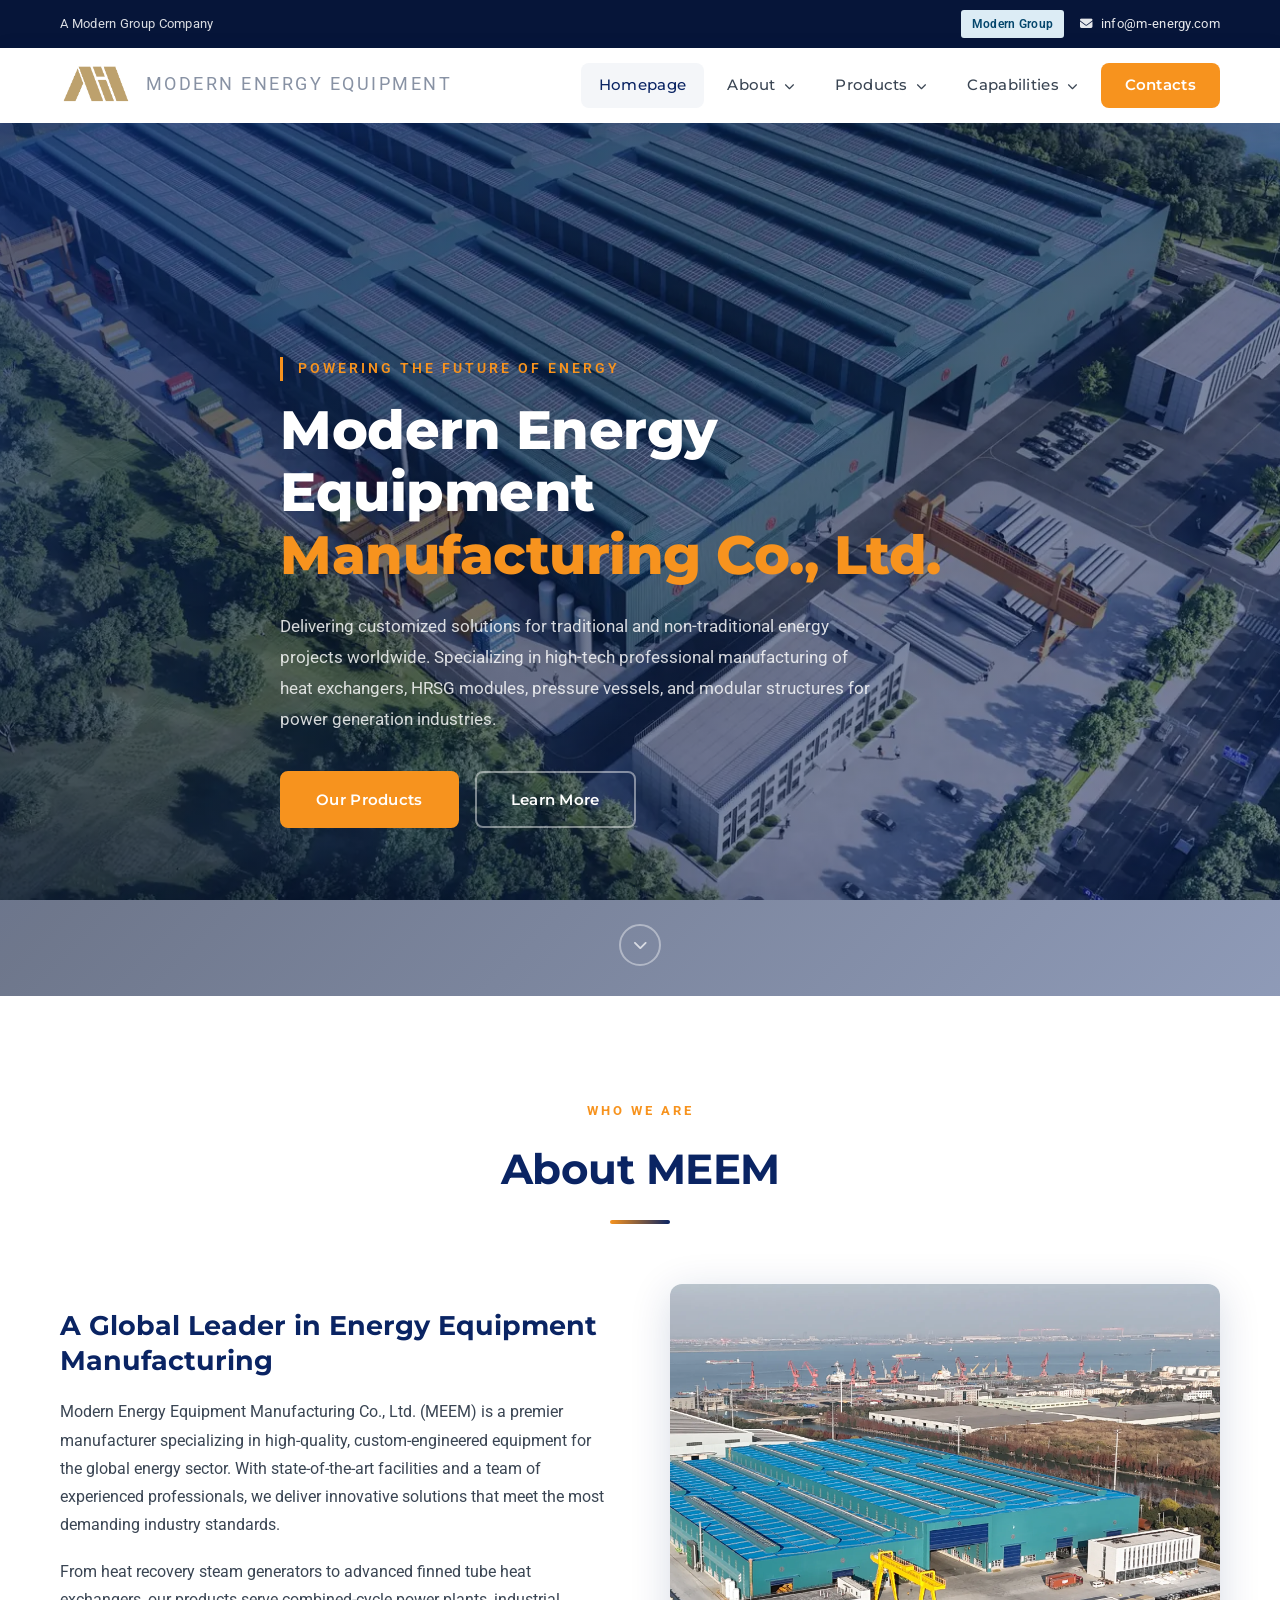
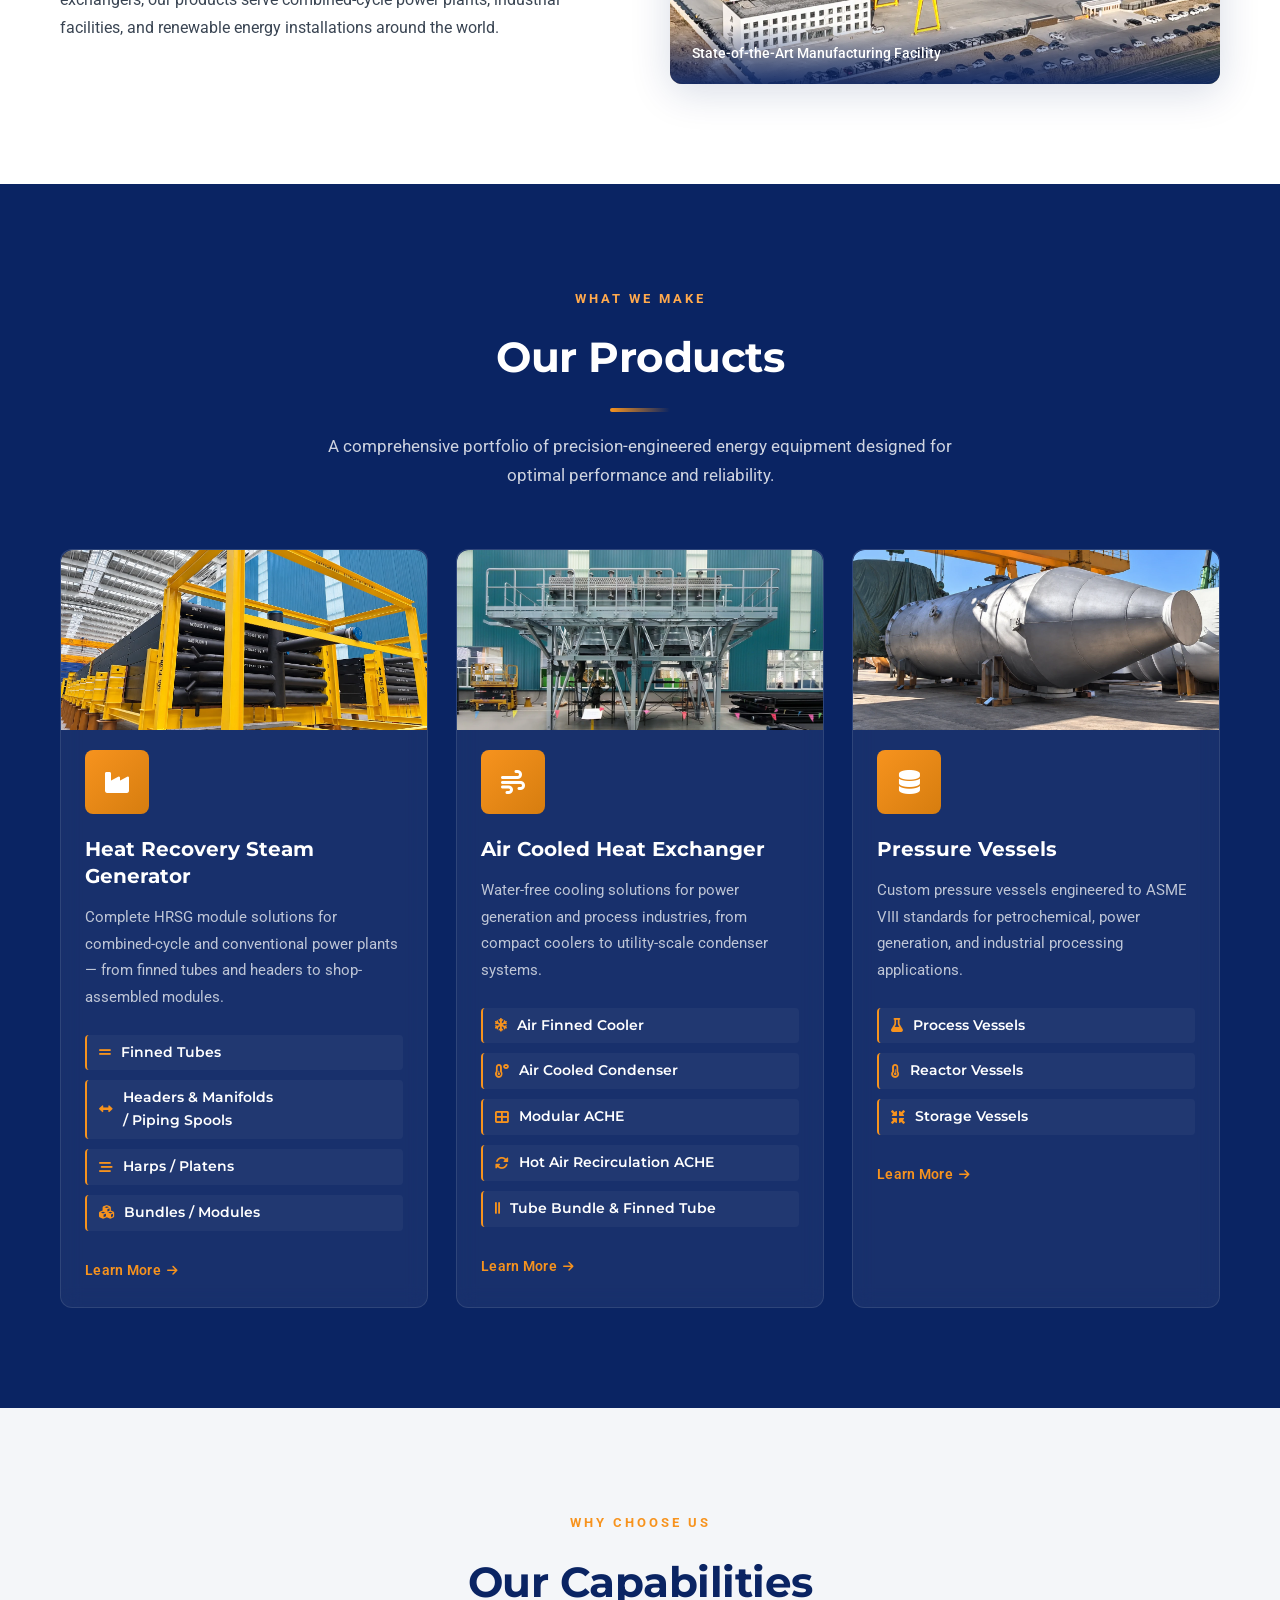
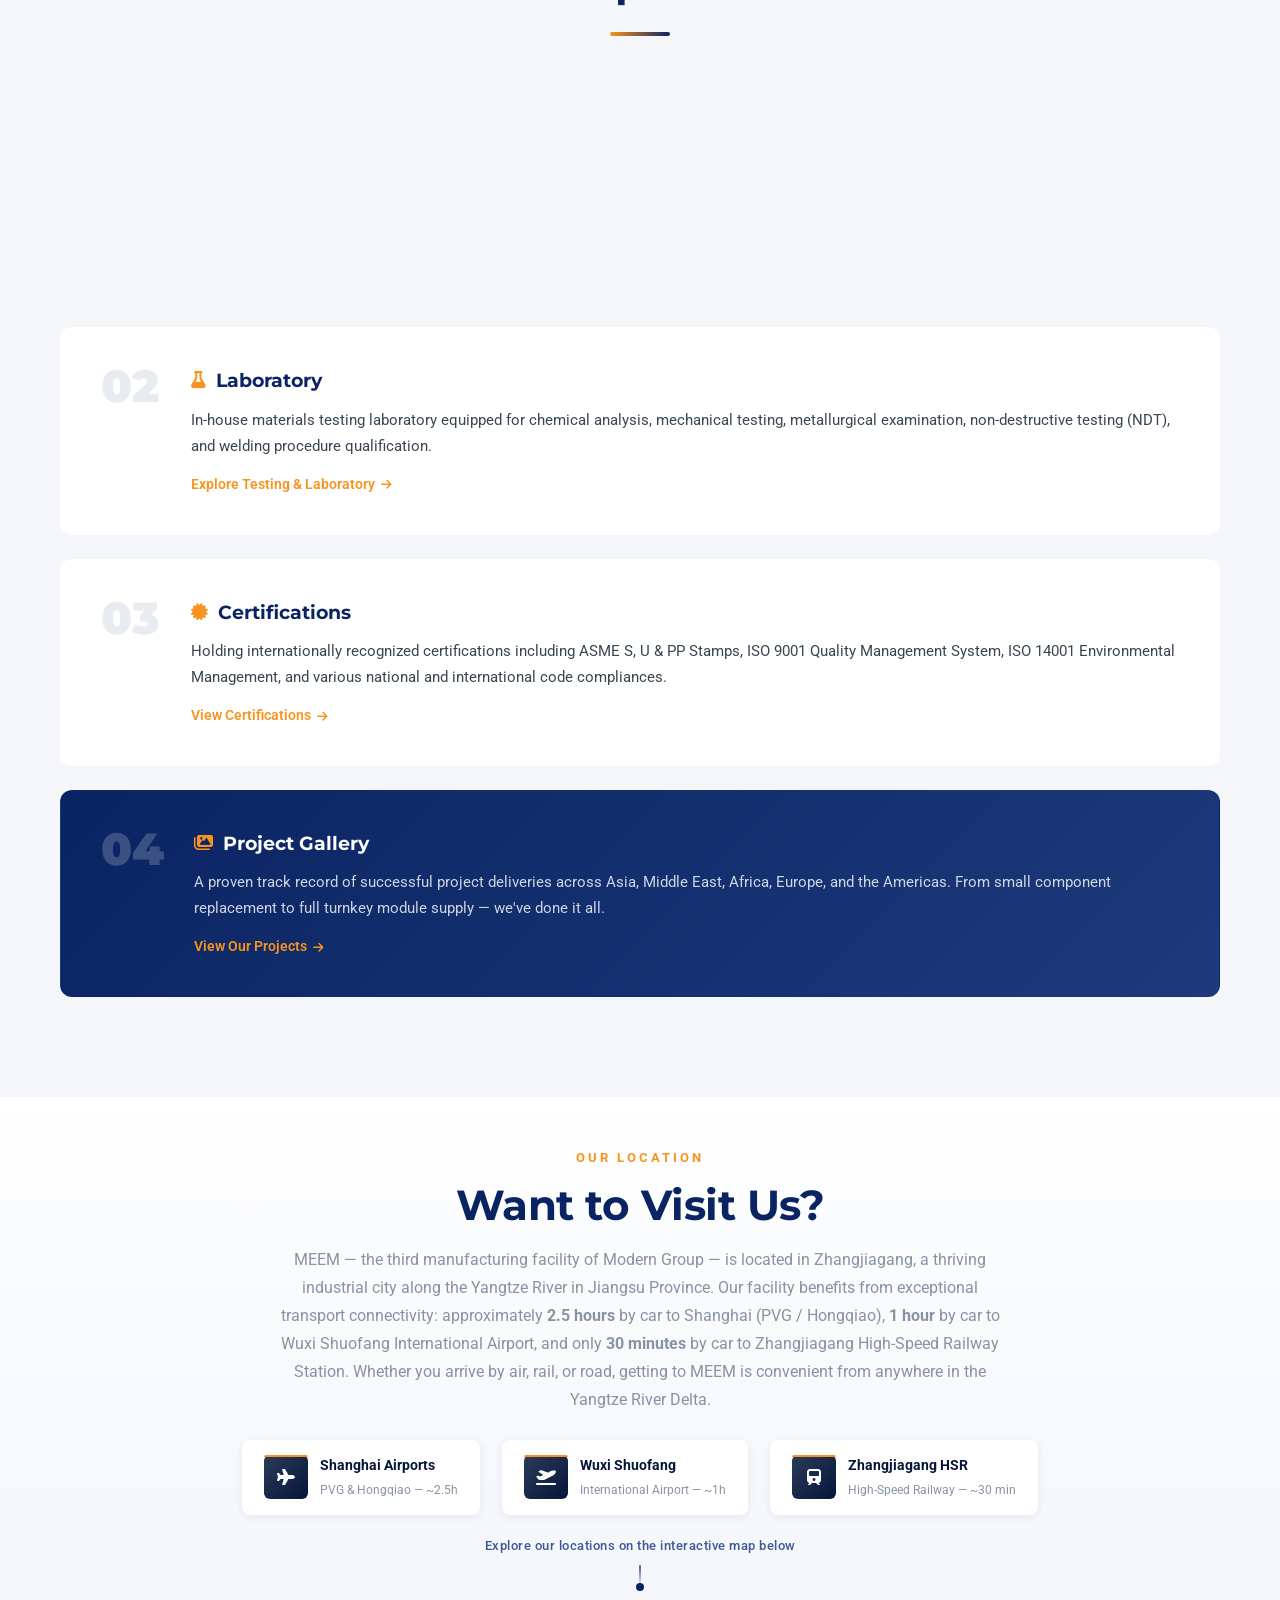
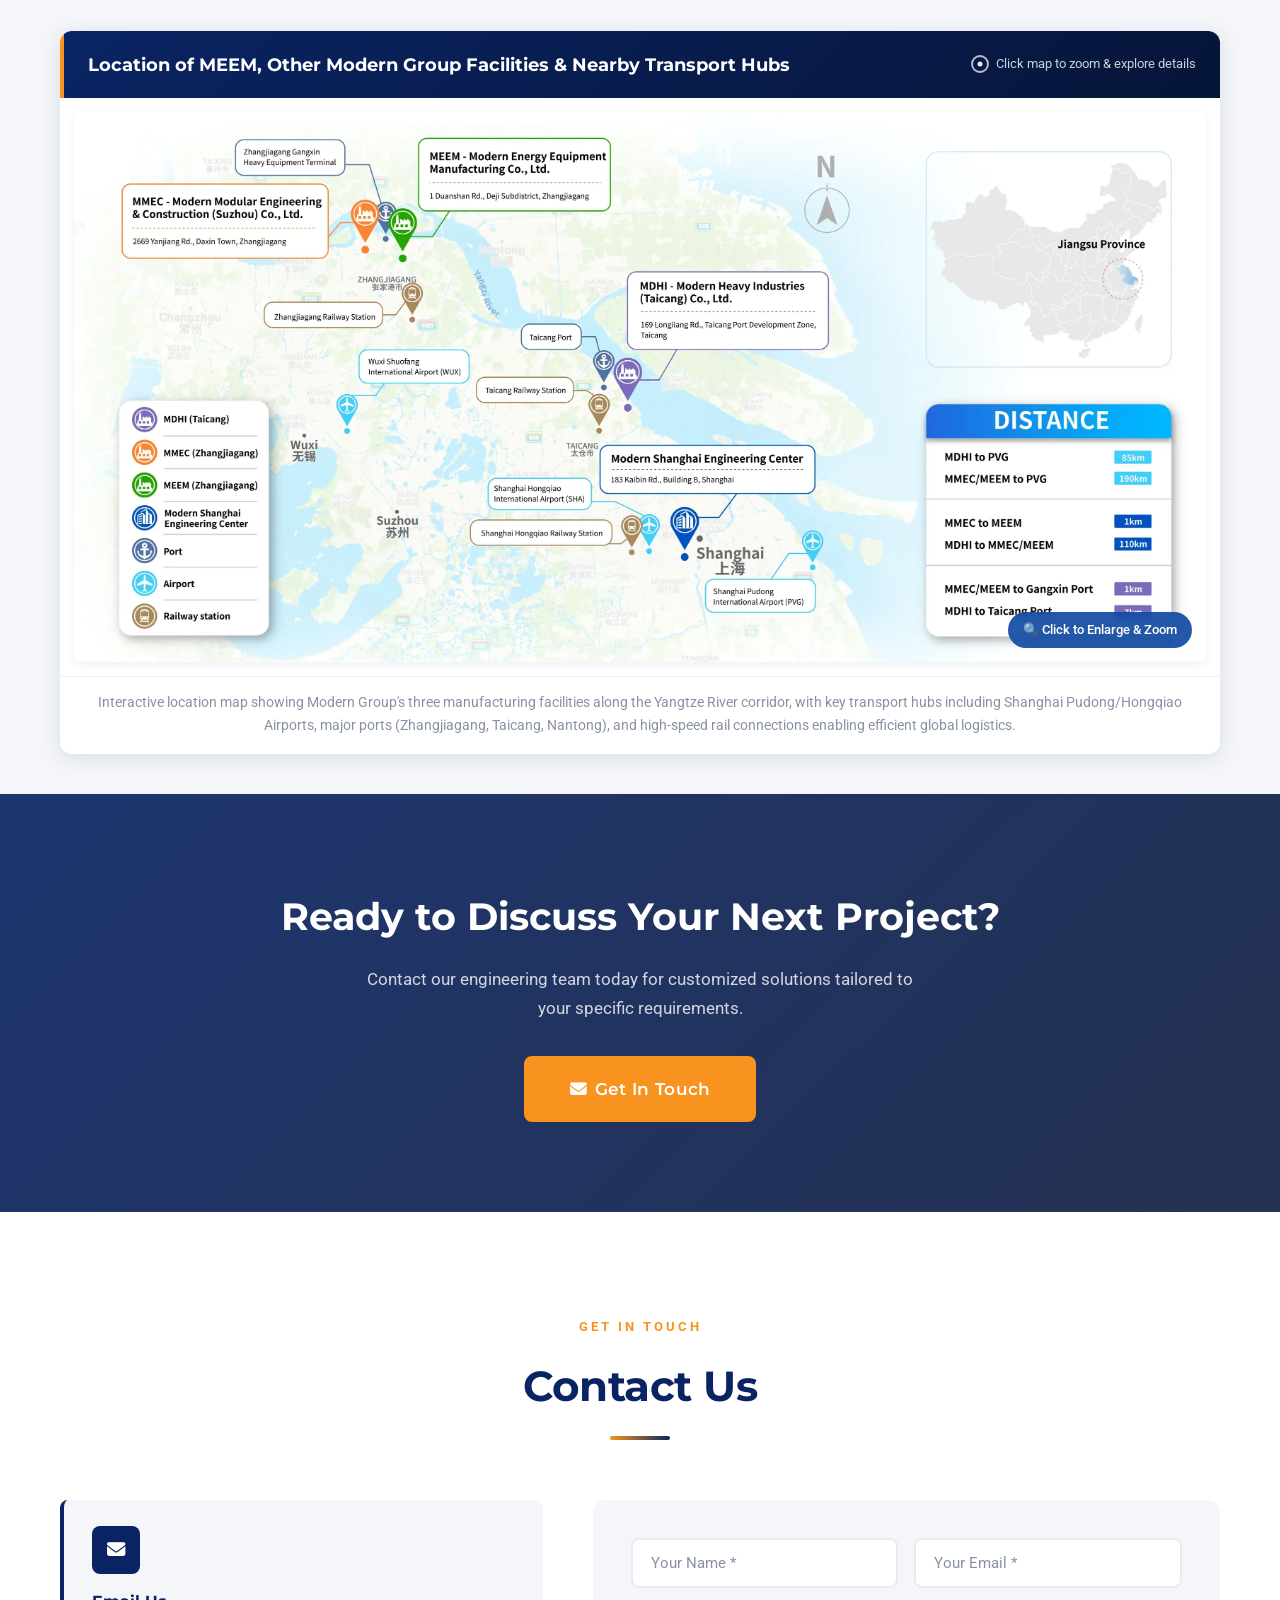
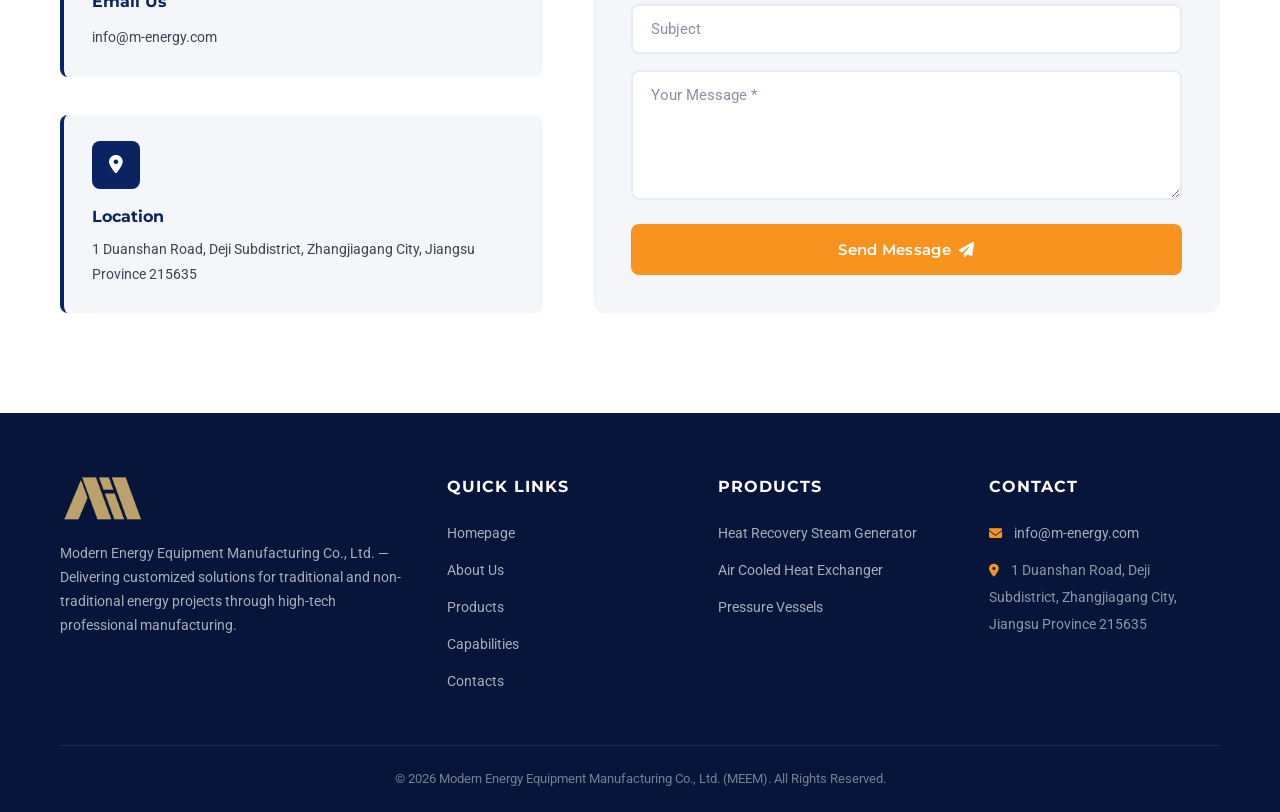
<file: index.html>
<!DOCTYPE html>
<html lang="en">
<head>
    <meta charset="UTF-8">
    <meta name="viewport" content="width=device-width, initial-scale=1.0">
    <title>MEEM | HRSG, Air Cooled Heat Exchanger &amp; Pressure Vessel Manufacturer</title>
    <meta name="description" content="Modern Energy Equipment Manufacturing Co., Ltd. (MEEM) builds HRSG, air cooled heat exchangers, and ASME pressure vessels in Zhangjiagang, China. ASME S/U/PP certified.">
    <script type="application/ld+json">
    {
      "@context": "https://schema.org",
      "@type": "Organization",
      "name": "Modern Energy Equipment Manufacturing Co., Ltd.",
      "alternateName": "MEEM",
      "url": "https://m-energy.com",
      "logo": "https://m-energy.com/images/tablogo.png",
      "email": "info@m-energy.com",
      "address": {
        "@type": "PostalAddress",
        "streetAddress": "1 Duanshan Road, Deji Subdistrict",
        "addressLocality": "Zhangjiagang City",
        "addressRegion": "Jiangsu Province",
        "postalCode": "215635",
        "addressCountry": "CN"
      },
      "description": "MEEM designs and builds HRSG, air cooled heat exchangers, and ASME pressure vessels in Zhangjiagang, China."
    }
    </script>
    <!-- Favicon -->
    <link rel="icon" type="image/png" href="images/iconlogo.png">
    <link rel="shortcut icon" type="image/png" href="images/iconlogo.png">
    <link rel="stylesheet" href="css/styles.css?v=20261102-group-header">
    <!-- Google Fonts -->
    <link href="https://fonts.googleapis.com/css2?family=Roboto:wght@300;400;500;700;900&family=Montserrat:wght@400;600;700;800&display=swap" rel="stylesheet">
    <!-- Font Awesome for icons -->
    <link rel="stylesheet" href="https://cdnjs.cloudflare.com/ajax/libs/font-awesome/6.5.1/css/all.min.css">

    <!-- Interactive Map Styles -->
    <style>
        .map-section { padding:28px 0 40px; background:var(--off-white); }
        .map-card { background:var(--white); border-radius:var(--radius-lg); box-shadow:var(--shadow-md); overflow:hidden; }
        .map-title-bar { background:linear-gradient(135deg,var(--primary),var(--primary-dark)); padding:18px 24px; display:flex; align-items:center; justify-content:space-between; flex-wrap:wrap; gap:8px; border-left:4px solid var(--secondary); }
        .map-title-bar h3 { color:#fff; font-family:var(--font-heading); font-size:1.15rem; font-weight:700; margin:0; }
        .map-hint-inline { display:flex; align-items:center; gap:7px; color:rgba(255,255,255,0.8); font-size:0.82rem; }
        .map-hint-dot { width:18px;height:18px;border:2px solid rgba(255,255,255,0.7);border-radius:50%;position:relative;flex-shrink:0; }
        .map-hint-dot::after{content:'';position:absolute;top:50%;left:50%;transform:translate(-50%,-50%);width:5px;height:5px;background:rgba(255,255,255,0.9);border-radius:50%;}
        .map-container { padding:14px; cursor:pointer; transition:background 0.25s; }
        .map-container:hover{background:#f8fafc;}
        .map-image-wrapper { border-radius:var(--radius-md); overflow:hidden; box-shadow:var(--shadow-sm); transition:box-shadow 0.3s ease; position:relative; }
        .map-container:hover .map-image-wrapper { box-shadow:0 8px 28px rgba(21,101,192,0.16); }
        .map-image-wrapper img { width:100%;height:auto;display:block;transition:transform 0.4s ease; }
        .map-container:hover .map-image-wrapper img{transform:scale(1.008);}
        .zoom-badge { position:absolute;bottom:14px;right:14px;background:rgba(13,71,161,0.9);color:#fff;padding:7px 15px;border-radius:20px;font-size:0.8rem;font-weight:500;display:flex;align-items:center;gap:6px;backdrop-filter:blur(4px);transition:all 0.3s ease; }
        .map-container:hover .zoom-badge{background:var(--primary); transform:translateY(-2px); }
        .map-caption-text { padding:14px 24px 16px;text-align:center;color:var(--mid-gray);font-size:0.88rem;line-height:1.65;border-top:1px solid #eee; }

        /* Visit Us Transition Section */
        .visit-transition-section { padding:46px 0 16px; background:linear-gradient(180deg, var(--white) 0%, #f7f9fc 60%, var(--off-white) 100%); text-align:center; position:relative; }
        .visit-content { max-width:820px; margin:0 auto; }
        .visit-tag { display:inline-block; font-size:0.82rem; font-weight:700; text-transform:uppercase; letter-spacing:3px; color:var(--secondary); margin-bottom:12px; }
        .visit-text h2 { font-family:var(--font-heading); font-size:2.6rem; font-weight:700; color:var(--primary); margin:0 0 15px; letter-spacing:-0.5px; line-height:1.2; }
        .visit-desc { font-size:1rem; color:var(--mid-gray); line-height:1.75; margin:0 auto 26px; max-width:720px; }
        .visit-highlights { display:flex; justify-content:center; gap:22px; flex-wrap:wrap; }
        .visit-hl-item { display:flex; align-items:center; gap:12px; background:var(--white); padding:14px 22px; border-radius:var(--radius-md); box-shadow:var(--shadow-sm); transition:transform 0.3s ease, box-shadow 0.3s ease; min-width:180px; }
        .visit-hl-item:hover { transform:translateY(-3px); box-shadow:0 6px 24px rgba(10,36,99,0.12); }
        .visit-hl-icon { width:44px;height:44px;background:linear-gradient(135deg, #2a3c5a 0%, var(--primary-dark) 100%);border-radius:6px;display:flex;align-items:center;justify-content:center;color:#fff;font-size:1rem;flex-shrink:0; position:relative; }
        .visit-hl-icon::before{content:'';position:absolute;top:0;left:0;width:100%;height:2px;background:var(--secondary);border-radius:6px 6px 0 0;}
        .visit-hl-text { text-align:left; }
        .visit-hl-text strong { display:block; font-size:0.85rem; color:var(--primary-dark); font-weight:700; }
        .visit-hl-text span { display:block; font-size:0.78rem; color:var(--mid-gray); margin-top:2px; }
        .visit-arrow-hint { margin-top:20px; }
        .visit-arrow-hint span { display:block; font-size:0.82rem; color:var(--primary-accent); letter-spacing:0.5px; font-weight:500; margin-bottom:8px; }
        .visit-arrow-line { width:2px;height:22px;background:linear-gradient(to bottom, var(--primary-accent), transparent); margin:0 auto; position:relative; border-radius:1px; }
        .visit-arrow-dot { width:8px;height:8px;background:var(--primary); border-radius:50%; position:absolute; bottom:-4px;left:50%;transform:translateX(-50%); animation:visitBounce 1.8s ease-in-out infinite; }
        @keyframes visitBounce { 0%,100%{transform:translateX(-50%) translateY(0);opacity:1;} 50%{transform:translateX(-50%) translateY(6px);opacity:0.5;} }

        /* Lightbox */
        .lb-overlay { display:none;position:fixed;inset:0;background:rgba(0,0,0,0.89);z-index:9999;justify-content:center;align-items:center;backdrop-filter:blur(8px);opacity:0;transition:opacity 0.35s ease; }
        .lb-overlay.active{display:flex;opacity:1;}
        .lb-content{ position:relative;max-width:95vw;max-height:95vh;transform:scale(0.92);transition:transform 0.35s cubic-bezier(0.34,1.56,0.64,1); }
        .lb-overlay.active .lb-content{transform:scale(1); }
        .lb-content img{ max-width:95vw;max-height:90vh;object-fit:contain;border-radius:8px;box-shadow:0 20px 80px rgba(0,0,0,0.5);user-select:none;-webkit-user-drag:none;cursor:grab; }
        .lb-content img:active{cursor:grabbing;}
        .lb-close-btn{ position:fixed;top:22px;right:26px;width:46px;height:46px;background:rgba(255,255,255,0.13);border:1px solid rgba(255,255,255,0.24);border-radius:50%;color:#fff;font-size:20px;cursor:pointer;z-index:10001;display:flex;align-items:center;justify-content:center;transition:all 0.3s ease; }
        .lb-close-btn:hover{ background:rgba(255,255,255,0.28); transform:rotate(90deg); }
        .lb-info-bar{ position:fixed;bottom:24px;left:50%;transform:translateX(-50%);background:rgba(13,71,161,0.9);color:#fff;padding:9px 24px;border-radius:24px;font-size:0.82rem;z-index:10001;backdrop-filter:blur(4px);white-space:nowrap; }
        .lb-zoom-controls{ position:fixed;bottom:76px;right:26px;display:flex;flex-direction:column;gap:7px;z-index:10001; }
        .lb-zoom-btn{ width:42px;height:42px;background:rgba(255,255,255,0.13);border:1px solid rgba(255,255,255,0.24);border-radius:10px;color:#fff;font-size:19px;cursor:pointer;display:flex;align-items:center;justify-content:center;transition:all 0.2s ease; }
        .lb-zoom-btn:hover{ background:rgba(255,255,255,0.28); }
        .lb-zoom-level{ position:fixed;bottom:176px;right:26px;background:rgba(0,0,0,0.55);color:#fff;padding:4px 12px;border-radius:12px;font-size:0.76rem;z-index:10001; }
        @media(max-width:768px){
            .visit-transition-section{padding:36px 0 10px;}
            .visit-text h2{font-size:1.7rem;}
            .visit-desc{font-size:0.92rem;margin-bottom:24px;}
            .visit-highlights{flex-direction:column;align-items:center;gap:14px;}
            .visit-hl-item{min-width:auto;width:100%;max-width:320px;justify-content:flex-start;}
            .map-title-bar{flex-direction:column;text-align:center;}
            .map-container{padding:14px;}
            .lb-zoom-controls{bottom:66px;right:14px;}
            .lb-zoom-btn{width:38px;height:38px;}
            .lb-info-bar{font-size:0.75rem;padding:7px 16px;}
        }
        #heat-recovery .product-card-image img { object-position:center 65%; transform:scale(1); transform-origin:center 65%; }
        #heat-recovery:hover .product-card-image img { transform:scale(1.05); }
        #heat-recovery .header-piping-label { display:flex; flex-direction:column; gap:3px; line-height:1.45; }
        #heat-recovery .header-piping-label > span { display:block; }
        #products .sub-product-list.compact li { font-size:0.86rem; font-weight:600; line-height:1.45; }
        #products .sub-product-list.compact li span { font-size:inherit; font-weight:inherit; line-height:inherit; }
        #heat-recovery .piping-label { font-size:inherit; font-weight:inherit; color:inherit; }
        #heat-recovery .header-piping-item > i { align-self:center; flex-shrink:0; }
    </style>
    <link rel="stylesheet" href="css/product-hero-backgrounds.css?v=20261022-balanced">
</head>
<body>

    <!-- ==================== TOP BAR ==================== -->
    <div class="top-bar group-affiliation-topbar">
        <div class="container">
            <div class="top-bar-left">
                <span class="group-affiliation-label">A Modern Group Company</span>
            </div>
            <div class="top-bar-right">
                <a class="group-site-button" href="https://modernhig.com/">Modern Group</a>
                <a class="group-email" href="mailto:info@m-energy.com"><i class="fas fa-envelope" aria-hidden="true"></i> info@m-energy.com</a>
            </div>
        </div>
    </div>

    <!-- ==================== NAVIGATION ==================== -->
    <header class="main-header" id="mainHeader">
        <div class="container">
            <nav class="navbar">
                <!-- Logo -->
                <a href="#homepage" class="logo">
                    <img src="images/tablogo.png" alt="MEEM - Modern Energy Equipment Manufacturing" class="logo-img" />
                    <span class="logo-sub">Modern Energy Equipment</span>
                </a>

                <!-- Mobile Menu Toggle -->
                <button class="mobile-toggle" id="mobileToggle" aria-label="Toggle Menu">
                    <span></span>
                    <span></span>
                    <span></span>
                </button>

                <!-- Navigation Links -->
                <ul class="nav-menu" id="navMenu">
                    <li><a href="#homepage" class="active">Homepage</a></li>

                    <li class="dropdown">
                        <a href="#about">About <i class="fas fa-chevron-down"></i></a>
                        <ul class="dropdown-menu">
                            <li><a href="about-us.html">About Us</a></li>
                            <li><a href="sustainability.html">Sustainability</a></li>
                            <li><a href="governance.html">Governance</a></li>
                        </ul>
                    </li>

                    <li class="dropdown">
                        <a href="#products">Products <i class="fas fa-chevron-down"></i></a>
                        <ul class="dropdown-menu dropdown-wide">
                            <li><a href="heat-recovery.html">Heat Recovery Steam Generator</a></li>
                            <li><a href="air-cooled.html">Air Cooled Heat Exchanger</a></li>
                            <li><a href="pressure-vessels.html">Pressure Vessels</a></li>
                        </ul>
                    </li>

                    <li class="dropdown">
                        <a href="#capabilities">Capabilities <i class="fas fa-chevron-down"></i></a>
                        <ul class="dropdown-menu">
                            <li><a href="facility.html">Facility &amp; Equipment</a></li>
                            <li><a href="laboratory.html">Laboratory</a></li>
                            <li><a href="certifications.html">Certifications</a></li>
                            <li><a href="project-gallery.html">Project Gallery</a></li>
                        </ul>
                    </li>

                    <li><a href="#contacts" class="btn-nav-contact">Contacts</a></li>
                </ul>
            </nav>
        </div>
    </header>

    <!-- ==================== HERO SECTION ==================== -->
    <section class="hero" id="homepage">
        <div class="hero-overlay"></div>
        <div class="container hero-content">
            <div class="hero-text">
                <span class="hero-tagline">Powering the Future of Energy</span>
                <h1>Modern Energy Equipment<br><span class="highlight">Manufacturing Co., Ltd.</span></h1>
                <p class="hero-description">
                    Delivering customized solutions for traditional and non-traditional energy projects worldwide.
                    Specializing in high-tech professional manufacturing of heat exchangers, HRSG modules,
                    pressure vessels, and modular structures for power generation industries.
                </p>
                <div class="hero-buttons">
                    <a href="#products" class="btn btn-primary">Our Products</a>
                    <a href="about-us.html" class="btn btn-outline">Learn More</a>
                </div>
            </div>
        </div>
        <div class="hero-scroll-indicator">
            <a href="#about-intro"><i class="fas fa-chevron-down"></i></a>
        </div>
    </section>

    <!-- ==================== ABOUT INTRO SECTION ==================== -->
    <section class="section about-intro" id="about-intro">
        <div class="container">
            <div class="section-header">
                <span class="section-tag">Who We Are</span>
                <h2>About MEEM</h2>
                <div class="section-line"></div>
            </div>
            <div class="about-grid">
                <div class="about-content">
                    <h3>A Global Leader in Energy Equipment Manufacturing</h3>
                    <p>
                        Modern Energy Equipment Manufacturing Co., Ltd. (MEEM) is a premier manufacturer
                        specializing in high-quality, custom-engineered equipment for the global energy sector.
                        With state-of-the-art facilities and a team of experienced professionals,
                        we deliver innovative solutions that meet the most demanding industry standards.
                    </p>
                    <p>
                        From heat recovery steam generators to advanced finned tube heat exchangers,
                        our products serve combined-cycle power plants, industrial facilities, and
                        renewable energy installations around the world.
                    </p>
                </div>
                <div class="about-image">
                    <div class="image-frame">
                        <img src="images/workshop_birdview.webp" alt="MEEM Modern Manufacturing Facility" />
                        <div class="image-caption">State-of-the-Art Manufacturing Facility</div>
                    </div>
                </div>
            </div>
        </div>
    </section>

    <!-- ==================== PRODUCTS SECTION ==================== -->
    <section class="section products-section" id="products">
        <div class="container">
            <div class="section-header light">
                <span class="section-tag">What We Make</span>
                <h2>Our Products</h2>
                <div class="section-line"></div>
                <p class="section-desc">
                    A comprehensive portfolio of precision-engineered energy equipment
                    designed for optimal performance and reliability.
                </p>
            </div>

            <div class="products-grid">

                <!-- ========== Category A: Heat Recovery Steam Generator ========== -->
                <div class="product-card product-category" id="heat-recovery">
                    <div class="product-card-image">
                        <img src="images/hrsg-module-bright.webp" alt="Heat Recovery Steam Generator Modules" />
                    </div>
                    <div class="product-icon">
                        <i class="fas fa-industry"></i>
                    </div>
                    <h3>Heat Recovery Steam Generator</h3>
                    <p>Complete HRSG module solutions for combined-cycle and conventional power plants — from finned tubes and headers to shop-assembled modules.</p>
                    <ul class="sub-product-list compact">
                        <li><i class="fas fa-grip-lines"></i> <span>Finned Tubes</span></li>
                        <li class="header-piping-item"><i class="fas fa-arrows-alt-h"></i> <span class="header-piping-label"><span>Headers &amp; Manifolds</span><span class="piping-label">/ Piping Spools</span></span></li>
                        <li><i class="fas fa-stream"></i> <span>Harps / Platens</span></li>
                        <li><i class="fas fa-cubes"></i> <span>Bundles / Modules</span></li>
                    </ul>
                    <a href="heat-recovery.html" class="product-link">Learn More <i class="fas fa-arrow-right"></i></a>
                </div>

                <!-- ========== Category B: Air Cooled Heat Exchanger ========== -->
                <div class="product-card product-category" id="air-cooled">
                    <div class="product-card-image">
                        <img src="images/air_finned_cooler.webp" alt="Air Cooled Heat Exchanger" />
                    </div>
                    <div class="product-icon">
                        <i class="fas fa-wind"></i>
                    </div>
                    <h3>Air Cooled Heat Exchanger</h3>
                    <p>Water-free cooling solutions for power generation and process industries, from compact coolers to utility-scale condenser systems.</p>
                    <ul class="sub-product-list compact">
                        <li><i class="fas fa-snowflake"></i> <span>Air Finned Cooler</span></li>
                        <li><i class="fas fa-temperature-low"></i> <span>Air Cooled Condenser</span></li>
                        <li><i class="fas fa-th-large"></i> <span>Modular ACHE</span></li>
                        <li><i class="fas fa-sync-alt"></i> <span>Hot Air Recirculation ACHE</span></li>
                        <li><i class="fas fa-grip-lines-vertical"></i> <span>Tube Bundle &amp; Finned Tube</span></li>
                    </ul>
                    <a href="air-cooled.html" class="product-link">Learn More <i class="fas fa-arrow-right"></i></a>
                </div>

                <!-- ========== Category C: Pressure Vessels ========== -->
                <div class="product-card product-category" id="pressure-vessels">
                    <div class="product-card-image pv-card-image">
                        <img src="images/pressure_vessel.webp" alt="Pressure Vessel" />
                    </div>
                    <div class="product-icon">
                        <i class="fas fa-database"></i>
                    </div>
                    <h3>Pressure Vessels</h3>
                    <p>Custom pressure vessels engineered to ASME VIII standards for petrochemical, power generation, and industrial processing applications.</p>
                    <ul class="sub-product-list compact">
                        <li><i class="fas fa-flask"></i> <span>Process Vessels</span></li>
                        <li><i class="fas fa-thermometer-half"></i> <span>Reactor Vessels</span></li>
                        <li><i class="fas fa-compress-arrows-alt"></i> <span>Storage Vessels</span></li>
                    </ul>
                    <a href="pressure-vessels.html" class="product-link">Learn More <i class="fas fa-arrow-right"></i></a>
                </div>

            </div>
        </div>
    </section>

    <!-- ==================== CAPABILITIES SECTION ==================== -->
    <section class="section capabilities-section" id="capabilities">
        <div class="container">
            <div class="section-header">
                <span class="section-tag">Why Choose Us</span>
                <h2>Our Capabilities</h2>
                <div class="section-line"></div>
            </div>

            <div class="capabilities-grid">
                <!-- Capability 1: Facility & Equipment -->
                <div class="capability-item">
                    <div class="cap-number">01</div>
                    <div class="cap-content">
                        <h3><i class="fas fa-building"></i> Facility &amp; Equipment</h3>
                        <p>World-class manufacturing facility with dedicated production zones for fabrication, assembly, testing, and quality control. Equipped with advanced CNC cutting, automated welding systems, plate rolling machines, and heavy-duty lifting cranes for large-scale modular assemblies.</p>
                        <a href="facility.html" class="cap-link">Explore Facility &amp; Equipment <i class="fas fa-arrow-right" aria-hidden="true"></i></a>
                    </div>
                </div>

                <!-- Capability 2: Laboratory -->
                <div class="capability-item">
                    <div class="cap-number">02</div>
                    <div class="cap-content">
                        <h3><i class="fas fa-flask"></i> Laboratory</h3>
                        <p>In-house materials testing laboratory equipped for chemical analysis, mechanical testing, metallurgical examination, non-destructive testing (NDT), and welding procedure qualification.</p>
                        <a href="laboratory.html" class="cap-link">Explore Testing &amp; Laboratory <i class="fas fa-arrow-right" aria-hidden="true"></i></a>
                    </div>
                </div>

                <!-- Capability 3: Certifications -->
                <div class="capability-item">
                    <div class="cap-number">03</div>
                    <div class="cap-content">
                        <h3><i class="fas fa-certificate"></i> Certifications</h3>
                        <p>Holding internationally recognized certifications including ASME S, U &amp; PP Stamps, ISO 9001 Quality Management System, ISO 14001 Environmental Management, and various national and international code compliances.</p>
                        <a href="certifications.html" class="cap-link">View Certifications <i class="fas fa-arrow-right" aria-hidden="true"></i></a>
                    </div>
                </div>

                <!-- Capability 4: Project Gallery -->
                <div class="capability-item gallery-highlight">
                    <div class="cap-number">04</div>
                    <div class="cap-content">
                        <h3><i class="fas fa-images"></i> Project Gallery</h3>
                        <p>A proven track record of successful project deliveries across Asia, Middle East, Africa, Europe, and the Americas. From small component replacement to full turnkey module supply — we've done it all.</p>
                        <a href="project-gallery.html" class="cap-link">View Our Projects <i class="fas fa-arrow-right"></i></a>
                    </div>
                </div>
            </div>
        </div>
    </section>

    <!-- ==================== VISIT US / LOCATION TRANSITION ==================== -->
    <section class="visit-transition-section" id="visitUs">
        <div class="container">
            <div class="visit-content">
                <div class="visit-text">
                    <span class="visit-tag">Our Location</span>
                    <h2>Want to Visit Us?</h2>
                    <p class="visit-desc">
                        MEEM — the third manufacturing facility of Modern Group — is located in Zhangjiagang,
                        a thriving industrial city along the Yangtze River in Jiangsu Province.
                        Our facility benefits from exceptional transport connectivity: approximately
                        <strong>2.5 hours </strong>by car to Shanghai (PVG / Hongqiao),
                        <strong>1 hour </strong>by car to Wuxi Shuofang International Airport,
                        and only <strong>30 minutes </strong>by car to Zhangjiagang High-Speed Railway Station.
                        Whether you arrive by air, rail, or road, getting to MEEM is convenient from anywhere in the Yangtze River Delta.
                    </p>
                </div>
                <div class="visit-highlights">
                    <div class="visit-hl-item">
                        <div class="visit-hl-icon"><i class="fas fa-plane"></i></div>
                        <div class="visit-hl-text">
                            <strong>Shanghai Airports</strong>
                            <span>PVG &amp; Hongqiao — ~2.5h</span>
                        </div>
                    </div>
                    <div class="visit-hl-item">
                        <div class="visit-hl-icon"><i class="fas fa-plane-departure"></i></div>
                        <div class="visit-hl-text">
                            <strong>Wuxi Shuofang</strong>
                            <span>International Airport — ~1h</span>
                        </div>
                    </div>
                    <div class="visit-hl-item">
                        <div class="visit-hl-icon"><i class="fas fa-train"></i></div>
                        <div class="visit-hl-text">
                            <strong>Zhangjiagang HSR</strong>
                            <span>High-Speed Railway — ~30 min</span>
                        </div>
                    </div>
                </div>
            </div>
            <div class="visit-arrow-hint">
                <span>Explore our locations on the interactive map below</span>
                <div class="visit-arrow-line"><div class="visit-arrow-dot"></div></div>
            </div>
        </div>
    </section>

    <!-- ==================== INTERACTIVE LOCATION MAP ==================== -->
    <section class="map-section" id="locationMap">
        <div class="container">
            <div class="map-card">
                <div class="map-title-bar">
                    <h3>Location of MEEM, Other Modern Group Facilities &amp; Nearby Transport Hubs</h3>
                    <div class="map-hint-inline">
                        <div class="map-hint-dot"></div>
                        Click map to zoom &amp; explore details
                    </div>
                </div>

                <div class="map-container" onclick="openMapLb()">
                    <div class="map-image-wrapper">
                        <img src="images/location_map_lg.webp" alt="Modern Group Strategic Sites & Nearby Transport Hubs Map" loading="lazy" />
                        <div class="zoom-badge">&#128269; Click to Enlarge &amp; Zoom</div>
                    </div>
                </div>
                <div class="map-caption-text">
                    Interactive location map showing Modern Group's three manufacturing facilities along the Yangtze River corridor,
                    with key transport hubs including Shanghai Pudong/Hongqiao Airports, major ports (Zhangjiagang, Taicang, Nantong),
                    and high-speed rail connections enabling efficient global logistics.
                </div>
            </div>
        </div>
    </section>

    <!-- Lightbox Overlay -->
    <div class="lb-overlay" id="mapLbox" onclick="closeMapLbBg(event)">
        <button class="lb-close-btn" onclick="closeMapLbFn()">&times;</button>
        <div class="lb-zoom-level" id="mLvl">100%</div>
        <div class="lb-zoom-controls">
            <button class="lb-zoom-btn" onclick="mZIn(event)" title="Zoom In">+</button>
            <button class="lb-zoom-btn" onclick="mZOut(event)" title="Zoom Out">&minus;</button>
            <button class="lb-zoom-btn" onclick="mZReset(event)" title="Reset">&#8634;</button>
        </div>
        <div class="lb-content"><img src="images/location_map_lg.webp" alt="Map Full Size" id="mImg" /></div>
        <div class="lb-info-bar">&#128270; Scroll to zoom &bull; Drag to pan &bull; Press Esc to close</div>
    </div>

    <script>
    (function(){
        var lb=document.getElementById('mapLbox'),img=document.getElementById('mImg'),lv=document.getElementById('mLvl'),
            zm=1,tx=0,ty=0,dg=false,sX,sY;
        function u(){ img.style.transform='scale('+zm+') translate('+tx+'px,'+ty+'px)'; lv.textContent=Math.round(zm*100)+'%'; }
        window.openMapLb=function(){ lb.classList.add('active'); document.body.style.overflow='hidden'; zm=1;tx=0;ty=0;u(); };
        window.closeMapLbFn=function(){ lb.classList.remove('active'); document.body.style.overflow=''; };
        window.closeMapLbBg=function(e){ if(e.target===lb) closeMapLbFn(); };
        function z(n){ zm=Math.max(.5,Math.min(5,n)); u(); }
        window.mZIn=function(e){if(e)e.stopPropagation();z(zm+0.3);};
        window.mZOut=function(e){if(e)e.stopPropagation();z(zm-0.3);};
        window.mZReset=function(e){if(e)e.stopPropagation();zm=1;tx=0;ty=0;u();};
        lb.addEventListener('wheel',function(e){e.preventDefault();z(zm+(e.deltaY>0?-0.15:0.15));},{passive:false});
        img.addEventListener('mousedown',function(e){if(zm>1){dg=true;sX=e.clientX-tx;sY=e.clientY-ty;img.style.cursor='grabbing';}});
        document.addEventListener('mousemove',function(e){if(!dg)return;tx=e.clientX-sX;ty=e.clientY-sY;u();});
        document.addEventListener('mouseup',function(){dg=false;img.style.cursor=zm>1?'grab':'default';});
        var tD=0,tZ=1;
        img.addEventListener('touchstart',function(e){if(e.touches.length===2){tD=gDist(e.touches);tZ=zm;}else if(e.touches.length===1&&zm>1){dg=true;sX=e.touches[0].clientX-tx;sY=e.touches[0].clientY-ty;}}, {passive:true});
        img.addEventListener('touchmove',function(e){if(e.touches.length===2){e.preventDefault();z(tZ*gDist(e.touches)/tD);}else if(e.touches.length===1&&dg){tx=e.touches[0].clientX-sX;ty=e.touches[0].clientY-sY;u();}}, {passive:false});
        img.addEventListener('touchend',function(){dg=false;});
        function gDist(t){var dx=t[0].clientX-t[1].clientX,dy=t[0].clientY-t[1].clientY;return Math.sqrt(dx*dx+dy*dy);}
        document.addEventListener('keydown',function(e){if(!lb.classList.contains('active'))return;if(e.key==='Escape')closeMapLbFn();else if(e.key==='+'||e.key==='=')mZIn();else if(e.key==='-')mZOut();else if(e.key==='0')mZReset();});
    })();
    </script>

    <!-- ==================== CTA BANNER ==================== -->
    <section class="cta-banner">
        <div class="container">
            <div class="cta-content">
                <h2>Ready to Discuss Your Next Project?</h2>
                <p>Contact our engineering team today for customized solutions tailored to your specific requirements.</p>
                <a href="mailto:info@m-energy.com" class="btn btn-primary btn-large">
                    <i class="fas fa-envelope"></i> Get In Touch
                </a>
            </div>
        </div>
    </section>

    <!-- ==================== CONTACTS SECTION ==================== -->
    <section class="section contacts-section" id="contacts">
        <div class="container">
            <div class="section-header">
                <span class="section-tag">Get In Touch</span>
                <h2>Contact Us</h2>
                <div class="section-line"></div>
            </div>
            <div class="contact-grid">
                <div class="contact-info">
                    <div class="contact-card">
                        <div class="contact-icon"><i class="fas fa-envelope"></i></div>
                        <h4>Email Us</h4>
                        <a href="mailto:info@m-energy.com">info@m-energy.com</a>
                    </div>
                    <div class="contact-card">
                        <div class="contact-icon"><i class="fas fa-map-marker-alt"></i></div>
                        <h4>Location</h4>
                        <p>1 Duanshan Road, Deji Subdistrict, Zhangjiagang City, Jiangsu Province 215635</p>
                    </div>
                </div>
                <div class="contact-form-wrapper">
                    <form class="contact-form" action="form-handler.php" method="POST">
                        <div class="form-row">
                            <div class="form-group">
                                <input type="text" name="name" placeholder="Your Name *" required>
                            </div>
                            <div class="form-group">
                                <input type="email" name="email" placeholder="Your Email *" required>
                            </div>
                        </div>
                        <div class="form-group">
                            <input type="text" name="subject" placeholder="Subject">
                        </div>
                        <div class="form-group">
                            <textarea name="message" rows="5" placeholder="Your Message *" required></textarea>
                        </div>
                        <button type="submit" class="btn btn-primary btn-full">
                            Send Message <i class="fas fa-paper-plane"></i>
                        </button>
                    </form>
                </div>
            </div>
        </div>
    </section>

    <!-- ==================== FOOTER ==================== -->
    <footer class="main-footer">
        <div class="container">
            <div class="footer-grid">
                <div class="footer-col footer-about">
                    <img src="images/tablogo.png" alt="MEEM Logo" class="footer-logo" />
                    <p>Modern Energy Equipment Manufacturing Co., Ltd. — Delivering customized solutions for traditional and non-traditional energy projects through high-tech professional manufacturing.</p>
                </div>
                <div class="footer-col">
                    <h4>Quick Links</h4>
                    <ul>
                        <li><a href="#homepage">Homepage</a></li>
                        <li><a href="about-us.html">About Us</a></li>
                        <li><a href="#products">Products</a></li>
                        <li><a href="index.html#capabilities">Capabilities</a></li>
                        <li><a href="#contacts">Contacts</a></li>
                    </ul>
                </div>
                <div class="footer-col">
                    <h4>Products</h4>
                    <ul>
                        <li><a href="heat-recovery.html">Heat Recovery Steam Generator</a></li>
                        <li><a href="air-cooled.html">Air Cooled Heat Exchanger</a></li>
                        <li><a href="pressure-vessels.html">Pressure Vessels</a></li>
                    </ul>
                </div>
                <div class="footer-col">
                    <h4>Contact</h4>
                    <ul>
                        <li><i class="fas fa-envelope"></i> <a href="mailto:info@m-energy.com">info@m-energy.com</a></li>
                        <li><i class="fas fa-map-marker-alt"></i> <span>1 Duanshan Road, Deji Subdistrict, Zhangjiagang City, Jiangsu Province 215635</span></li>
                    </ul>
                </div>
            </div>
            <div class="footer-bottom">
                <p>&copy; 2026 Modern Energy Equipment Manufacturing Co., Ltd. (MEEM). All Rights Reserved.</p>
            </div>
        </div>
    </footer>

    <!-- Back to Top Button -->
    <button class="back-to-top" id="backToTop" aria-label="Back to Top">
        <i class="fas fa-chevron-up"></i>
    </button>

    <!-- JavaScript -->
    <script src="script.js?v=20261102-group-header"></script>
</body>
</html>
</file>
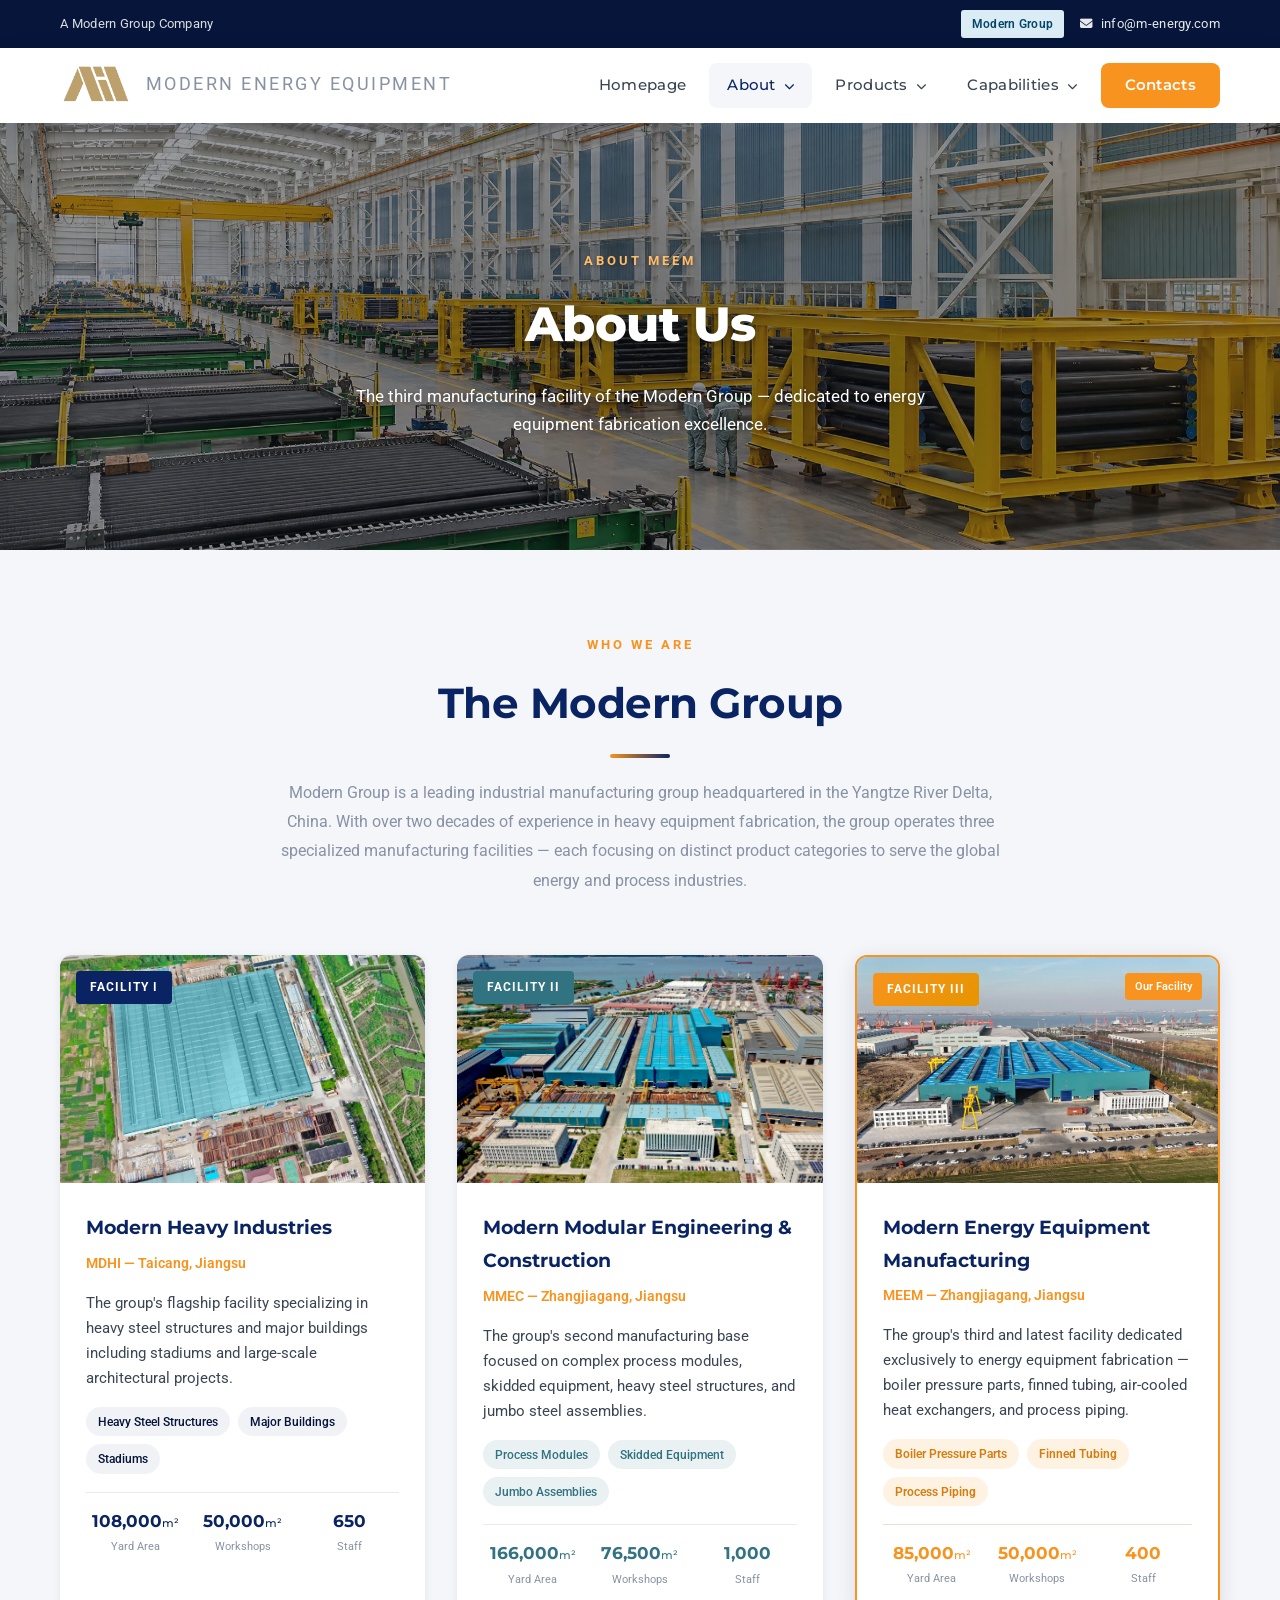
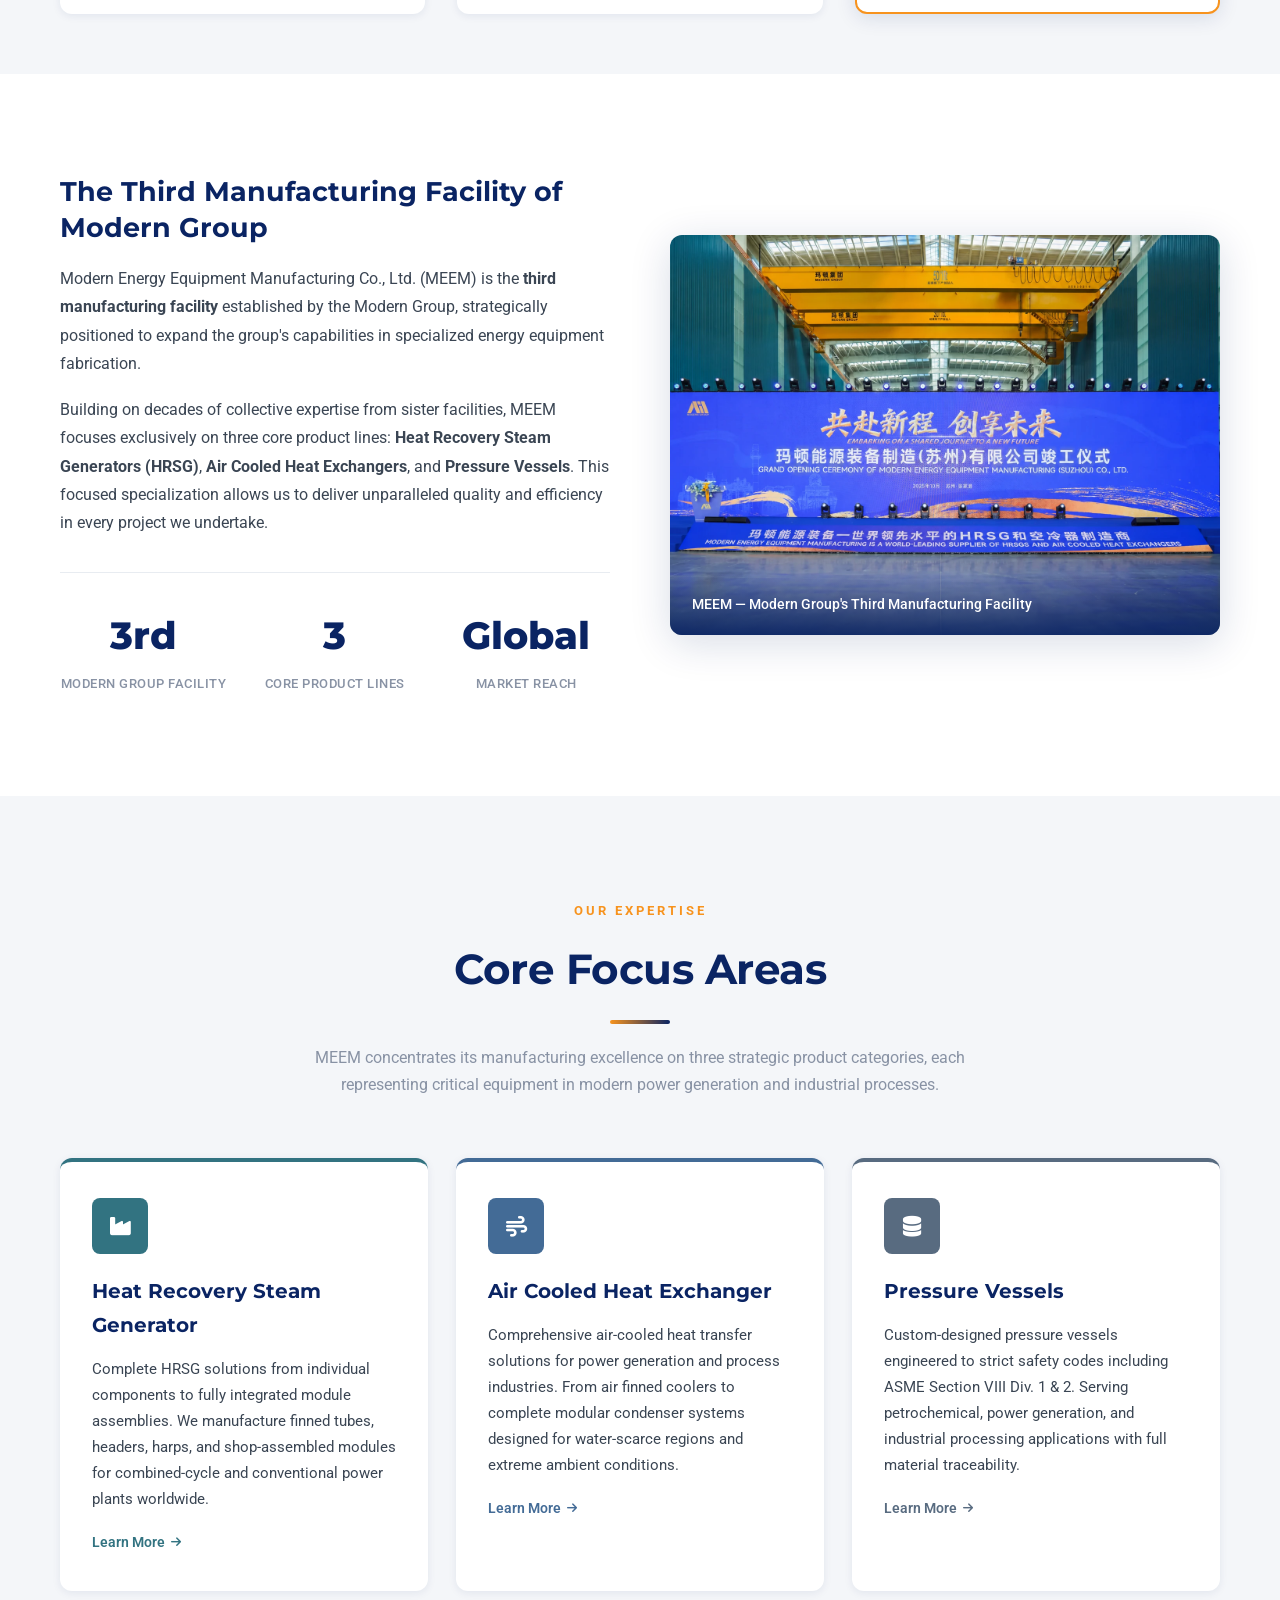
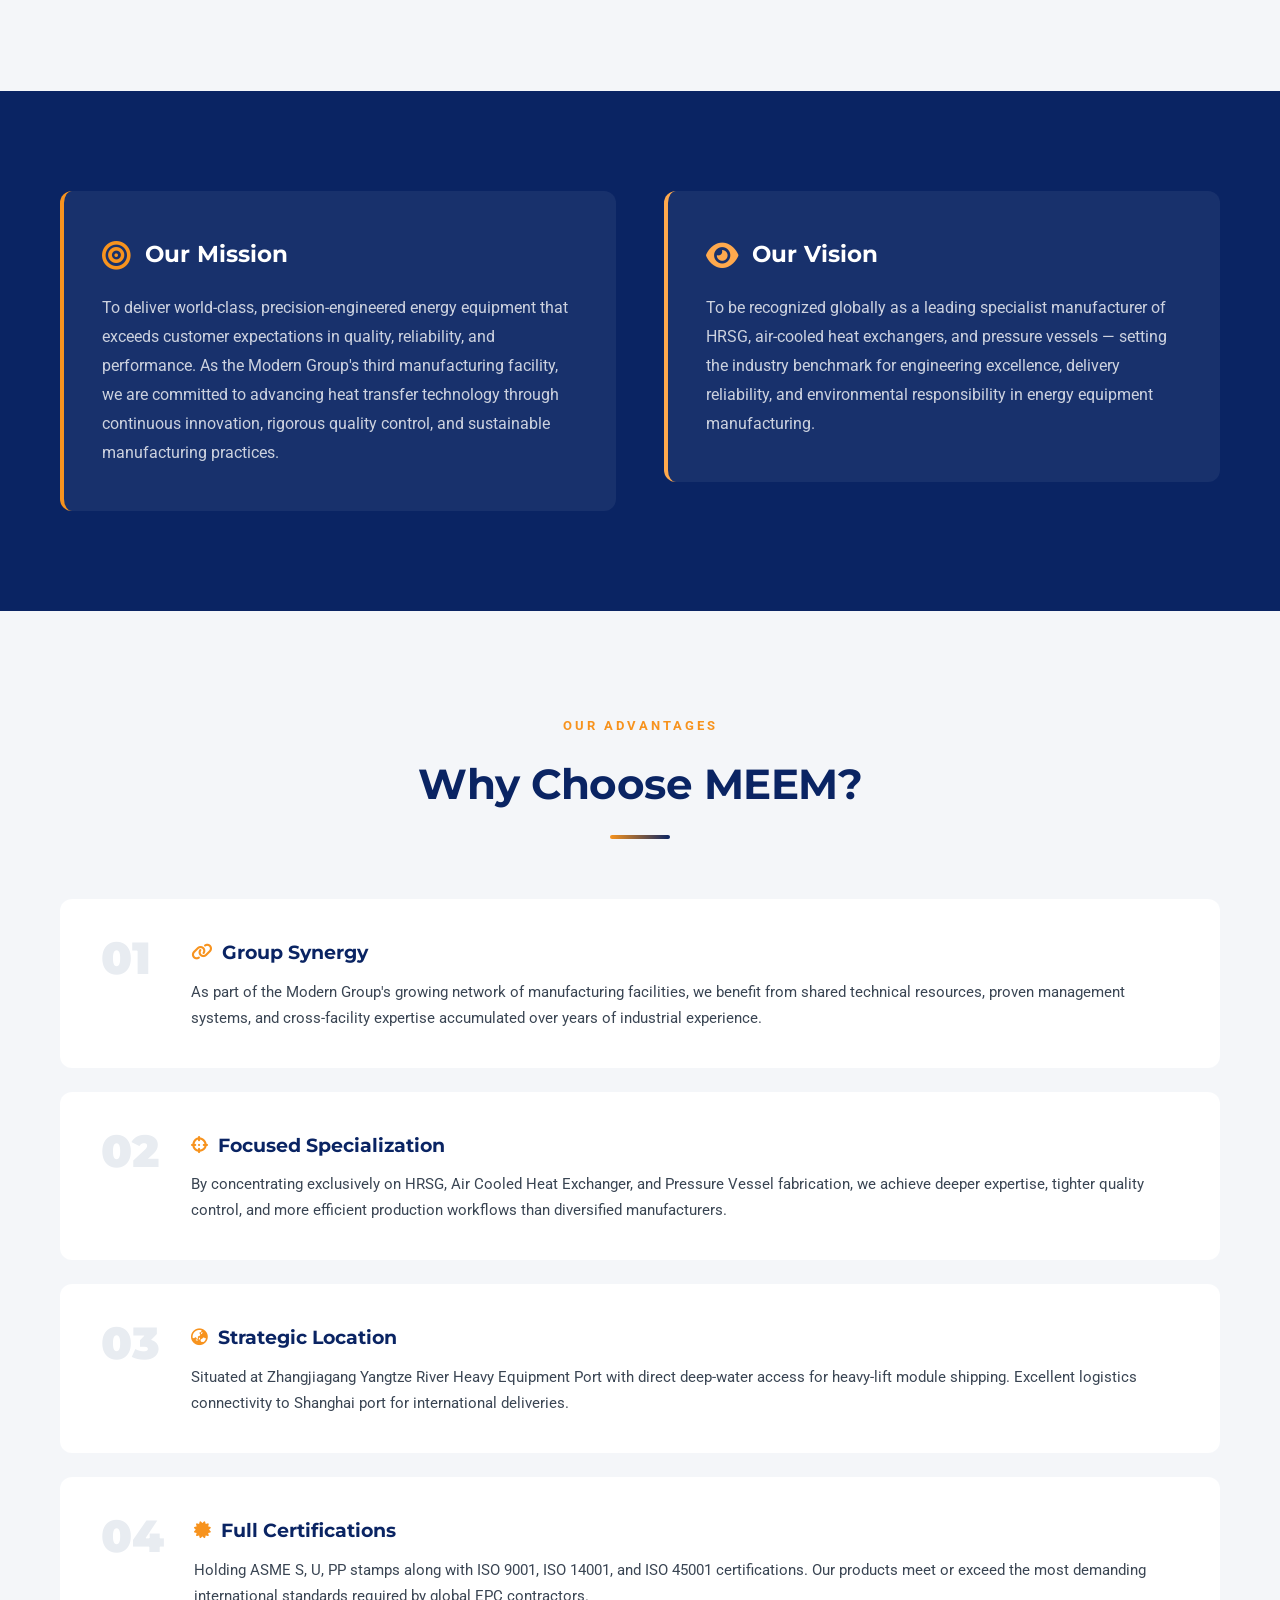
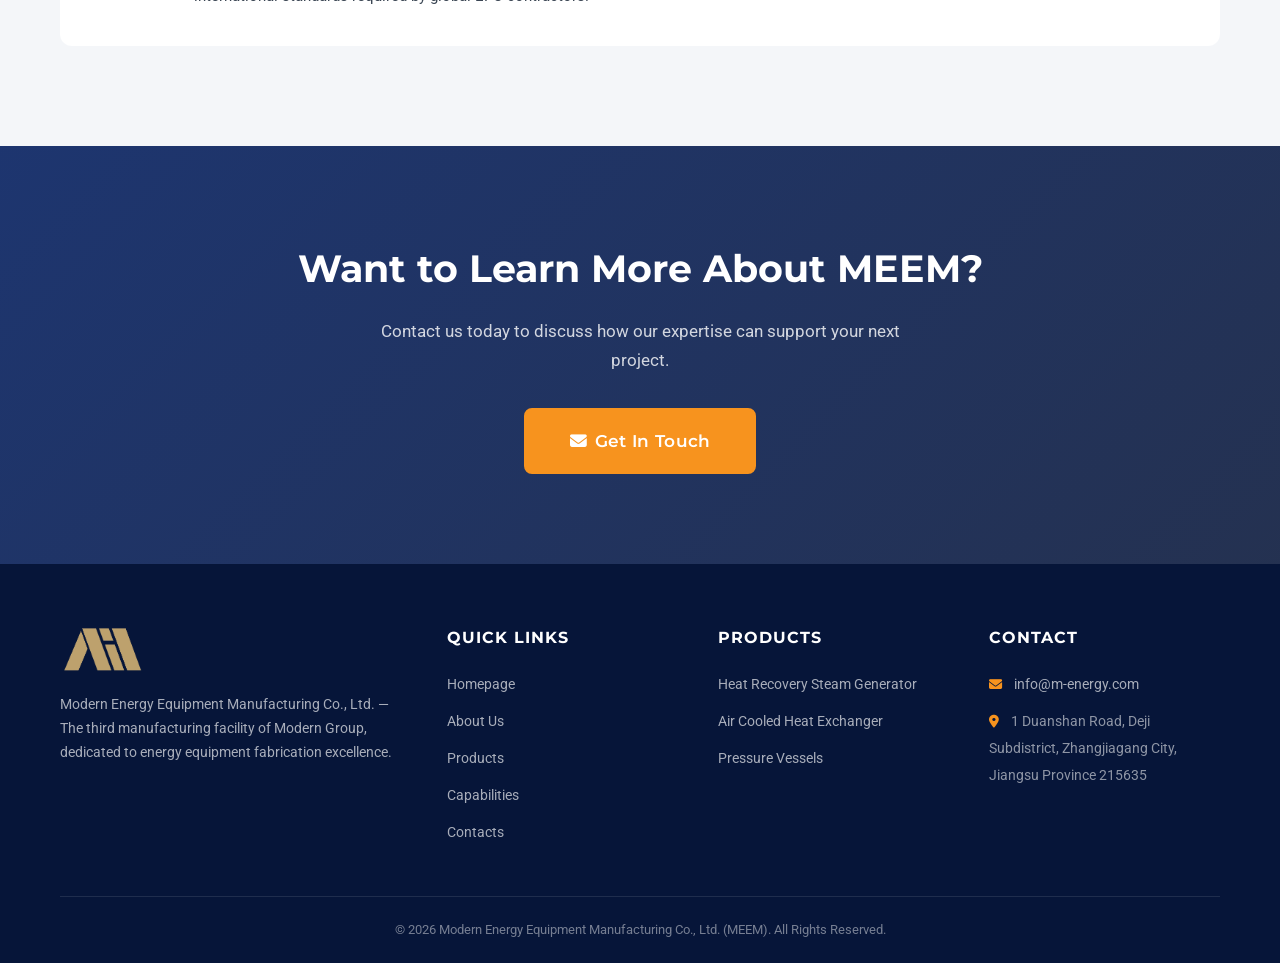
<file: about-us.html>
<!DOCTYPE html>
<html lang="en">
<head>
    <meta charset="UTF-8">
    <meta name="viewport" content="width=device-width, initial-scale=1.0">
    <title>About MEEM | Energy Equipment Manufacturer in Zhangjiagang</title>
    <meta name="description" content="Learn about MEEM, Modern Group's specialized energy equipment facility in Zhangjiagang. 85,000 m² yard, ASME certified, focused on HRSG, ACHE and pressure vessels.">
    <link rel="stylesheet" href="css/styles.css?v=20261102-group-header">
    <!-- Google Fonts -->
    <link href="https://fonts.googleapis.com/css2?family=Roboto:wght@300;400;500;700;900&family=Montserrat:wght@400;600;700;800&display=swap" rel="stylesheet">
    <!-- Font Awesome for icons -->
    <link rel="stylesheet" href="https://cdnjs.cloudflare.com/ajax/libs/font-awesome/6.5.1/css/all.min.css">
    <link rel="icon" type="image/png" href="images/iconlogo.png">
    <link rel="shortcut icon" type="image/png" href="images/iconlogo.png">
    <link rel="stylesheet" href="css/product-hero-backgrounds.css?v=20261022-balanced">
</head>
<body>

    <!-- ==================== TOP BAR ==================== -->
    <div class="top-bar group-affiliation-topbar">
        <div class="container">
            <div class="top-bar-left">
                <span class="group-affiliation-label">A Modern Group Company</span>
            </div>
            <div class="top-bar-right">
                <a class="group-site-button" href="https://modernhig.com/">Modern Group</a>
                <a class="group-email" href="mailto:info@m-energy.com"><i class="fas fa-envelope" aria-hidden="true"></i> info@m-energy.com</a>
            </div>
        </div>
    </div>

    <!-- ==================== NAVIGATION ==================== -->
    <header class="main-header" id="mainHeader">
        <div class="container">
            <nav class="navbar">
                <a href="index.html" class="logo">
                    <img src="images/tablogo.png" alt="MEEM Logo" class="logo-img" />
                    <span class="logo-sub">Modern Energy Equipment</span>
                </a>
                <button class="mobile-toggle" id="mobileToggle" aria-label="Toggle Menu">
                    <span></span><span></span><span></span>
                </button>
                <ul class="nav-menu" id="navMenu">
                    <li><a href="index.html">Homepage</a></li>
                    <li class="dropdown active">
                        <a href="#" class="active">About <i class="fas fa-chevron-down"></i></a>
                        <ul class="dropdown-menu">
                            <li><a href="about-us.html" style="color:var(--primary);font-weight:600;">About Us</a></li>
                            <li><a href="sustainability.html">Sustainability</a></li>
                            <li><a href="governance.html">Governance</a></li>
                        </ul>
                    </li>
                    <li class="dropdown">
                        <a href="index.html#products">Products <i class="fas fa-chevron-down"></i></a>
                        <ul class="dropdown-menu dropdown-wide">
                            <li><a href="heat-recovery.html">Heat Recovery Steam Generator</a></li>
                            <li><a href="air-cooled.html">Air Cooled Heat Exchanger</a></li>
                            <li><a href="pressure-vessels.html">Pressure Vessels</a></li>
                        </ul>
                    </li>
                    <li class="dropdown">
                        <a href="index.html#capabilities">Capabilities <i class="fas fa-chevron-down"></i></a>
                        <ul class="dropdown-menu">
                            <li><a href="facility.html">Facility &amp; Equipment</a></li>
                            <li><a href="laboratory.html">Laboratory</a></li>
                            <li><a href="certifications.html">Certifications</a></li>
                            <li><a href="project-gallery.html">Project Gallery</a></li>
                        </ul>
                    </li>
                    <li><a href="index.html#contacts" class="btn-nav-contact">Contacts</a></li>
                </ul>
            </nav>
        </div>
    </header>

    <!-- ==================== PAGE HERO BANNER ==================== -->
    <section class="page-hero product-photo-hero" style="--product-hero-image:url('../images/hero-17-about-natural.webp');margin-top:75px;background:linear-gradient(135deg, var(--primary) 0%, var(--primary-dark) 60%, #0d2b6e 100%);padding:100px 0 70px;text-align:center;position:relative;overflow:hidden;">
        <div style="position:absolute;top:-50px;right:-50px;width:300px;height:300px;border-radius:50%;background:rgba(247,147,30,0.08);filter:blur(40px);"></div>
        <div style="position:absolute;bottom:-80px;left:-40px;width:250px;height:250px;border-radius:50%;background:rgba(255,255,255,0.04);filter:blur(30px);"></div>
        <div class="container" style="position:relative;z-index:2;">
            <span style="display:inline-block;font-size:0.82rem;font-weight:700;text-transform:uppercase;letter-spacing:3px;color:var(--secondary);margin-bottom:12px;">About MEEM</span>
            <h1 style="font-family:var(--font-heading);font-size:3rem;font-weight:800;color:var(--white);letter-spacing:-0.5px;margin-bottom:16px;">About Us</h1>
            <p style="max-width:580px;margin:0 auto;font-size:1.05rem;color:rgba(255,255,255,0.75);line-height:1.7;">The third manufacturing facility of the Modern Group &mdash; dedicated to energy equipment fabrication excellence.</p>
        </div>
    </section>

    <!-- ==================== MODERN GROUP INTRODUCTION ==================== -->
    <section class="section" style="background:var(--off-white);padding:80px 0 60px;">
        <div class="container">
            <div class="section-header">
                <span class="section-tag">Who We Are</span>
                <h2>The Modern Group</h2>
                <div class="section-line"></div>
                <p style="max-width:720px;margin:0 auto;color:var(--mid-gray);font-size:1.02rem;line-height:1.8;">
                    Modern Group is a leading industrial manufacturing group headquartered in the Yangtze River Delta, China.
                    With over two decades of experience in heavy equipment fabrication, the group operates three specialized
                    manufacturing facilities &mdash; each focusing on distinct product categories to serve the global energy and
                    process industries.
                </p>
            </div>

            <!-- Three Manufacturing Facilities -->
            <div style="display:grid;grid-template-columns:repeat(auto-fit,minmax(340px,1fr));gap:32px;margin-top:48px;">
                <!-- Facility 1: MDHI -->
                <div style="background:var(--white);border-radius:var(--radius-lg);overflow:hidden;box-shadow:var(--shadow-sm);transition:var(--transition-normal);" onmouseover="this.style.transform='translateY(-6px)';this.style.boxShadow='var(--shadow-md)'" onmouseout="this.style.transform='none';this.style.boxShadow='var(--shadow-sm)'">
                    <div style="position:relative;overflow:hidden;aspect-ratio:16/10;background:#e8ecf1;">
                        <img src="images/MDHI_overview.webp" alt="MDHI Manufacturing Facility" style="width:100%;height:100%;object-fit:cover;display:block;" />
                        <div style="position:absolute;top:16px;left:16px;background:var(--primary);color:var(--white);padding:6px 14px;border-radius:var(--radius-sm);font-size:0.75rem;font-weight:700;text-transform:uppercase;letter-spacing:1px;">Facility I</div>
                    </div>
                    <div style="padding:28px 26px 24px;">
                        <h3 style="font-family:var(--font-heading);font-size:1.2rem;font-weight:700;color:var(--primary);margin-bottom:8px;">Modern Heavy Industries</h3>
                        <p style="font-size:0.85rem;color:var(--secondary);font-weight:600;margin-bottom:16px;">MDHI &mdash; Taicang, Jiangsu</p>
                        <p style="font-size:0.92rem;color:var(--dark-gray);line-height:1.7;margin-bottom:16px;">
                            The group's flagship facility specializing in heavy steel structures and major buildings
                            including stadiums and large-scale architectural projects.
                        </p>
                        <div style="display:flex;flex-wrap:wrap;gap:8px;margin-bottom:18px;">
                            <span style="background:rgba(13,43,110,0.06);color:var(--primary-dark);padding:4px 12px;border-radius:20px;font-size:0.78rem;font-weight:500;">Heavy Steel Structures</span>
                            <span style="background:rgba(13,43,110,0.06);color:var(--primary-dark);padding:4px 12px;border-radius:20px;font-size:0.78rem;font-weight:500;">Major Buildings</span>
                            <span style="background:rgba(13,43,110,0.06);color:var(--primary-dark);padding:4px 12px;border-radius:20px;font-size:0.78rem;font-weight:500;">Stadiums</span>
                        </div>
                        <div style="border-top:1px solid #eaeaea;padding-top:14px;display:grid;grid-template-columns:repeat(3,1fr);gap:8px;">
                            <div style="text-align:center;">
                                <div style="font-family:var(--font-heading);font-size:1.05rem;font-weight:700;color:var(--primary);">108,000<span style="font-size:0.7rem;font-weight:500;">m&sup2;</span></div>
                                <div style="font-size:0.7rem;color:var(--mid-gray);margin-top:2px;">Yard Area</div>
                            </div>
                            <div style="text-align:center;">
                                <div style="font-family:var(--font-heading);font-size:1.05rem;font-weight:700;color:var(--primary);">50,000<span style="font-size:0.7rem;font-weight:500;">m&sup2;</span></div>
                                <div style="font-size:0.7rem;color:var(--mid-gray);margin-top:2px;">Workshops</div>
                            </div>
                            <div style="text-align:center;">
                                <div style="font-family:var(--font-heading);font-size:1.05rem;font-weight:700;color:var(--primary);">650</div>
                                <div style="font-size:0.7rem;color:var(--mid-gray);margin-top:2px;">Staff</div>
                            </div>
                        </div>
                    </div>
                </div>

                <!-- Facility 2: MMEC -->
                <div style="background:var(--white);border-radius:var(--radius-lg);overflow:hidden;box-shadow:var(--shadow-sm);transition:var(--transition-normal);" onmouseover="this.style.transform='translateY(-6px)';this.style.boxShadow='var(--shadow-md)'" onmouseout="this.style.transform='none';this.style.boxShadow='var(--shadow-sm)'">
                    <div style="position:relative;overflow:hidden;aspect-ratio:16/10;background:#e8ecf1;">
                        <img src="images/MMEC_overview.webp" alt="MMEC Manufacturing Facility" style="width:100%;height:100%;object-fit:cover;display:block;" />
                        <div style="position:absolute;top:16px;left:16px;background:#327381;color:var(--white);padding:6px 14px;border-radius:var(--radius-sm);font-size:0.75rem;font-weight:700;text-transform:uppercase;letter-spacing:1px;">Facility II</div>
                    </div>
                    <div style="padding:28px 26px 24px;">
                        <h3 style="font-family:var(--font-heading);font-size:1.2rem;font-weight:700;color:var(--primary);margin-bottom:8px;">Modern Modular Engineering &amp; Construction</h3>
                        <p style="font-size:0.85rem;color:var(--secondary);font-weight:600;margin-bottom:16px;">MMEC &mdash; Zhangjiagang, Jiangsu</p>
                        <p style="font-size:0.92rem;color:var(--dark-gray);line-height:1.7;margin-bottom:16px;">
                            The group's second manufacturing base focused on complex process modules,
                            skidded equipment, heavy steel structures, and jumbo steel assemblies.
                        </p>
                        <div style="display:flex;flex-wrap:wrap;gap:8px;margin-bottom:18px;">
                            <span style="background:rgba(50,115,129,0.10);color:#327381;padding:4px 12px;border-radius:20px;font-size:0.78rem;font-weight:500;">Process Modules</span>
                            <span style="background:rgba(50,115,129,0.10);color:#327381;padding:4px 12px;border-radius:20px;font-size:0.78rem;font-weight:500;">Skidded Equipment</span>
                            <span style="background:rgba(50,115,129,0.10);color:#327381;padding:4px 12px;border-radius:20px;font-size:0.78rem;font-weight:500;">Jumbo Assemblies</span>
                        </div>
                        <div style="border-top:1px solid #eaeaea;padding-top:14px;display:grid;grid-template-columns:repeat(3,1fr);gap:8px;">
                            <div style="text-align:center;">
                                <div style="font-family:var(--font-heading);font-size:1.05rem;font-weight:700;color:#327381;">166,000<span style="font-size:0.7rem;font-weight:500;">m&sup2;</span></div>
                                <div style="font-size:0.7rem;color:var(--mid-gray);margin-top:2px;">Yard Area</div>
                            </div>
                            <div style="text-align:center;">
                                <div style="font-family:var(--font-heading);font-size:1.05rem;font-weight:700;color:#327381;">76,500<span style="font-size:0.7rem;font-weight:500;">m&sup2;</span></div>
                                <div style="font-size:0.7rem;color:var(--mid-gray);margin-top:2px;">Workshops</div>
                            </div>
                            <div style="text-align:center;">
                                <div style="font-family:var(--font-heading);font-size:1.05rem;font-weight:700;color:#327381;">1,000</div>
                                <div style="font-size:0.7rem;color:var(--mid-gray);margin-top:2px;">Staff</div>
                            </div>
                        </div>
                    </div>
                </div>

                <!-- Facility 3: MEEM (Current) -->
                <div style="background:var(--white);border-radius:var(--radius-lg);overflow:hidden;box-shadow:var(--shadow-md);border:2px solid var(--secondary);transition:var(--transition-normal);" onmouseover="this.style.transform='translateY(-6px)';this.style.boxShadow='var(--shadow-lg)'" onmouseout="this.style.transform='none';this.style.boxShadow='var(--shadow-md)'">
                    <div style="position:relative;overflow:hidden;aspect-ratio:16/10;background:#e8ecf1;">
                        <img src="images/MEEM_overview.webp" alt="MEEM Manufacturing Facility" style="width:100%;height:100%;object-fit:cover;display:block;" />
                        <div style="position:absolute;top:16px;left:16px;background:linear-gradient(135deg,var(--secondary),#e69500);color:var(--white);padding:6px 14px;border-radius:var(--radius-sm);font-size:0.75rem;font-weight:700;text-transform:uppercase;letter-spacing:1px;">Facility III</div>
                        <div style="position:absolute;top:16px;right:16px;background:var(--secondary);color:var(--white);padding:4px 10px;border-radius:var(--radius-sm);font-size:0.7rem;font-weight:600;">Our Facility</div>
                    </div>
                    <div style="padding:28px 26px 24px;">
                        <h3 style="font-family:var(--font-heading);font-size:1.2rem;font-weight:700;color:var(--primary);margin-bottom:8px;">Modern Energy Equipment Manufacturing</h3>
                        <p style="font-size:0.85rem;color:var(--secondary);font-weight:600;margin-bottom:16px;">MEEM &mdash; Zhangjiagang, Jiangsu</p>
                        <p style="font-size:0.92rem;color:var(--dark-gray);line-height:1.7;margin-bottom:16px;">
                            The group's third and latest facility dedicated exclusively to energy equipment
                            fabrication &mdash; boiler pressure parts, finned tubing, air-cooled heat exchangers, and process piping.
                        </p>
                        <div style="display:flex;flex-wrap:wrap;gap:8px;margin-bottom:18px;">
                            <span style="background:rgba(247,147,30,0.12);color:var(--secondary-dark);padding:4px 12px;border-radius:20px;font-size:0.78rem;font-weight:600;">Boiler Pressure Parts</span>
                            <span style="background:rgba(247,147,30,0.12);color:var(--secondary-dark);padding:4px 12px;border-radius:20px;font-size:0.78rem;font-weight:600;">Finned Tubing</span>
                            <span style="background:rgba(247,147,30,0.12);color:var(--secondary-dark);padding:4px 12px;border-radius:20px;font-size:0.78rem;font-weight:600;">Process Piping</span>
                        </div>
                        <div style="border-top:1px solid #e8e0d0;padding-top:14px;display:grid;grid-template-columns:repeat(3,1fr);gap:8px;">
                            <div style="text-align:center;">
                                <div style="font-family:var(--font-heading);font-size:1.05rem;font-weight:700;color:var(--secondary);">85,000<span style="font-size:0.7rem;font-weight:500;">m&sup2;</span></div>
                                <div style="font-size:0.7rem;color:var(--mid-gray);margin-top:2px;">Yard Area</div>
                            </div>
                            <div style="text-align:center;">
                                <div style="font-family:var(--font-heading);font-size:1.05rem;font-weight:700;color:var(--secondary);">50,000<span style="font-size:0.7rem;font-weight:500;">m&sup2;</span></div>
                                <div style="font-size:0.7rem;color:var(--mid-gray);margin-top:2px;">Workshops</div>
                            </div>
                            <div style="text-align:center;">
                                <div style="font-family:var(--font-heading);font-size:1.05rem;font-weight:700;color:var(--secondary);">400</div>
                                <div style="font-size:0.7rem;color:var(--mid-gray);margin-top:2px;">Staff</div>
                            </div>
                        </div>
                    </div>
                </div>
            </div>
        </div>
    </section>

    <!-- ==================== COMPANY OVERVIEW ==================== -->
    <section class="section" style="background:var(--white);">
        <div class="container">
            <div class="about-grid">
                <div class="about-content">
                    <h3>The Third Manufacturing Facility of Modern Group</h3>
                    <p>
                        Modern Energy Equipment Manufacturing Co., Ltd. (MEEM) is the <strong>third manufacturing facility</strong>
                        established by the Modern Group, strategically positioned to expand the group's capabilities in
                        specialized energy equipment fabrication.
                    </p>
                    <p>
                        Building on decades of collective expertise from sister facilities, MEEM focuses exclusively on
                        three core product lines: <strong>Heat Recovery Steam Generators (HRSG)</strong>,
                        <strong>Air Cooled Heat Exchangers</strong>, and <strong>Pressure Vessels</strong>.
                        This focused specialization allows us to deliver unparalleled quality and efficiency in every project we undertake.
                    </p>
                    <div class="about-stats">
                        <div class="stat-item">
                            <span class="stat-number">3rd</span>
                            <span class="stat-label">Modern Group Facility</span>
                        </div>
                        <div class="stat-item">
                            <span class="stat-number">3</span>
                            <span class="stat-label">Core Product Lines</span>
                        </div>
                        <div class="stat-item">
                            <span class="stat-number">Global</span>
                            <span class="stat-label">Market Reach</span>
                        </div>
                    </div>
                </div>
                <div class="about-image">
                    <div class="image-frame">
                        <img src="images/meem-inception-modern-group.webp" alt="MEEM Manufacturing Facility" />
                        <div class="image-caption">MEEM &mdash; Modern Group's Third Manufacturing Facility</div>
                    </div>
                </div>
            </div>
        </div>
    </section>

    <!-- ==================== CORE FOCUS AREAS ==================== -->
    <section class="section" style="background:var(--off-white);">
        <div class="container">
            <div class="section-header">
                <span class="section-tag">Our Expertise</span>
                <h2>Core Focus Areas</h2>
                <div class="section-line"></div>
                <p style="max-width:650px;margin:0 auto;color:var(--mid-gray);font-size:1rem;line-height:1.7;">
                    MEEM concentrates its manufacturing excellence on three strategic product categories,
                    each representing critical equipment in modern power generation and industrial processes.
                </p>
            </div>
            <div style="display:grid;grid-template-columns:repeat(auto-fit,minmax(320px,1fr));gap:28px;">
                <!-- HRSG -->
                <div style="background:var(--white);border-radius:var(--radius-lg);padding:36px 32px;border-top:4px solid #327381;box-shadow:var(--shadow-sm);transition:var(--transition-normal);" onmouseover="this.style.transform='translateY(-4px)';this.style.boxShadow='var(--shadow-md)'" onmouseout="this.style.transform='none';this.style.boxShadow='var(--shadow-sm)'">
                    <div style="width:56px;height:56px;background:#327381;border-radius:var(--radius-md);display:flex;align-items:center;justify-content:center;margin-bottom:20px;">
                        <i class="fas fa-industry" style="color:var(--white);font-size:1.3rem;"></i>
                    </div>
                    <h3 style="font-family:var(--font-heading);font-size:1.25rem;font-weight:700;color:var(--primary);margin-bottom:14px;">Heat Recovery Steam Generator</h3>
                    <p style="font-size:0.93rem;color:var(--dark-gray);line-height:1.75;margin-bottom:16px;">
                        Complete HRSG solutions from individual components to fully integrated module assemblies.
                        We manufacture finned tubes, headers, harps, and shop-assembled modules for combined-cycle
                        and conventional power plants worldwide.
                    </p>
                    <a href="heat-recovery.html" style="display:inline-flex;align-items:center;gap:6px;font-size:0.88rem;font-weight:600;color:#327381;">
                        Learn More <i class="fas fa-arrow-right" style="font-size:0.72rem;"></i>
                    </a>
                </div>
                <!-- Air Cooled Heat Exchanger -->
                <div style="background:var(--white);border-radius:var(--radius-lg);padding:36px 32px;border-top:4px solid #436b96;box-shadow:var(--shadow-sm);transition:var(--transition-normal);" onmouseover="this.style.transform='translateY(-4px)';this.style.boxShadow='var(--shadow-md)'" onmouseout="this.style.transform='none';this.style.boxShadow='var(--shadow-sm)'">
                    <div style="width:56px;height:56px;background:#436b96;border-radius:var(--radius-md);display:flex;align-items:center;justify-content:center;margin-bottom:20px;">
                        <i class="fas fa-wind" style="color:var(--white);font-size:1.3rem;"></i>
                    </div>
                    <h3 style="font-family:var(--font-heading);font-size:1.25rem;font-weight:700;color:var(--primary);margin-bottom:14px;">Air Cooled Heat Exchanger</h3>
                    <p style="font-size:0.93rem;color:var(--dark-gray);line-height:1.75;margin-bottom:16px;">
                        Comprehensive air-cooled heat transfer solutions for power generation and process industries.
                        From air finned coolers to complete modular condenser systems designed for water-scarce regions
                        and extreme ambient conditions.
                    </p>
                    <a href="air-cooled.html" style="display:inline-flex;align-items:center;gap:6px;font-size:0.88rem;font-weight:600;color:#436b96;">
                        Learn More <i class="fas fa-arrow-right" style="font-size:0.72rem;"></i>
                    </a>
                </div>
                <!-- Pressure Vessels -->
                <div style="background:var(--white);border-radius:var(--radius-lg);padding:36px 32px;border-top:4px solid #586b80;box-shadow:var(--shadow-sm);transition:var(--transition-normal);" onmouseover="this.style.transform='translateY(-4px)';this.style.boxShadow='var(--shadow-md)'" onmouseout="this.style.transform='none';this.style.boxShadow='var(--shadow-sm)'">
                    <div style="width:56px;height:56px;background:#586b80;border-radius:var(--radius-md);display:flex;align-items:center;justify-content:center;margin-bottom:20px;">
                        <i class="fas fa-database" style="color:var(--white);font-size:1.3rem;"></i>
                    </div>
                    <h3 style="font-family:var(--font-heading);font-size:1.25rem;font-weight:700;color:var(--primary);margin-bottom:14px;">Pressure Vessels</h3>
                    <p style="font-size:0.93rem;color:var(--dark-gray);line-height:1.75;margin-bottom:16px;">
                        Custom-designed pressure vessels engineered to strict safety codes including ASME Section VIII Div. 1 &amp; 2.
                        Serving petrochemical, power generation, and industrial processing applications with full material traceability.
                    </p>
                    <a href="pressure-vessels.html" style="display:inline-flex;align-items:center;gap:6px;font-size:0.88rem;font-weight:600;color:#586b80;">
                        Learn More <i class="fas fa-arrow-right" style="font-size:0.72rem;"></i>
                    </a>
                </div>
            </div>
        </div>
    </section>

    <!-- ==================== MISSION & VISION ==================== -->
    <section class="section" style="background:var(--primary);color:var(--white);">
        <div class="container">
            <div style="display:grid;grid-template-columns:1fr 1fr;gap:48px;align-items:start;">
                <div style="padding:44px 38px;background:rgba(255,255,255,0.06);border-radius:var(--radius-lg);border-left:4px solid var(--secondary);">
                    <div style="display:flex;align-items:center;gap:14px;margin-bottom:18px;">
                        <i class="fas fa-bullseye" style="color:var(--secondary);font-size:1.8rem;"></i>
                        <h3 style="font-family:var(--font-heading);font-size:1.45rem;font-weight:700;color:var(--white);">Our Mission</h3>
                    </div>
                    <p style="font-size:0.98rem;color:rgba(255,255,255,0.78);line-height:1.85;">
                        To deliver world-class, precision-engineered energy equipment that exceeds customer expectations
                        in quality, reliability, and performance. As the Modern Group's third manufacturing facility,
                        we are committed to advancing heat transfer technology through continuous innovation,
                        rigorous quality control, and sustainable manufacturing practices.
                    </p>
                </div>
                <div style="padding:44px 38px;background:rgba(255,255,255,0.06);border-radius:var(--radius-lg);border-left:4px solid var(--secondary-light);">
                    <div style="display:flex;align-items:center;gap:14px;margin-bottom:18px;">
                        <i class="fas fa-eye" style="color:var(--secondary-light);font-size:1.8rem;"></i>
                        <h3 style="font-family:var(--font-heading);font-size:1.45rem;font-weight:700;color:var(--white);">Our Vision</h3>
                    </div>
                    <p style="font-size:0.98rem;color:rgba(255,255,255,0.78);line-height:1.85;">
                        To be recognized globally as a leading specialist manufacturer of HRSG, air-cooled heat exchangers,
                        and pressure vessels &mdash; setting the industry benchmark for engineering excellence, delivery reliability,
                        and environmental responsibility in energy equipment manufacturing.
                    </p>
                </div>
            </div>
        </div>
    </section>

    <!-- ==================== WHY CHOOSE MEEM ==================== -->
    <section class="section" style="background:var(--off-white);">
        <div class="container">
            <div class="section-header">
                <span class="section-tag">Our Advantages</span>
                <h2>Why Choose MEEM?</h2>
                <div class="section-line"></div>
            </div>
            <div class="capabilities-grid">
                <div class="capability-item">
                    <div class="cap-number">01</div>
                    <div class="cap-content">
                        <h3><i class="fas fa-link"></i> Group Synergy</h3>
                        <p>As part of the Modern Group's growing network of manufacturing facilities, we benefit from shared technical resources, proven management systems, and cross-facility expertise accumulated over years of industrial experience.</p>
                    </div>
                </div>
                <div class="capability-item">
                    <div class="cap-number">02</div>
                    <div class="cap-content">
                        <h3><i class="fas fa-crosshairs"></i> Focused Specialization</h3>
                        <p>By concentrating exclusively on HRSG, Air Cooled Heat Exchanger, and Pressure Vessel fabrication, we achieve deeper expertise, tighter quality control, and more efficient production workflows than diversified manufacturers.</p>
                    </div>
                </div>
                <div class="capability-item">
                    <div class="cap-number">03</div>
                    <div class="cap-content">
                        <h3><i class="fas fa-globe-asia"></i> Strategic Location</h3>
                        <p>Situated at Zhangjiagang Yangtze River Heavy Equipment Port with direct deep-water access for heavy-lift module shipping. Excellent logistics connectivity to Shanghai port for international deliveries.</p>
                    </div>
                </div>
                <div class="capability-item">
                    <div class="cap-number">04</div>
                    <div class="cap-content">
                        <h3><i class="fas fa-certificate"></i> Full Certifications</h3>
                        <p>Holding ASME S, U, PP stamps along with ISO 9001, ISO 14001, and ISO 45001 certifications. Our products meet or exceed the most demanding international standards required by global EPC contractors.</p>
                    </div>
                </div>
            </div>
        </div>
    </section>

    <!-- ==================== CTA BANNER ==================== -->
    <section class="cta-banner">
        <div class="container">
            <div class="cta-content">
                <h2>Want to Learn More About MEEM?</h2>
                <p>Contact us today to discuss how our expertise can support your next project.</p>
                <a href="mailto:info@m-energy.com" class="btn btn-primary btn-large">
                    <i class="fas fa-envelope"></i> Get In Touch
                </a>
            </div>
        </div>
    </section>

    <!-- ==================== FOOTER ==================== -->
    <footer class="main-footer">
        <div class="container">
            <div class="footer-grid">
                <div class="footer-col footer-about">
                    <img src="images/tablogo.png" alt="MEEM Logo" class="footer-logo" />
                    <p>Modern Energy Equipment Manufacturing Co., Ltd. &mdash; The third manufacturing facility of Modern Group, dedicated to energy equipment fabrication excellence.</p>
                </div>
                <div class="footer-col">
                    <h4>Quick Links</h4>
                    <ul>
                        <li><a href="index.html">Homepage</a></li>
                        <li><a href="about-us.html">About Us</a></li>
                        <li><a href="index.html#products">Products</a></li>
                        <li><a href="index.html#capabilities">Capabilities</a></li>
                        <li><a href="index.html#contacts">Contacts</a></li>
                    </ul>
                </div>
                <div class="footer-col">
                    <h4>Products</h4>
                    <ul>
                        <li><a href="heat-recovery.html">Heat Recovery Steam Generator</a></li>
                        <li><a href="air-cooled.html">Air Cooled Heat Exchanger</a></li>
                        <li><a href="pressure-vessels.html">Pressure Vessels</a></li>
                    </ul>
                </div>
                <div class="footer-col">
                    <h4>Contact</h4>
                    <ul>
                        <li><i class="fas fa-envelope"></i> <a href="mailto:info@m-energy.com">info@m-energy.com</a></li>
                        <li><i class="fas fa-map-marker-alt"></i> <span>1 Duanshan Road, Deji Subdistrict, Zhangjiagang City, Jiangsu Province 215635</span></li>
                    </ul>
                </div>
            </div>
            <div class="footer-bottom">
                <p>&copy; 2026 Modern Energy Equipment Manufacturing Co., Ltd. (MEEM). All Rights Reserved.</p>
            </div>
        </div>
    </footer>

    <!-- Back to Top Button -->
    <button class="back-to-top" id="backToTop" aria-label="Back to Top"><i class="fas fa-chevron-up"></i></button>
    <script src="script.js?v=20261102-group-header"></script>
</body>
</html>
</file>
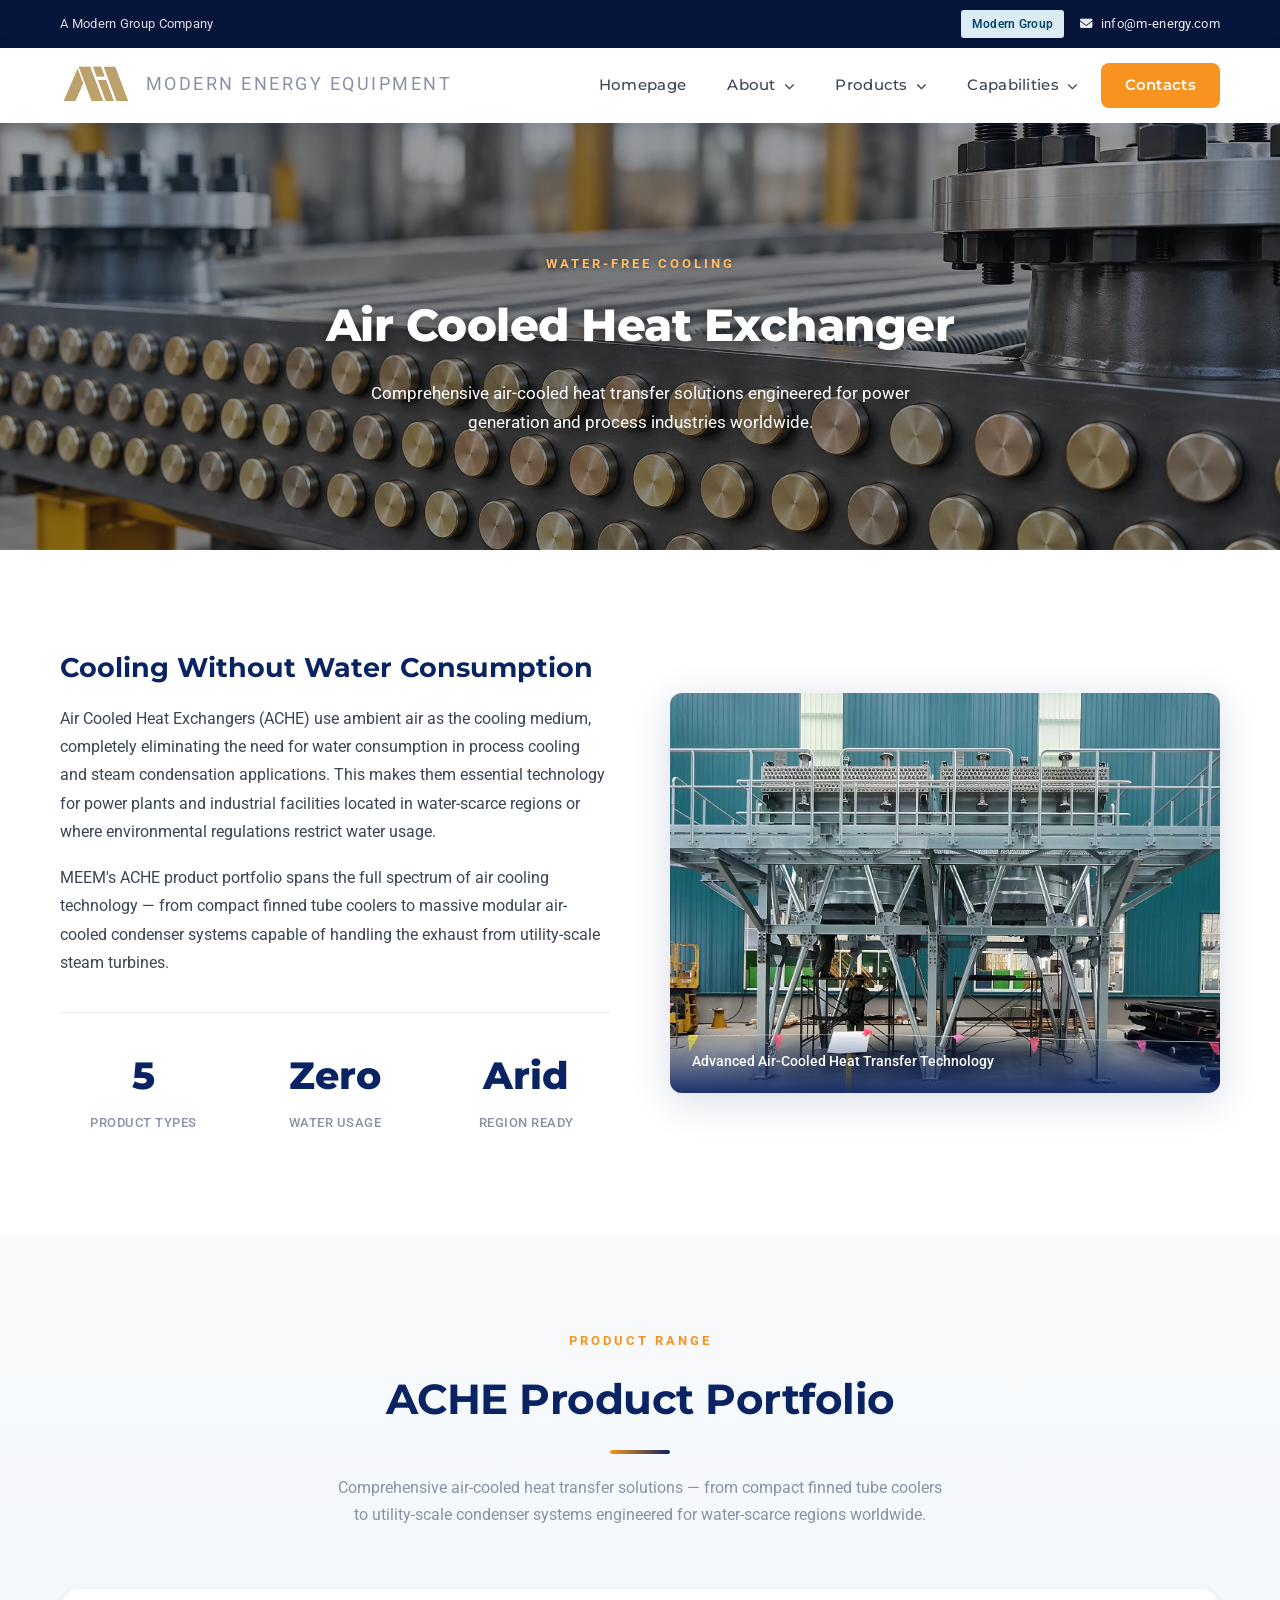
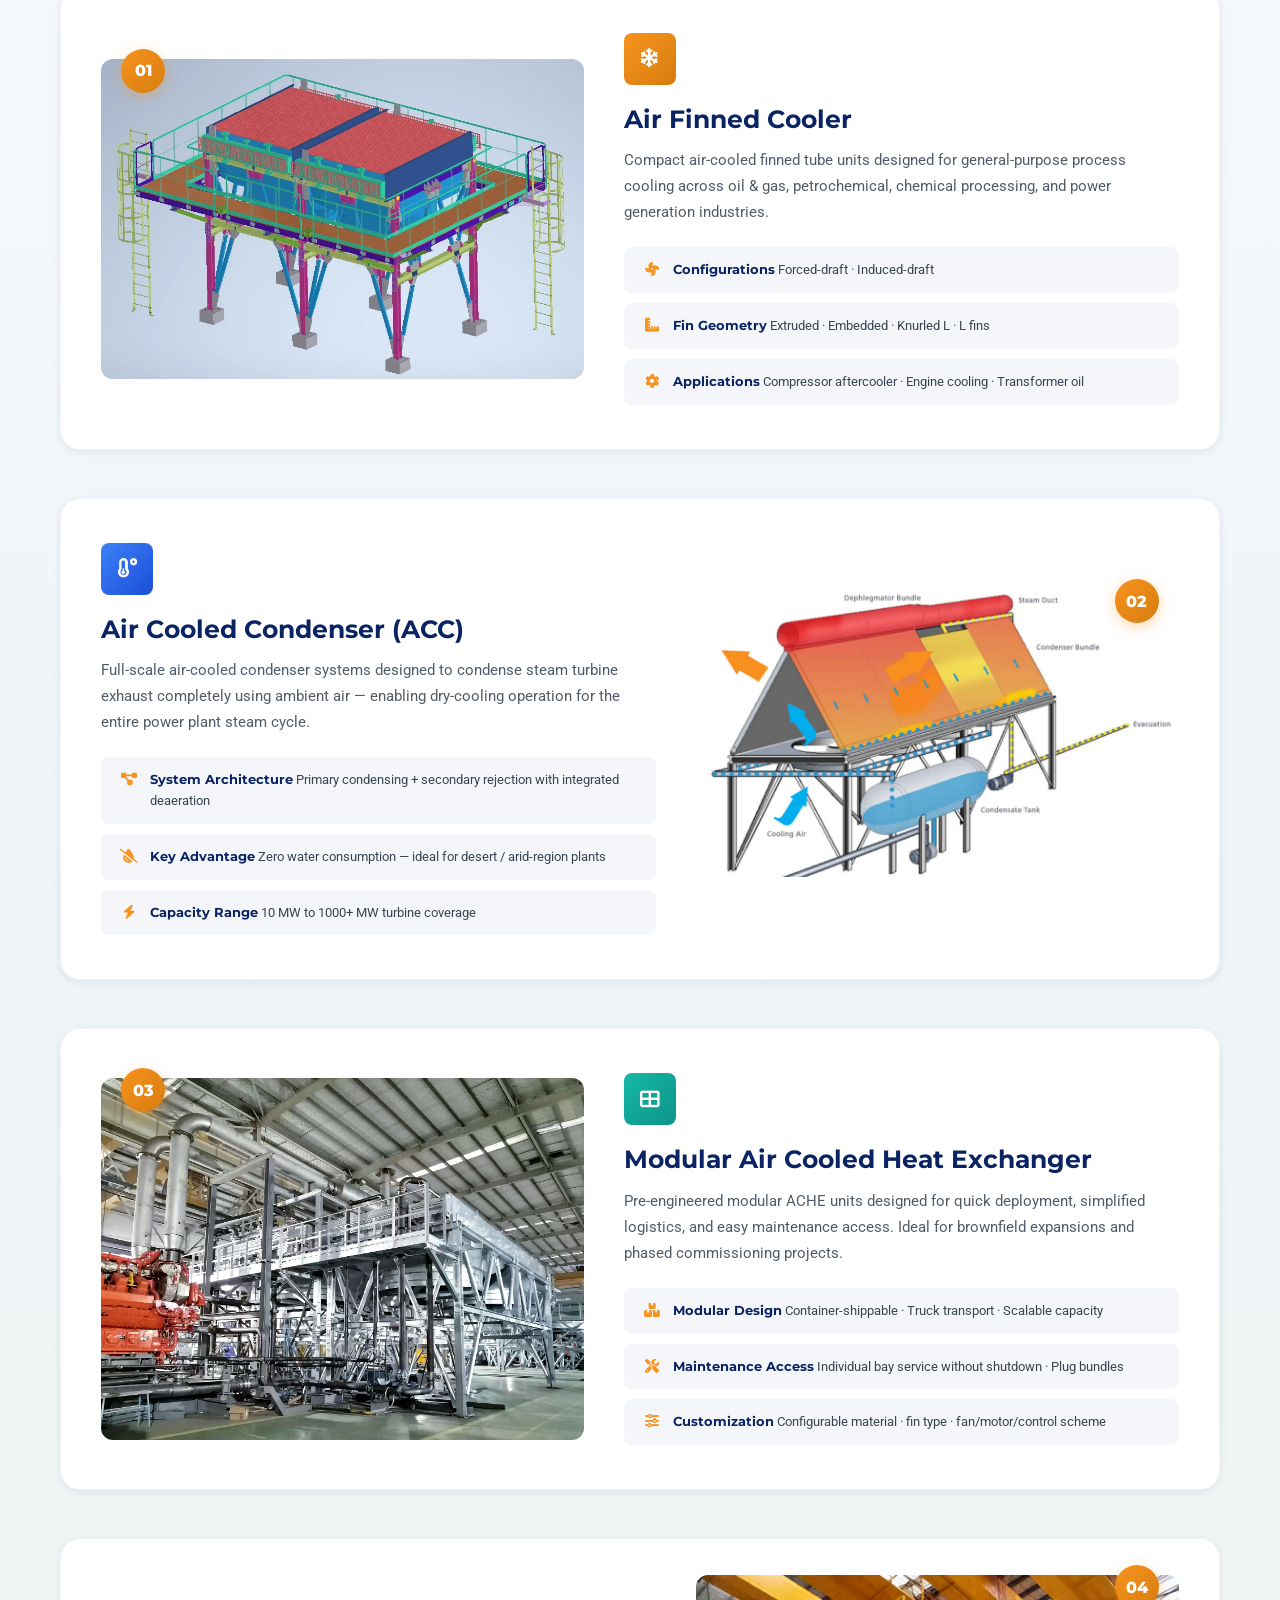
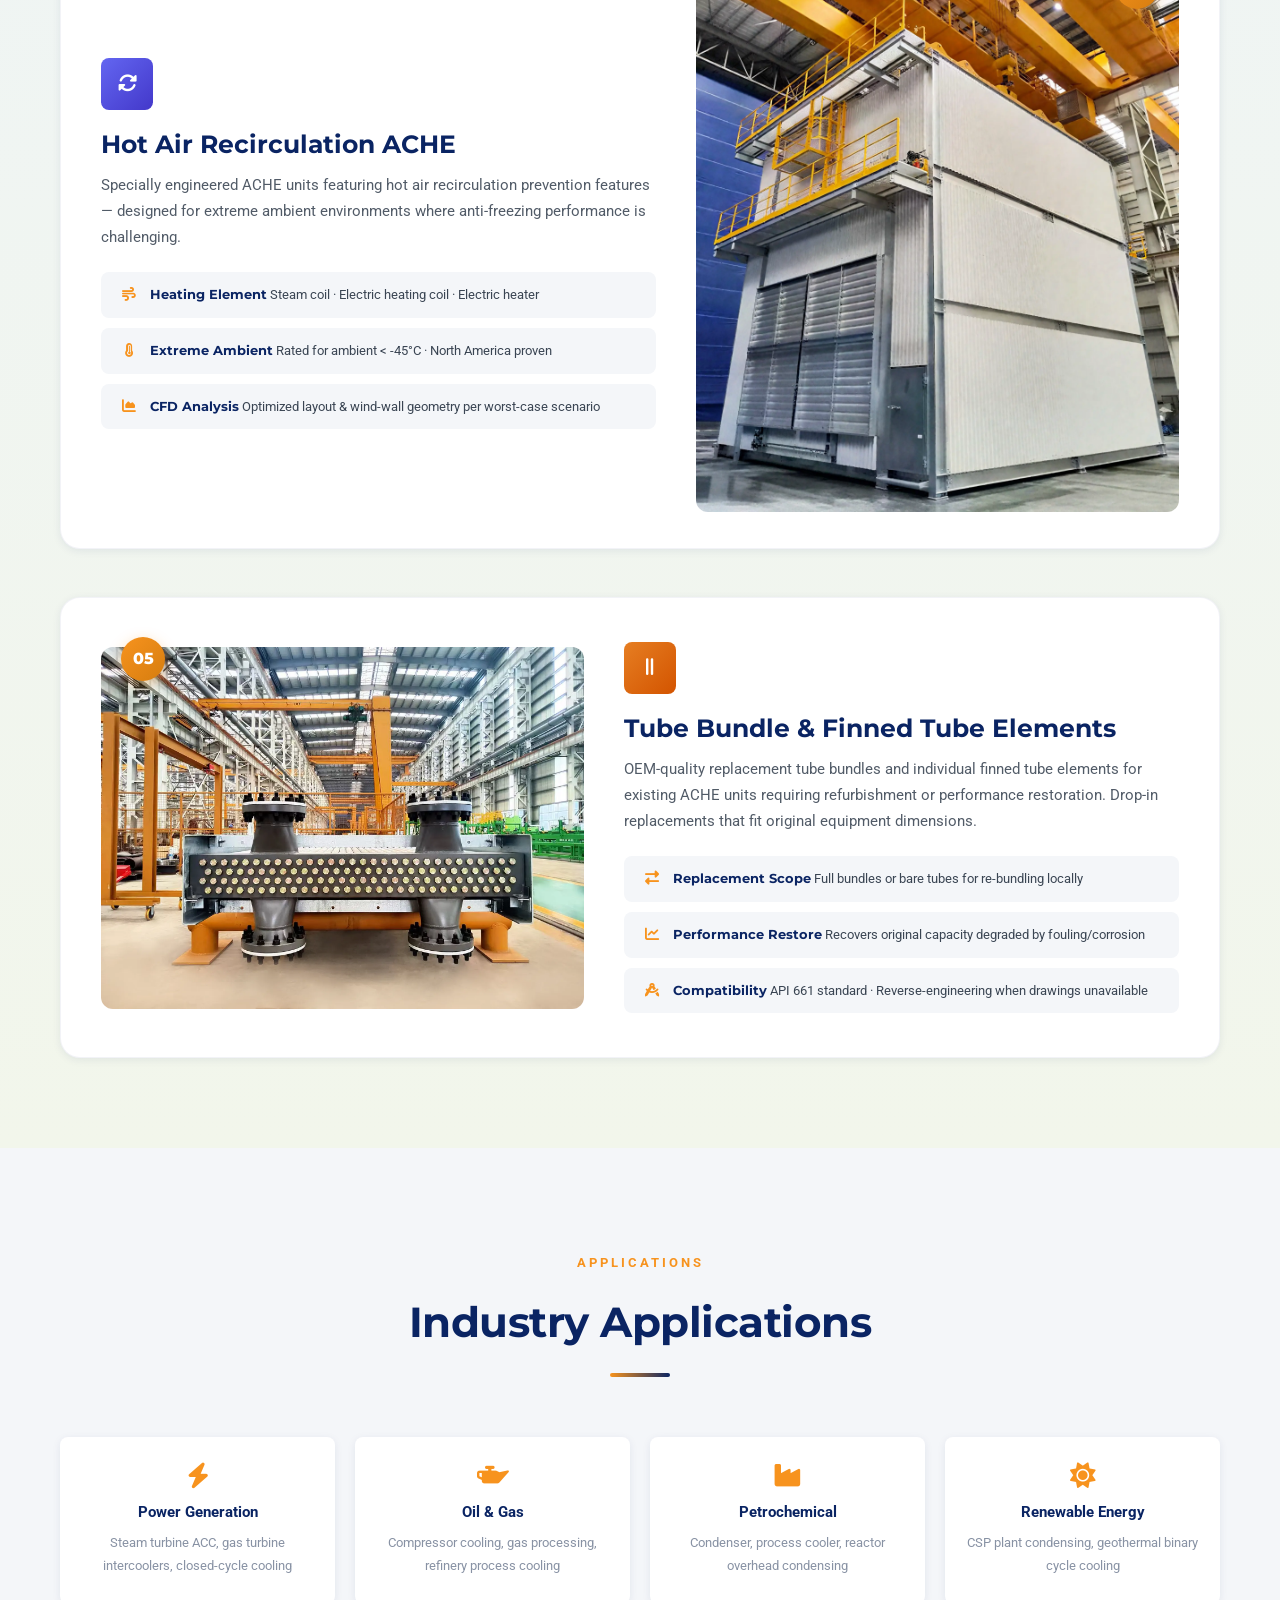
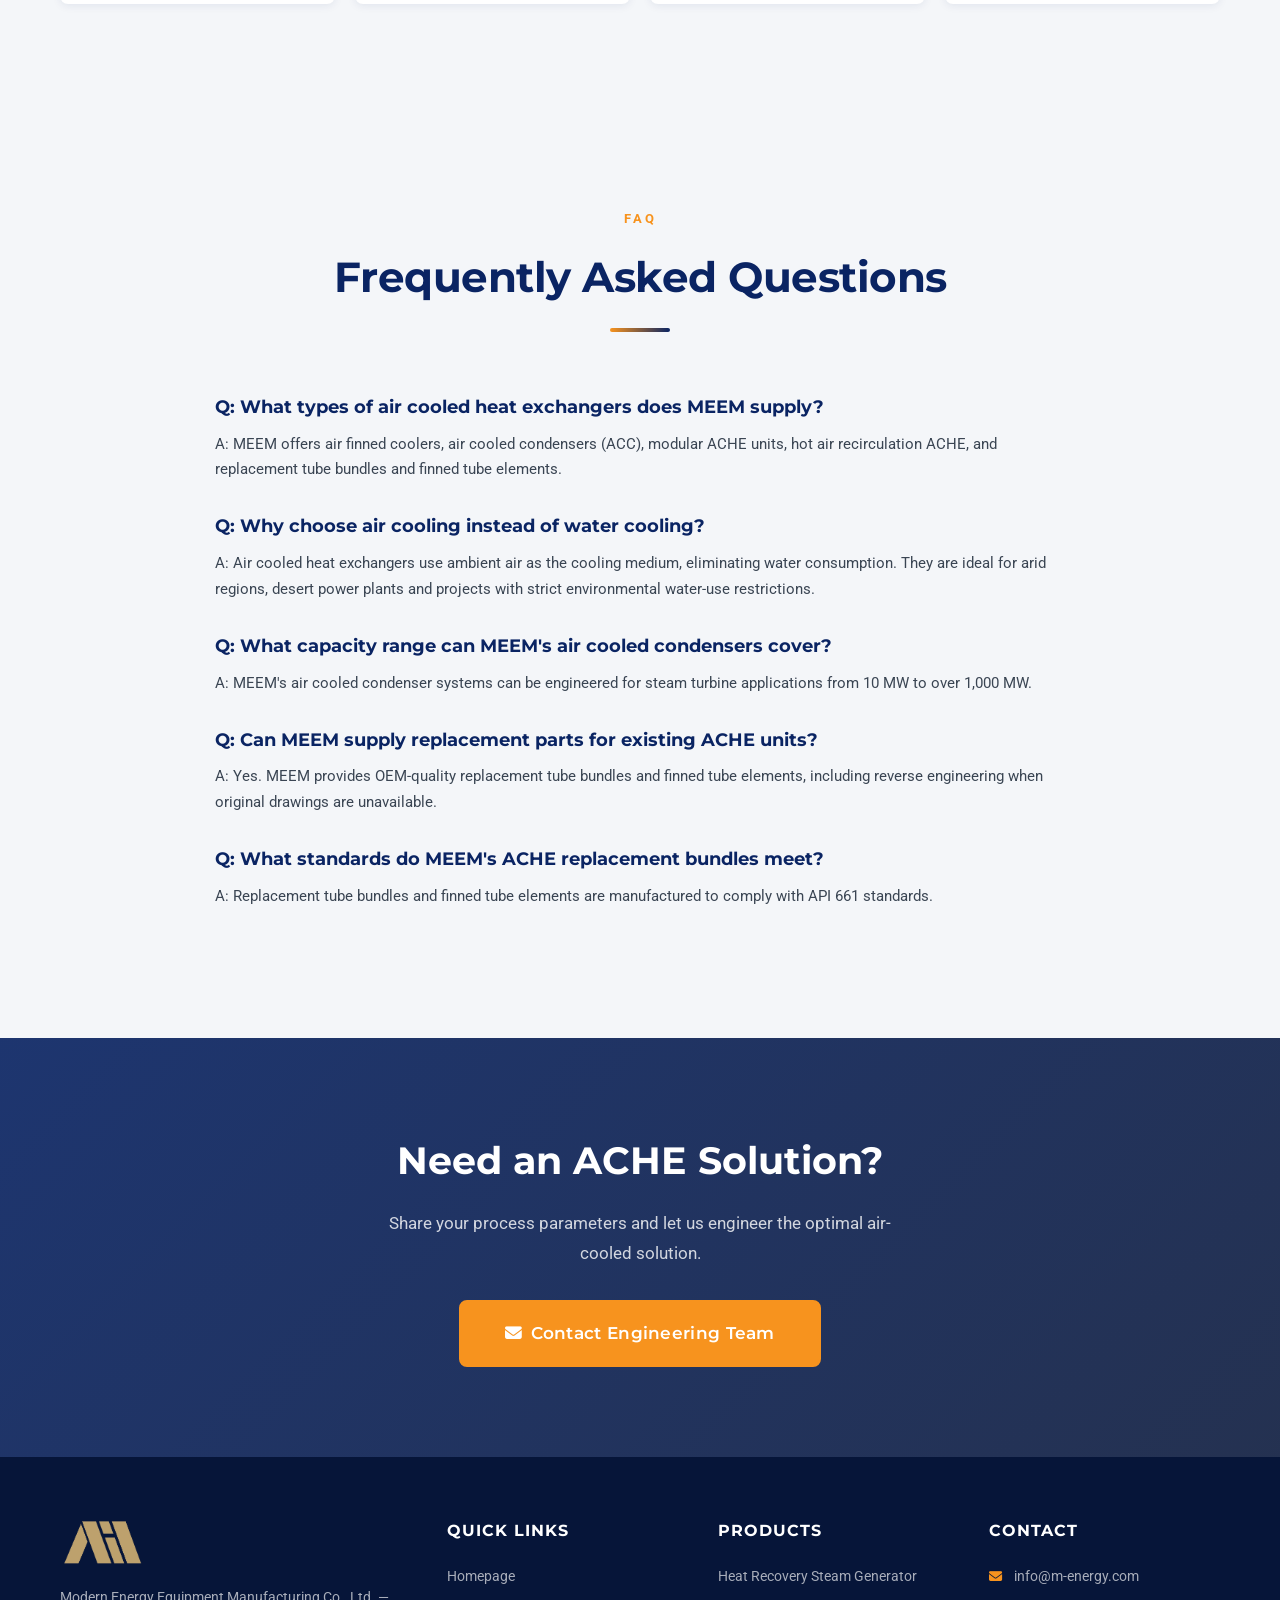
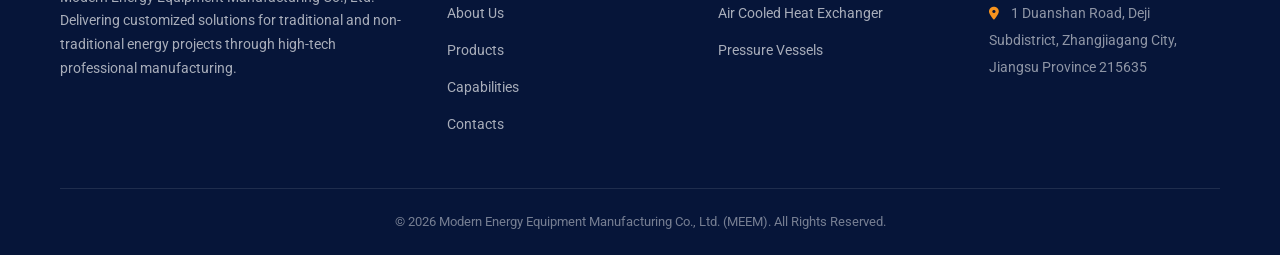
<file: air-cooled.html>
<!DOCTYPE html>
<html lang="en">
<head>
    <meta charset="UTF-8">
    <meta name="viewport" content="width=device-width, initial-scale=1.0">
    <title>Air Cooled Heat Exchanger (ACHE) | MEEM</title>
    <meta name="description" content="MEEM supplies air cooled heat exchangers, air cooled condensers and finned tube bundles for power generation, oil &amp; gas and process industries.">
    <script type="application/ld+json">
    {
      "@context": "https://schema.org",
      "@type": "Product",
      "name": "Air Cooled Heat Exchanger (ACHE)",
      "description": "MEEM supplies air cooled heat exchangers, air cooled condensers and finned tube bundles for power generation, oil & gas and process industries.",
      "image": "https://m-energy.com/images/air_finned_cooler.webp",
      "brand": {
        "@type": "Organization",
        "name": "Modern Energy Equipment Manufacturing Co., Ltd.",
        "alternateName": "MEEM"
      },
      "category": "Industrial Heat Exchangers"
    }
    </script>
    <script type="application/ld+json">
    {
      "@context": "https://schema.org",
      "@type": "FAQPage",
      "mainEntity": [
        {
          "@type": "Question",
          "name": "What types of air cooled heat exchangers does MEEM supply?",
          "acceptedAnswer": {
            "@type": "Answer",
            "text": "MEEM offers air finned coolers, air cooled condensers (ACC), modular ACHE units, hot air recirculation ACHE, and replacement tube bundles and finned tube elements."
          }
        },
        {
          "@type": "Question",
          "name": "Why choose air cooling instead of water cooling?",
          "acceptedAnswer": {
            "@type": "Answer",
            "text": "Air cooled heat exchangers use ambient air as the cooling medium, eliminating water consumption. They are ideal for arid regions, desert power plants and projects with strict environmental water-use restrictions."
          }
        },
        {
          "@type": "Question",
          "name": "What capacity range can MEEM's air cooled condensers cover?",
          "acceptedAnswer": {
            "@type": "Answer",
            "text": "MEEM's air cooled condenser systems can be engineered for steam turbine applications from 10 MW to over 1,000 MW."
          }
        },
        {
          "@type": "Question",
          "name": "Can MEEM supply replacement parts for existing ACHE units?",
          "acceptedAnswer": {
            "@type": "Answer",
            "text": "Yes. MEEM provides OEM-quality replacement tube bundles and finned tube elements, including reverse engineering when original drawings are unavailable."
          }
        },
        {
          "@type": "Question",
          "name": "What standards do MEEM's ACHE replacement bundles meet?",
          "acceptedAnswer": {
            "@type": "Answer",
            "text": "Replacement tube bundles and finned tube elements are manufactured to comply with API 661 standards."
          }
        }
      ]
    }
    </script>
    <link rel="stylesheet" href="css/styles.css?v=20261102-group-header">
    <link href="https://fonts.googleapis.com/css2?family=Roboto:wght@300;400;500;700;900&family=Montserrat:wght@400;600;700;800&display=swap" rel="stylesheet">
    <link rel="stylesheet" href="https://cdnjs.cloudflare.com/ajax/libs/font-awesome/6.5.1/css/all.min.css">
    <link rel="icon" type="image/png" href="images/iconlogo.png">
    <link rel="shortcut icon" type="image/png" href="images/iconlogo.png">
    <link rel="stylesheet" href="css/product-hero-backgrounds.css?v=20261022-balanced">
</head>
<body>

    <!-- TOP BAR -->
    <div class="top-bar group-affiliation-topbar">
        <div class="container">
            <div class="top-bar-left">
                <span class="group-affiliation-label">A Modern Group Company</span>
            </div>
            <div class="top-bar-right">
                <a class="group-site-button" href="https://modernhig.com/">Modern Group</a>
                <a class="group-email" href="mailto:info@m-energy.com"><i class="fas fa-envelope" aria-hidden="true"></i> info@m-energy.com</a>
            </div>
        </div>
    </div>

    <!-- NAVIGATION -->
    <header class="main-header" id="mainHeader">
        <div class="container">
            <nav class="navbar">
                <a href="index.html" class="logo">
                    <img src="images/tablogo.png" alt="MEEM Logo" class="logo-img" />
                    <span class="logo-sub">Modern Energy Equipment</span>
                </a>
                <button class="mobile-toggle" id="mobileToggle" aria-label="Toggle Menu"><span></span><span></span><span></span></button>
                <ul class="nav-menu" id="navMenu">
                    <li><a href="index.html">Homepage</a></li>
                    <li class="dropdown"><a href="#">About <i class="fas fa-chevron-down"></i></a><ul class="dropdown-menu"><li><a href="about-us.html">About Us</a></li><li><a href="sustainability.html">Sustainability</a></li><li><a href="governance.html">Governance</a></li></ul></li>
                    <li class="dropdown active">
                        <a href="index.html#products" class="active">Products <i class="fas fa-chevron-down"></i></a>
                        <ul class="dropdown-menu dropdown-wide">
                            <li><a href="heat-recovery.html">Heat Recovery Steam Generator</a></li>
                            <li><a href="air-cooled.html" style="color:var(--primary);font-weight:600;">Air Cooled Heat Exchanger</a></li>
                            <li><a href="pressure-vessels.html">Pressure Vessels</a></li>
                        </ul>
                    </li>
                    <li class="dropdown"><a href="index.html#capabilities">Capabilities <i class="fas fa-chevron-down"></i></a><ul class="dropdown-menu"><li><a href="facility.html">Facility &amp; Equipment</a></li>
                            <li><a href="laboratory.html">Laboratory</a></li><li><a href="certifications.html">Certifications</a></li><li><a href="project-gallery.html">Project Gallery</a></li></ul></li>
                    <li><a href="index.html#contacts" class="btn-nav-contact">Contacts</a></li>
                </ul>
            </nav>
        </div>
    </header>

    <!-- PAGE HERO -->
    <section class="page-hero product-photo-hero" style="--product-hero-image:url('../images/hero-48-ache-header-concept.webp');margin-top:75px;background:linear-gradient(135deg, #1565c0 0%, #0d47a1 50%, #0a2463 100%);padding:100px 0 70px;text-align:center;position:relative;overflow:hidden;">
        <div style="position:absolute;top:-60px;left:-40px;width:320px;height:320px;border-radius:50%;background:rgba(100,181,246,0.08);filter:blur(45px);"></div>
        <div class="container" style="position:relative;z-index:2;">
            <span style="display:inline-block;font-size:0.82rem;font-weight:700;text-transform:uppercase;letter-spacing:3px;color:var(--secondary-light);margin-bottom:12px;">Water-Free Cooling</span>
            <h1 style="font-family:var(--font-heading);font-size:2.8rem;font-weight:800;color:var(--white);letter-spacing:-0.5px;margin-bottom:16px;">Air Cooled Heat Exchanger</h1>
            <p style="max-width:600px;margin:0 auto;font-size:1.05rem;color:rgba(255,255,255,0.78);line-height:1.7;">Comprehensive air-cooled heat transfer solutions engineered for power generation and process industries worldwide.</p>
        </div>
    </section>

    <!-- OVERVIEW -->
    <section class="section" style="background:var(--white);">
        <div class="container">
            <div class="about-grid">
                <div class="about-content">
                    <h3>Cooling Without Water Consumption</h3>
                    <p>
                        Air Cooled Heat Exchangers (ACHE) use ambient air as the cooling medium, completely eliminating
                        the need for water consumption in process cooling and steam condensation applications.
                        This makes them essential technology for power plants and industrial facilities located in
                        water-scarce regions or where environmental regulations restrict water usage.
                    </p>
                    <p>
                        MEEM's ACHE product portfolio spans the full spectrum of air cooling technology — from
                        compact finned tube coolers to massive modular air-cooled condenser systems capable of
                        handling the exhaust from utility-scale steam turbines.
                    </p>
                    <div class="about-stats">
                        <div class="stat-item"><span class="stat-number">5</span><span class="stat-label">Product Types</span></div>
                        <div class="stat-item"><span class="stat-number">Zero</span><span class="stat-label">Water Usage</span></div>
                        <div class="stat-item"><span class="stat-number">Arid</span><span class="stat-label">Region Ready</span></div>
                    </div>
                </div>
                <div class="about-image">
                    <div class="image-frame"><img src="images/air_finned_cooler.webp" alt="ACHE Manufacturing" /><div class="image-caption">Advanced Air-Cooled Heat Transfer Technology</div></div>
                </div>
            </div>
        </div>
    </section>

    <!-- SUB PRODUCTS -->
    <section class="section" id="sub-products" style="background:linear-gradient(180deg, #f8fafc 0%, #eef4f8 40%, #f2f6eb 100%);padding:90px 0;">
        <div class="container">
            <div class="section-header">
                <span class="section-tag">Product Range</span>
                <h2 style="color:var(--primary);">ACHE Product Portfolio</h2>
                <div class="section-line"></div>
                <p style="max-width:620px;margin:18px auto 0;font-size:1rem;color:var(--mid-gray);line-height:1.7;">Comprehensive air-cooled heat transfer solutions — from compact finned tube coolers to utility-scale condenser systems engineered for water-scarce regions worldwide.</p>
            </div>

            <div class="products-grid-alt">

                <!-- ========== 1. Air Finned Cooler (Image Left) ========== -->
                <div class="alt-card">
                    <div class="alt-card-visual">
                        <div class="alt-img-wrapper">
                            <img src="images/afc.webp" alt="Air Finned Cooler Unit" />
                        </div>
                        <div class="alt-card-badge">01</div>
                    </div>
                    <div class="alt-card-body">
                        <div class="alt-card-icon"><i class="fas fa-snowflake"></i></div>
                        <h3>Air Finned Cooler</h3>
                        <p class="alt-card-desc">Compact air-cooled finned tube units designed for general-purpose process cooling across oil &amp; gas, petrochemical, chemical processing, and power generation industries.</p>
                        <div class="alt-specs-grid">
                            <div class="alt-spec-item"><i class="fas fa-fan"></i><span><strong>Configurations</strong> Forced-draft · Induced-draft</span></div>
                            <div class="alt-spec-item"><i class="fas fa-ruler-combined"></i><span><strong>Fin Geometry</strong> Extruded · Embedded · Knurled L · L fins</span></div>
                            <div class="alt-spec-item"><i class="fas fa-cog"></i><span><strong>Applications</strong> Compressor aftercooler · Engine cooling · Transformer oil</span></div>
                        </div>
                    </div>
                </div>

                <!-- ========== 2. Air Cooled Condenser (Image Right) ========== -->
                <div class="alt-card alt-card-reverse">
                    <div class="alt-card-body">
                        <div class="alt-card-icon alt-card-icon-blue"><i class="fas fa-temperature-low"></i></div>
                        <h3>Air Cooled Condenser (ACC)</h3>
                        <p class="alt-card-desc">Full-scale air-cooled condenser systems designed to condense steam turbine exhaust completely using ambient air — enabling dry-cooling operation for the entire power plant steam cycle.</p>
                        <div class="alt-specs-grid">
                            <div class="alt-spec-item"><i class="fas fa-project-diagram"></i><span><strong>System Architecture</strong> Primary condensing + secondary rejection with integrated deaeration</span></div>
                            <div class="alt-spec-item"><i class="fas fa-tint-slash"></i><span><strong>Key Advantage</strong> Zero water consumption — ideal for desert / arid-region plants</span></div>
                            <div class="alt-spec-item"><i class="fas fa-bolt"></i><span><strong>Capacity Range</strong> 10 MW to 1000+ MW turbine coverage</span></div>
                        </div>
                    </div>
                    <div class="alt-card-visual">
                        <div class="alt-img-wrapper">
                            <img src="images/air_cooled_condenser.webp" alt="Air Cooled Condenser System" />
                        </div>
                        <div class="alt-card-badge">02</div>
                    </div>
                </div>

                <!-- ========== 3. Modular ACHE (Image Left) ========== -->
                <div class="alt-card">
                    <div class="alt-card-visual">
                        <div class="alt-img-wrapper">
                            <img src="images/modular_air_cooled_heat_exchanger.webp" alt="Modular Air Cooled Heat Exchanger" />
                        </div>
                        <div class="alt-card-badge">03</div>
                    </div>
                    <div class="alt-card-body">
                        <div class="alt-card-icon alt-card-icon-teal"><i class="fas fa-th-large"></i></div>
                        <h3>Modular Air Cooled Heat Exchanger</h3>
                        <p class="alt-card-desc">Pre-engineered modular ACHE units designed for quick deployment, simplified logistics, and easy maintenance access. Ideal for brownfield expansions and phased commissioning projects.</p>
                        <div class="alt-specs-grid">
                            <div class="alt-spec-item"><i class="fas fa-boxes"></i><span><strong>Modular Design</strong> Container-shippable · Truck transport · Scalable capacity</span></div>
                            <div class="alt-spec-item"><i class="fas fa-tools"></i><span><strong>Maintenance Access</strong> Individual bay service without shutdown · Plug bundles</span></div>
                            <div class="alt-spec-item"><i class="fas fa-sliders-h"></i><span><strong>Customization</strong> Configurable material · fin type · fan/motor/control scheme</span></div>
                        </div>
                    </div>
                </div>

                <!-- ========== 4. Hot Air Recirculation ACHE (Image Right) ========== -->
                <div class="alt-card alt-card-reverse">
                    <div class="alt-card-body">
                        <div class="alt-card-icon alt-card-icon-indigo"><i class="fas fa-sync-alt"></i></div>
                        <h3>Hot Air Recirculation ACHE</h3>
                        <p class="alt-card-desc">Specially engineered ACHE units featuring hot air recirculation prevention features — designed for extreme ambient environments where anti-freezing performance is challenging.</p>
                        <div class="alt-specs-grid">
                            <div class="alt-spec-item"><i class="fas fa-wind"></i><span><strong>Heating Element</strong> Steam coil · Electric heating coil · Electric heater</span></div>
                            <div class="alt-spec-item"><i class="fas fa-thermometer-full"></i><span><strong>Extreme Ambient</strong> Rated for ambient < -45°C · North America proven</span></div>
                            <div class="alt-spec-item"><i class="fas fa-chart-area"></i><span><strong>CFD Analysis</strong> Optimized layout &amp; wind-wall geometry per worst-case scenario</span></div>
                        </div>
                    </div>
                    <div class="alt-card-visual">
                        <div class="alt-img-wrapper">
                            <img src="images/hot_air_recirculation_ache.webp" alt="Hot Air Recirculation ACHE" />
                        </div>
                        <div class="alt-card-badge">04</div>
                    </div>
                </div>

                <!-- ========== 5. Tube Bundle & Finned Tube (Image Left) ========== -->
                <div class="alt-card">
                    <div class="alt-card-visual">
                        <div class="alt-img-wrapper">
                            <img src="images/tube_bundle.webp" alt="Tube Bundle and Finned Tube Elements" />
                        </div>
                        <div class="alt-card-badge">05</div>
                    </div>
                    <div class="alt-card-body">
                        <div class="alt-card-icon" style="background:linear-gradient(135deg,#e67e22,#d35400);"><i class="fas fa-grip-lines-vertical"></i></div>
                        <h3>Tube Bundle &amp; Finned Tube Elements</h3>
                        <p class="alt-card-desc">OEM-quality replacement tube bundles and individual finned tube elements for existing ACHE units requiring refurbishment or performance restoration. Drop-in replacements that fit original equipment dimensions.</p>
                        <div class="alt-specs-grid">
                            <div class="alt-spec-item"><i class="fas fa-exchange-alt"></i><span><strong>Replacement Scope</strong> Full bundles or bare tubes for re-bundling locally</span></div>
                            <div class="alt-spec-item"><i class="fas fa-chart-line"></i><span><strong>Performance Restore</strong> Recovers original capacity degraded by fouling/corrosion</span></div>
                            <div class="alt-spec-item"><i class="fas fa-drafting-compass"></i><span><strong>Compatibility</strong> API 661 standard · Reverse-engineering when drawings unavailable</span></div>
                        </div>
                    </div>
                </div>

            </div>
        </div>
    </section>

    <!-- APPLICATION AREAS -->
    <section class="section" style="background:var(--off-white);">
        <div class="container">
            <div class="section-header"><span class="section-tag">Applications</span><h2>Industry Applications</h2><div class="section-line"></div></div>
            <div style="display:grid;grid-template-columns:repeat(auto-fit,minmax(250px,1fr));gap:20px;">
                <div style="padding:26px 22px;background:var(--white);border-radius:var(--radius-md);text-align:center;box-shadow:var(--shadow-sm);">
                    <i class="fas fa-bolt" style="color:var(--secondary);font-size:1.6rem;margin-bottom:12px;display:block;"></i>
                    <strong style="font-size:0.95rem;color:var(--primary);display:block;margin-bottom:6px;">Power Generation</strong>
                    <p style="font-size:0.84rem;color:var(--mid-gray);">Steam turbine ACC, gas turbine intercoolers, closed-cycle cooling</p>
                </div>
                <div style="padding:26px 22px;background:var(--white);border-radius:var(--radius-md);text-align:center;box-shadow:var(--shadow-sm);">
                    <i class="fas fa-oil-can" style="color:var(--secondary);font-size:1.6rem;margin-bottom:12px;display:block;"></i>
                    <strong style="font-size:0.95rem;color:var(--primary);display:block;margin-bottom:6px;">Oil &amp; Gas</strong>
                    <p style="font-size:0.84rem;color:var(--mid-gray);">Compressor cooling, gas processing, refinery process cooling</p>
                </div>
                <div style="padding:26px 22px;background:var(--white);border-radius:var(--radius-md);text-align:center;box-shadow:var(--shadow-sm);">
                    <i class="fas fa-industry" style="color:var(--secondary);font-size:1.6rem;margin-bottom:12px;display:block;"></i>
                    <strong style="font-size:0.95rem;color:var(--primary);display:block;margin-bottom:6px;">Petrochemical</strong>
                    <p style="font-size:0.84rem;color:var(--mid-gray);">Condenser, process cooler, reactor overhead condensing</p>
                </div>
                <div style="padding:26px 22px;background:var(--white);border-radius:var(--radius-md);text-align:center;box-shadow:var(--shadow-sm);">
                    <i class="fas fa-sun" style="color:var(--secondary);font-size:1.6rem;margin-bottom:12px;display:block;"></i>
                    <strong style="font-size:0.95rem;color:var(--primary);display:block;margin-bottom:6px;">Renewable Energy</strong>
                    <p style="font-size:0.84rem;color:var(--mid-gray);">CSP plant condensing, geothermal binary cycle cooling</p>
                </div>
            </div>
        </div>
    </section>

    <!-- FAQ -->
    <section class="section" style="background:var(--off-white);">
        <div class="container">
            <div class="section-header">
                <span class="section-tag">FAQ</span>
                <h2>Frequently Asked Questions</h2>
                <div class="section-line"></div>
            </div>
            <div style="max-width:850px;margin:0 auto;">
                <div style="margin-bottom:28px;">
                    <h3 style="font-family:var(--font-heading);font-size:1.1rem;color:var(--primary);margin-bottom:10px;">Q: What types of air cooled heat exchangers does MEEM supply?</h3>
                    <p style="color:var(--dark-gray);line-height:1.7;font-size:0.95rem;">A: MEEM offers air finned coolers, air cooled condensers (ACC), modular ACHE units, hot air recirculation ACHE, and replacement tube bundles and finned tube elements.</p>
                </div>
                <div style="margin-bottom:28px;">
                    <h3 style="font-family:var(--font-heading);font-size:1.1rem;color:var(--primary);margin-bottom:10px;">Q: Why choose air cooling instead of water cooling?</h3>
                    <p style="color:var(--dark-gray);line-height:1.7;font-size:0.95rem;">A: Air cooled heat exchangers use ambient air as the cooling medium, eliminating water consumption. They are ideal for arid regions, desert power plants and projects with strict environmental water-use restrictions.</p>
                </div>
                <div style="margin-bottom:28px;">
                    <h3 style="font-family:var(--font-heading);font-size:1.1rem;color:var(--primary);margin-bottom:10px;">Q: What capacity range can MEEM's air cooled condensers cover?</h3>
                    <p style="color:var(--dark-gray);line-height:1.7;font-size:0.95rem;">A: MEEM's air cooled condenser systems can be engineered for steam turbine applications from 10 MW to over 1,000 MW.</p>
                </div>
                <div style="margin-bottom:28px;">
                    <h3 style="font-family:var(--font-heading);font-size:1.1rem;color:var(--primary);margin-bottom:10px;">Q: Can MEEM supply replacement parts for existing ACHE units?</h3>
                    <p style="color:var(--dark-gray);line-height:1.7;font-size:0.95rem;">A: Yes. MEEM provides OEM-quality replacement tube bundles and finned tube elements, including reverse engineering when original drawings are unavailable.</p>
                </div>
                <div style="margin-bottom:28px;">
                    <h3 style="font-family:var(--font-heading);font-size:1.1rem;color:var(--primary);margin-bottom:10px;">Q: What standards do MEEM's ACHE replacement bundles meet?</h3>
                    <p style="color:var(--dark-gray);line-height:1.7;font-size:0.95rem;">A: Replacement tube bundles and finned tube elements are manufactured to comply with API 661 standards.</p>
                </div>
            </div>
        </div>
    </section>

    <!-- CTA -->
    <section class="cta-banner">
        <div class="container">
            <div class="cta-content"><h2>Need an ACHE Solution?</h2><p>Share your process parameters and let us engineer the optimal air-cooled solution.</p><a href="mailto:info@m-energy.com" class="btn btn-primary btn-large"><i class="fas fa-envelope"></i> Contact Engineering Team</a></div>
        </div>
    </section>

    <!-- FOOTER -->
    <footer class="main-footer">
        <div class="container">
            <div class="footer-grid">
                <div class="footer-col footer-about"><img src="images/tablogo.png" alt="MEEM Logo" class="footer-logo" /><p>Modern Energy Equipment Manufacturing Co., Ltd. — Delivering customized solutions for traditional and non-traditional energy projects through high-tech professional manufacturing.</p></div>
                <div class="footer-col"><h4>Quick Links</h4><ul><li><a href="index.html">Homepage</a></li><li><a href="about-us.html">About Us</a></li><li><a href="index.html#products">Products</a></li><li><a href="index.html#capabilities">Capabilities</a></li><li><a href="index.html#contacts">Contacts</a></li></ul></div>
                <div class="footer-col"><h4>Products</h4><ul><li><a href="heat-recovery.html">Heat Recovery Steam Generator</a></li><li><a href="air-cooled.html">Air Cooled Heat Exchanger</a></li><li><a href="pressure-vessels.html">Pressure Vessels</a></li></ul></div>
                <div class="footer-col"><h4>Contact</h4><ul><li><i class="fas fa-envelope"></i> <a href="mailto:info@m-energy.com">info@m-energy.com</a></li><li><i class="fas fa-map-marker-alt"></i> <span>1 Duanshan Road, Deji Subdistrict, Zhangjiagang City, Jiangsu Province 215635</span></li></ul></div>
            </div>
            <div class="footer-bottom"><p>&copy; 2026 Modern Energy Equipment Manufacturing Co., Ltd. (MEEM). All Rights Reserved.</p></div>
        </div>
    </footer>
    <button class="back-to-top" id="backToTop" aria-label="Back to Top"><i class="fas fa-chevron-up"></i></button>
    <script src="script.js?v=20261102-group-header"></script>
</body>
</html>
</file>
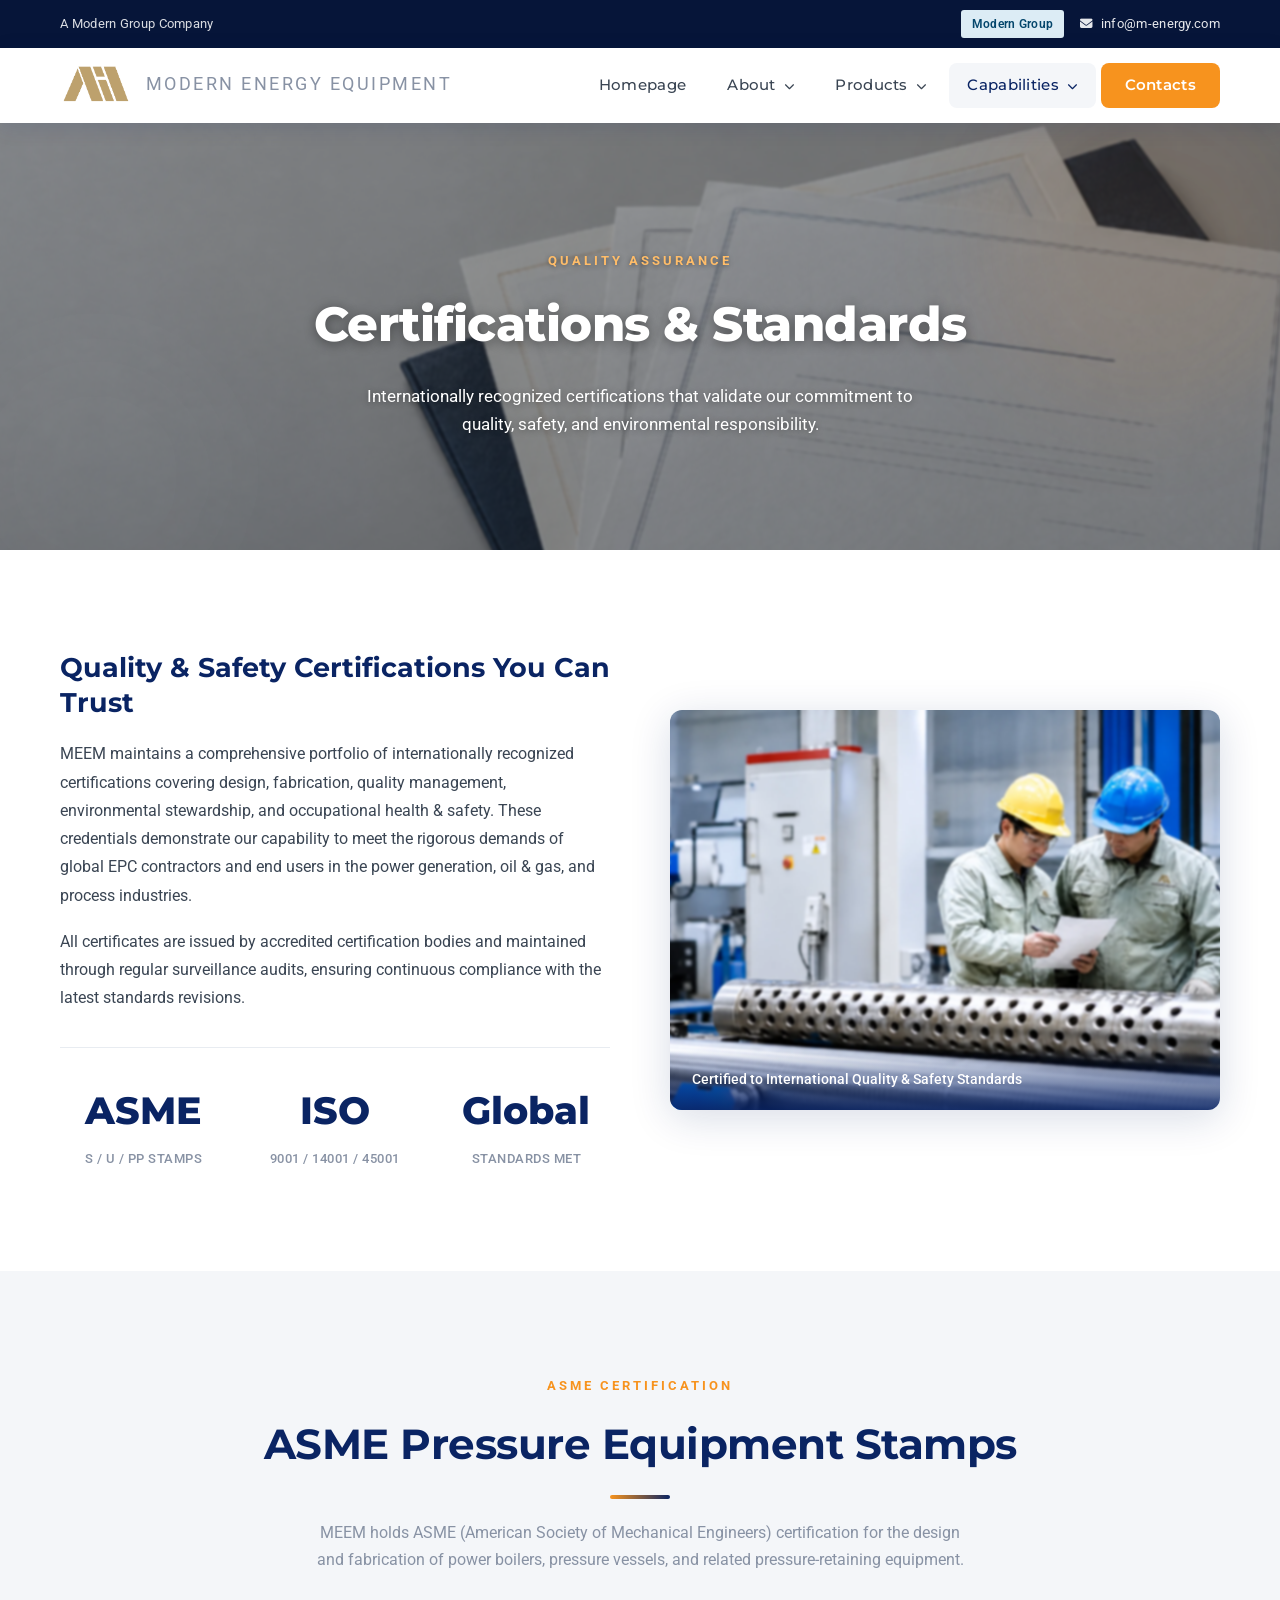
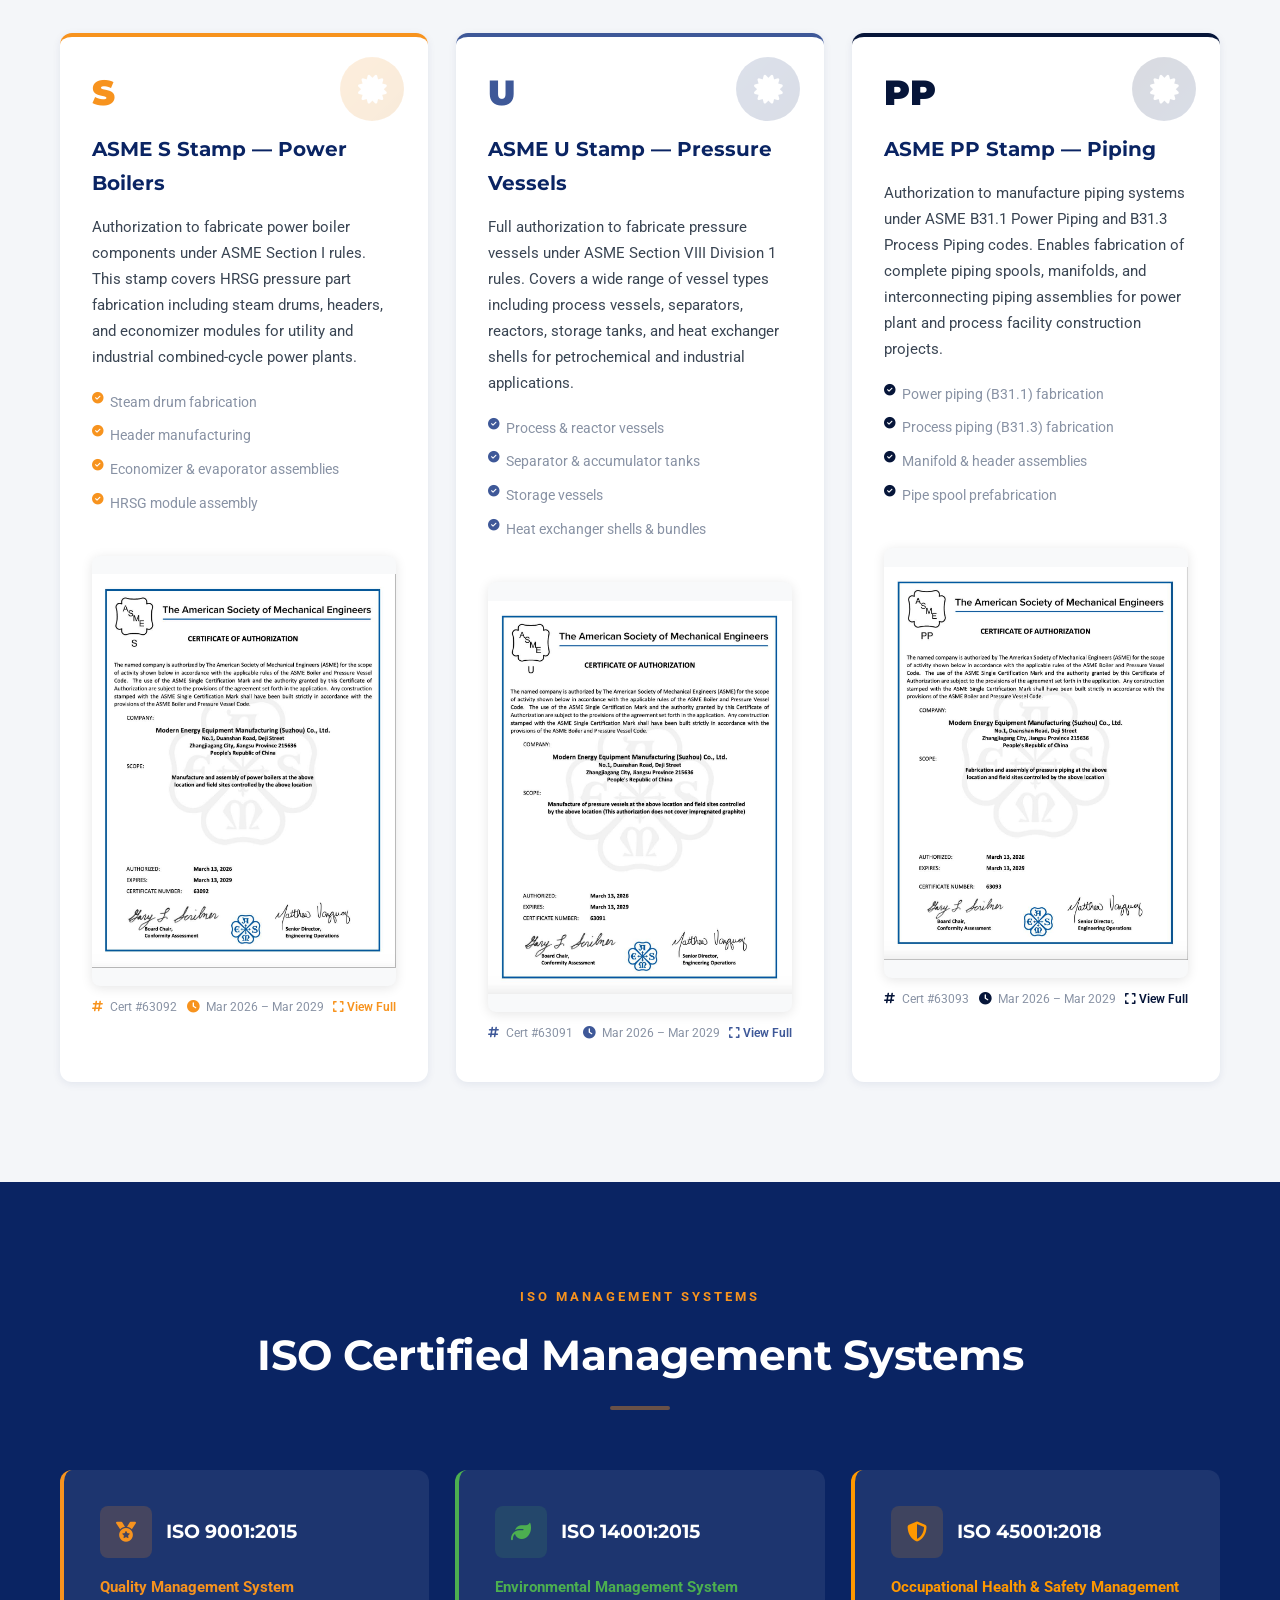
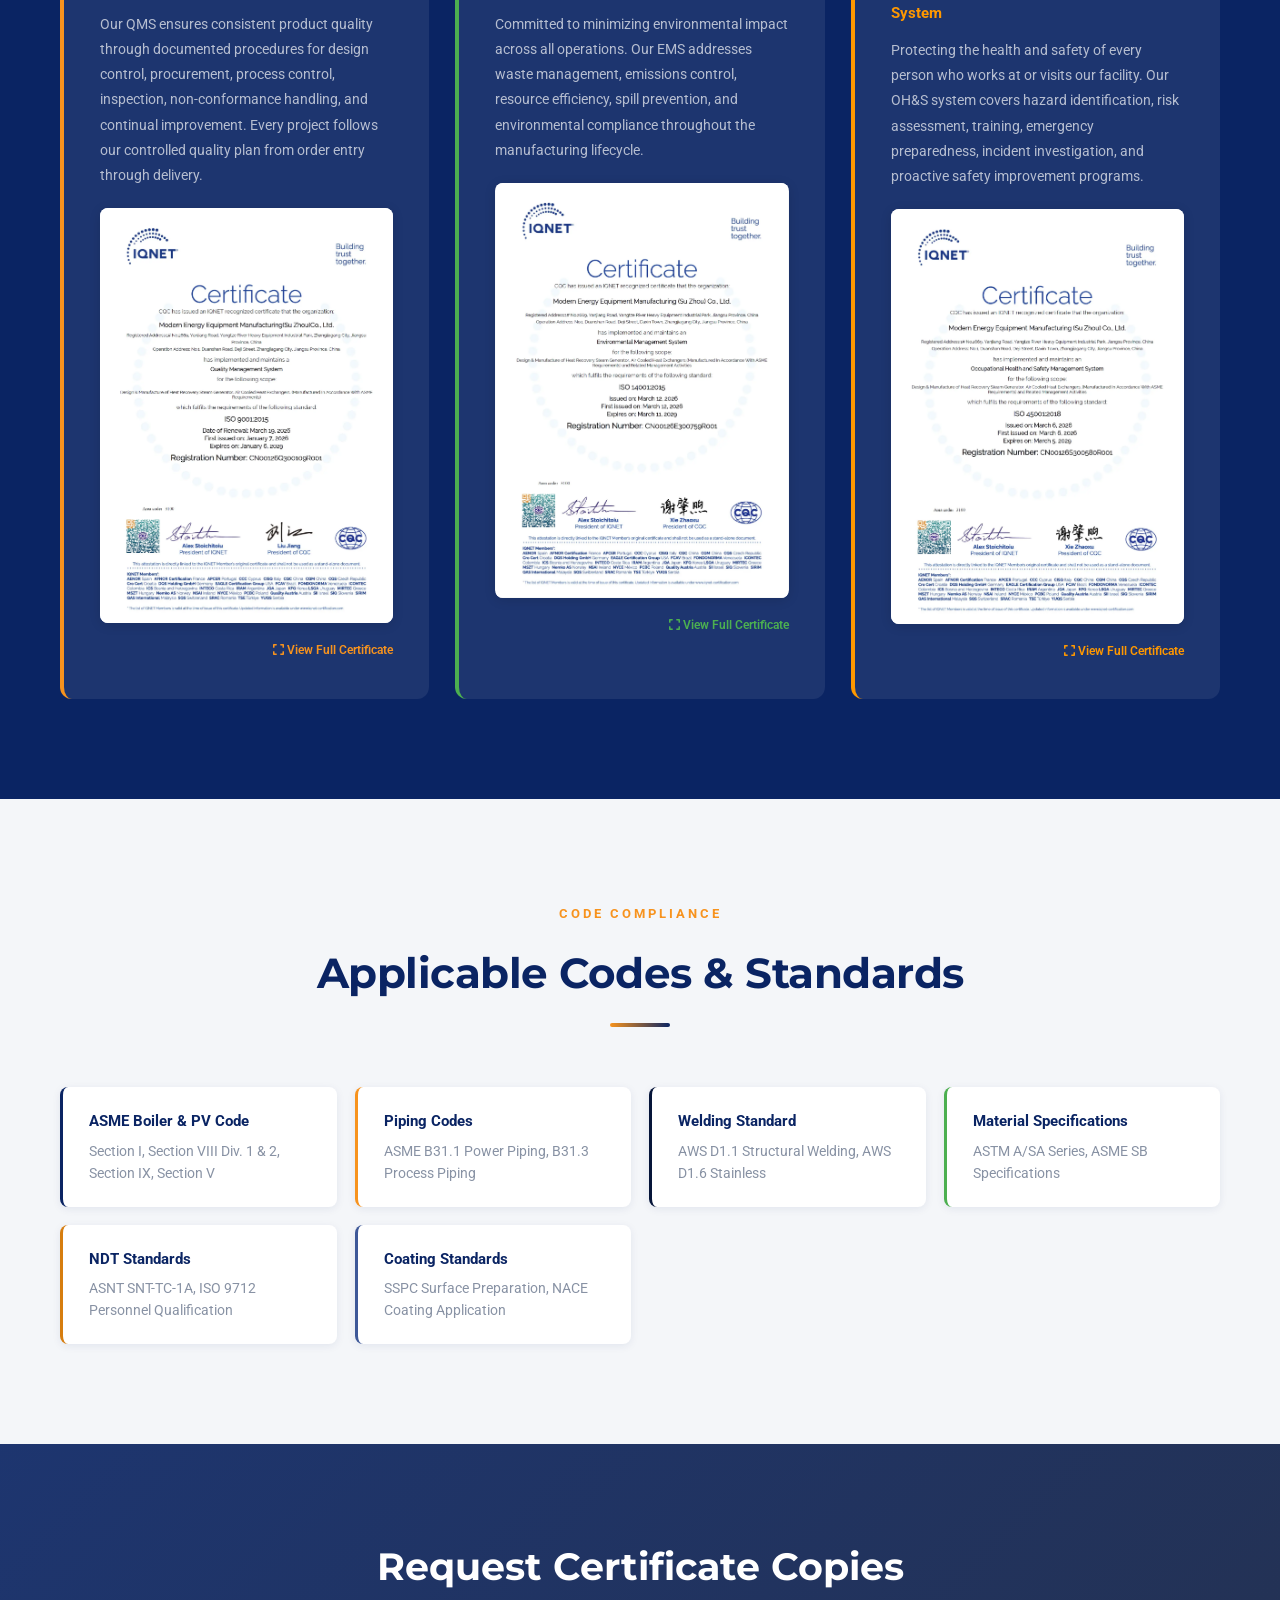
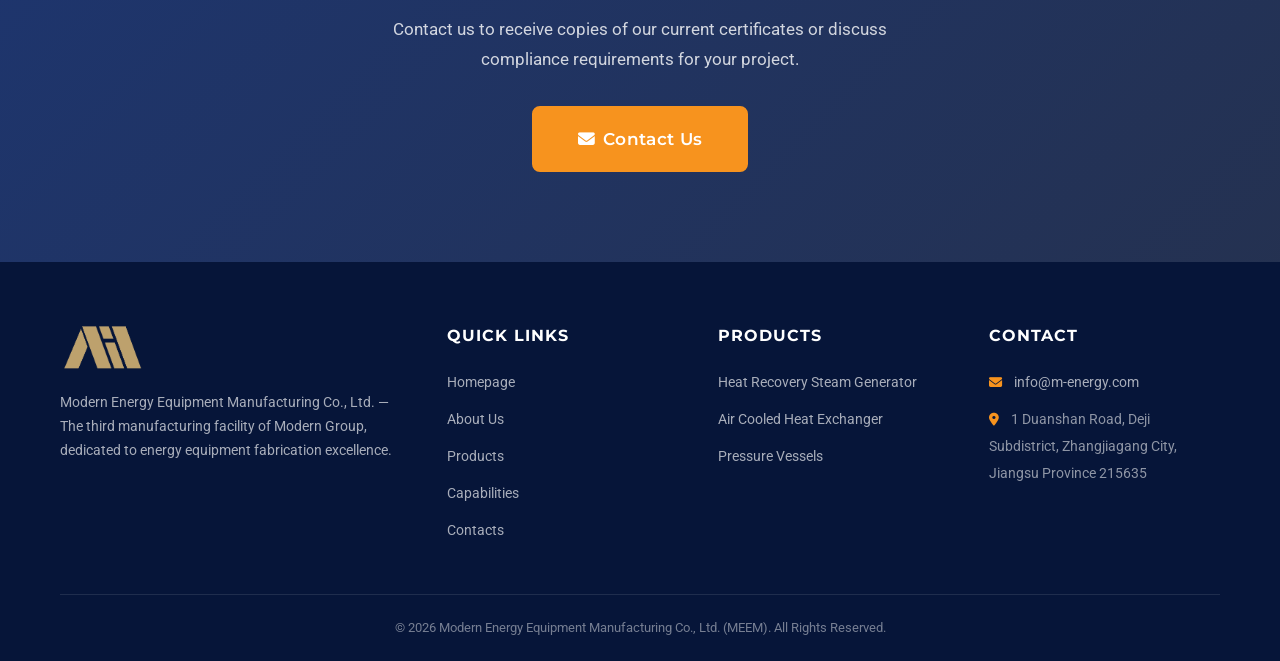
<file: certifications.html>
<!DOCTYPE html>
<html lang="en">
<head>
    <meta charset="UTF-8">
    <meta name="viewport" content="width=device-width, initial-scale=1.0">
    <title>Certifications | ASME S/U/PP &amp; ISO | MEEM</title>
    <meta name="description" content="MEEM holds ASME S, U and PP stamps plus ISO 9001, ISO 14001 and ISO 45001 certifications for global energy equipment manufacturing.">
    <link rel="stylesheet" href="css/styles.css?v=20261102-group-header">
    <!-- Google Fonts -->
    <link href="https://fonts.googleapis.com/css2?family=Roboto:wght@300;400;500;700;900&family=Montserrat:wght@400;600;700;800&display=swap" rel="stylesheet">
    <!-- Font Awesome for icons -->
    <link rel="stylesheet" href="https://cdnjs.cloudflare.com/ajax/libs/font-awesome/6.5.1/css/all.min.css">
    <link rel="icon" type="image/png" href="images/iconlogo.png">
    <link rel="shortcut icon" type="image/png" href="images/iconlogo.png">
    <link rel="stylesheet" href="css/product-hero-backgrounds.css?v=20261022-balanced">
</head>
<body>

    <!-- ==================== TOP BAR ==================== -->
    <div class="top-bar group-affiliation-topbar">
        <div class="container">
            <div class="top-bar-left">
                <span class="group-affiliation-label">A Modern Group Company</span>
            </div>
            <div class="top-bar-right">
                <a class="group-site-button" href="https://modernhig.com/">Modern Group</a>
                <a class="group-email" href="mailto:info@m-energy.com"><i class="fas fa-envelope" aria-hidden="true"></i> info@m-energy.com</a>
            </div>
        </div>
    </div>

    <!-- ==================== NAVIGATION ==================== -->
    <header class="main-header" id="mainHeader">
        <div class="container">
            <nav class="navbar">
                <a href="index.html" class="logo">
                    <img src="images/tablogo.png" alt="MEEM Logo" class="logo-img" />
                    <span class="logo-sub">Modern Energy Equipment</span>
                </a>
                <button class="mobile-toggle" id="mobileToggle" aria-label="Toggle Menu">
                    <span></span><span></span><span></span>
                </button>
                <ul class="nav-menu" id="navMenu">
                    <li><a href="index.html">Homepage</a></li>
                    <li class="dropdown">
                        <a href="#">About <i class="fas fa-chevron-down"></i></a>
                        <ul class="dropdown-menu">
                            <li><a href="about-us.html">About Us</a></li>
                            <li><a href="sustainability.html">Sustainability</a></li>
                            <li><a href="governance.html">Governance</a></li>
                        </ul>
                    </li>
                    <li class="dropdown">
                        <a href="index.html#products">Products <i class="fas fa-chevron-down"></i></a>
                        <ul class="dropdown-menu dropdown-wide">
                            <li><a href="heat-recovery.html">Heat Recovery Steam Generator</a></li>
                            <li><a href="air-cooled.html">Air Cooled Heat Exchanger</a></li>
                            <li><a href="pressure-vessels.html">Pressure Vessels</a></li>
                        </ul>
                    </li>
                    <li class="dropdown active">
                        <a href="#" class="active">Capabilities <i class="fas fa-chevron-down"></i></a>
                        <ul class="dropdown-menu">
                            <li><a href="facility.html">Facility &amp; Equipment</a></li>
                            <li><a href="laboratory.html">Laboratory</a></li>
                            <li><a href="certifications.html" style="color:var(--primary);font-weight:600;">Certifications</a></li>
                            <li><a href="project-gallery.html">Project Gallery</a></li>
                        </ul>
                    </li>
                    <li><a href="index.html#contacts" class="btn-nav-contact">Contacts</a></li>
                </ul>
            </nav>
        </div>
    </header>

    <!-- ==================== PAGE HERO BANNER ==================== -->
    <section class="page-hero product-photo-hero" style="--product-hero-image:url('../images/hero-38-certifications-documents.webp');margin-top:75px;background:linear-gradient(135deg, #0d2137 0%, var(--primary-dark) 50%, #1a3a6b 100%);padding:100px 0 70px;text-align:center;position:relative;overflow:hidden;">
        <div aria-hidden="true" style="position:absolute;inset:-24px;background:linear-gradient(180deg,rgba(12,17,23,.40),rgba(12,17,23,.46)),url('images/hero-38-certifications-documents.webp') center/cover no-repeat;filter:blur(1.5px);pointer-events:none;"></div>
        <div style="position:absolute;top:-50px;right:-40px;width:340px;height:340px;border-radius:50%;background:rgba(247,147,30,0.07);filter:blur(50px);"></div>
        <div style="position:absolute;bottom:-60px;left:-40px;width:270px;height:270px;border-radius:50%;background:rgba(255,255,255,0.03);filter:blur(35px);"></div>
        <div class="container" style="position:relative;z-index:2;">
            <span style="display:inline-block;font-size:0.82rem;font-weight:700;text-transform:uppercase;letter-spacing:3px;color:var(--secondary);margin-bottom:12px;">Quality Assurance</span>
            <h1 style="font-family:var(--font-heading);font-size:3rem;font-weight:800;color:var(--white);letter-spacing:-0.5px;margin-bottom:16px;">Certifications &amp; Standards</h1>
            <p style="max-width:600px;margin:0 auto;font-size:1.05rem;color:rgba(255,255,255,0.75);line-height:1.7;">Internationally recognized certifications that validate our commitment to quality, safety, and environmental responsibility.</p>
        </div>
    </section>

    <!-- ==================== CERTS OVERVIEW ==================== -->
    <section class="section" style="background:var(--white);">
        <div class="container">
            <div class="about-grid">
                <div class="about-content">
                    <h3>Quality &amp; Safety Certifications You Can Trust</h3>
                    <p>
                        MEEM maintains a comprehensive portfolio of internationally recognized certifications covering
                        design, fabrication, quality management, environmental stewardship, and occupational health &amp; safety.
                        These credentials demonstrate our capability to meet the rigorous demands of global EPC contractors
                        and end users in the power generation, oil &amp; gas, and process industries.
                    </p>
                    <p>
                        All certificates are issued by accredited certification bodies and maintained through regular
                        surveillance audits, ensuring continuous compliance with the latest standards revisions.
                    </p>
                    <div class="about-stats">
                        <div class="stat-item">
                            <span class="stat-number">ASME</span>
                            <span class="stat-label">S / U / PP Stamps</span>
                        </div>
                        <div class="stat-item">
                            <span class="stat-number">ISO</span>
                            <span class="stat-label">9001 / 14001 / 45001</span>
                        </div>
                        <div class="stat-item">
                            <span class="stat-number">Global</span>
                            <span class="stat-label">Standards Met</span>
                        </div>
                    </div>
                </div>
                <div class="about-image">
                    <div class="image-frame">
                        <img src="images/certifications-no-masks.webp" alt="MEEM Quality Standards" style="filter:blur(1.2px);transform:scale(1.01);" />
                        <div class="image-caption">Certified to International Quality &amp; Safety Standards</div>
                    </div>
                </div>
            </div>
        </div>
    </section>

    <!-- ==================== ASME CERTIFICATIONS ==================== -->
    <section class="section" style="background:var(--off-white);">
        <div class="container">
            <div class="section-header">
                <span class="section-tag">ASME Certification</span>
                <h2>ASME Pressure Equipment Stamps</h2>
                <div class="section-line"></div>
                <p style="max-width:650px;margin:0 auto;color:var(--mid-gray);font-size:1rem;line-height:1.7;">
                    MEEM holds ASME (American Society of Mechanical Engineers) certification for the design and
                    fabrication of power boilers, pressure vessels, and related pressure-retaining equipment.
                </p>
            </div>
            <div style="display:grid;grid-template-columns:repeat(auto-fit,minmax(340px,1fr));gap:28px;">
                <!-- ASME S -->
                <div style="background:var(--white);border-radius:var(--radius-lg);padding:38px 32px;border-top:4px solid var(--secondary);box-shadow:var(--shadow-sm);position:relative;overflow:hidden;">
                    <div style="position:absolute;top:20px;right:24px;width:64px;height:64px;background:linear-gradient(135deg,var(--secondary),var(--secondary-dark));border-radius:50%;display:flex;align-items:center;justify-content:center;opacity:0.15;">
                        <i class="fas fa-certificate" style="color:var(--white);font-size:1.8rem;"></i>
                    </div>
                    <div style="margin-bottom:18px;">
                        <span style="display:inline-block;font-family:var(--font-heading);font-size:2.2rem;font-weight:900;color:var(--secondary);line-height:1;">S</span>
                    </div>
                    <h3 style="font-family:var(--font-heading);font-size:1.25rem;font-weight:700;color:var(--primary);margin-bottom:14px;">ASME S Stamp — Power Boilers</h3>
                    <p style="font-size:0.93rem;color:var(--dark-gray);line-height:1.75;margin-bottom:16px;">
                        Authorization to fabricate power boiler components under ASME Section I rules. This stamp covers
                        HRSG pressure part fabrication including steam drums, headers, and economizer modules
                        for utility and industrial combined-cycle power plants.
                    </p>
                    <ul style="sub-product-list;padding-left:0;list-style:none;">
                        <li style="padding:5px 0 5px 18px;position:relative;font-size:0.87rem;color:var(--mid-gray);"><i class="fas fa-check-circle" style="position:absolute;left:0;color:var(--secondary);font-size:0.72rem;top:7px;"></i> Steam drum fabrication</li>
                        <li style="padding:5px 0 5px 18px;position:relative;font-size:0.87rem;color:var(--mid-gray);"><i class="fas fa-check-circle" style="position:absolute;left:0;color:var(--secondary);font-size:0.72rem;top:7px;"></i> Header manufacturing</li>
                        <li style="padding:5px 0 5px 18px;position:relative;font-size:0.87rem;color:var(--mid-gray);"><i class="fas fa-check-circle" style="position:absolute;left:0;color:var(--secondary);font-size:0.72rem;top:7px;"></i> Economizer &amp; evaporator assemblies</li>
                        <li style="padding:5px 0 5px 18px;position:relative;font-size:0.87rem;color:var(--mid-gray);"><i class="fas fa-check-circle" style="position:absolute;left:0;color:var(--secondary);font-size:0.72rem;top:7px;"></i> HRSG module assembly</li>
                    </ul>
                    <div style="margin-top:20px;padding-top:16px;border-top:1px solid var(--border-light);">
                        <a href="images/asme_s.jpg" target="_blank" style="display:block;text-decoration:none;">
                            <div style="width:100%;aspect-ratio:210/297;background:#f8f9fa;border-radius:var(--radius-md);overflow:hidden;box-shadow:0 2px 12px rgba(0,0,0,0.1);">
                                <img src="images/asme_s.jpg" alt="ASME S Certificate" style="width:100%;height:100%;object-fit:contain;display:block;transition:transform 0.3s ease;" onmouseover="this.style.transform='scale(1.02)'" onmouseout="this.style.transform='scale(1)'" />
                            </div>
                        </a>
                        <div style="margin-top:10px;display:flex;justify-content:space-between;align-items:center;flex-wrap:wrap;gap:6px;">
                            <span style="font-size:0.78rem;color:var(--mid-gray);"><i class="fas fa-hashtag" style="color:var(--secondary);margin-right:4px;"></i> Cert #63092</span>
                            <span style="font-size:0.78rem;color:var(--mid-gray);"><i class="fas fa-clock" style="color:var(--secondary);margin-right:4px;"></i> Mar 2026 – Mar 2029</span>
                            <a href="images/asme_s.jpg" target="_blank" style="font-size:0.76rem;color:var(--secondary);font-weight:600;"><i class="fas fa-expand"></i> View Full</a>
                        </div>
                    </div>
                </div>
                <!-- ASME U -->
                <div style="background:var(--white);border-radius:var(--radius-lg);padding:38px 32px;border-top:4px solid var(--primary-accent);box-shadow:var(--shadow-sm);position:relative;overflow:hidden;">
                    <div style="position:absolute;top:20px;right:24px;width:64px;height:64px;background:linear-gradient(135deg,var(--primary-light),var(--primary));border-radius:50%;display:flex;align-items:center;justify-content:center;opacity:0.15;">
                        <i class="fas fa-certificate" style="color:var(--white);font-size:1.8rem;"></i>
                    </div>
                    <div style="margin-bottom:18px;">
                        <span style="display:inline-block;font-family:var(--font-heading);font-size:2.2rem;font-weight:900;color:var(--primary-accent);line-height:1;">U</span>
                    </div>
                    <h3 style="font-family:var(--font-heading);font-size:1.25rem;font-weight:700;color:var(--primary);margin-bottom:14px;">ASME U Stamp — Pressure Vessels</h3>
                    <p style="font-size:0.93rem;color:var(--dark-gray);line-height:1.75;margin-bottom:16px;">
                        Full authorization to fabricate pressure vessels under ASME Section VIII Division 1 rules.
                        Covers a wide range of vessel types including process vessels, separators, reactors,
                        storage tanks, and heat exchanger shells for petrochemical and industrial applications.
                    </p>
                    <ul style="sub-product-list;padding-left:0;list-style:none;">
                        <li style="padding:5px 0 5px 18px;position:relative;font-size:0.87rem;color:var(--mid-gray);"><i class="fas fa-check-circle" style="position:absolute;left:0;color:var(--primary-accent);font-size:0.72rem;top:7px;"></i> Process &amp; reactor vessels</li>
                        <li style="padding:5px 0 5px 18px;position:relative;font-size:0.87rem;color:var(--mid-gray);"><i class="fas fa-check-circle" style="position:absolute;left:0;color:var(--primary-accent);font-size:0.72rem;top:7px;"></i> Separator &amp; accumulator tanks</li>
                        <li style="padding:5px 0 5px 18px;position:relative;font-size:0.87rem;color:var(--mid-gray);"><i class="fas fa-check-circle" style="position:absolute;left:0;color:var(--primary-accent);font-size:0.72rem;top:7px;"></i> Storage vessels</li>
                        <li style="padding:5px 0 5px 18px;position:relative;font-size:0.87rem;color:var(--mid-gray);"><i class="fas fa-check-circle" style="position:absolute;left:0;color:var(--primary-accent);font-size:0.72rem;top:7px;"></i> Heat exchanger shells &amp; bundles</li>
                    </ul>
                    <div style="margin-top:20px;padding-top:16px;border-top:1px solid var(--border-light);">
                        <a href="images/asme_u.jpg" target="_blank" style="display:block;text-decoration:none;">
                            <div style="width:100%;aspect-ratio:210/297;background:#f8f9fa;border-radius:var(--radius-md);overflow:hidden;box-shadow:0 2px 12px rgba(0,0,0,0.1);">
                                <img src="images/asme_u.jpg" alt="ASME U Certificate" style="width:100%;height:100%;object-fit:contain;display:block;transition:transform 0.3s ease;" onmouseover="this.style.transform='scale(1.02)'" onmouseout="this.style.transform='scale(1)'" />
                            </div>
                        </a>
                        <div style="margin-top:10px;display:flex;justify-content:space-between;align-items:center;flex-wrap:wrap;gap:6px;">
                            <span style="font-size:0.78rem;color:var(--mid-gray);"><i class="fas fa-hashtag" style="color:var(--primary-accent);margin-right:4px;"></i> Cert #63091</span>
                            <span style="font-size:0.78rem;color:var(--mid-gray);"><i class="fas fa-clock" style="color:var(--primary-accent);margin-right:4px;"></i> Mar 2026 – Mar 2029</span>
                            <a href="images/asme_u.jpg" target="_blank" style="font-size:0.76rem;color:var(--primary-accent);font-weight:600;"><i class="fas fa-expand"></i> View Full</a>
                        </div>
                    </div>
                </div>
                <!-- ASME PP -->
                <div style="background:var(--white);border-radius:var(--radius-lg);padding:38px 32px;border-top:4px solid var(--primary-dark);box-shadow:var(--shadow-sm);position:relative;overflow:hidden;">
                    <div style="position:absolute;top:20px;right:24px;width:64px;height:64px;background:linear-gradient(135deg,var(--primary-dark),var(--primary));border-radius:50%;display:flex;align-items:center;justify-content:center;opacity:0.15;">
                        <i class="fas fa-certificate" style="color:var(--white);font-size:1.8rem;"></i>
                    </div>
                    <div style="margin-bottom:18px;">
                        <span style="display:inline-block;font-family:var(--font-heading);font-size:2.2rem;font-weight:900;color:var(--primary-dark);line-height:1;">PP</span>
                    </div>
                    <h3 style="font-family:var(--font-heading);font-size:1.25rem;font-weight:700;color:var(--primary);margin-bottom:14px;">ASME PP Stamp — Piping</h3>
                    <p style="font-size:0.93rem;color:var(--dark-gray);line-height:1.75;margin-bottom:16px;">
                        Authorization to manufacture piping systems under ASME B31.1 Power Piping and B31.3 Process Piping codes.
                        Enables fabrication of complete piping spools, manifolds, and interconnecting piping assemblies
                        for power plant and process facility construction projects.
                    </p>
                    <ul style="sub-product-list;padding-left:0;list-style:none;">
                        <li style="padding:5px 0 5px 18px;position:relative;font-size:0.87rem;color:var(--mid-gray);"><i class="fas fa-check-circle" style="position:absolute;left:0;color:var(--primary-dark);font-size:0.72rem;top:7px;"></i> Power piping (B31.1) fabrication</li>
                        <li style="padding:5px 0 5px 18px;position:relative;font-size:0.87rem;color:var(--mid-gray);"><i class="fas fa-check-circle" style="position:absolute;left:0;color:var(--primary-dark);font-size:0.72rem;top:7px;"></i> Process piping (B31.3) fabrication</li>
                        <li style="padding:5px 0 5px 18px;position:relative;font-size:0.87rem;color:var(--mid-gray);"><i class="fas fa-check-circle" style="position:absolute;left:0;color:var(--primary-dark);font-size:0.72rem;top:7px;"></i> Manifold &amp; header assemblies</li>
                        <li style="padding:5px 0 5px 18px;position:relative;font-size:0.87rem;color:var(--mid-gray);"><i class="fas fa-check-circle" style="position:absolute;left:0;color:var(--primary-dark);font-size:0.72rem;top:7px;"></i> Pipe spool prefabrication</li>
                    </ul>
                    <div style="margin-top:20px;padding-top:16px;border-top:1px solid var(--border-light);">
                        <a href="images/asme_pp.jpg" target="_blank" style="display:block;text-decoration:none;">
                            <div style="width:100%;aspect-ratio:210/297;background:#f8f9fa;border-radius:var(--radius-md);overflow:hidden;box-shadow:0 2px 12px rgba(0,0,0,0.1);">
                                <img src="images/asme_pp.jpg" alt="ASME PP Certificate" style="width:100%;height:100%;object-fit:contain;display:block;transition:transform 0.3s ease;" onmouseover="this.style.transform='scale(1.02)'" onmouseout="this.style.transform='scale(1)'" />
                            </div>
                        </a>
                        <div style="margin-top:10px;display:flex;justify-content:space-between;align-items:center;flex-wrap:wrap;gap:6px;">
                            <span style="font-size:0.78rem;color:var(--mid-gray);"><i class="fas fa-hashtag" style="color:var(--primary-dark);margin-right:4px;"></i> Cert #63093</span>
                            <span style="font-size:0.78rem;color:var(--mid-gray);"><i class="fas fa-clock" style="color:var(--primary-dark);margin-right:4px;"></i> Mar 2026 – Mar 2029</span>
                            <a href="images/asme_pp.jpg" target="_blank" style="font-size:0.76rem;color:var(--primary-dark);font-weight:600;"><i class="fas fa-expand"></i> View Full</a>
                        </div>
                    </div>
                </div>
            </div>
        </div>
    </section>

    <!-- ==================== ISO CERTIFICATIONS ==================== -->
    <section class="section" style="background:var(--primary);color:var(--white);">
        <div class="container">
            <div class="section-header">
                <span class="section-tag" style="color:var(--secondary);">ISO Management Systems</span>
                <h2 style="color:var(--white);">ISO Certified Management Systems</h2>
                <div class="section-line" style="background:rgba(247,147,30,0.4);"></div>
            </div>
            <div style="display:grid;grid-template-columns:repeat(auto-fit,minmax(300px,1fr));gap:26px;">
                <!-- ISO 9001 -->
                <div style="background:rgba(255,255,255,0.08);border-radius:var(--radius-lg);padding:36px;border-left:4px solid var(--secondary);">
                    <div style="display:flex;align-items:center;gap:14px;margin-bottom:16px;">
                        <div style="width:52px;height:52px;background:rgba(247,147,30,0.18);border-radius:var(--radius-md);display:flex;align-items:center;justify-content:center;flex-shrink:0;">
                            <i class="fas fa-medal" style="color:var(--secondary);font-size:1.25rem;"></i>
                        </div>
                        <h3 style="font-family:var(--font-heading);font-size:1.2rem;font-weight:700;color:var(--white);margin:0;">ISO 9001:2015</h3>
                    </div>
                    <p style="font-size:0.92rem;color:rgba(255,255,255,0.74);line-height:1.78;margin-bottom:12px;"><strong style="color:var(--secondary);">Quality Management System</strong></p>
                    <p style="font-size:0.9rem;color:rgba(255,255,255,0.68);line-height:1.75;margin-bottom:20px;">
                        Our QMS ensures consistent product quality through documented procedures for design control,
                        procurement, process control, inspection, non-conformance handling, and continual improvement.
                        Every project follows our controlled quality plan from order entry through delivery.
                    </p>
                    <a href="images/iso_9001.webp" target="_blank" style="display:block;text-decoration:none;">
                        <div style="width:100%;aspect-ratio:210/297;background:#f8f9fa;border-radius:var(--radius-md);overflow:hidden;box-shadow:0 2px 12px rgba(0,0,0,0.12);">
                            <img src="images/iso_9001.webp" alt="ISO 9001:2015 Certificate" style="width:100%;height:100%;object-fit:contain;display:block;transition:transform 0.3s ease;" onmouseover="this.style.transform='scale(1.02)'" onmouseout="this.style.transform='scale(1)'" />
                        </div>
                    </a>
                    <div style="margin-top:12px;text-align:right;">
                        <a href="images/iso_9001.webp" target="_blank" style="font-size:0.78rem;color:var(--secondary);font-weight:600;"><i class="fas fa-expand"></i> View Full Certificate</a>
                    </div>
                </div>
                <!-- ISO 14001 -->
                <div style="background:rgba(255,255,255,0.08);border-radius:var(--radius-lg);padding:36px;border-left:4px solid #4caf50;">
                    <div style="display:flex;align-items:center;gap:14px;margin-bottom:16px;">
                        <div style="width:52px;height:52px;background:rgba(76,175,80,0.15);border-radius:var(--radius-md);display:flex;align-items:center;justify-content:center;flex-shrink:0;">
                            <i class="fas fa-leaf" style="color:#4caf50;font-size:1.25rem;"></i>
                        </div>
                        <h3 style="font-family:var(--font-heading);font-size:1.2rem;font-weight:700;color:var(--white);margin:0;">ISO 14001:2015</h3>
                    </div>
                    <p style="font-size:0.92rem;color:rgba(255,255,255,0.74);line-height:1.78;margin-bottom:12px;"><strong style="color:#4caf50;">Environmental Management System</strong></p>
                    <p style="font-size:0.9rem;color:rgba(255,255,255,0.68);line-height:1.75;margin-bottom:20px;">
                        Committed to minimizing environmental impact across all operations. Our EMS addresses waste management,
                        emissions control, resource efficiency, spill prevention, and environmental compliance throughout
                        the manufacturing lifecycle.
                    </p>
                    <a href="images/iso_14001.webp" target="_blank" style="display:block;text-decoration:none;">
                        <div style="width:100%;aspect-ratio:210/297;background:#f8f9fa;border-radius:var(--radius-md);overflow:hidden;box-shadow:0 2px 12px rgba(0,0,0,0.12);">
                            <img src="images/iso_14001.webp" alt="ISO 14001:2015 Certificate" style="width:100%;height:100%;object-fit:contain;display:block;transition:transform 0.3s ease;" onmouseover="this.style.transform='scale(1.02)'" onmouseout="this.style.transform='scale(1)'" />
                        </div>
                    </a>
                    <div style="margin-top:12px;text-align:right;">
                        <a href="images/iso_14001.webp" target="_blank" style="font-size:0.78rem;color:#4caf50;font-weight:600;"><i class="fas fa-expand"></i> View Full Certificate</a>
                    </div>
                </div>
                <!-- ISO 45001 -->
                <div style="background:rgba(255,255,255,0.08);border-radius:var(--radius-lg);padding:36px;border-left:4px solid #ff9800;">
                    <div style="display:flex;align-items:center;gap:14px;margin-bottom:16px;">
                        <div style="width:52px;height:52px;background:rgba(255,152,0,0.15);border-radius:var(--radius-md);display:flex;align-items:center;justify-content:center;flex-shrink:0;">
                            <i class="fas fa-shield-alt" style="color:#ff9800;font-size:1.25rem;"></i>
                        </div>
                        <h3 style="font-family:var(--font-heading);font-size:1.2rem;font-weight:700;color:var(--white);margin:0;">ISO 45001:2018</h3>
                    </div>
                    <p style="font-size:0.92rem;color:rgba(255,255,255,0.74);line-height:1.78;margin-bottom:12px;"><strong style="color:#ff9800;">Occupational Health &amp; Safety Management System</strong></p>
                    <p style="font-size:0.9rem;color:rgba(255,255,255,0.68);line-height:1.75;margin-bottom:20px;">
                        Protecting the health and safety of every person who works at or visits our facility.
                        Our OH&amp;S system covers hazard identification, risk assessment, training, emergency preparedness,
                        incident investigation, and proactive safety improvement programs.
                    </p>
                    <a href="images/iso_45001.webp" target="_blank" style="display:block;text-decoration:none;">
                        <div style="width:100%;aspect-ratio:210/297;background:#f8f9fa;border-radius:var(--radius-md);overflow:hidden;box-shadow:0 2px 12px rgba(0,0,0,0.12);">
                            <img src="images/iso_45001.webp" alt="ISO 45001:2018 Certificate" style="width:100%;height:100%;object-fit:contain;display:block;transition:transform 0.3s ease;" onmouseover="this.style.transform='scale(1.02)'" onmouseout="this.style.transform='scale(1)'" />
                        </div>
                    </a>
                    <div style="margin-top:12px;text-align:right;">
                        <a href="images/iso_45001.webp" target="_blank" style="font-size:0.78rem;color:#ff9800;font-weight:600;"><i class="fas fa-expand"></i> View Full Certificate</a>
                    </div>
                </div>
            </div>
        </div>
    </section>

    <!-- ==================== CODE COMPLIANCE SUMMARY ==================== -->
    <section class="section" style="background:var(--off-white);">
        <div class="container">
            <div class="section-header">
                <span class="section-tag">Code Compliance</span>
                <h2>Applicable Codes &amp; Standards</h2>
                <div class="section-line"></div>
            </div>
            <div style="display:grid;grid-template-columns:repeat(auto-fit,minmax(260px,1fr));gap:18px;">
                <div style="background:var(--white);border-radius:var(--radius-md);padding:22px 26px;box-shadow:var(--shadow-sm);border-left:3px solid var(--primary);">
                    <h4 style="font-size:0.95rem;font-weight:700;color:var(--primary);margin:0 0 6px 0;">ASME Boiler &amp; PV Code</h4>
                    <p style="font-size:0.85rem;color:var(--mid-gray);margin:0;line-height:1.6;">Section I, Section VIII Div. 1 &amp; 2, Section IX, Section V</p>
                </div>
                <div style="background:var(--white);border-radius:var(--radius-md);padding:22px 26px;box-shadow:var(--shadow-sm);border-left:3px solid var(--secondary);">
                    <h4 style="font-size:0.95rem;font-weight:700;color:var(--primary);margin:0 0 6px 0;">Piping Codes</h4>
                    <p style="font-size:0.85rem;color:var(--mid-gray);margin:0;line-height:1.6;">ASME B31.1 Power Piping, B31.3 Process Piping</p>
                </div>
                <div style="background:var(--white);border-radius:var(--radius-md);padding:22px 26px;box-shadow:var(--shadow-sm);border-left:3px solid var(--primary-dark);">
                    <h4 style="font-size:0.95rem;font-weight:700;color:var(--primary);margin:0 0 6px 0;">Welding Standard</h4>
                    <p style="font-size:0.85rem;color:var(--mid-gray);margin:0;line-height:1.6;">AWS D1.1 Structural Welding, AWS D1.6 Stainless</p>
                </div>
                <div style="background:var(--white);border-radius:var(--radius-md);padding:22px 26px;box-shadow:var(--shadow-sm);border-left:3px solid #4caf50;">
                    <h4 style="font-size:0.95rem;font-weight:700;color:var(--primary);margin:0 0 6px 0;">Material Specifications</h4>
                    <p style="font-size:0.85rem;color:var(--mid-gray);margin:0;line-height:1.6;">ASTM A/SA Series, ASME SB Specifications</p>
                </div>
                <div style="background:var(--white);border-radius:var(--radius-md);padding:22px 26px;box-shadow:var(--shadow-sm);border-left:3px solid var(--secondary-dark);">
                    <h4 style="font-size:0.95rem;font-weight:700;color:var(--primary);margin:0 0 6px 0;">NDT Standards</h4>
                    <p style="font-size:0.85rem;color:var(--mid-gray);margin:0;line-height:1.6;">ASNT SNT-TC-1A, ISO 9712 Personnel Qualification</p>
                </div>
                <div style="background:var(--white);border-radius:var(--radius-md);padding:22px 26px;box-shadow:var(--shadow-sm);border-left:3px solid var(--primary-accent);">
                    <h4 style="font-size:0.95rem;font-weight:700;color:var(--primary);margin:0 0 6px 0;">Coating Standards</h4>
                    <p style="font-size:0.85rem;color:var(--mid-gray);margin:0;line-height:1.6;">SSPC Surface Preparation, NACE Coating Application</p>
                </div>
            </div>
        </div>
    </section>

    <!-- ==================== CTA BANNER ==================== -->
    <section class="cta-banner">
        <div class="container">
            <div class="cta-content">
                <h2>Request Certificate Copies</h2>
                <p>Contact us to receive copies of our current certificates or discuss compliance requirements for your project.</p>
                <a href="mailto:info@m-energy.com" class="btn btn-primary btn-large">
                    <i class="fas fa-envelope"></i> Contact Us
                </a>
            </div>
        </div>
    </section>

    <!-- ==================== FOOTER ==================== -->
    <footer class="main-footer">
        <div class="container">
            <div class="footer-grid">
                <div class="footer-col footer-about">
                    <img src="images/tablogo.png" alt="MEEM Logo" class="footer-logo" />
                    <p>Modern Energy Equipment Manufacturing Co., Ltd. — The third manufacturing facility of Modern Group, dedicated to energy equipment fabrication excellence.</p>
                </div>
                <div class="footer-col">
                    <h4>Quick Links</h4>
                    <ul>
                        <li><a href="index.html">Homepage</a></li>
                        <li><a href="about-us.html">About Us</a></li>
                        <li><a href="index.html#products">Products</a></li>
                        <li><a href="index.html#capabilities">Capabilities</a></li>
                        <li><a href="index.html#contacts">Contacts</a></li>
                    </ul>
                </div>
                <div class="footer-col">
                    <h4>Products</h4>
                    <ul>
                        <li><a href="heat-recovery.html">Heat Recovery Steam Generator</a></li>
                        <li><a href="air-cooled.html">Air Cooled Heat Exchanger</a></li>
                        <li><a href="pressure-vessels.html">Pressure Vessels</a></li>
                    </ul>
                </div>
                <div class="footer-col">
                    <h4>Contact</h4>
                    <ul>
                        <li><i class="fas fa-envelope"></i> <a href="mailto:info@m-energy.com">info@m-energy.com</a></li>
                        <li><i class="fas fa-map-marker-alt"></i> <span>1 Duanshan Road, Deji Subdistrict, Zhangjiagang City, Jiangsu Province 215635</span></li>
                    </ul>
                </div>
            </div>
            <div class="footer-bottom">
                <p>&copy; 2026 Modern Energy Equipment Manufacturing Co., Ltd. (MEEM). All Rights Reserved.</p>
            </div>
        </div>
    </footer>

    <!-- Back to Top Button -->
    <button class="back-to-top" id="backToTop" aria-label="Back to Top"><i class="fas fa-chevron-up"></i></button>
    <script src="script.js?v=20261102-group-header"></script>
</body>
</html>
</file>
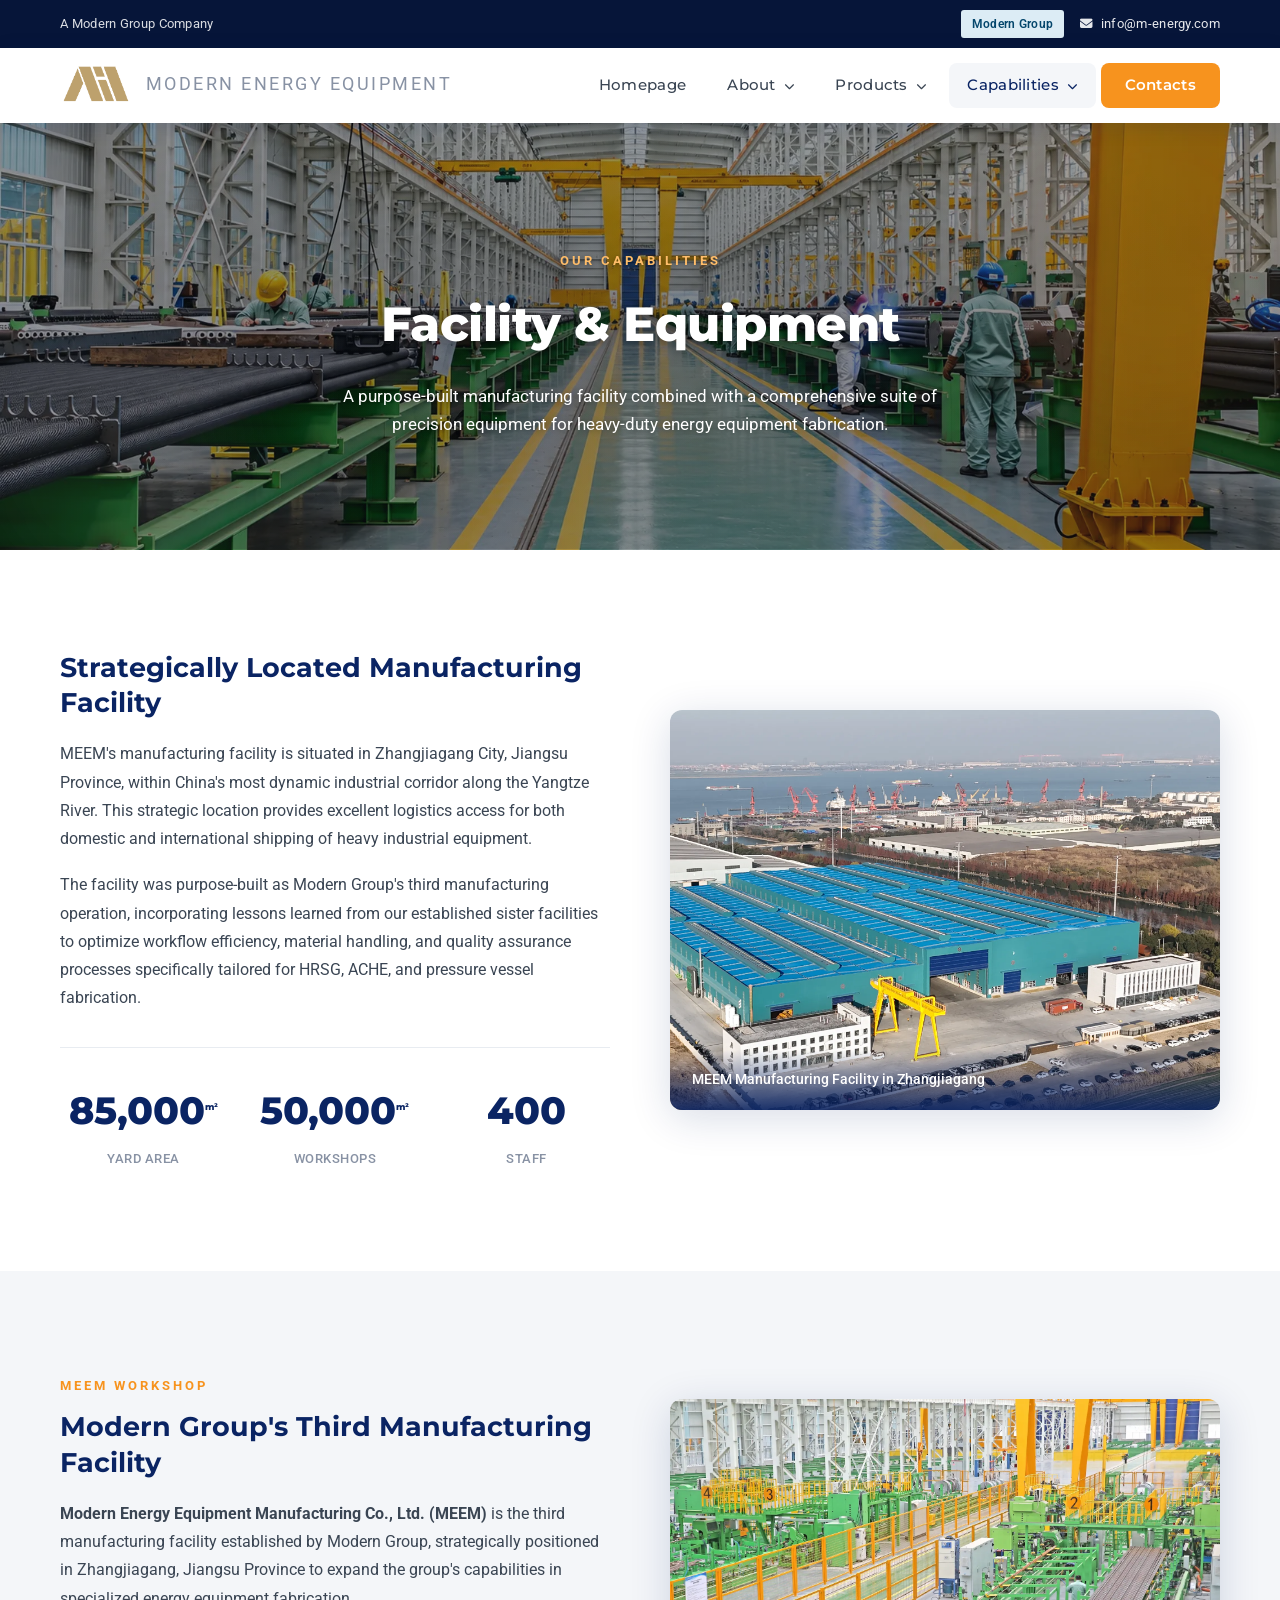
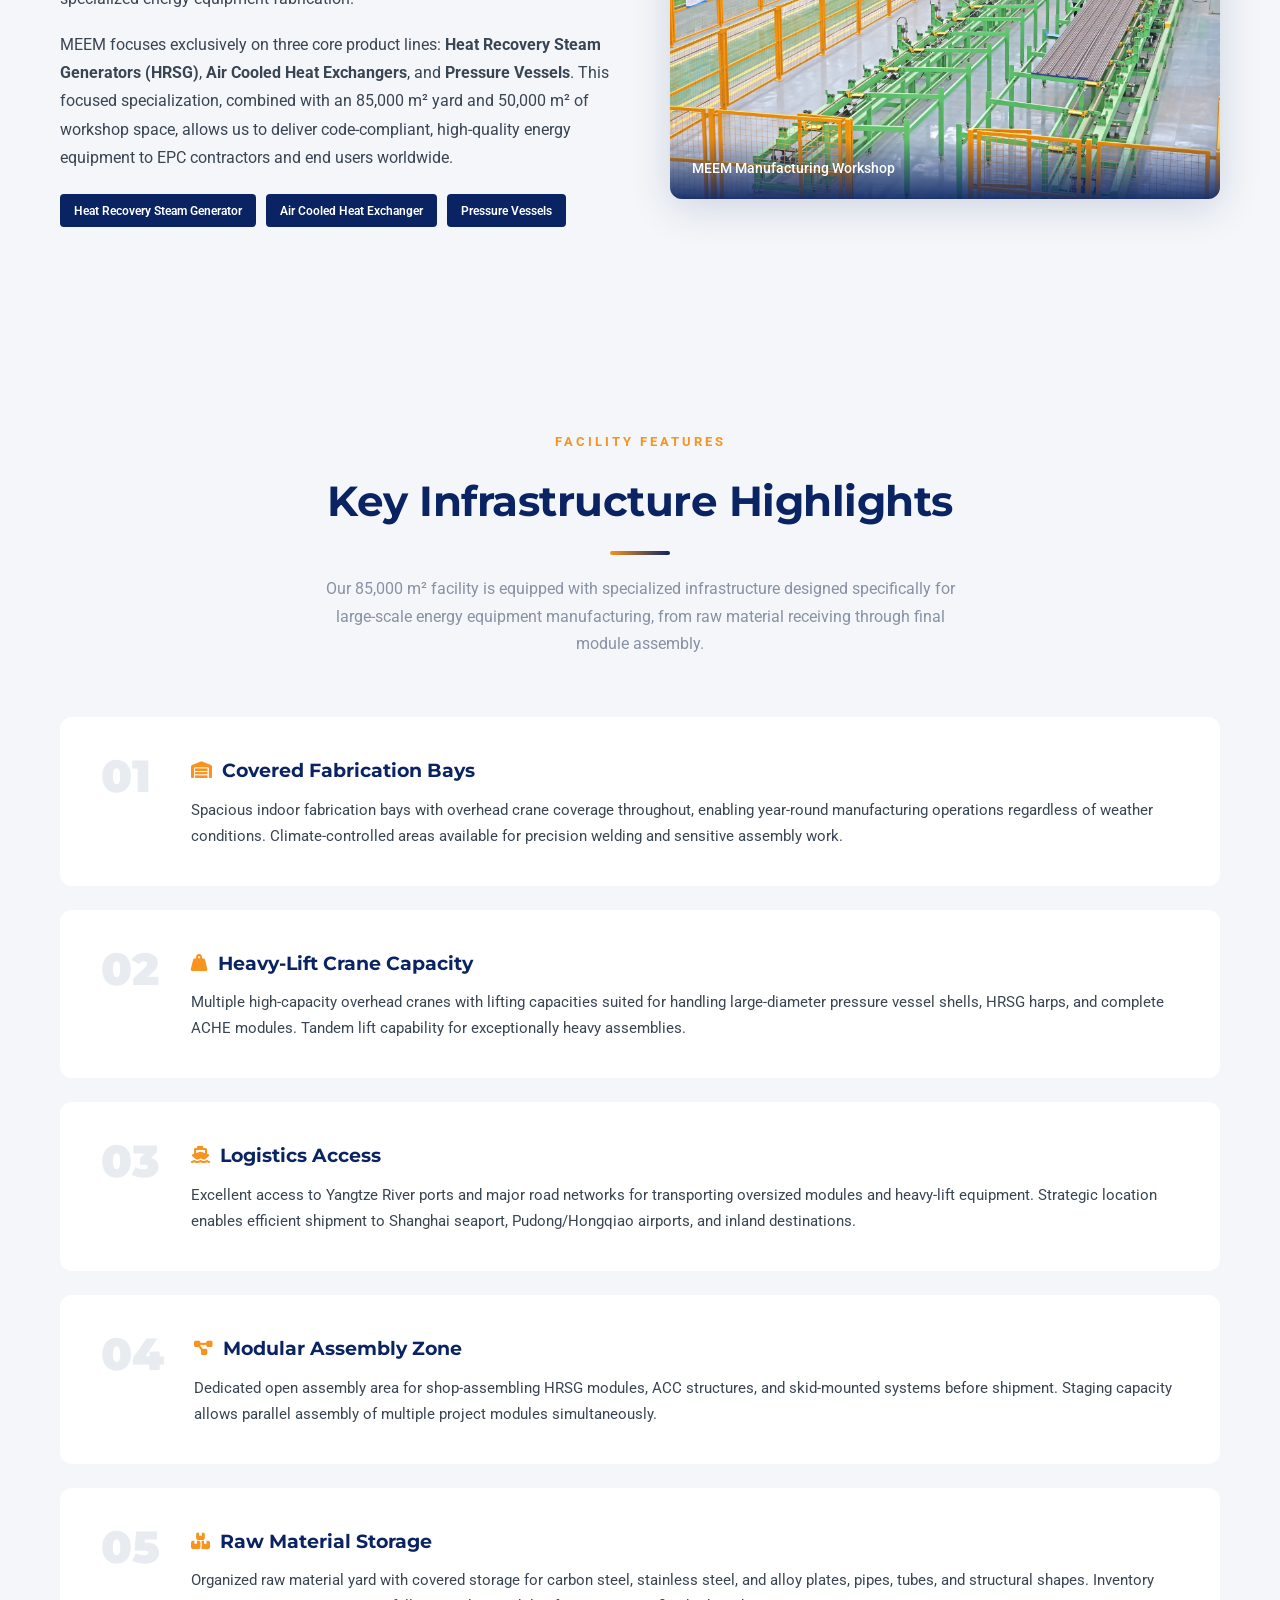
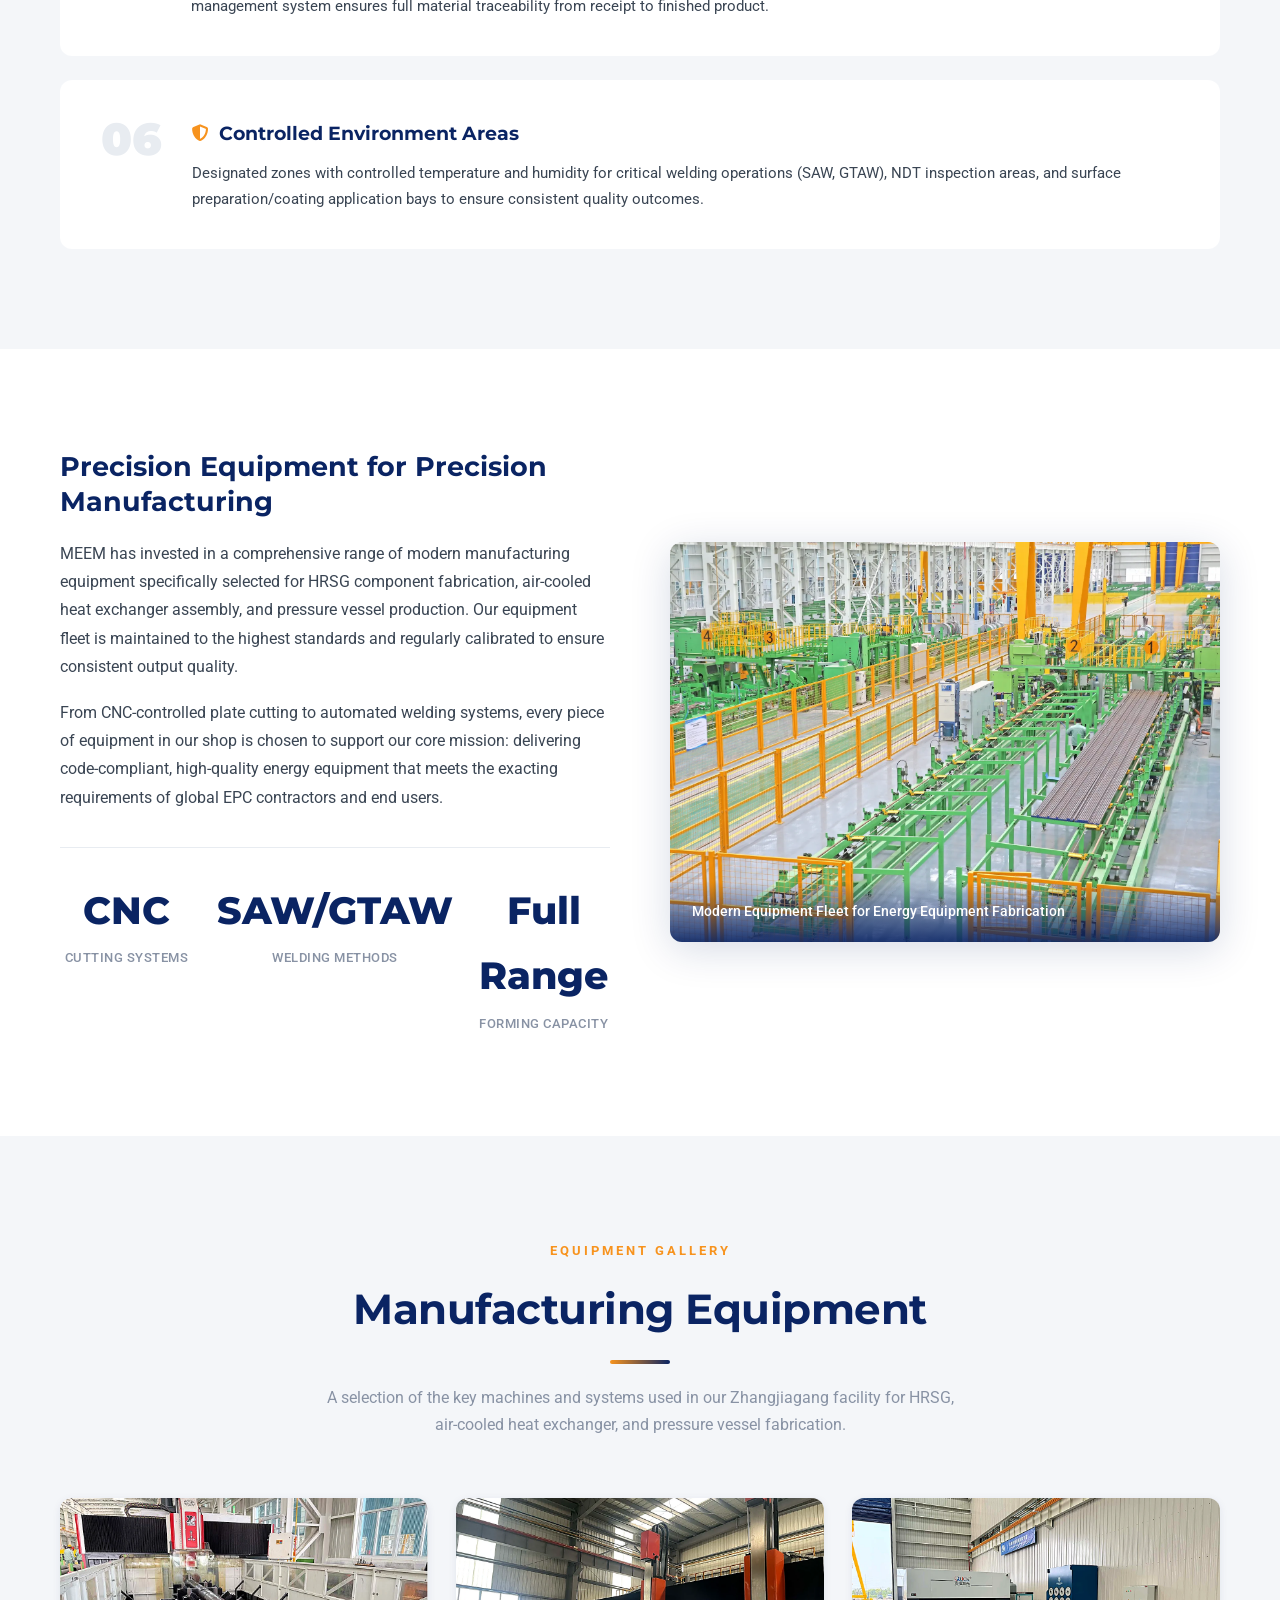
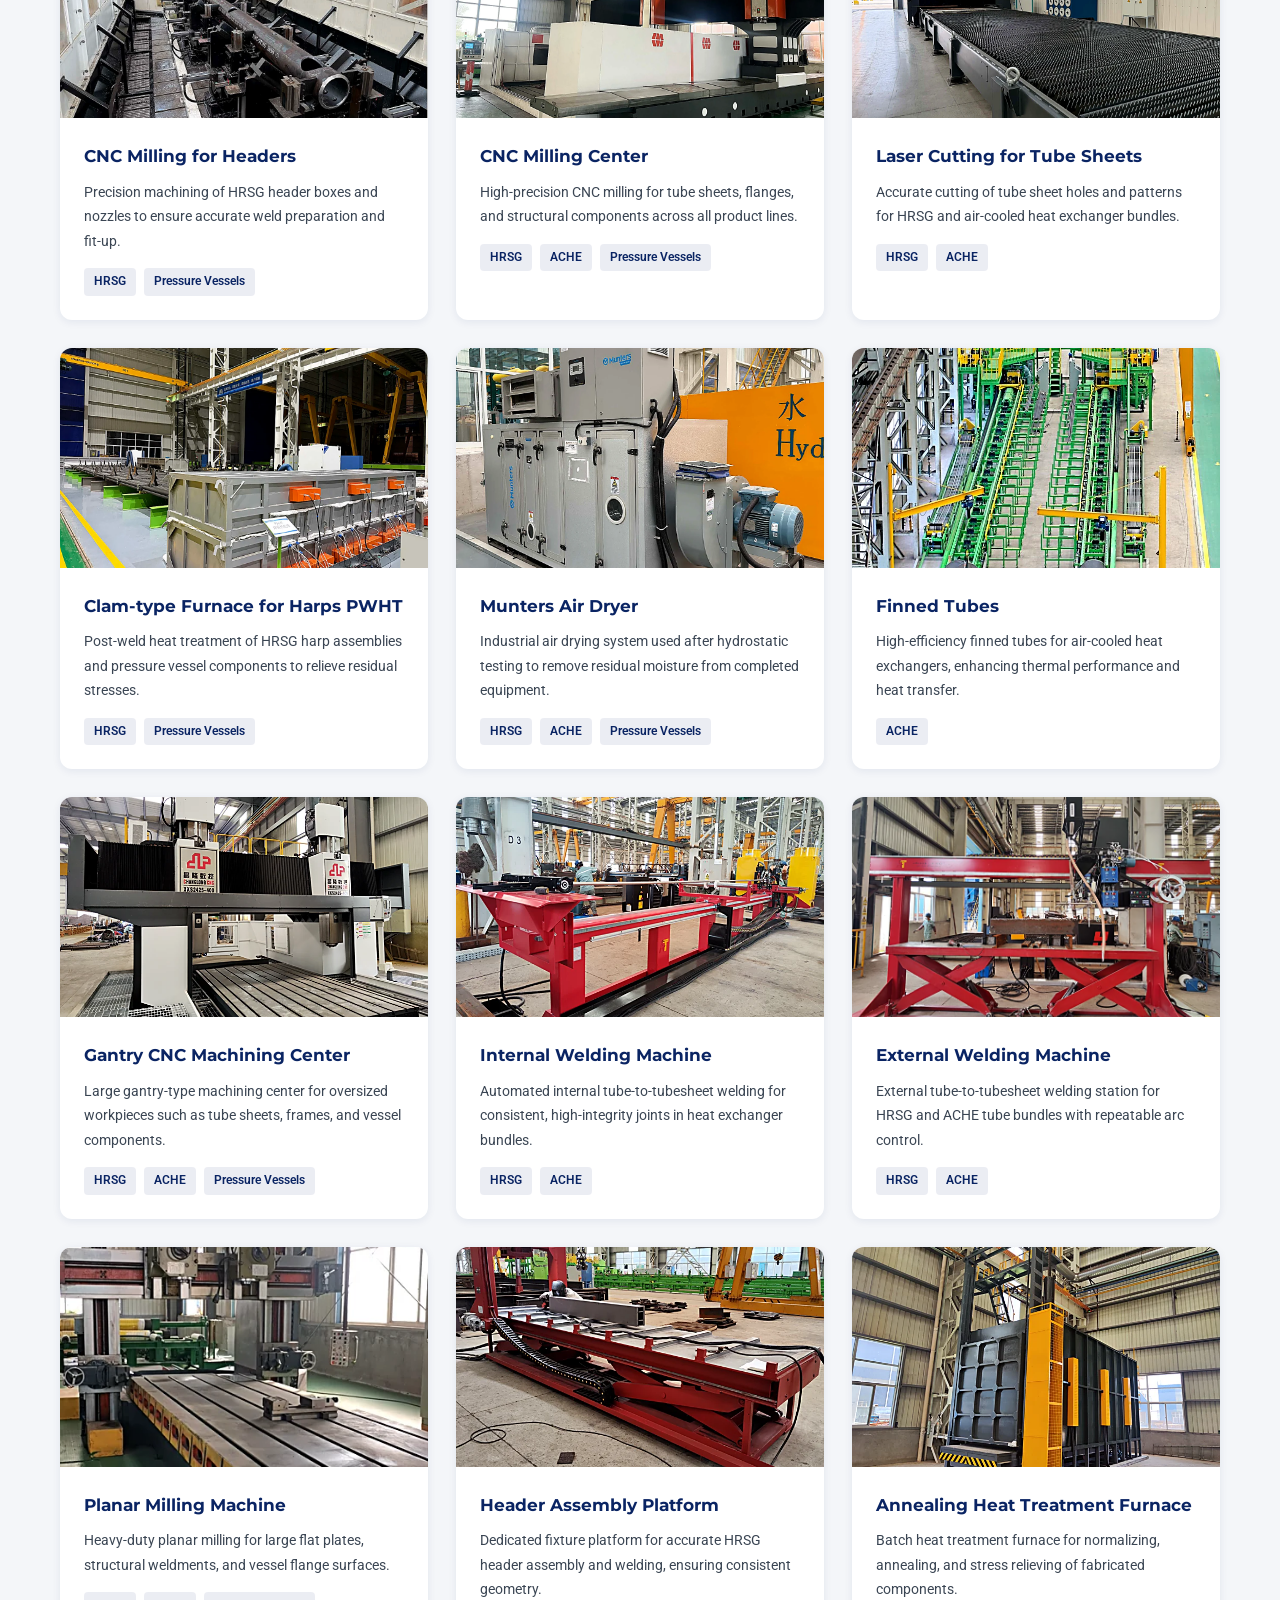
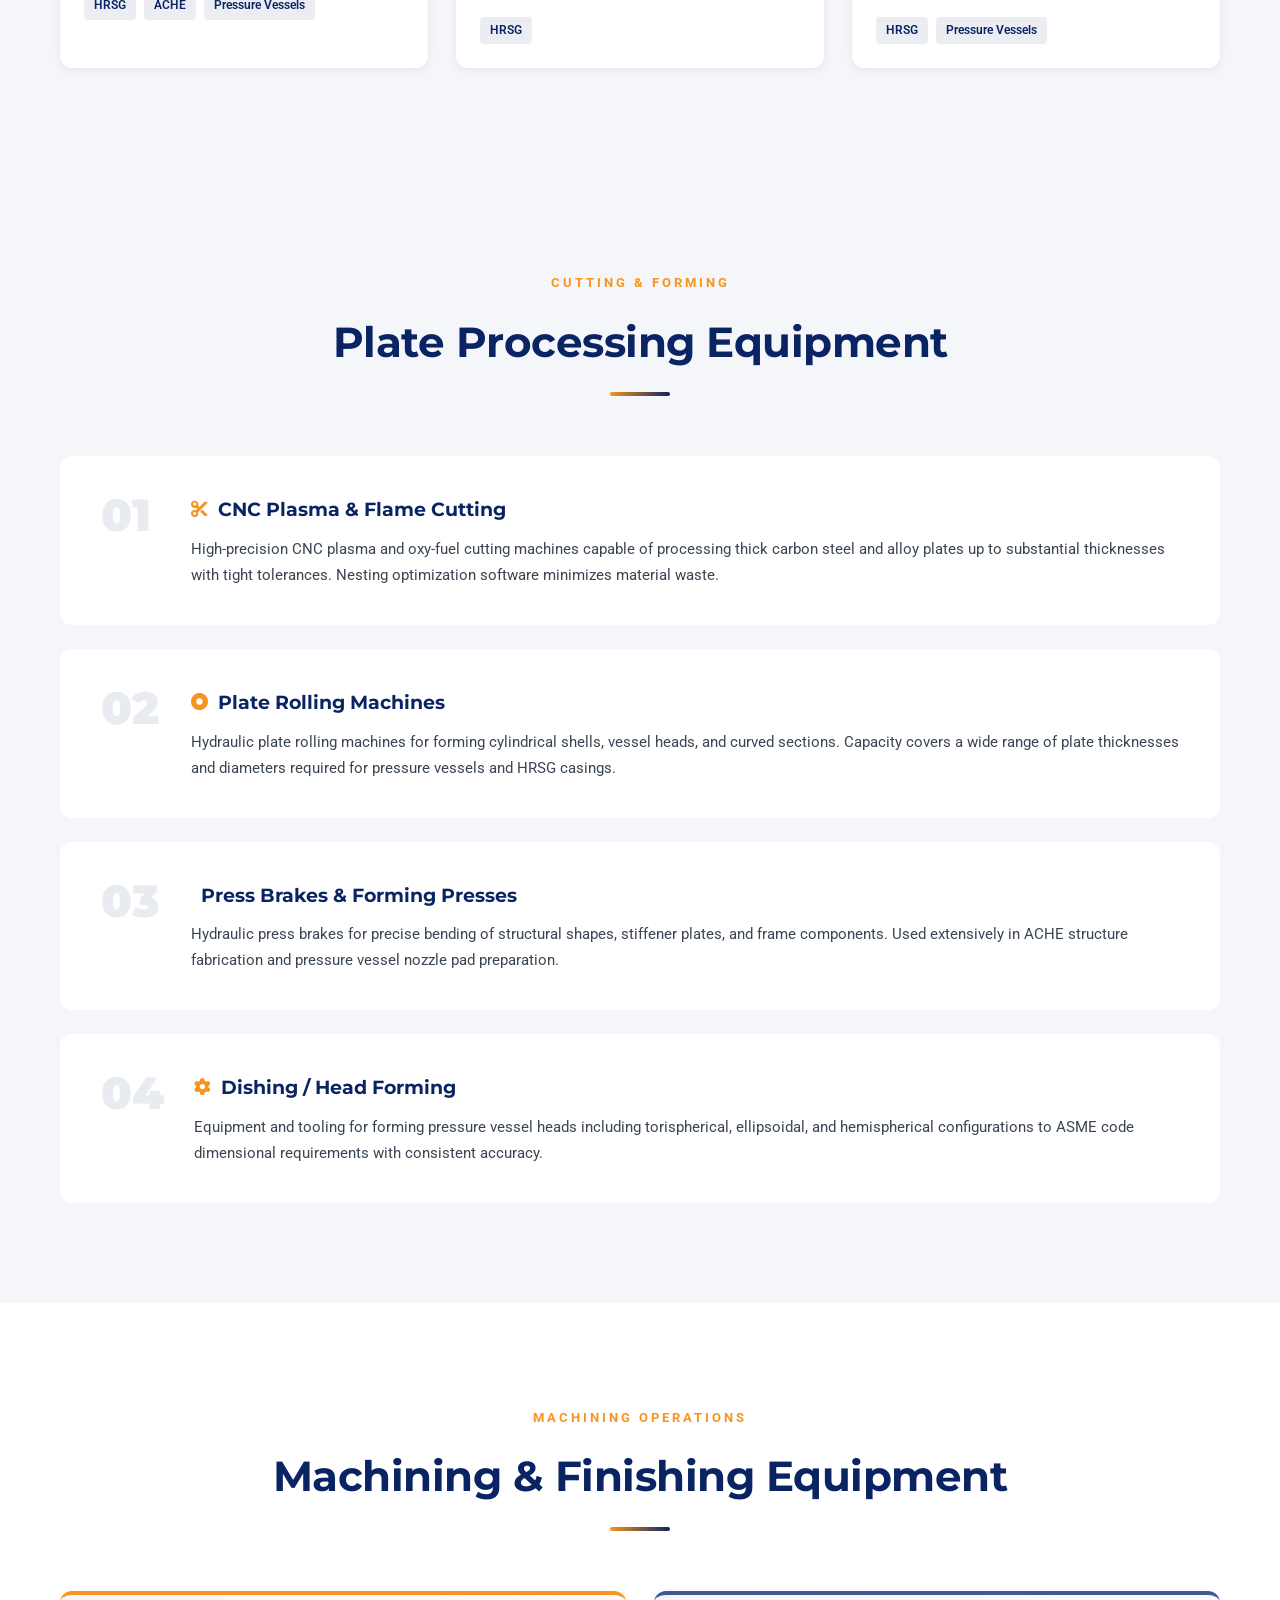
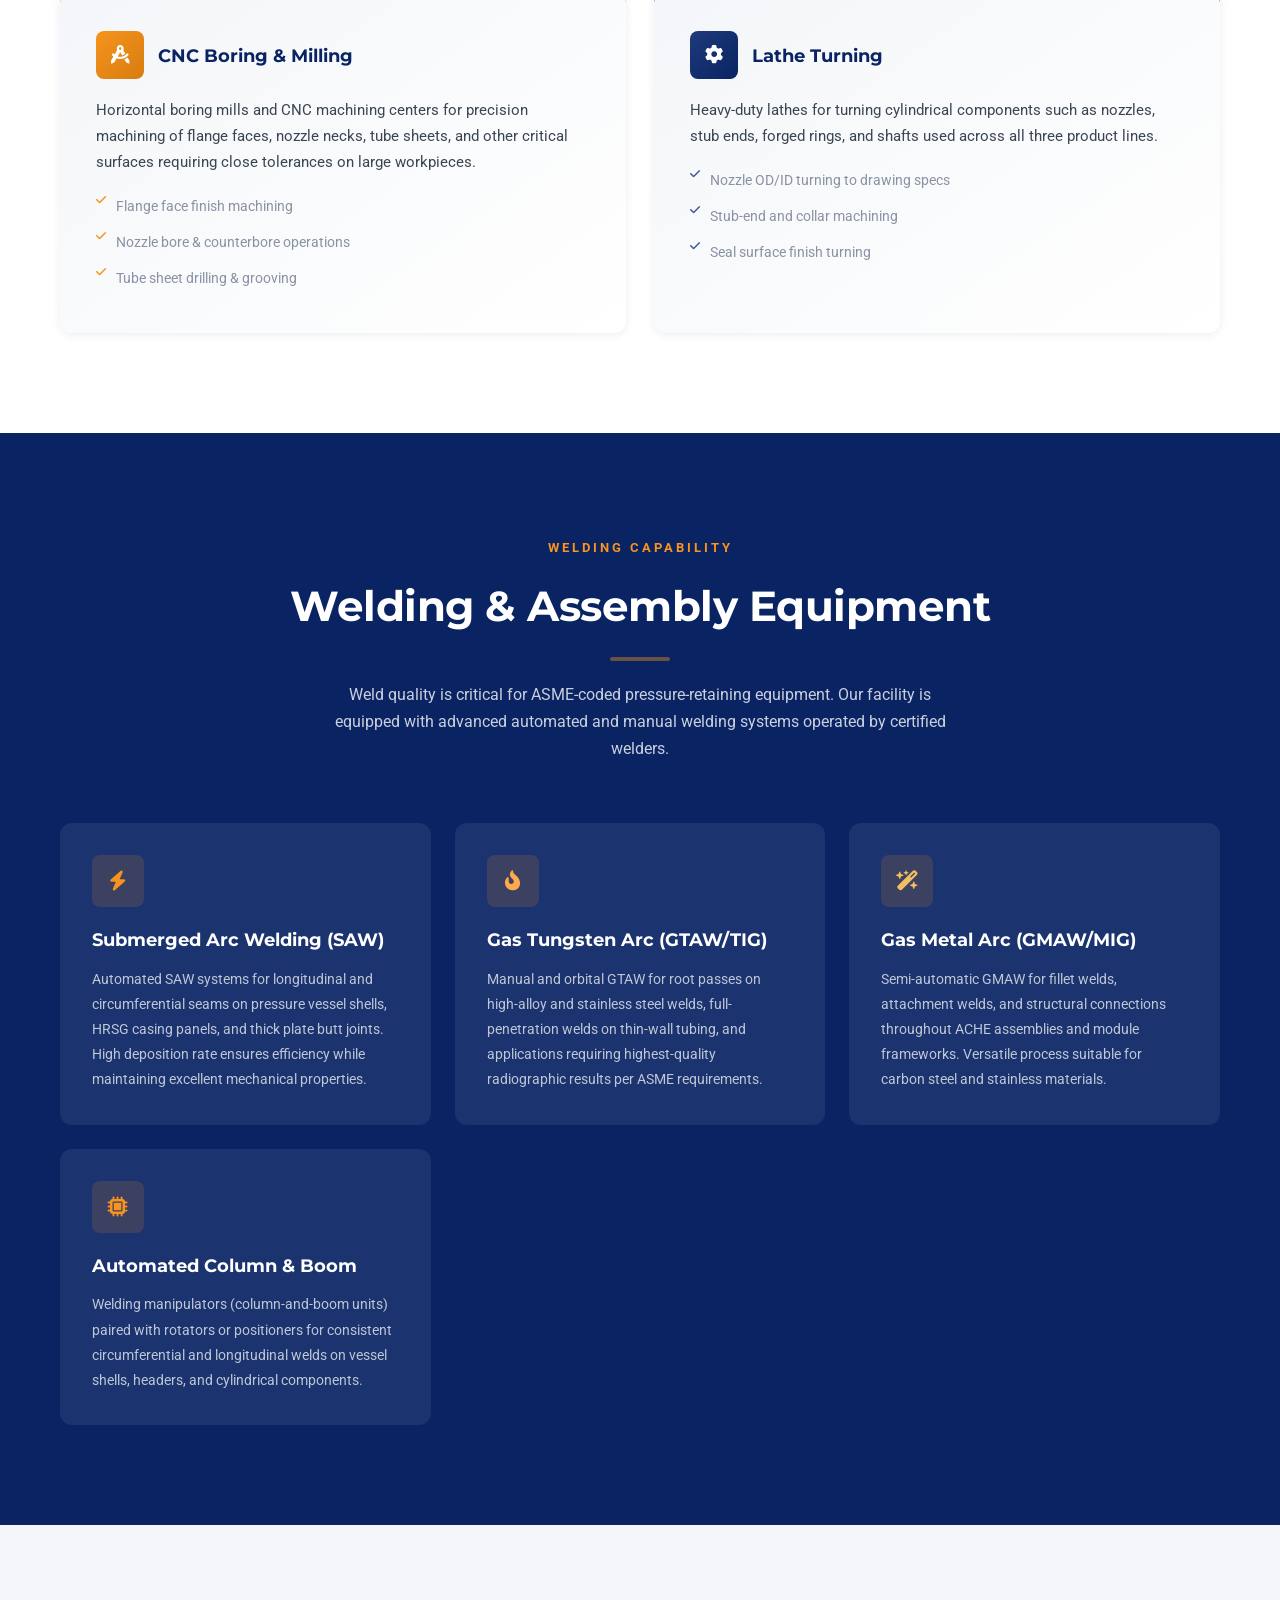
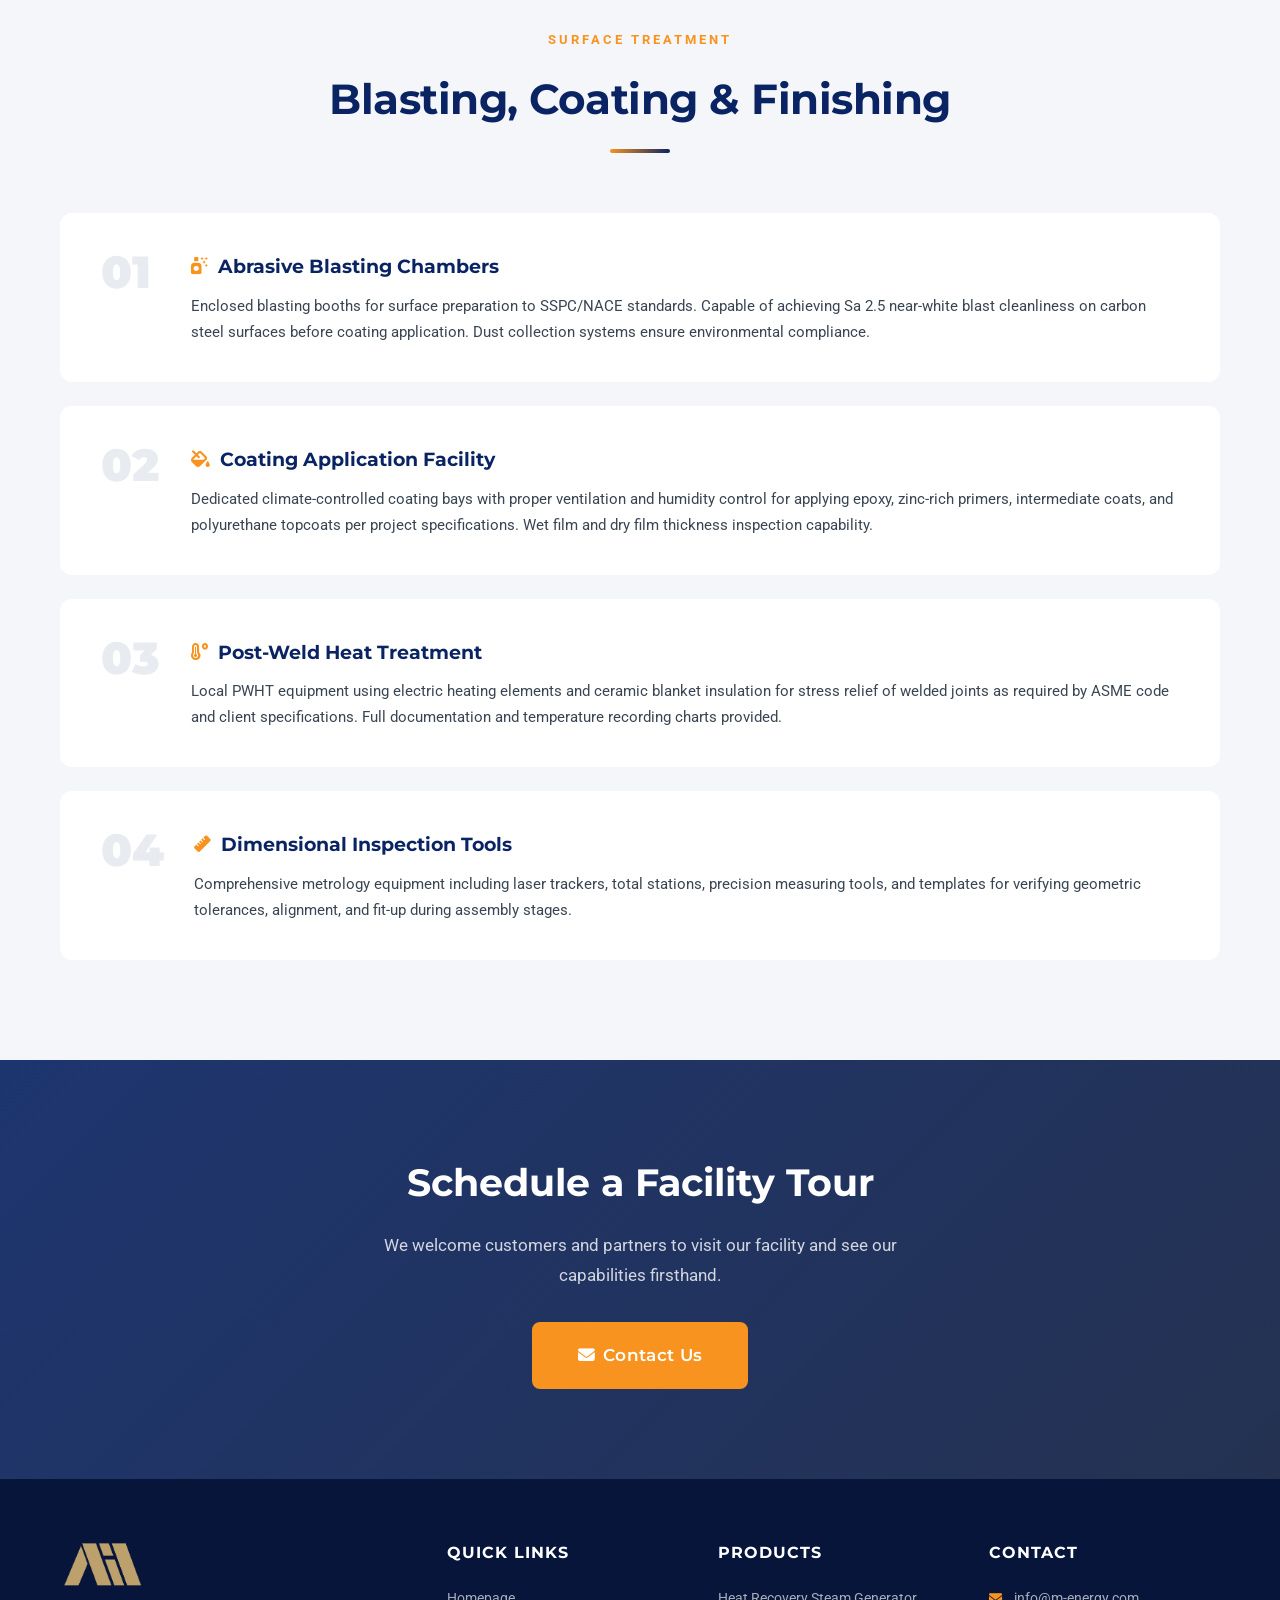
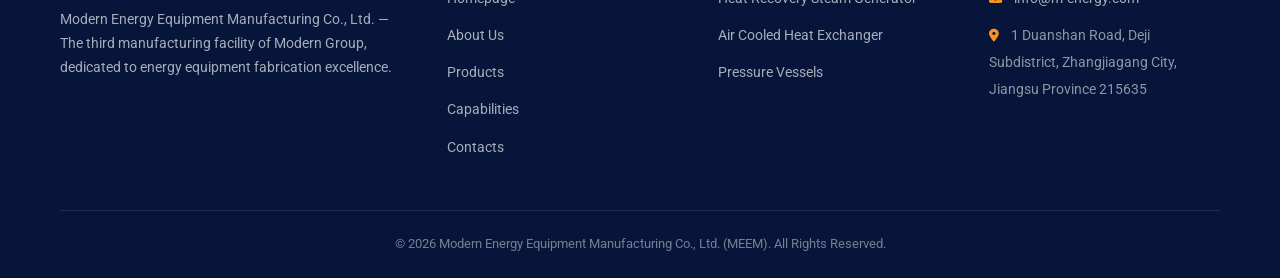
<file: facility.html>
<!DOCTYPE html>
<html lang="en">
<head>
    <meta charset="UTF-8">
    <meta name="viewport" content="width=device-width, initial-scale=1.0">
    <title>Facility &amp; Equipment | MEEM Manufacturing</title>
    <meta name="description" content="Tour MEEM's 85,000 m² Zhangjiagang facility and equipment: 50,000 m² workshops, CNC machining, welding, heat treatment and assembly platforms.">
    <link rel="stylesheet" href="css/styles.css?v=20261102-group-header">
    <!-- Google Fonts -->
    <link href="https://fonts.googleapis.com/css2?family=Roboto:wght@300;400;500;700;900&family=Montserrat:wght@400;600;700;800&display=swap" rel="stylesheet">
    <!-- Font Awesome for icons -->
    <link rel="stylesheet" href="https://cdnjs.cloudflare.com/ajax/libs/font-awesome/6.5.1/css/all.min.css">
    <style>
        .equipment-card { transition: var(--transition-normal); }
        .equipment-card:hover { transform: translateY(-6px); box-shadow: var(--shadow-lg); }
        .equipment-card img { transition: var(--transition-slow); }
        .equipment-card:hover img { transform: scale(1.05); }
    </style>
    <link rel="icon" type="image/png" href="images/iconlogo.png">
    <link rel="shortcut icon" type="image/png" href="images/iconlogo.png">
    <link rel="stylesheet" href="css/product-hero-backgrounds.css?v=20261022-balanced">
</head>
<body>

    <!-- ==================== TOP BAR ==================== -->
    <div class="top-bar group-affiliation-topbar">
        <div class="container">
            <div class="top-bar-left">
                <span class="group-affiliation-label">A Modern Group Company</span>
            </div>
            <div class="top-bar-right">
                <a class="group-site-button" href="https://modernhig.com/">Modern Group</a>
                <a class="group-email" href="mailto:info@m-energy.com"><i class="fas fa-envelope" aria-hidden="true"></i> info@m-energy.com</a>
            </div>
        </div>
    </div>

    <!-- ==================== NAVIGATION ==================== -->
    <header class="main-header" id="mainHeader">
        <div class="container">
            <nav class="navbar">
                <a href="index.html" class="logo">
                    <img src="images/tablogo.png" alt="MEEM Logo" class="logo-img" />
                    <span class="logo-sub">Modern Energy Equipment</span>
                </a>
                <button class="mobile-toggle" id="mobileToggle" aria-label="Toggle Menu">
                    <span></span><span></span><span></span>
                </button>
                <ul class="nav-menu" id="navMenu">
                    <li><a href="index.html">Homepage</a></li>
                    <li class="dropdown">
                        <a href="#">About <i class="fas fa-chevron-down"></i></a>
                        <ul class="dropdown-menu">
                            <li><a href="about-us.html">About Us</a></li>
                            <li><a href="sustainability.html">Sustainability</a></li>
                            <li><a href="governance.html">Governance</a></li>
                        </ul>
                    </li>
                    <li class="dropdown">
                        <a href="index.html#products">Products <i class="fas fa-chevron-down"></i></a>
                        <ul class="dropdown-menu dropdown-wide">
                            <li><a href="heat-recovery.html">Heat Recovery Steam Generator</a></li>
                            <li><a href="air-cooled.html">Air Cooled Heat Exchanger</a></li>
                            <li><a href="pressure-vessels.html">Pressure Vessels</a></li>
                        </ul>
                    </li>
                    <li class="dropdown active">
                        <a href="#" class="active">Capabilities <i class="fas fa-chevron-down"></i></a>
                        <ul class="dropdown-menu">
                            <li><a href="facility.html" style="color:var(--primary);font-weight:600;">Facility &amp; Equipment</a></li>
                            <li><a href="laboratory.html">Laboratory</a></li>
                            <li><a href="certifications.html">Certifications</a></li>
                            <li><a href="project-gallery.html">Project Gallery</a></li>
                        </ul>
                    </li>
                    <li><a href="index.html#contacts" class="btn-nav-contact">Contacts</a></li>
                </ul>
            </nav>
        </div>
    </header>

    <!-- ==================== PAGE HERO BANNER ==================== -->
    <section class="page-hero product-photo-hero" style="--product-hero-image:url('../images/hero-25-facility-b2b.webp');background-position:center 65% !important;margin-top:75px;background:linear-gradient(135deg, #1a3a6b 0%, var(--primary) 50%, #0d2b6e 100%);padding:100px 0 70px;text-align:center;position:relative;overflow:hidden;">
        <div style="position:absolute;top:-50px;right:-50px;width:350px;height:350px;border-radius:50%;background:rgba(247,147,30,0.07);filter:blur(50px);"></div>
        <div style="position:absolute;bottom:-60px;left:-30px;width:280px;height:280px;border-radius:50%;background:rgba(255,255,255,0.04);filter:blur(35px);"></div>
        <div class="container" style="position:relative;z-index:2;">
            <span style="display:inline-block;font-size:0.82rem;font-weight:700;text-transform:uppercase;letter-spacing:3px;color:var(--secondary);margin-bottom:12px;">Our Capabilities</span>
            <h1 style="font-family:var(--font-heading);font-size:3rem;font-weight:800;color:var(--white);letter-spacing:-0.5px;margin-bottom:16px;">Facility &amp; Equipment</h1>
            <p style="max-width:600px;margin:0 auto;font-size:1.05rem;color:rgba(255,255,255,0.75);line-height:1.7;">A purpose-built manufacturing facility combined with a comprehensive suite of precision equipment for heavy-duty energy equipment fabrication.</p>
        </div>
    </section>

    <!-- ==================== FACILITY OVERVIEW ==================== -->
    <section class="section" style="background:var(--white);">
        <div class="container">
            <div class="about-grid">
                <div class="about-content">
                    <h3>Strategically Located Manufacturing Facility</h3>
                    <p>
                        MEEM's manufacturing facility is situated in Zhangjiagang City, Jiangsu Province,
                        within China's most dynamic industrial corridor along the Yangtze River. This strategic location provides
                        excellent logistics access for both domestic and international shipping of heavy industrial equipment.
                    </p>
                    <p>
                        The facility was purpose-built as Modern Group's third manufacturing operation, incorporating lessons learned
                        from our established sister facilities to optimize workflow efficiency, material handling, and quality assurance
                        processes specifically tailored for HRSG, ACHE, and pressure vessel fabrication.
                    </p>
                    <div class="about-stats">
                        <div class="stat-item">
                            <span class="stat-number">85,000<span style="font-size:0.55rem;vertical-align:super;">m&sup2;</span></span>
                            <span class="stat-label">Yard Area</span>
                        </div>
                        <div class="stat-item">
                            <span class="stat-number">50,000<span style="font-size:0.55rem;vertical-align:super;">m&sup2;</span></span>
                            <span class="stat-label">Workshops</span>
                        </div>
                        <div class="stat-item">
                            <span class="stat-number">400</span>
                            <span class="stat-label">Staff</span>
                        </div>
                    </div>
                </div>
                <div class="about-image">
                    <div class="image-frame">
                        <img src="images/workshop_birdview.webp" alt="MEEM Manufacturing Facility" />
                        <div class="image-caption">MEEM Manufacturing Facility in Zhangjiagang</div>
                    </div>
                </div>
            </div>
        </div>
    </section>

    <!-- ==================== FACILITY AT A GLANCE ==================== -->
    <section class="section" style="background:var(--off-white);">
        <div class="container">
            <div class="about-grid">
                <div class="about-content">
                    <span class="section-tag">MEEM Workshop</span>
                    <h3>Modern Group's Third Manufacturing Facility</h3>
                    <p>
                        <strong>Modern Energy Equipment Manufacturing Co., Ltd. (MEEM)</strong> is the third manufacturing facility
                        established by Modern Group, strategically positioned in Zhangjiagang, Jiangsu Province to expand the
                        group's capabilities in specialized energy equipment fabrication.
                    </p>
                    <p>
                        MEEM focuses exclusively on three core product lines: <strong>Heat Recovery Steam Generators (HRSG)</strong>,
                        <strong>Air Cooled Heat Exchangers</strong>, and <strong>Pressure Vessels</strong>. This focused specialization,
                        combined with an 85,000 m&sup2; yard and 50,000 m&sup2; of workshop space, allows us to deliver
                        code-compliant, high-quality energy equipment to EPC contractors and end users worldwide.
                    </p>
                    <div style="display:flex;flex-wrap:wrap;gap:10px;margin-top:22px;">
                        <span style="background:var(--primary);color:var(--white);padding:6px 14px;border-radius:4px;font-size:0.78rem;font-weight:600;">Heat Recovery Steam Generator</span>
                        <span style="background:var(--primary);color:var(--white);padding:6px 14px;border-radius:4px;font-size:0.78rem;font-weight:600;">Air Cooled Heat Exchanger</span>
                        <span style="background:var(--primary);color:var(--white);padding:6px 14px;border-radius:4px;font-size:0.78rem;font-weight:600;">Pressure Vessels</span>
                    </div>
                </div>
                <div class="about-image">
                    <div class="image-frame">
                        <img src="images/workshop.webp" alt="MEEM Manufacturing Workshop" />
                        <div class="image-caption">MEEM Manufacturing Workshop</div>
                    </div>
                </div>
            </div>
        </div>
    </section>

    <!-- ==================== FACILITY HIGHLIGHTS ==================== -->
    <section class="section" style="background:var(--off-white);">
        <div class="container">
            <div class="section-header">
                <span class="section-tag">Facility Features</span>
                <h2>Key Infrastructure Highlights</h2>
                <div class="section-line"></div>
                <p style="max-width:650px;margin:0 auto;color:var(--mid-gray);font-size:1rem;line-height:1.7;">
                    Our 85,000 m&sup2; facility is equipped with specialized infrastructure designed specifically for large-scale energy
                    equipment manufacturing, from raw material receiving through final module assembly.
                </p>
            </div>
            <div class="capabilities-grid">
                <div class="capability-item">
                    <div class="cap-number">01</div>
                    <div class="cap-content">
                        <h3><i class="fas fa-warehouse"></i> Covered Fabrication Bays</h3>
                        <p>Spacious indoor fabrication bays with overhead crane coverage throughout, enabling year-round manufacturing operations regardless of weather conditions. Climate-controlled areas available for precision welding and sensitive assembly work.</p>
                    </div>
                </div>
                <div class="capability-item">
                    <div class="cap-number">02</div>
                    <div class="cap-content">
                        <h3><i class="fas fa-weight-hanging" aria-hidden="true"></i> Heavy-Lift Crane Capacity</h3>
                        <p>Multiple high-capacity overhead cranes with lifting capacities suited for handling large-diameter pressure vessel shells, HRSG harps, and complete ACHE modules. Tandem lift capability for exceptionally heavy assemblies.</p>
                    </div>
                </div>
                <div class="capability-item">
                    <div class="cap-number">03</div>
                    <div class="cap-content">
                        <h3><i class="fas fa-ship"></i> Logistics Access</h3>
                        <p>Excellent access to Yangtze River ports and major road networks for transporting oversized modules and heavy-lift equipment. Strategic location enables efficient shipment to Shanghai seaport, Pudong/Hongqiao airports, and inland destinations.</p>
                    </div>
                </div>
                <div class="capability-item">
                    <div class="cap-number">04</div>
                    <div class="cap-content">
                        <h3><i class="fas fa-project-diagram"></i> Modular Assembly Zone</h3>
                        <p>Dedicated open assembly area for shop-assembling HRSG modules, ACC structures, and skid-mounted systems before shipment. Staging capacity allows parallel assembly of multiple project modules simultaneously.</p>
                    </div>
                </div>
                <div class="capability-item">
                    <div class="cap-number">05</div>
                    <div class="cap-content">
                        <h3><i class="fas fa-boxes-stacked"></i> Raw Material Storage</h3>
                        <p>Organized raw material yard with covered storage for carbon steel, stainless steel, and alloy plates, pipes, tubes, and structural shapes. Inventory management system ensures full material traceability from receipt to finished product.</p>
                    </div>
                </div>
                <div class="capability-item">
                    <div class="cap-number">06</div>
                    <div class="cap-content">
                        <h3><i class="fas fa-shield-halved"></i> Controlled Environment Areas</h3>
                        <p>Designated zones with controlled temperature and humidity for critical welding operations (SAW, GTAW), NDT inspection areas, and surface preparation/coating application bays to ensure consistent quality outcomes.</p>
                    </div>
                </div>
            </div>
        </div>
    </section>

    <!-- ==================== EQUIPMENT INTRO ==================== -->
    <section class="section" style="background:var(--white);">
        <div class="container">
            <div class="about-grid">
                <div class="about-content">
                    <h3>Precision Equipment for Precision Manufacturing</h3>
                    <p>
                        MEEM has invested in a comprehensive range of modern manufacturing equipment specifically selected for
                        HRSG component fabrication, air-cooled heat exchanger assembly, and pressure vessel production.
                        Our equipment fleet is maintained to the highest standards and regularly calibrated
                        to ensure consistent output quality.
                    </p>
                    <p>
                        From CNC-controlled plate cutting to automated welding systems, every piece of equipment in our shop
                        is chosen to support our core mission: delivering code-compliant, high-quality energy equipment
                        that meets the exacting requirements of global EPC contractors and end users.
                    </p>
                    <div class="about-stats">
                        <div class="stat-item">
                            <span class="stat-number">CNC</span>
                            <span class="stat-label">Cutting Systems</span>
                        </div>
                        <div class="stat-item">
                            <span class="stat-number">SAW/GTAW</span>
                            <span class="stat-label">Welding Methods</span>
                        </div>
                        <div class="stat-item">
                            <span class="stat-number">Full Range</span>
                            <span class="stat-label">Forming Capacity</span>
                        </div>
                    </div>
                </div>
                <div class="about-image">
                    <div class="image-frame">
                        <img src="images/workshop.webp" alt="MEEM Manufacturing Equipment" />
                        <div class="image-caption">Modern Equipment Fleet for Energy Equipment Fabrication</div>
                    </div>
                </div>
            </div>
        </div>
    </section>

    <!-- ==================== EQUIPMENT GALLERY ==================== -->
    <section class="section" style="background:var(--off-white);">
        <div class="container">
            <div class="section-header">
                <span class="section-tag">Equipment Gallery</span>
                <h2>Manufacturing Equipment</h2>
                <div class="section-line"></div>
                <p style="max-width:650px;margin:0 auto;color:var(--mid-gray);font-size:1rem;line-height:1.7;">
                    A selection of the key machines and systems used in our Zhangjiagang facility for HRSG, air-cooled heat exchanger, and pressure vessel fabrication.
                </p>
            </div>
            <div style="display:grid;grid-template-columns:repeat(auto-fit,minmax(320px,1fr));gap:28px;">
                <!-- Equipment Card 1 -->
                <div class="equipment-card" style="background:var(--white);border-radius:var(--radius-lg);overflow:hidden;box-shadow:var(--shadow-sm);transition:var(--transition-normal);">
                    <div style="height:220px;overflow:hidden;">
                        <img src="images/cnc-milling-headers.webp" alt="CNC Milling for Headers" style="width:100%;height:100%;object-fit:cover;transition:var(--transition-slow);" />
                    </div>
                    <div style="padding:24px;">
                        <h3 style="font-family:var(--font-heading);font-size:1.05rem;font-weight:700;color:var(--primary);margin-bottom:10px;">CNC Milling for Headers</h3>
                        <p style="font-size:0.9rem;color:var(--dark-gray);line-height:1.7;margin-bottom:14px;">Precision machining of HRSG header boxes and nozzles to ensure accurate weld preparation and fit-up.</p>
                        <div style="display:flex;flex-wrap:wrap;gap:8px;">
                            <span style="background:rgba(10,36,99,0.08);color:var(--primary);padding:4px 10px;border-radius:4px;font-size:0.72rem;font-weight:600;">HRSG</span>
                            <span style="background:rgba(10,36,99,0.08);color:var(--primary);padding:4px 10px;border-radius:4px;font-size:0.72rem;font-weight:600;">Pressure Vessels</span>
                        </div>
                    </div>
                </div>
                <!-- Equipment Card 2 -->
                <div class="equipment-card" style="background:var(--white);border-radius:var(--radius-lg);overflow:hidden;box-shadow:var(--shadow-sm);transition:var(--transition-normal);">
                    <div style="height:220px;overflow:hidden;">
                        <img src="images/cnc-milling-center.webp" alt="CNC Milling Center" style="width:100%;height:100%;object-fit:cover;transition:var(--transition-slow);" />
                    </div>
                    <div style="padding:24px;">
                        <h3 style="font-family:var(--font-heading);font-size:1.05rem;font-weight:700;color:var(--primary);margin-bottom:10px;">CNC Milling Center</h3>
                        <p style="font-size:0.9rem;color:var(--dark-gray);line-height:1.7;margin-bottom:14px;">High-precision CNC milling for tube sheets, flanges, and structural components across all product lines.</p>
                        <div style="display:flex;flex-wrap:wrap;gap:8px;">
                            <span style="background:rgba(10,36,99,0.08);color:var(--primary);padding:4px 10px;border-radius:4px;font-size:0.72rem;font-weight:600;">HRSG</span>
                            <span style="background:rgba(10,36,99,0.08);color:var(--primary);padding:4px 10px;border-radius:4px;font-size:0.72rem;font-weight:600;">ACHE</span>
                            <span style="background:rgba(10,36,99,0.08);color:var(--primary);padding:4px 10px;border-radius:4px;font-size:0.72rem;font-weight:600;">Pressure Vessels</span>
                        </div>
                    </div>
                </div>
                <!-- Equipment Card 3 -->
                <div class="equipment-card" style="background:var(--white);border-radius:var(--radius-lg);overflow:hidden;box-shadow:var(--shadow-sm);transition:var(--transition-normal);">
                    <div style="height:220px;overflow:hidden;">
                        <img src="images/laser-cutting-tube-sheets.webp" alt="Laser Cutting for Tube Sheets" style="width:100%;height:100%;object-fit:cover;transition:var(--transition-slow);" />
                    </div>
                    <div style="padding:24px;">
                        <h3 style="font-family:var(--font-heading);font-size:1.05rem;font-weight:700;color:var(--primary);margin-bottom:10px;">Laser Cutting for Tube Sheets</h3>
                        <p style="font-size:0.9rem;color:var(--dark-gray);line-height:1.7;margin-bottom:14px;">Accurate cutting of tube sheet holes and patterns for HRSG and air-cooled heat exchanger bundles.</p>
                        <div style="display:flex;flex-wrap:wrap;gap:8px;">
                            <span style="background:rgba(10,36,99,0.08);color:var(--primary);padding:4px 10px;border-radius:4px;font-size:0.72rem;font-weight:600;">HRSG</span>
                            <span style="background:rgba(10,36,99,0.08);color:var(--primary);padding:4px 10px;border-radius:4px;font-size:0.72rem;font-weight:600;">ACHE</span>
                        </div>
                    </div>
                </div>
                <!-- Equipment Card 4 -->
                <div class="equipment-card" style="background:var(--white);border-radius:var(--radius-lg);overflow:hidden;box-shadow:var(--shadow-sm);transition:var(--transition-normal);">
                    <div style="height:220px;overflow:hidden;">
                        <img src="images/clam-furnace-pwht.webp" alt="Clam-type Furnace for Harps PWHT" style="width:100%;height:100%;object-fit:cover;transition:var(--transition-slow);" />
                    </div>
                    <div style="padding:24px;">
                        <h3 style="font-family:var(--font-heading);font-size:1.05rem;font-weight:700;color:var(--primary);margin-bottom:10px;">Clam-type Furnace for Harps PWHT</h3>
                        <p style="font-size:0.9rem;color:var(--dark-gray);line-height:1.7;margin-bottom:14px;">Post-weld heat treatment of HRSG harp assemblies and pressure vessel components to relieve residual stresses.</p>
                        <div style="display:flex;flex-wrap:wrap;gap:8px;">
                            <span style="background:rgba(10,36,99,0.08);color:var(--primary);padding:4px 10px;border-radius:4px;font-size:0.72rem;font-weight:600;">HRSG</span>
                            <span style="background:rgba(10,36,99,0.08);color:var(--primary);padding:4px 10px;border-radius:4px;font-size:0.72rem;font-weight:600;">Pressure Vessels</span>
                        </div>
                    </div>
                </div>
                <!-- Equipment Card 5 -->
                <div class="equipment-card" style="background:var(--white);border-radius:var(--radius-lg);overflow:hidden;box-shadow:var(--shadow-sm);transition:var(--transition-normal);">
                    <div style="height:220px;overflow:hidden;">
                        <img src="images/munters-air-dryer.webp" alt="Munters Air Dryer" style="width:100%;height:100%;object-fit:cover;transition:var(--transition-slow);" />
                    </div>
                    <div style="padding:24px;">
                        <h3 style="font-family:var(--font-heading);font-size:1.05rem;font-weight:700;color:var(--primary);margin-bottom:10px;">Munters Air Dryer</h3>
                        <p style="font-size:0.9rem;color:var(--dark-gray);line-height:1.7;margin-bottom:14px;">Industrial air drying system used after hydrostatic testing to remove residual moisture from completed equipment.</p>
                        <div style="display:flex;flex-wrap:wrap;gap:8px;">
                            <span style="background:rgba(10,36,99,0.08);color:var(--primary);padding:4px 10px;border-radius:4px;font-size:0.72rem;font-weight:600;">HRSG</span>
                            <span style="background:rgba(10,36,99,0.08);color:var(--primary);padding:4px 10px;border-radius:4px;font-size:0.72rem;font-weight:600;">ACHE</span>
                            <span style="background:rgba(10,36,99,0.08);color:var(--primary);padding:4px 10px;border-radius:4px;font-size:0.72rem;font-weight:600;">Pressure Vessels</span>
                        </div>
                    </div>
                </div>
                <!-- Equipment Card 6 -->
                <div class="equipment-card" style="background:var(--white);border-radius:var(--radius-lg);overflow:hidden;box-shadow:var(--shadow-sm);transition:var(--transition-normal);">
                    <div style="height:220px;overflow:hidden;">
                        <img src="images/finned-tubes.webp" alt="Finned Tubes" style="width:100%;height:100%;object-fit:cover;transition:var(--transition-slow);" />
                    </div>
                    <div style="padding:24px;">
                        <h3 style="font-family:var(--font-heading);font-size:1.05rem;font-weight:700;color:var(--primary);margin-bottom:10px;">Finned Tubes</h3>
                        <p style="font-size:0.9rem;color:var(--dark-gray);line-height:1.7;margin-bottom:14px;">High-efficiency finned tubes for air-cooled heat exchangers, enhancing thermal performance and heat transfer.</p>
                        <div style="display:flex;flex-wrap:wrap;gap:8px;">
                            <span style="background:rgba(10,36,99,0.08);color:var(--primary);padding:4px 10px;border-radius:4px;font-size:0.72rem;font-weight:600;">ACHE</span>
                        </div>
                    </div>
                </div>
                <!-- Equipment Card 7 -->
                <div class="equipment-card" style="background:var(--white);border-radius:var(--radius-lg);overflow:hidden;box-shadow:var(--shadow-sm);transition:var(--transition-normal);">
                    <div style="height:220px;overflow:hidden;">
                        <img src="images/gantry-cnc-machining-center.webp" alt="Gantry CNC Machining Center" style="width:100%;height:100%;object-fit:cover;transition:var(--transition-slow);" />
                    </div>
                    <div style="padding:24px;">
                        <h3 style="font-family:var(--font-heading);font-size:1.05rem;font-weight:700;color:var(--primary);margin-bottom:10px;">Gantry CNC Machining Center</h3>
                        <p style="font-size:0.9rem;color:var(--dark-gray);line-height:1.7;margin-bottom:14px;">Large gantry-type machining center for oversized workpieces such as tube sheets, frames, and vessel components.</p>
                        <div style="display:flex;flex-wrap:wrap;gap:8px;">
                            <span style="background:rgba(10,36,99,0.08);color:var(--primary);padding:4px 10px;border-radius:4px;font-size:0.72rem;font-weight:600;">HRSG</span>
                            <span style="background:rgba(10,36,99,0.08);color:var(--primary);padding:4px 10px;border-radius:4px;font-size:0.72rem;font-weight:600;">ACHE</span>
                            <span style="background:rgba(10,36,99,0.08);color:var(--primary);padding:4px 10px;border-radius:4px;font-size:0.72rem;font-weight:600;">Pressure Vessels</span>
                        </div>
                    </div>
                </div>
                <!-- Equipment Card 8 -->
                <div class="equipment-card" style="background:var(--white);border-radius:var(--radius-lg);overflow:hidden;box-shadow:var(--shadow-sm);transition:var(--transition-normal);">
                    <div style="height:220px;overflow:hidden;">
                        <img src="images/internal-welding-machine.webp" alt="Internal Welding Machine" style="width:100%;height:100%;object-fit:cover;transition:var(--transition-slow);" />
                    </div>
                    <div style="padding:24px;">
                        <h3 style="font-family:var(--font-heading);font-size:1.05rem;font-weight:700;color:var(--primary);margin-bottom:10px;">Internal Welding Machine</h3>
                        <p style="font-size:0.9rem;color:var(--dark-gray);line-height:1.7;margin-bottom:14px;">Automated internal tube-to-tubesheet welding for consistent, high-integrity joints in heat exchanger bundles.</p>
                        <div style="display:flex;flex-wrap:wrap;gap:8px;">
                            <span style="background:rgba(10,36,99,0.08);color:var(--primary);padding:4px 10px;border-radius:4px;font-size:0.72rem;font-weight:600;">HRSG</span>
                            <span style="background:rgba(10,36,99,0.08);color:var(--primary);padding:4px 10px;border-radius:4px;font-size:0.72rem;font-weight:600;">ACHE</span>
                        </div>
                    </div>
                </div>
                <!-- Equipment Card 9 -->
                <div class="equipment-card" style="background:var(--white);border-radius:var(--radius-lg);overflow:hidden;box-shadow:var(--shadow-sm);transition:var(--transition-normal);">
                    <div style="height:220px;overflow:hidden;">
                        <img src="images/external-welding-machine.webp" alt="External Welding Machine" style="width:100%;height:100%;object-fit:cover;transition:var(--transition-slow);" />
                    </div>
                    <div style="padding:24px;">
                        <h3 style="font-family:var(--font-heading);font-size:1.05rem;font-weight:700;color:var(--primary);margin-bottom:10px;">External Welding Machine</h3>
                        <p style="font-size:0.9rem;color:var(--dark-gray);line-height:1.7;margin-bottom:14px;">External tube-to-tubesheet welding station for HRSG and ACHE tube bundles with repeatable arc control.</p>
                        <div style="display:flex;flex-wrap:wrap;gap:8px;">
                            <span style="background:rgba(10,36,99,0.08);color:var(--primary);padding:4px 10px;border-radius:4px;font-size:0.72rem;font-weight:600;">HRSG</span>
                            <span style="background:rgba(10,36,99,0.08);color:var(--primary);padding:4px 10px;border-radius:4px;font-size:0.72rem;font-weight:600;">ACHE</span>
                        </div>
                    </div>
                </div>
                <!-- Equipment Card 10 -->
                <div class="equipment-card" style="background:var(--white);border-radius:var(--radius-lg);overflow:hidden;box-shadow:var(--shadow-sm);transition:var(--transition-normal);">
                    <div style="height:220px;overflow:hidden;">
                        <img src="images/planar-milling-machine.webp" alt="Planar Milling Machine" style="width:100%;height:100%;object-fit:cover;transition:var(--transition-slow);" />
                    </div>
                    <div style="padding:24px;">
                        <h3 style="font-family:var(--font-heading);font-size:1.05rem;font-weight:700;color:var(--primary);margin-bottom:10px;">Planar Milling Machine</h3>
                        <p style="font-size:0.9rem;color:var(--dark-gray);line-height:1.7;margin-bottom:14px;">Heavy-duty planar milling for large flat plates, structural weldments, and vessel flange surfaces.</p>
                        <div style="display:flex;flex-wrap:wrap;gap:8px;">
                            <span style="background:rgba(10,36,99,0.08);color:var(--primary);padding:4px 10px;border-radius:4px;font-size:0.72rem;font-weight:600;">HRSG</span>
                            <span style="background:rgba(10,36,99,0.08);color:var(--primary);padding:4px 10px;border-radius:4px;font-size:0.72rem;font-weight:600;">ACHE</span>
                            <span style="background:rgba(10,36,99,0.08);color:var(--primary);padding:4px 10px;border-radius:4px;font-size:0.72rem;font-weight:600;">Pressure Vessels</span>
                        </div>
                    </div>
                </div>
                <!-- Equipment Card 11 -->
                <div class="equipment-card" style="background:var(--white);border-radius:var(--radius-lg);overflow:hidden;box-shadow:var(--shadow-sm);transition:var(--transition-normal);">
                    <div style="height:220px;overflow:hidden;">
                        <img src="images/header-assembly-platform.webp" alt="Header Assembly Platform" style="width:100%;height:100%;object-fit:cover;transition:var(--transition-slow);" />
                    </div>
                    <div style="padding:24px;">
                        <h3 style="font-family:var(--font-heading);font-size:1.05rem;font-weight:700;color:var(--primary);margin-bottom:10px;">Header Assembly Platform</h3>
                        <p style="font-size:0.9rem;color:var(--dark-gray);line-height:1.7;margin-bottom:14px;">Dedicated fixture platform for accurate HRSG header assembly and welding, ensuring consistent geometry.</p>
                        <div style="display:flex;flex-wrap:wrap;gap:8px;">
                            <span style="background:rgba(10,36,99,0.08);color:var(--primary);padding:4px 10px;border-radius:4px;font-size:0.72rem;font-weight:600;">HRSG</span>
                        </div>
                    </div>
                </div>
                <!-- Equipment Card 12 -->
                <div class="equipment-card" style="background:var(--white);border-radius:var(--radius-lg);overflow:hidden;box-shadow:var(--shadow-sm);transition:var(--transition-normal);">
                    <div style="height:220px;overflow:hidden;">
                        <img src="images/annealing-furnace.webp" alt="Annealing Heat Treatment Furnace" style="width:100%;height:100%;object-fit:cover;transition:var(--transition-slow);" />
                    </div>
                    <div style="padding:24px;">
                        <h3 style="font-family:var(--font-heading);font-size:1.05rem;font-weight:700;color:var(--primary);margin-bottom:10px;">Annealing Heat Treatment Furnace</h3>
                        <p style="font-size:0.9rem;color:var(--dark-gray);line-height:1.7;margin-bottom:14px;">Batch heat treatment furnace for normalizing, annealing, and stress relieving of fabricated components.</p>
                        <div style="display:flex;flex-wrap:wrap;gap:8px;">
                            <span style="background:rgba(10,36,99,0.08);color:var(--primary);padding:4px 10px;border-radius:4px;font-size:0.72rem;font-weight:600;">HRSG</span>
                            <span style="background:rgba(10,36,99,0.08);color:var(--primary);padding:4px 10px;border-radius:4px;font-size:0.72rem;font-weight:600;">Pressure Vessels</span>
                        </div>
                    </div>
                </div>
            </div>
        </div>
    </section>

    <!-- ==================== CUTTING & FORMING ==================== -->
    <section class="section" style="background:var(--off-white);">
        <div class="container">
            <div class="section-header">
                <span class="section-tag">Cutting &amp; Forming</span>
                <h2>Plate Processing Equipment</h2>
                <div class="section-line"></div>
            </div>
            <div class="capabilities-grid">
                <div class="capability-item">
                    <div class="cap-number">01</div>
                    <div class="cap-content">
                        <h3><i class="fas fa-cut"></i> CNC Plasma &amp; Flame Cutting</h3>
                        <p>High-precision CNC plasma and oxy-fuel cutting machines capable of processing thick carbon steel and alloy plates up to substantial thicknesses with tight tolerances. Nesting optimization software minimizes material waste.</p>
                    </div>
                </div>
                <div class="capability-item">
                    <div class="cap-number">02</div>
                    <div class="cap-content">
                        <h3><i class="fas fa-circle-dot"></i> Plate Rolling Machines</h3>
                        <p>Hydraulic plate rolling machines for forming cylindrical shells, vessel heads, and curved sections. Capacity covers a wide range of plate thicknesses and diameters required for pressure vessels and HRSG casings.</p>
                    </div>
                </div>
                <div class="capability-item">
                    <div class="cap-number">03</div>
                    <div class="cap-content">
                        <h3><i class="fas fa-press"></i> Press Brakes &amp; Forming Presses</h3>
                        <p>Hydraulic press brakes for precise bending of structural shapes, stiffener plates, and frame components. Used extensively in ACHE structure fabrication and pressure vessel nozzle pad preparation.</p>
                    </div>
                </div>
                <div class="capability-item">
                    <div class="cap-number">04</div>
                    <div class="cap-content">
                        <h3><i class="fas fa-gear"></i> Dishing / Head Forming</h3>
                        <p>Equipment and tooling for forming pressure vessel heads including torispherical, ellipsoidal, and hemispherical configurations to ASME code dimensional requirements with consistent accuracy.</p>
                    </div>
                </div>
            </div>
        </div>
    </section>

    <!-- ==================== MACHINING ==================== -->
    <section class="section" style="background:var(--white);">
        <div class="container">
            <div class="section-header">
                <span class="section-tag">Machining Operations</span>
                <h2>Machining &amp; Finishing Equipment</h2>
                <div class="section-line"></div>
            </div>
            <div style="display:grid;grid-template-columns:repeat(auto-fit,minmax(340px,1fr));gap:28px;">
                <div style="background:linear-gradient(145deg,var(--off-white),var(--white));border-radius:var(--radius-lg);padding:36px;border-top:4px solid var(--secondary);box-shadow:var(--shadow-sm);">
                    <div style="display:flex;align-items:center;gap:14px;margin-bottom:18px;">
                        <div style="width:48px;height:48px;background:linear-gradient(135deg,var(--secondary),var(--secondary-dark));border-radius:var(--radius-md);display:flex;align-items:center;justify-content:center;">
                            <i class="fas fa-drafting-compass" style="color:var(--white);font-size:1.15rem;"></i>
                        </div>
                        <h3 style="font-family:var(--font-heading);font-size:1.15rem;font-weight:700;color:var(--primary);margin:0;">CNC Boring &amp; Milling</h3>
                    </div>
                    <p style="font-size:0.93rem;color:var(--dark-gray);line-height:1.75;">
                        Horizontal boring mills and CNC machining centers for precision machining of flange faces,
                        nozzle necks, tube sheets, and other critical surfaces requiring close tolerances on large workpieces.
                    </p>
                    <ul style="sub-product-list;margin-top:14px;padding-left:0;list-style:none;">
                        <li style="padding:6px 0 6px 20px;position:relative;font-size:0.88rem;color:var(--mid-gray);"><i class="fas fa-check" style="position:absolute;left:0;color:var(--secondary);font-size:0.72rem;"></i> Flange face finish machining</li>
                        <li style="padding:6px 0 6px 20px;position:relative;font-size:0.88rem;color:var(--mid-gray);"><i class="fas fa-check" style="position:absolute;left:0;color:var(--secondary);font-size:0.72rem;"></i> Nozzle bore &amp; counterbore operations</li>
                        <li style="padding:6px 0 6px 20px;position:relative;font-size:0.88rem;color:var(--mid-gray);"><i class="fas fa-check" style="position:absolute;left:0;color:var(--secondary);font-size:0.72rem;"></i> Tube sheet drilling &amp; grooving</li>
                    </ul>
                </div>
                <div style="background:linear-gradient(145deg,var(--off-white),var(--white));border-radius:var(--radius-lg);padding:36px;border-top:4px solid var(--primary-accent);box-shadow:var(--shadow-sm);">
                    <div style="display:flex;align-items:center;gap:14px;margin-bottom:18px;">
                        <div style="width:48px;height:48px;background:linear-gradient(135deg,var(--primary-light),var(--primary));border-radius:var(--radius-md);display:flex;align-items:center;justify-content:center;">
                            <i class="fas fa-cog" style="color:var(--white);font-size:1.15rem;"></i>
                        </div>
                        <h3 style="font-family:var(--font-heading);font-size:1.15rem;font-weight:700;color:var(--primary);margin:0;">Lathe Turning</h3>
                    </div>
                    <p style="font-size:0.93rem;color:var(--dark-gray);line-height:1.75;">
                        Heavy-duty lathes for turning cylindrical components such as nozzles, stub ends, forged rings,
                        and shafts used across all three product lines.
                    </p>
                    <ul style="sub-product-list;margin-top:14px;padding-left:0;list-style:none;">
                        <li style="padding:6px 0 6px 20px;position:relative;font-size:0.88rem;color:var(--mid-gray);"><i class="fas fa-check" style="position:absolute;left:0;color:var(--primary-accent);font-size:0.72rem;"></i> Nozzle OD/ID turning to drawing specs</li>
                        <li style="padding:6px 0 6px 20px;position:relative;font-size:0.88rem;color:var(--mid-gray);"><i class="fas fa-check" style="position:absolute;left:0;color:var(--primary-accent);font-size:0.72rem;"></i> Stub-end and collar machining</li>
                        <li style="padding:6px 0 6px 20px;position:relative;font-size:0.88rem;color:var(--mid-gray);"><i class="fas fa-check" style="position:absolute;left:0;color:var(--primary-accent);font-size:0.72rem;"></i> Seal surface finish turning</li>
                    </ul>
                </div>
            </div>
        </div>
    </section>

    <!-- ==================== WELDING SYSTEMS ==================== -->
    <section class="section" style="background:var(--primary);color:var(--white);">
        <div class="container">
            <div class="section-header">
                <span class="section-tag" style="color:var(--secondary);">Welding Capability</span>
                <h2 style="color:var(--white);">Welding &amp; Assembly Equipment</h2>
                <div class="section-line" style="background:rgba(247,147,30,0.4);"></div>
                <p style="max-width:650px;margin:0 auto;color:rgba(255,255,255,0.78);font-size:1rem;line-height:1.7;">
                    Weld quality is critical for ASME-coded pressure-retaining equipment. Our facility is equipped with
                    advanced automated and manual welding systems operated by certified welders.
                </p>
            </div>
            <div style="display:grid;grid-template-columns:repeat(auto-fit,minmax(280px,1fr));gap:24px;">
                <div style="background:rgba(255,255,255,0.07);border-radius:var(--radius-lg);padding:32px;">
                    <div style="width:52px;height:52px;background:rgba(247,147,30,0.15);border-radius:var(--radius-md);display:flex;align-items:center;justify-content:center;margin-bottom:18px;">
                        <i class="fas fa-bolt" style="color:var(--secondary);font-size:1.25rem;"></i>
                    </div>
                    <h3 style="font-family:var(--font-heading);font-size:1.1rem;font-weight:700;color:var(--white);margin-bottom:12px;">Submerged Arc Welding (SAW)</h3>
                    <p style="font-size:0.9rem;color:rgba(255,255,255,0.72);line-height:1.75;">
                        Automated SAW systems for longitudinal and circumferential seams on pressure vessel shells,
                        HRSG casing panels, and thick plate butt joints. High deposition rate ensures efficiency
                        while maintaining excellent mechanical properties.
                    </p>
                </div>
                <div style="background:rgba(255,255,255,0.07);border-radius:var(--radius-lg);padding:32px;">
                    <div style="width:52px;height:52px;background:rgba(247,147,30,0.15);border-radius:var(--radius-md);display:flex;align-items:center;justify-content:center;margin-bottom:18px;">
                        <i class="fas fa-fire-flame-curved" style="color:var(--secondary-light);font-size:1.25rem;"></i>
                    </div>
                    <h3 style="font-family:var(--font-heading);font-size:1.1rem;font-weight:700;color:var(--white);margin-bottom:12px;">Gas Tungsten Arc (GTAW/TIG)</h3>
                    <p style="font-size:0.9rem;color:rgba(255,255,255,0.72);line-height:1.75;">
                        Manual and orbital GTAW for root passes on high-alloy and stainless steel welds,
                        full-penetration welds on thin-wall tubing, and applications requiring highest-quality
                        radiographic results per ASME requirements.
                    </p>
                </div>
                <div style="background:rgba(255,255,255,0.07);border-radius:var(--radius-lg);padding:32px;">
                    <div style="width:52px;height:52px;background:rgba(247,147,30,0.15);border-radius:var(--radius-md);display:flex;align-items:center;justify-content:center;margin-bottom:18px;">
                        <i class="fas fa-wand-magic-sparkles" style="color:#f0c060;font-size:1.25rem;"></i>
                    </div>
                    <h3 style="font-family:var(--font-heading);font-size:1.1rem;font-weight:700;color:var(--white);margin-bottom:12px;">Gas Metal Arc (GMAW/MIG)</h3>
                    <p style="font-size:0.9rem;color:rgba(255,255,255,0.72);line-height:1.75;">
                        Semi-automatic GMAW for fillet welds, attachment welds, and structural connections
                        throughout ACHE assemblies and module frameworks. Versatile process suitable for
                        carbon steel and stainless materials.
                    </p>
                </div>
                <div style="background:rgba(255,255,255,0.07);border-radius:var(--radius-lg);padding:32px;">
                    <div style="width:52px;height:52px;background:rgba(247,147,30,0.15);border-radius:var(--radius-md);display:flex;align-items:center;justify-content:center;margin-bottom:18px;">
                        <i class="fas fa-microchip" style="color:var(--secondary);font-size:1.25rem;"></i>
                    </div>
                    <h3 style="font-family:var(--font-heading);font-size:1.1rem;font-weight:700;color:var(--white);margin-bottom:12px;">Automated Column &amp; Boom</h3>
                    <p style="font-size:0.9rem;color:rgba(255,255,255,0.72);line-height:1.75;">
                        Welding manipulators (column-and-boom units) paired with rotators or positioners
                        for consistent circumferential and longitudinal welds on vessel shells, headers,
                        and cylindrical components.
                    </p>
                </div>
            </div>
        </div>
    </section>

    <!-- ==================== SURFACE TREATMENT ==================== -->
    <section class="section" style="background:var(--off-white);">
        <div class="container">
            <div class="section-header">
                <span class="section-tag">Surface Treatment</span>
                <h2>Blasting, Coating &amp; Finishing</h2>
                <div class="section-line"></div>
            </div>
            <div class="capabilities-grid">
                <div class="capability-item">
                    <div class="cap-number">01</div>
                    <div class="cap-content">
                        <h3><i class="fas fa-spray-can-sparkles"></i> Abrasive Blasting Chambers</h3>
                        <p>Enclosed blasting booths for surface preparation to SSPC/NACE standards. Capable of achieving Sa 2.5 near-white blast cleanliness on carbon steel surfaces before coating application. Dust collection systems ensure environmental compliance.</p>
                    </div>
                </div>
                <div class="capability-item">
                    <div class="cap-number">02</div>
                    <div class="cap-content">
                        <h3><i class="fas fa-fill-drip"></i> Coating Application Facility</h3>
                        <p>Dedicated climate-controlled coating bays with proper ventilation and humidity control for applying epoxy, zinc-rich primers, intermediate coats, and polyurethane topcoats per project specifications. Wet film and dry film thickness inspection capability.</p>
                    </div>
                </div>
                <div class="capability-item">
                    <div class="cap-number">03</div>
                    <div class="cap-content">
                        <h3><i class="fas fa-temperature-high"></i> Post-Weld Heat Treatment</h3>
                        <p>Local PWHT equipment using electric heating elements and ceramic blanket insulation for stress relief of welded joints as required by ASME code and client specifications. Full documentation and temperature recording charts provided.</p>
                    </div>
                </div>
                <div class="capability-item">
                    <div class="cap-number">04</div>
                    <div class="cap-content">
                        <h3><i class="fas fa-ruler"></i> Dimensional Inspection Tools</h3>
                        <p>Comprehensive metrology equipment including laser trackers, total stations, precision measuring tools, and templates for verifying geometric tolerances, alignment, and fit-up during assembly stages.</p>
                    </div>
                </div>
            </div>
        </div>
    </section>

    <!-- ==================== CTA BANNER ==================== -->
    <section class="cta-banner">
        <div class="container">
            <div class="cta-content">
                <h2>Schedule a Facility Tour</h2>
                <p>We welcome customers and partners to visit our facility and see our capabilities firsthand.</p>
                <a href="mailto:info@m-energy.com" class="btn btn-primary btn-large">
                    <i class="fas fa-envelope"></i> Contact Us
                </a>
            </div>
        </div>
    </section>

    <!-- ==================== FOOTER ==================== -->
    <footer class="main-footer">
        <div class="container">
            <div class="footer-grid">
                <div class="footer-col footer-about">
                    <img src="images/tablogo.png" alt="MEEM Logo" class="footer-logo" />
                    <p>Modern Energy Equipment Manufacturing Co., Ltd. — The third manufacturing facility of Modern Group, dedicated to energy equipment fabrication excellence.</p>
                </div>
                <div class="footer-col">
                    <h4>Quick Links</h4>
                    <ul>
                        <li><a href="index.html">Homepage</a></li>
                        <li><a href="about-us.html">About Us</a></li>
                        <li><a href="index.html#products">Products</a></li>
                        <li><a href="index.html#capabilities">Capabilities</a></li>
                        <li><a href="index.html#contacts">Contacts</a></li>
                    </ul>
                </div>
                <div class="footer-col">
                    <h4>Products</h4>
                    <ul>
                        <li><a href="heat-recovery.html">Heat Recovery Steam Generator</a></li>
                        <li><a href="air-cooled.html">Air Cooled Heat Exchanger</a></li>
                        <li><a href="pressure-vessels.html">Pressure Vessels</a></li>
                    </ul>
                </div>
                <div class="footer-col">
                    <h4>Contact</h4>
                    <ul>
                        <li><i class="fas fa-envelope"></i> <a href="mailto:info@m-energy.com">info@m-energy.com</a></li>
                        <li><i class="fas fa-map-marker-alt"></i> <span>1 Duanshan Road, Deji Subdistrict, Zhangjiagang City, Jiangsu Province 215635</span></li>
                    </ul>
                </div>
            </div>
            <div class="footer-bottom">
                <p>&copy; 2026 Modern Energy Equipment Manufacturing Co., Ltd. (MEEM). All Rights Reserved.</p>
            </div>
        </div>
    </footer>

    <!-- Back to Top Button -->
    <button class="back-to-top" id="backToTop" aria-label="Back to Top"><i class="fas fa-chevron-up"></i></button>
    <script src="script.js?v=20261102-group-header"></script>
</body>
</html>
</file>
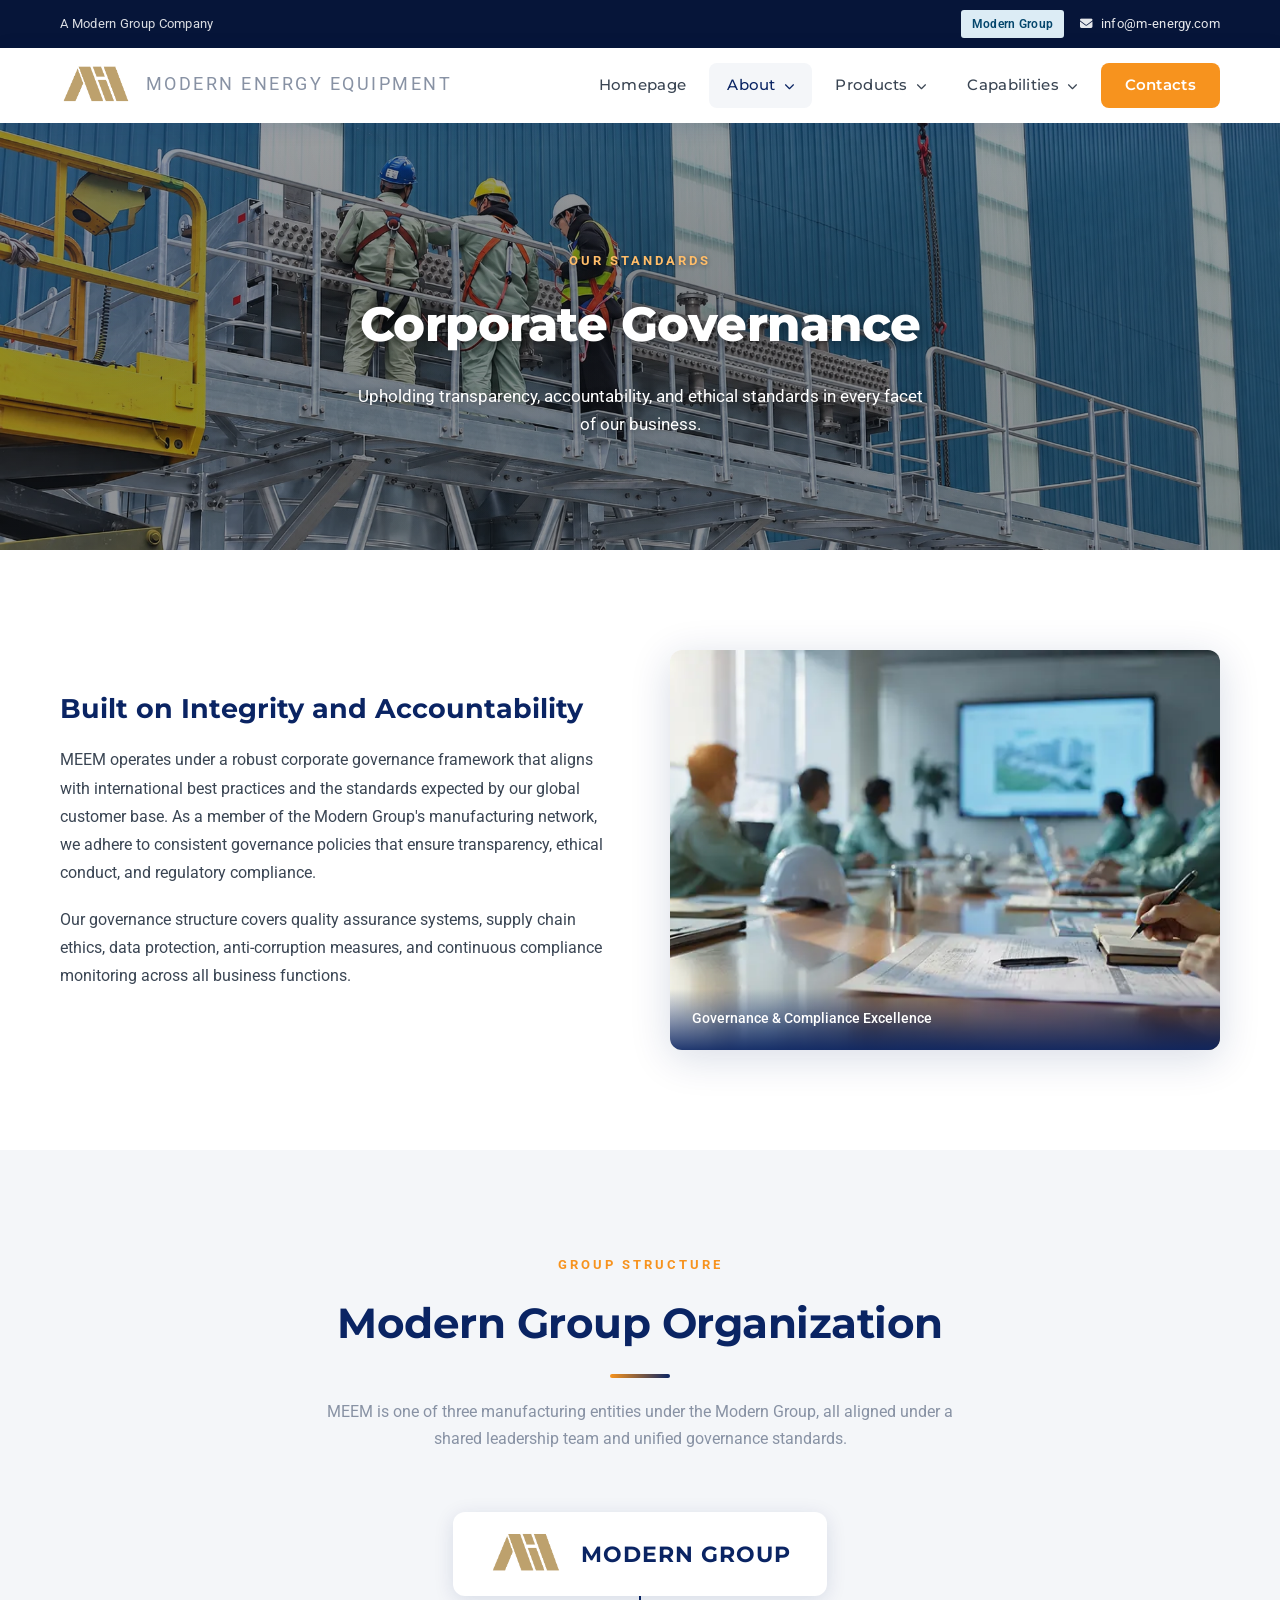
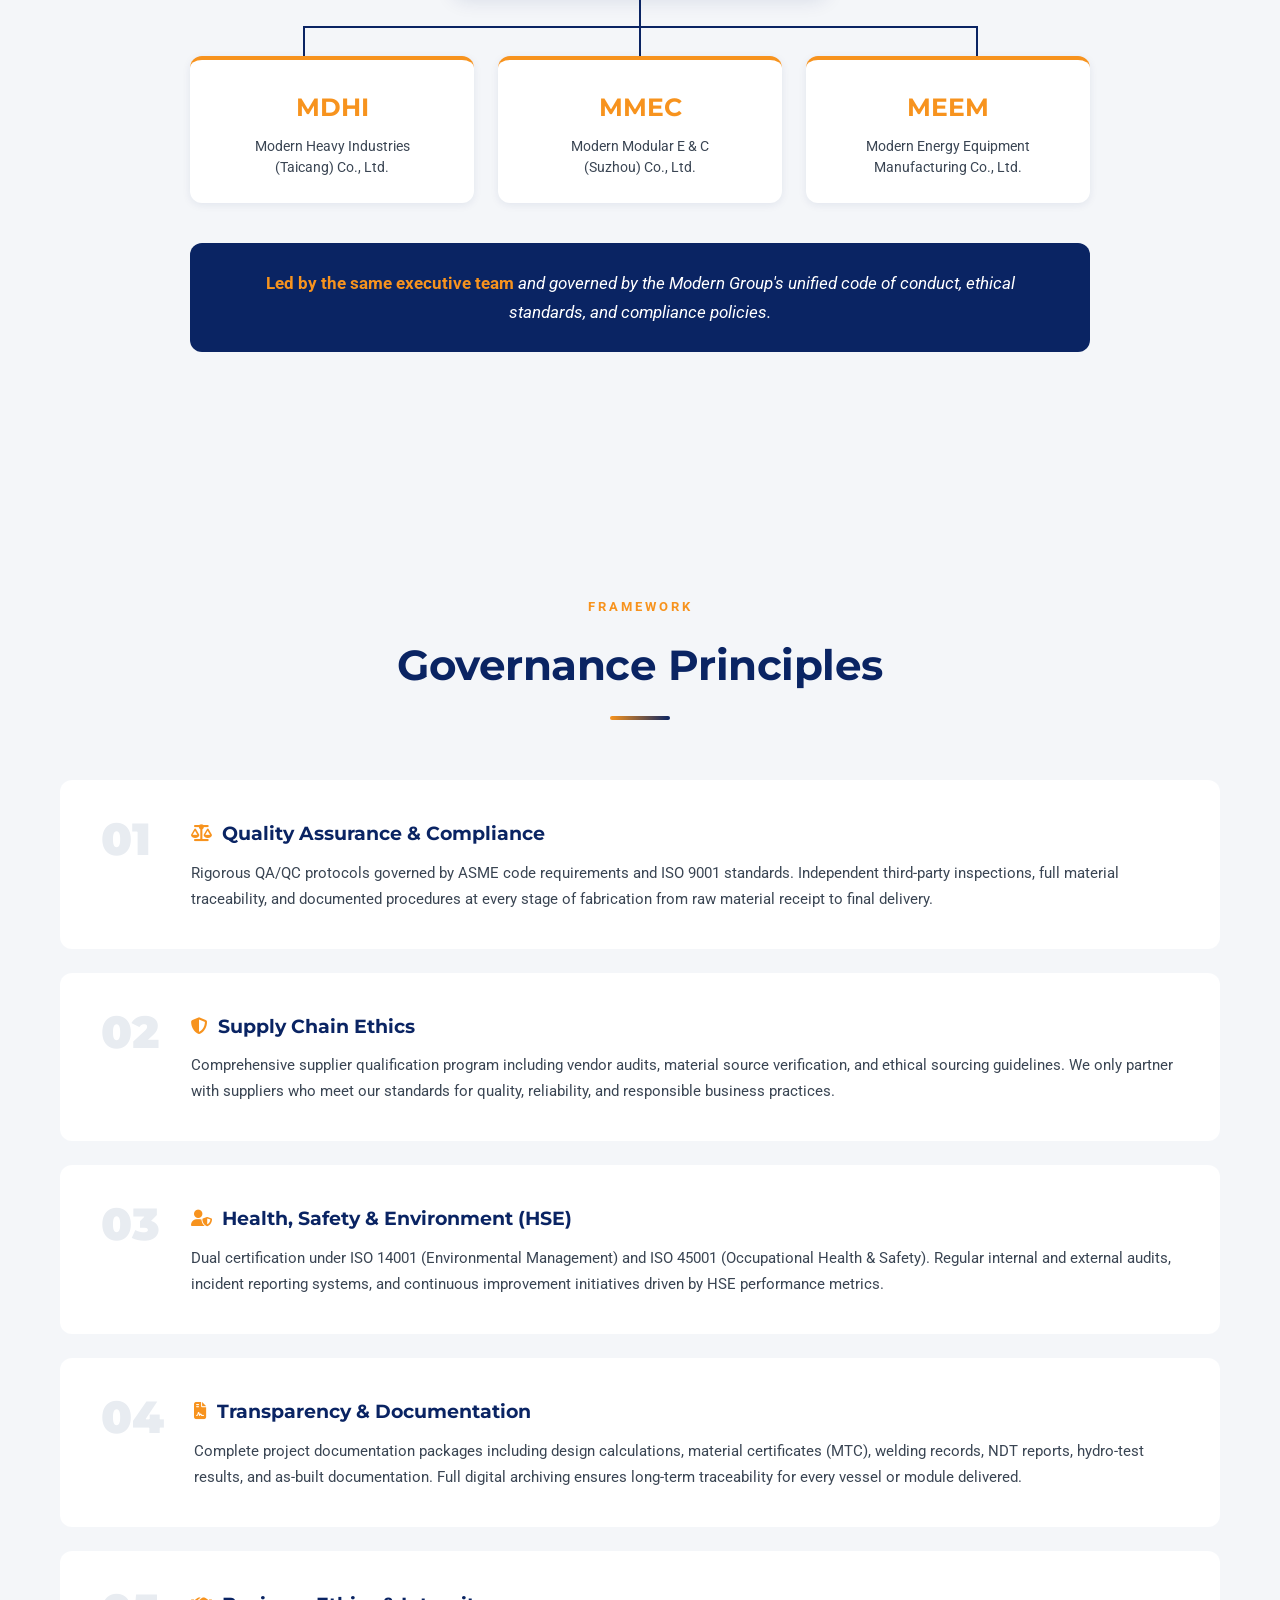
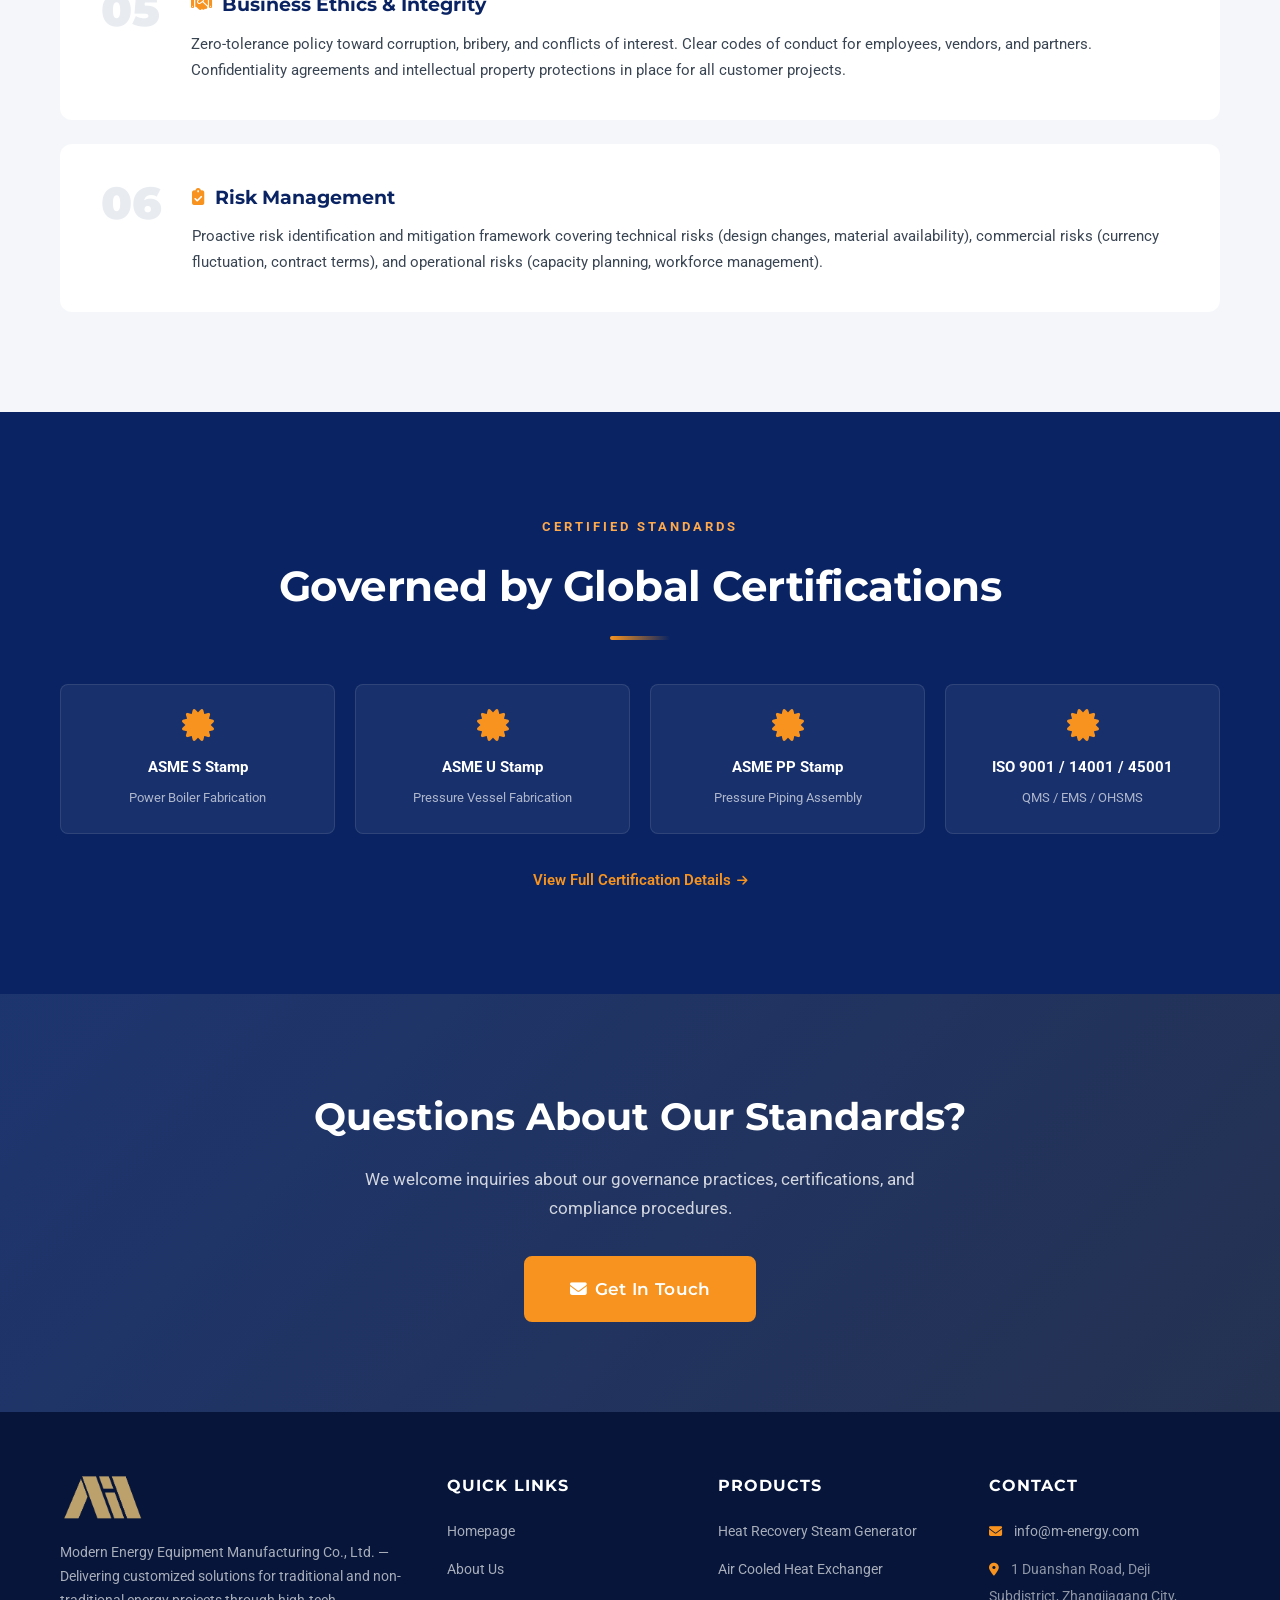
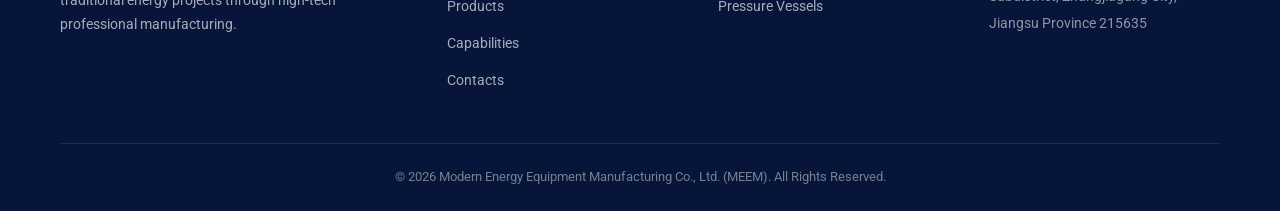
<file: governance.html>
<!DOCTYPE html>
<html lang="en">
<head>
    <meta charset="UTF-8">
    <meta name="viewport" content="width=device-width, initial-scale=1.0">
    <title>Corporate Governance &amp; Ethics | MEEM</title>
    <meta name="description" content="MEEM operates under Modern Group's unified governance framework, ethical standards and compliance policies across all manufacturing entities.">
    <link rel="stylesheet" href="css/styles.css?v=20261102-group-header">
    <link href="https://fonts.googleapis.com/css2?family=Roboto:wght@300;400;500;700;900&family=Montserrat:wght@400;600;700;800&display=swap" rel="stylesheet">
    <link rel="stylesheet" href="https://cdnjs.cloudflare.com/ajax/libs/font-awesome/6.5.1/css/all.min.css">
    <style>
        .org-chart-wrapper { max-width: 900px; margin: 0 auto 40px; text-align: center; position: relative; }
        .org-group {
            display: inline-flex; align-items: center; gap: 16px;
            padding: 18px 36px; background: var(--white); border-radius: var(--radius-lg);
            box-shadow: var(--shadow-md);
        }
        .org-group img { height: 48px; width: auto; }
        .org-group h3 { font-family: var(--font-heading); font-size: 1.4rem; font-weight: 700; color: var(--primary); margin: 0; letter-spacing: 1px; }
        .org-connector { position: relative; height: 60px; margin: 0 auto; width: 75%; max-width: 680px; }
        .org-line-v { position: absolute; left: 50%; top: 0; width: 2px; height: 30px; background: var(--primary); transform: translateX(-50%); }
        .org-line-h { position: absolute; left: 0; right: 0; top: 30px; height: 2px; background: var(--primary); }
        .org-lines-down { position: absolute; top: 30px; left: 0; right: 0; height: 30px; display: flex; justify-content: space-between; }
        .org-lines-down div { width: 2px; height: 30px; background: var(--primary); }
        .org-subsidiaries { display: flex; justify-content: space-between; gap: 24px; max-width: 900px; margin: 0 auto 40px; }
        .org-sub-box {
            flex: 1; background: var(--white); padding: 26px 20px; border-radius: var(--radius-lg);
            box-shadow: var(--shadow-sm); text-align: center; border-top: 4px solid var(--secondary);
            transition: var(--transition-normal);
        }
        .org-sub-box:hover { transform: translateY(-5px); box-shadow: var(--shadow-md); }
        .org-sub-box h4 { color: var(--secondary); font-size: 1.55rem; font-weight: 700; margin-bottom: 8px; font-family: var(--font-heading); }
        .org-sub-box p { color: var(--dark-gray); font-size: 0.85rem; line-height: 1.5; margin: 0; }
        .org-unified-banner {
            max-width: 900px; margin: 0 auto;
            background: var(--primary); color: var(--white);
            padding: 26px 36px; border-radius: var(--radius-lg); text-align: center;
        }
        .org-unified-banner p { font-style: italic; font-size: 1.05rem; line-height: 1.7; margin: 0; }
        .org-unified-banner strong { color: var(--secondary); font-style: normal; }
        @media (max-width: 768px) {
            .org-subsidiaries { flex-direction: column; }
            .org-connector { width: 90%; }
        }
    </style>
    <link rel="icon" type="image/png" href="images/iconlogo.png">
    <link rel="shortcut icon" type="image/png" href="images/iconlogo.png">
    <link rel="stylesheet" href="css/product-hero-backgrounds.css?v=20261022-balanced">
</head>
<body>

    <!-- TOP BAR -->
    <div class="top-bar group-affiliation-topbar">
        <div class="container">
            <div class="top-bar-left">
                <span class="group-affiliation-label">A Modern Group Company</span>
            </div>
            <div class="top-bar-right">
                <a class="group-site-button" href="https://modernhig.com/">Modern Group</a>
                <a class="group-email" href="mailto:info@m-energy.com"><i class="fas fa-envelope" aria-hidden="true"></i> info@m-energy.com</a>
            </div>
        </div>
    </div>

    <!-- NAVIGATION -->
    <header class="main-header" id="mainHeader">
        <div class="container">
            <nav class="navbar">
                <a href="index.html" class="logo">
                    <img src="images/tablogo.png" alt="MEEM Logo" class="logo-img" />
                    <span class="logo-sub">Modern Energy Equipment</span>
                </a>
                <button class="mobile-toggle" id="mobileToggle" aria-label="Toggle Menu"><span></span><span></span><span></span></button>
                <ul class="nav-menu" id="navMenu">
                    <li><a href="index.html">Homepage</a></li>
                    <li class="dropdown active">
                        <a href="#" class="active">About <i class="fas fa-chevron-down"></i></a>
                        <ul class="dropdown-menu">
                            <li><a href="about-us.html">About Us</a></li>
                            <li><a href="sustainability.html">Sustainability</a></li>
                            <li><a href="governance.html" style="color:var(--primary);font-weight:600;">Governance</a></li>
                        </ul>
                    </li>
                    <li class="dropdown">
                        <a href="index.html#products">Products <i class="fas fa-chevron-down"></i></a>
                        <ul class="dropdown-menu dropdown-wide">
                            <li><a href="heat-recovery.html">Heat Recovery Steam Generator</a></li>
                            <li><a href="air-cooled.html">Air Cooled Heat Exchanger</a></li>
                            <li><a href="pressure-vessels.html">Pressure Vessels</a></li>
                        </ul>
                    </li>
                    <li class="dropdown">
                        <a href="index.html#capabilities">Capabilities <i class="fas fa-chevron-down"></i></a>
                        <ul class="dropdown-menu">
                            <li><a href="facility.html">Facility &amp; Equipment</a></li>
                            <li><a href="laboratory.html">Laboratory</a></li>
                            <li><a href="certifications.html">Certifications</a></li>
                            <li><a href="project-gallery.html">Project Gallery</a></li>
                        </ul>
                    </li>
                    <li><a href="index.html#contacts" class="btn-nav-contact">Contacts</a></li>
                </ul>
            </nav>
        </div>
    </header>

    <!-- PAGE HERO -->
    <section class="page-hero product-photo-hero" style="--product-hero-image:url('../images/hero-34-governance-inspection.webp');background-position:35% top !important;margin-top:75px;background:linear-gradient(135deg, var(--primary) 0%, #1e3a7a 40%, var(--primary-dark) 100%);padding:100px 0 70px;text-align:center;position:relative;overflow:hidden;">
        <div style="position:absolute;top:-50px;left:-50px;width:300px;height:300px;border-radius:50%;background:rgba(62,88,152,0.12);filter:blur(40px);"></div>
        <div class="container" style="position:relative;z-index:2;">
            <span style="display:inline-block;font-size:0.82rem;font-weight:700;text-transform:uppercase;letter-spacing:3px;color:var(--secondary);margin-bottom:12px;">Our Standards</span>
            <h1 style="font-family:var(--font-heading);font-size:3rem;font-weight:800;color:var(--white);letter-spacing:-0.5px;margin-bottom:16px;">Corporate Governance</h1>
            <p style="max-width:580px;margin:0 auto;font-size:1.05rem;color:rgba(255,255,255,0.75);line-height:1.7;">Upholding transparency, accountability, and ethical standards in every facet of our business.</p>
        </div>
    </section>

    <!-- OVERVIEW -->
    <section class="section" style="background:var(--white);">
        <div class="container">
            <div class="about-grid">
                <div class="about-content">
                    <h3>Built on Integrity and Accountability</h3>
                    <p>
                        MEEM operates under a robust corporate governance framework that aligns with international
                        best practices and the standards expected by our global customer base. As a member of
                        the Modern Group's manufacturing network, we adhere to consistent governance policies
                        that ensure transparency, ethical conduct, and regulatory compliance.
                    </p>
                    <p>
                        Our governance structure covers quality assurance systems, supply chain ethics,
                        data protection, anti-corruption measures, and continuous compliance monitoring
                        across all business functions.
                    </p>
                </div>
                <div class="about-image">
                    <div class="image-frame">
                        <img src="images/governance.webp" alt="MEEM Corporate Standards" />
                        <div class="image-caption">Governance &amp; Compliance Excellence</div>
                    </div>
                </div>
            </div>
        </div>
    </section>

    <!-- GROUP ORGANIZATIONAL STRUCTURE -->
    <section class="section" style="background:var(--off-white);">
        <div class="container">
            <div class="section-header">
                <span class="section-tag">Group Structure</span>
                <h2>Modern Group Organization</h2>
                <div class="section-line"></div>
                <p style="max-width:650px;margin:0 auto;color:var(--mid-gray);font-size:1rem;line-height:1.7;">
                    MEEM is one of three manufacturing entities under the Modern Group, all aligned under a shared leadership team and unified governance standards.
                </p>
            </div>

            <div class="org-chart-wrapper">
                <!-- Modern Group -->
                <div class="org-group">
                    <img src="images/tablogo.png" alt="Modern Group" />
                    <h3>MODERN GROUP</h3>
                </div>

                <!-- Connecting Lines -->
                <div class="org-connector">
                    <div class="org-line-v"></div>
                    <div class="org-line-h"></div>
                    <div class="org-lines-down"><div></div><div></div><div></div></div>
                </div>

                <!-- Subsidiaries -->
                <div class="org-subsidiaries">
                    <div class="org-sub-box">
                        <h4>MDHI</h4>
                        <p>Modern Heavy Industries<br />(Taicang) Co., Ltd.</p>
                    </div>
                    <div class="org-sub-box">
                        <h4>MMEC</h4>
                        <p>Modern Modular E &amp; C<br />(Suzhou) Co., Ltd.</p>
                    </div>
                    <div class="org-sub-box">
                        <h4>MEEM</h4>
                        <p>Modern Energy Equipment<br />Manufacturing Co., Ltd.</p>
                    </div>
                </div>

                <!-- Unified Governance Banner -->
                <div class="org-unified-banner">
                    <p>
                        <strong>Led by the same executive team</strong> and governed by the Modern Group's unified code of conduct, ethical standards, and compliance policies.
                    </p>
                </div>
            </div>
        </div>
    </section>

    <!-- GOVERNANCE PILLARS -->
    <section class="section" style="background:var(--off-white);">
        <div class="container">
            <div class="section-header">
                <span class="section-tag">Framework</span>
                <h2>Governance Principles</h2>
                <div class="section-line"></div>
            </div>
            <div class="capabilities-grid">
                <div class="capability-item">
                    <div class="cap-number">01</div>
                    <div class="cap-content">
                        <h3><i class="fas fa-balance-scale"></i> Quality Assurance &amp; Compliance</h3>
                        <p>Rigorous QA/QC protocols governed by ASME code requirements and ISO 9001 standards. Independent third-party inspections, full material traceability, and documented procedures at every stage of fabrication from raw material receipt to final delivery.</p>
                    </div>
                </div>
                <div class="capability-item">
                    <div class="cap-number">02</div>
                    <div class="cap-content">
                        <h3><i class="fas fa-shield-alt"></i> Supply Chain Ethics</h3>
                        <p>Comprehensive supplier qualification program including vendor audits, material source verification, and ethical sourcing guidelines. We only partner with suppliers who meet our standards for quality, reliability, and responsible business practices.</p>
                    </div>
                </div>
                <div class="capability-item">
                    <div class="cap-number">03</div>
                    <div class="cap-content">
                        <h3><i class="fas fa-user-shield"></i> Health, Safety &amp; Environment (HSE)</h3>
                        <p>Dual certification under ISO 14001 (Environmental Management) and ISO 45001 (Occupational Health &amp; Safety). Regular internal and external audits, incident reporting systems, and continuous improvement initiatives driven by HSE performance metrics.</p>
                    </div>
                </div>
                <div class="capability-item">
                    <div class="cap-number">04</div>
                    <div class="cap-content">
                        <h3><i class="fas fa-file-contract"></i> Transparency &amp; Documentation</h3>
                        <p>Complete project documentation packages including design calculations, material certificates (MTC), welding records, NDT reports, hydro-test results, and as-built documentation. Full digital archiving ensures long-term traceability for every vessel or module delivered.</p>
                    </div>
                </div>
                <div class="capability-item">
                    <div class="cap-number">05</div>
                    <div class="cap-content">
                        <h3><i class="fas fa-handshake"></i> Business Ethics &amp; Integrity</h3>
                        <p>Zero-tolerance policy toward corruption, bribery, and conflicts of interest. Clear codes of conduct for employees, vendors, and partners. Confidentiality agreements and intellectual property protections in place for all customer projects.</p>
                    </div>
                </div>
                <div class="capability-item">
                    <div class="cap-number">06</div>
                    <div class="cap-content">
                        <h3><i class="fas fa-clipboard-check"></i> Risk Management</h3>
                        <p>Proactive risk identification and mitigation framework covering technical risks (design changes, material availability), commercial risks (currency fluctuation, contract terms), and operational risks (capacity planning, workforce management).</p>
                    </div>
                </div>
            </div>
        </div>
    </section>

    <!-- CERTIFICATION BADGES REFERENCE -->
    <section class="section" style="background:var(--primary);color:var(--white);">
        <div class="container">
            <div class="section-header light" style="margin-bottom:44px;">
                <span class="section-tag">Certified Standards</span>
                <h2>Governed by Global Certifications</h2>
                <div class="section-line"></div>
            </div>
            <div style="display:grid;grid-template-columns:repeat(auto-fit,minmax(200px,1fr));gap:20px;text-align:center;">
                <div style="padding:24px 18px;background:rgba(255,255,255,0.06);border-radius:var(--radius-md);border:1px solid rgba(255,255,255,0.1);">
                    <i class="fas fa-certificate" style="color:var(--secondary);font-size:2rem;margin-bottom:12px;display:block;"></i>
                    <strong style="font-size:0.95rem;color:var(--white);">ASME S Stamp</strong>
                    <p style="font-size:0.82rem;color:rgba(255,255,255,0.65);margin-top:6px;">Power Boiler Fabrication</p>
                </div>
                <div style="padding:24px 18px;background:rgba(255,255,255,0.06);border-radius:var(--radius-md);border:1px solid rgba(255,255,255,0.1);">
                    <i class="fas fa-certificate" style="color:var(--secondary);font-size:2rem;margin-bottom:12px;display:block;"></i>
                    <strong style="font-size:0.95rem;color:var(--white);">ASME U Stamp</strong>
                    <p style="font-size:0.82rem;color:rgba(255,255,255,0.65);margin-top:6px;">Pressure Vessel Fabrication</p>
                </div>
                <div style="padding:24px 18px;background:rgba(255,255,255,0.06);border-radius:var(--radius-md);border:1px solid rgba(255,255,255,0.1);">
                    <i class="fas fa-certificate" style="color:var(--secondary);font-size:2rem;margin-bottom:12px;display:block;"></i>
                    <strong style="font-size:0.95rem;color:var(--white);">ASME PP Stamp</strong>
                    <p style="font-size:0.82rem;color:rgba(255,255,255,0.65);margin-top:6px;">Pressure Piping Assembly</p>
                </div>
                <div style="padding:24px 18px;background:rgba(255,255,255,0.06);border-radius:var(--radius-md);border:1px solid rgba(255,255,255,0.1);">
                    <i class="fas fa-certificate" style="color:var(--secondary);font-size:2rem;margin-bottom:12px;display:block;"></i>
                    <strong style="font-size:0.95rem;color:var(--white);">ISO 9001 / 14001 / 45001</strong>
                    <p style="font-size:0.82rem;color:rgba(255,255,255,0.65);margin-top:6px;">QMS / EMS / OHSMS</p>
                </div>
            </div>
            <div style="text-align:center;margin-top:32px;">
                <a href="certifications.html" style="display:inline-flex;align-items:center;gap:6px;font-size:0.92rem;font-weight:600;color:var(--secondary);">
                    View Full Certification Details <i class="fas fa-arrow-right" style="font-size:0.75rem;"></i>
                </a>
            </div>
        </div>
    </section>

    <!-- CTA -->
    <section class="cta-banner">
        <div class="container">
            <div class="cta-content">
                <h2>Questions About Our Standards?</h2>
                <p>We welcome inquiries about our governance practices, certifications, and compliance procedures.</p>
                <a href="mailto:info@m-energy.com" class="btn btn-primary btn-large"><i class="fas fa-envelope"></i> Get In Touch</a>
            </div>
        </div>
    </section>

    <!-- FOOTER -->
    <footer class="main-footer">
        <div class="container">
            <div class="footer-grid">
                <div class="footer-col footer-about">
                    <img src="images/tablogo.png" alt="MEEM Logo" class="footer-logo" />
                    <p>Modern Energy Equipment Manufacturing Co., Ltd. — Delivering customized solutions for traditional and non-traditional energy projects through high-tech professional manufacturing.</p>
                </div>
                <div class="footer-col">
                    <h4>Quick Links</h4>
                    <ul>
                        <li><a href="index.html">Homepage</a></li>
                        <li><a href="about-us.html">About Us</a></li>
                        <li><a href="index.html#products">Products</a></li>
                        <li><a href="index.html#capabilities">Capabilities</a></li>
                        <li><a href="index.html#contacts">Contacts</a></li>
                    </ul>
                </div>
                <div class="footer-col">
                    <h4>Products</h4>
                    <ul>
                        <li><a href="heat-recovery.html">Heat Recovery Steam Generator</a></li>
                        <li><a href="air-cooled.html">Air Cooled Heat Exchanger</a></li>
                        <li><a href="pressure-vessels.html">Pressure Vessels</a></li>
                    </ul>
                </div>
                <div class="footer-col">
                    <h4>Contact</h4>
                    <ul>
                        <li><i class="fas fa-envelope"></i> <a href="mailto:info@m-energy.com">info@m-energy.com</a></li>
                        <li><i class="fas fa-map-marker-alt"></i> <span>1 Duanshan Road, Deji Subdistrict, Zhangjiagang City, Jiangsu Province 215635</span></li>
                    </ul>
                </div>
            </div>
            <div class="footer-bottom"><p>&copy; 2026 Modern Energy Equipment Manufacturing Co., Ltd. (MEEM). All Rights Reserved.</p></div>
        </div>
    </footer>
    <button class="back-to-top" id="backToTop" aria-label="Back to Top"><i class="fas fa-chevron-up"></i></button>
    <script src="script.js?v=20261102-group-header"></script>
</body>
</html>
</file>
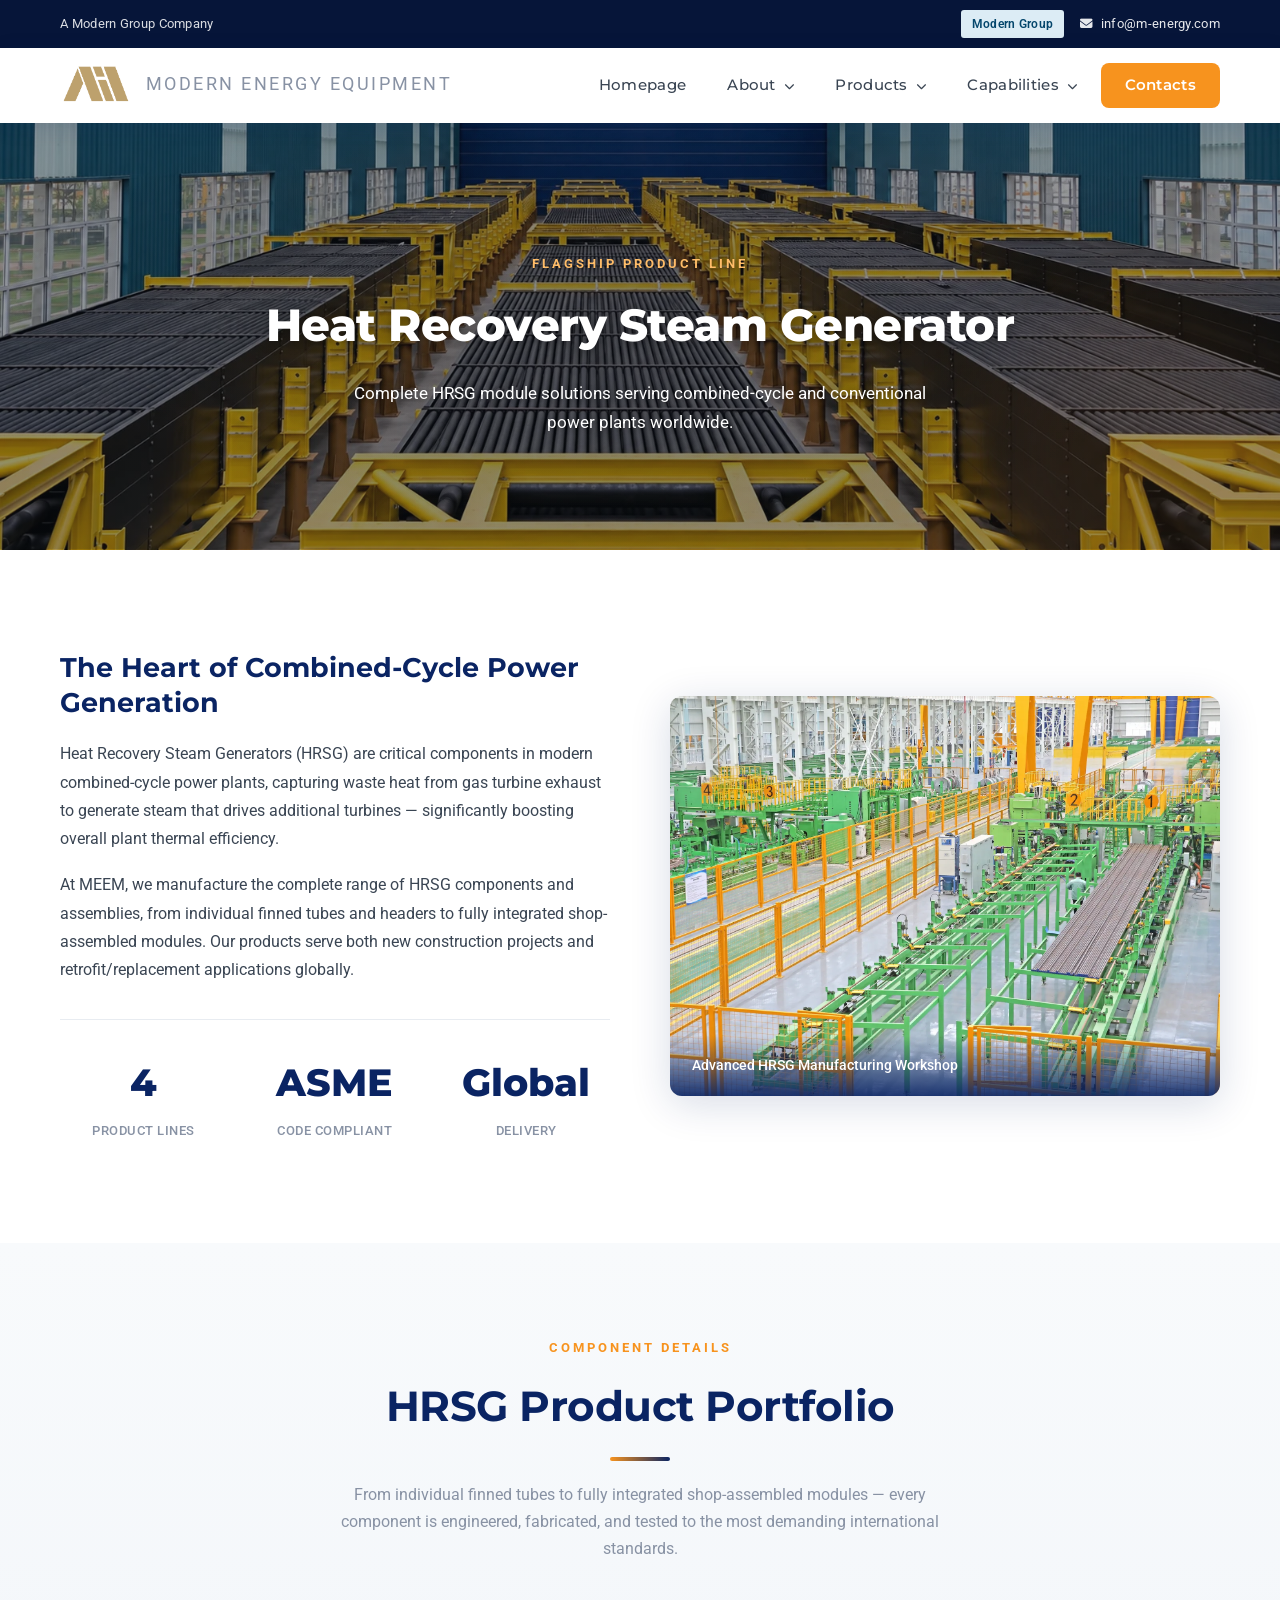
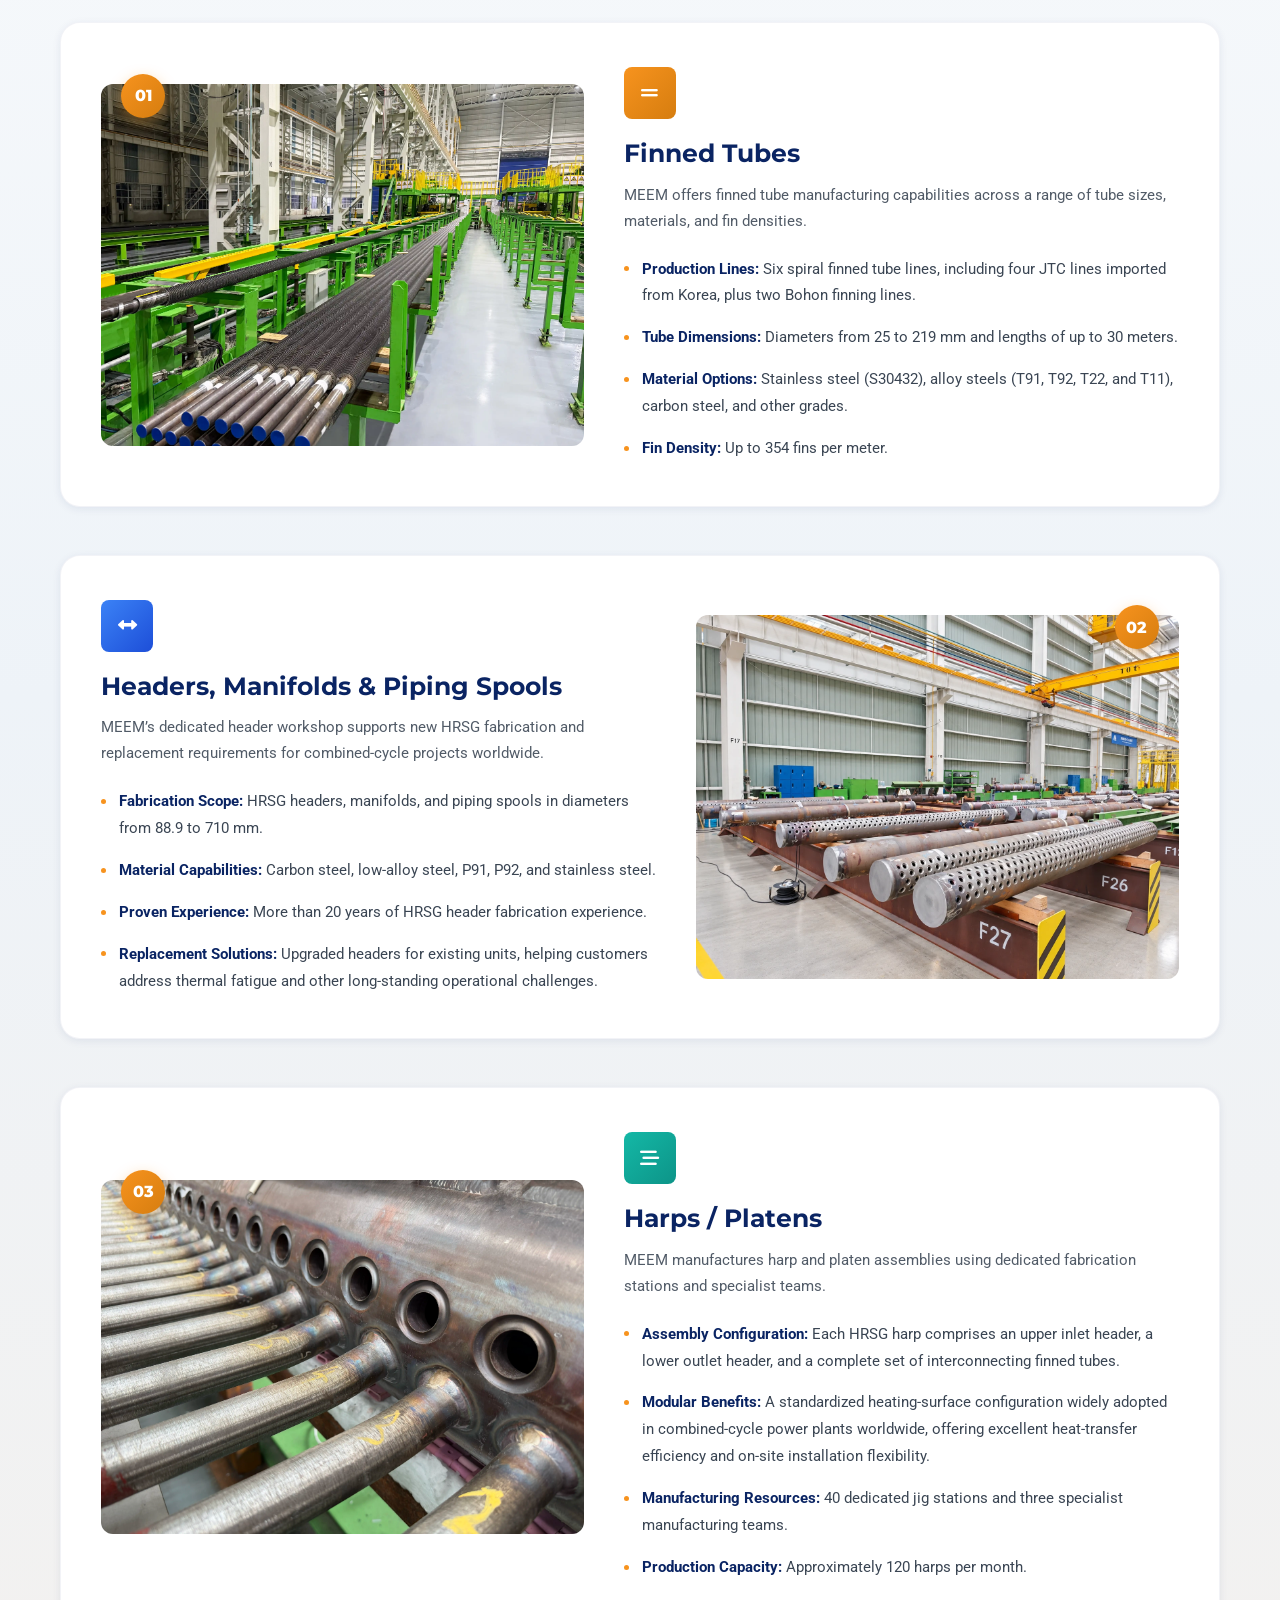
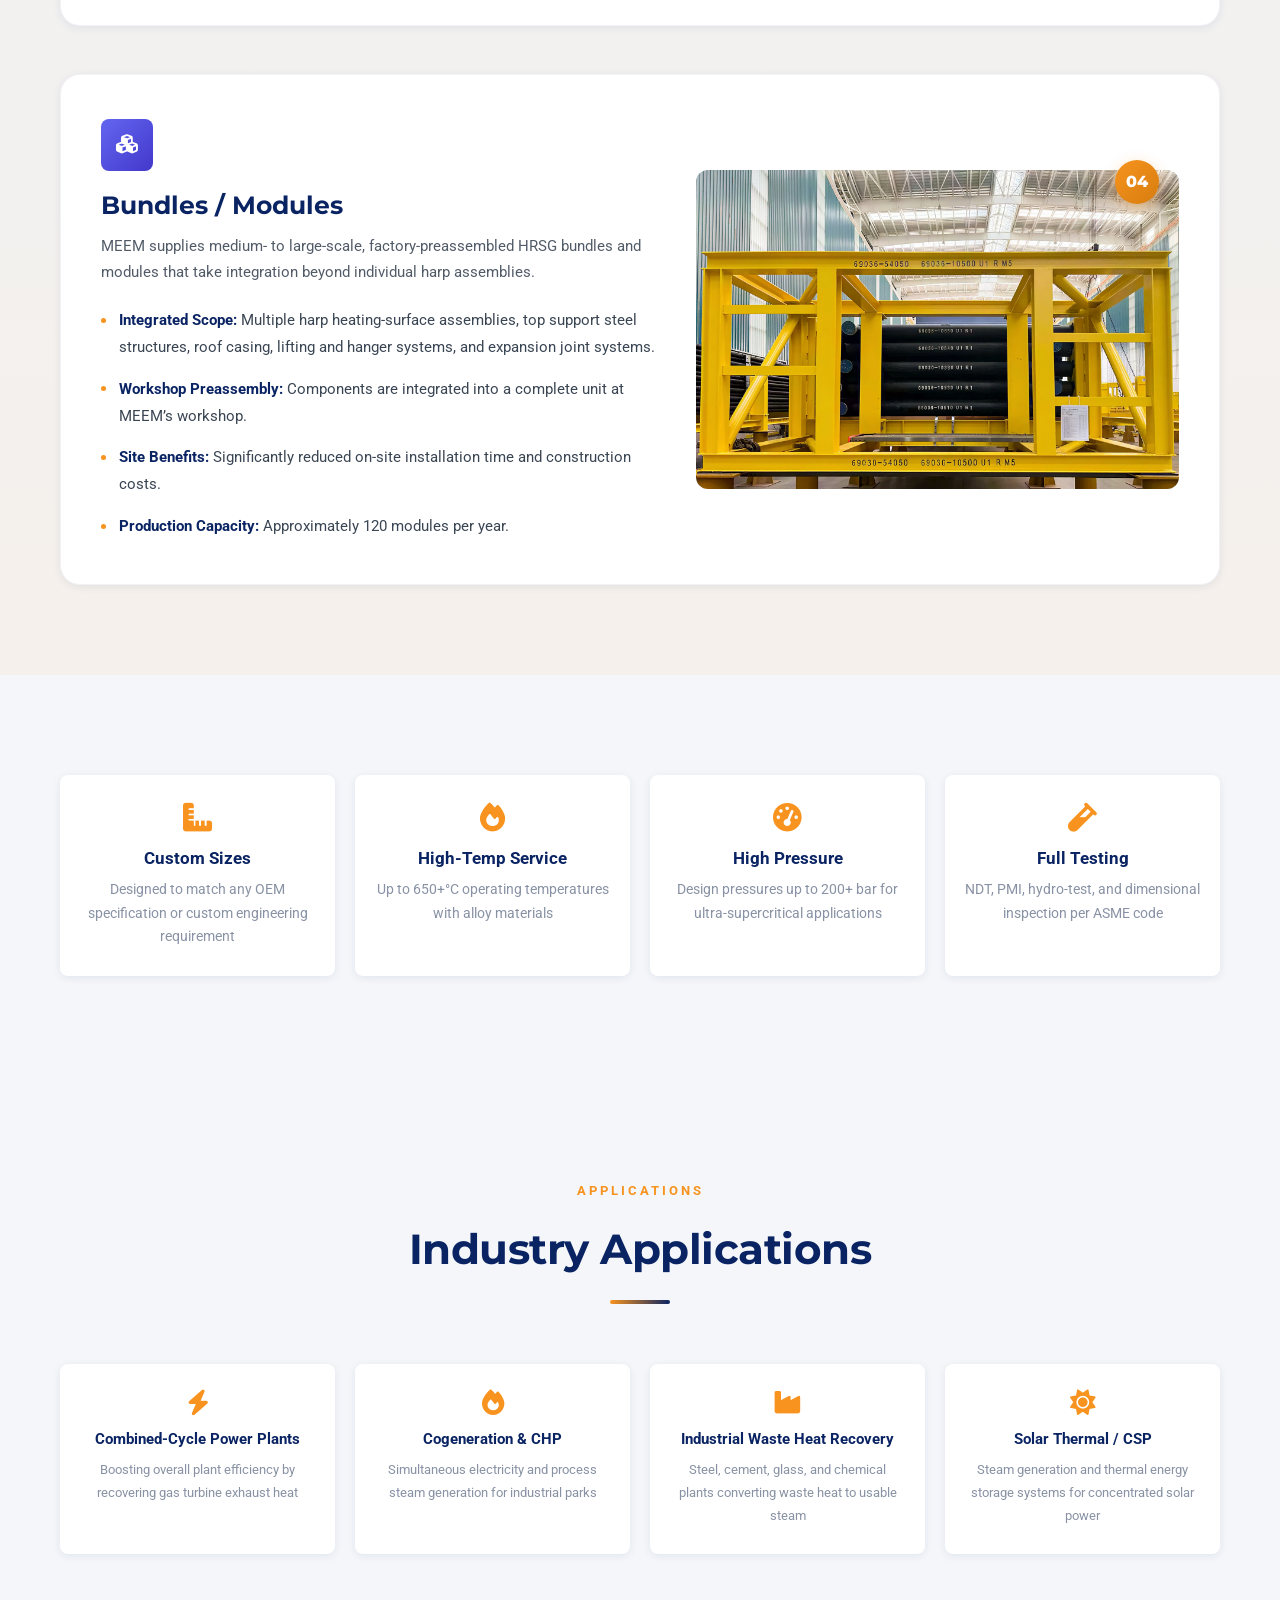
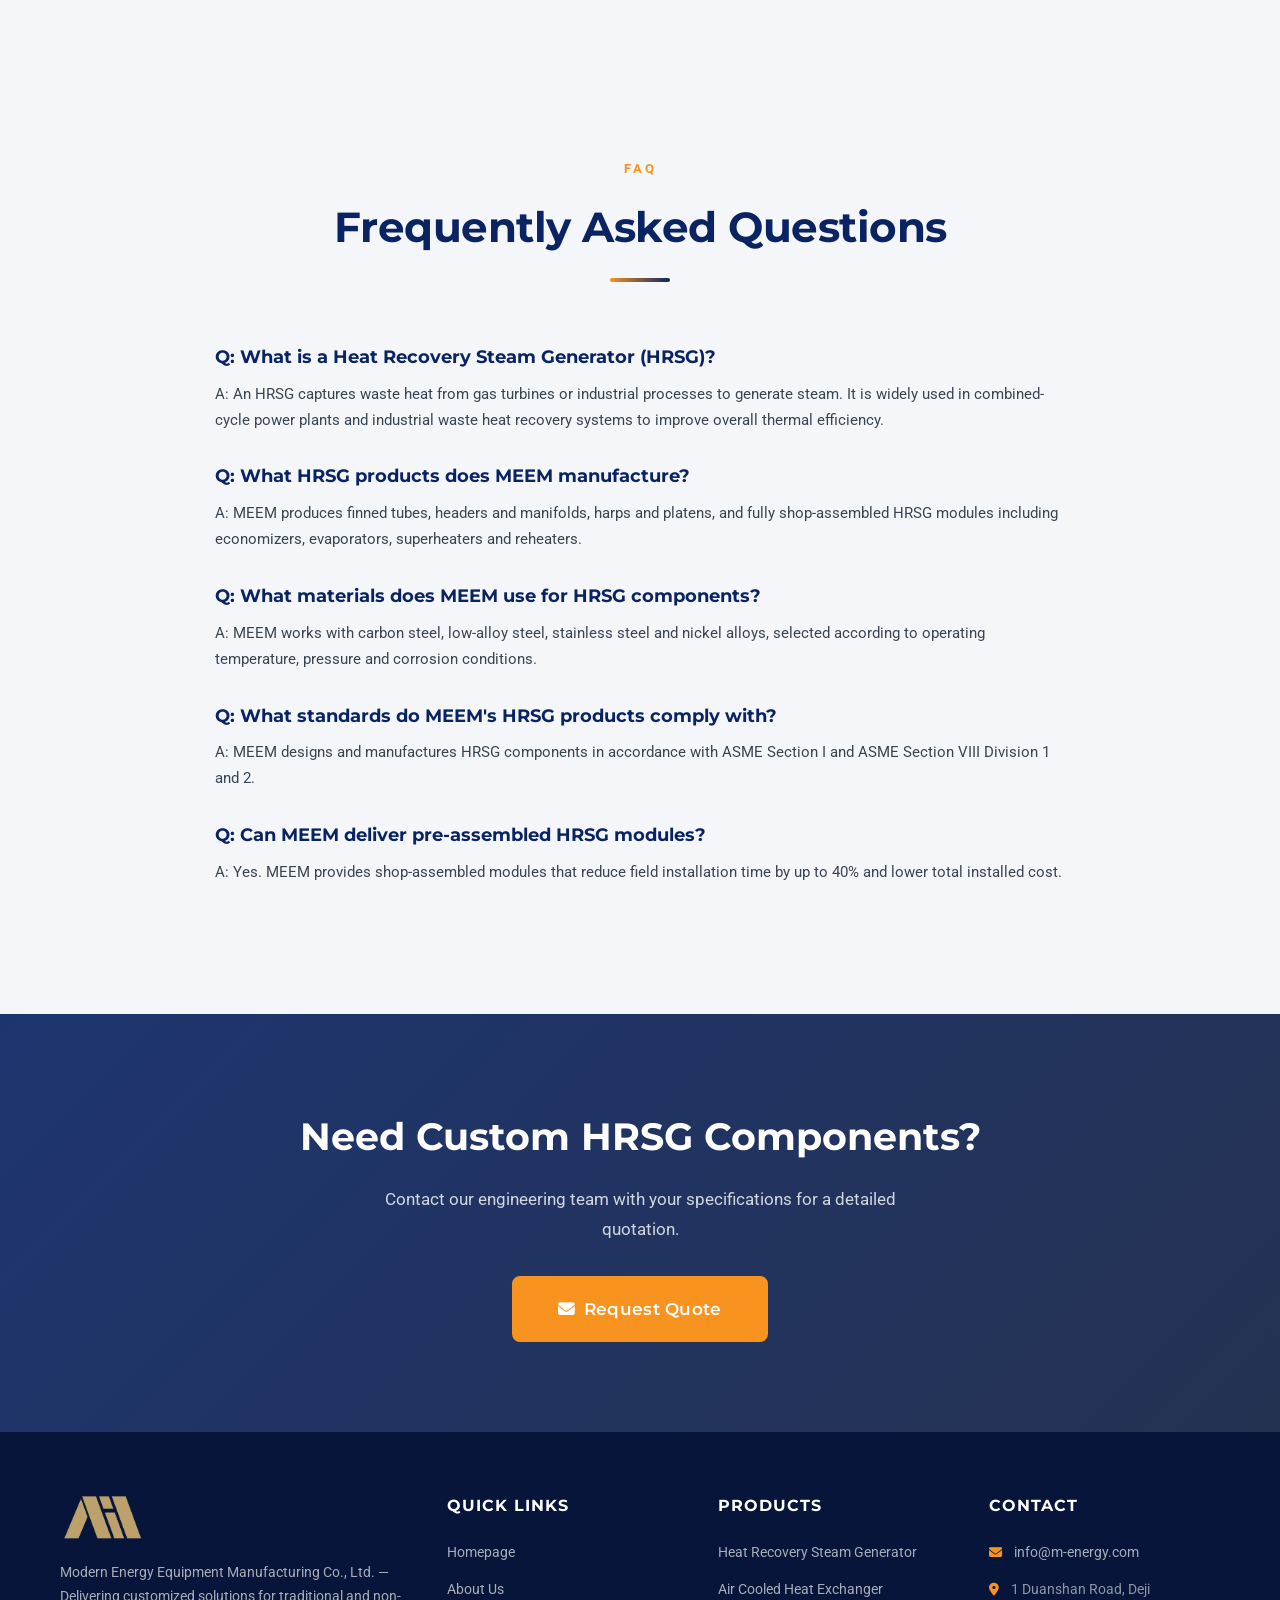
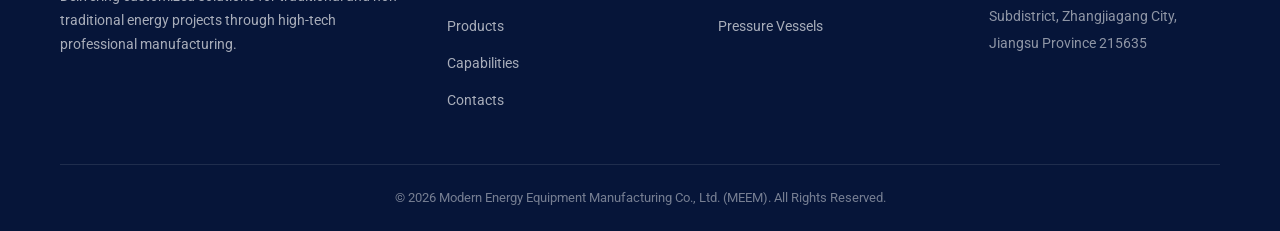
<file: heat-recovery.html>
<!DOCTYPE html>
<html lang="en">
<head>
    <meta charset="UTF-8">
    <meta name="viewport" content="width=device-width, initial-scale=1.0">
    <title>Heat Recovery Steam Generator (HRSG) | MEEM</title>
    <meta name="description" content="MEEM manufactures HRSG modules, finned tubes, headers, harps and platens for combined-cycle power plants and industrial waste heat recovery.">
    <script type="application/ld+json">
    {
      "@context": "https://schema.org",
      "@type": "Product",
      "name": "Heat Recovery Steam Generator (HRSG)",
      "description": "MEEM manufactures HRSG modules, finned tubes, headers, harps and platens for combined-cycle power plants and industrial waste heat recovery.",
      "image": "https://m-energy.com/images/hrsg_modules.webp",
      "brand": {
        "@type": "Organization",
        "name": "Modern Energy Equipment Manufacturing Co., Ltd.",
        "alternateName": "MEEM"
      },
      "category": "Industrial Heat Recovery Equipment"
    }
    </script>
    <script type="application/ld+json">
    {
      "@context": "https://schema.org",
      "@type": "FAQPage",
      "mainEntity": [
        {
          "@type": "Question",
          "name": "What is a Heat Recovery Steam Generator (HRSG)?",
          "acceptedAnswer": {
            "@type": "Answer",
            "text": "An HRSG captures waste heat from gas turbines or industrial processes to generate steam. It is widely used in combined-cycle power plants and industrial waste heat recovery systems to improve overall thermal efficiency."
          }
        },
        {
          "@type": "Question",
          "name": "What HRSG products does MEEM manufacture?",
          "acceptedAnswer": {
            "@type": "Answer",
            "text": "MEEM produces finned tubes, headers and manifolds, harps and platens, and fully shop-assembled HRSG modules including economizers, evaporators, superheaters and reheaters."
          }
        },
        {
          "@type": "Question",
          "name": "What materials does MEEM use for HRSG components?",
          "acceptedAnswer": {
            "@type": "Answer",
            "text": "MEEM works with carbon steel, low-alloy steel, stainless steel and nickel alloys, selected according to operating temperature, pressure and corrosion conditions."
          }
        },
        {
          "@type": "Question",
          "name": "What standards do MEEM's HRSG products comply with?",
          "acceptedAnswer": {
            "@type": "Answer",
            "text": "MEEM designs and manufactures HRSG components in accordance with ASME Section I and ASME Section VIII Division 1."
          }
        },
        {
          "@type": "Question",
          "name": "Can MEEM deliver pre-assembled HRSG modules?",
          "acceptedAnswer": {
            "@type": "Answer",
            "text": "Yes. MEEM provides shop-assembled modules that reduce field installation time by up to 40% and lower total installed cost."
          }
        }
      ]
    }
    </script>
    <link rel="stylesheet" href="css/styles.css?v=20261102-group-header">
    <link href="https://fonts.googleapis.com/css2?family=Roboto:wght@300;400;500;700;900&family=Montserrat:wght@400;600;700;800&display=swap" rel="stylesheet">
    <link rel="stylesheet" href="https://cdnjs.cloudflare.com/ajax/libs/font-awesome/6.5.1/css/all.min.css">
    <link rel="icon" type="image/png" href="images/iconlogo.png">
    <link rel="shortcut icon" type="image/png" href="images/iconlogo.png">
    <link rel="stylesheet" href="css/product-hero-backgrounds.css?v=20261022-balanced">

<style>
.hrsg-key-points{list-style:none;padding:0;margin:22px 0 0;display:grid;gap:15px}.hrsg-key-points li{position:relative;padding-left:18px;color:var(--dark-gray);font-size:.96rem;line-height:1.75}.hrsg-key-points li::before{content:"";position:absolute;left:0;top:.7em;width:5px;height:5px;border-radius:50%;background:var(--secondary)}.hrsg-key-points strong{color:var(--primary);font-weight:700}.alt-card-body .alt-card-desc{margin-bottom:0}@media(max-width:600px){.hrsg-key-points{gap:13px}.hrsg-key-points li{font-size:.92rem}}
</style>
</head>
<body>

    <!-- TOP BAR -->
    <div class="top-bar group-affiliation-topbar">
        <div class="container">
            <div class="top-bar-left">
                <span class="group-affiliation-label">A Modern Group Company</span>
            </div>
            <div class="top-bar-right">
                <a class="group-site-button" href="https://modernhig.com/">Modern Group</a>
                <a class="group-email" href="mailto:info@m-energy.com"><i class="fas fa-envelope" aria-hidden="true"></i> info@m-energy.com</a>
            </div>
        </div>
    </div>

    <!-- NAVIGATION -->
    <header class="main-header" id="mainHeader">
        <div class="container">
            <nav class="navbar">
                <a href="index.html" class="logo">
                    <img src="images/tablogo.png" alt="MEEM Logo" class="logo-img" />
                    <span class="logo-sub">Modern Energy Equipment</span>
                </a>
                <button class="mobile-toggle" id="mobileToggle" aria-label="Toggle Menu"><span></span><span></span><span></span></button>
                <ul class="nav-menu" id="navMenu">
                    <li><a href="index.html">Homepage</a></li>
                    <li class="dropdown">
                        <a href="#">About <i class="fas fa-chevron-down"></i></a>
                        <ul class="dropdown-menu">
                            <li><a href="about-us.html">About Us</a></li>
                            <li><a href="sustainability.html">Sustainability</a></li>
                            <li><a href="governance.html">Governance</a></li>
                        </ul>
                    </li>
                    <li class="dropdown active">
                        <a href="index.html#products" class="active">Products <i class="fas fa-chevron-down"></i></a>
                        <ul class="dropdown-menu dropdown-wide">
                            <li><a href="heat-recovery.html" style="color:var(--primary);font-weight:600;">Heat Recovery Steam Generator</a></li>
                            <li><a href="air-cooled.html">Air Cooled Heat Exchanger</a></li>
                            <li><a href="pressure-vessels.html">Pressure Vessels</a></li>
                        </ul>
                    </li>
                    <li class="dropdown">
                        <a href="index.html#capabilities">Capabilities <i class="fas fa-chevron-down"></i></a>
                        <ul class="dropdown-menu">
                            <li><a href="facility.html">Facility &amp; Equipment</a></li>
                            <li><a href="laboratory.html">Laboratory</a></li>
                            <li><a href="certifications.html">Certifications</a></li>
                            <li><a href="project-gallery.html">Project Gallery</a></li>
                        </ul>
                    </li>
                    <li><a href="index.html#contacts" class="btn-nav-contact">Contacts</a></li>
                </ul>
            </nav>
        </div>
    </header>

    <!-- PAGE HERO -->
    <section class="page-hero hrsg-hero product-photo-hero" style="--product-hero-image:url('../images/project-hrsg-module-assembly.webp');background-position:center 72% !important;">
        <div class="hero-glow-orb"></div>
        <div class="container">
            <span class="page-hero-tag">Flagship Product Line</span>
            <h1>Heat Recovery Steam Generator</h1>
            <p>Complete HRSG module solutions serving combined-cycle and conventional power plants worldwide.</p>
        </div>
    </section>

    <!-- PRODUCT OVERVIEW -->
    <section class="section">
        <div class="container">
            <div class="about-grid">
                <div class="about-content">
                    <h3>The Heart of Combined-Cycle Power Generation</h3>
                    <p>
                        Heat Recovery Steam Generators (HRSG) are critical components in modern combined-cycle
                        power plants, capturing waste heat from gas turbine exhaust to generate steam that drives
                        additional turbines — significantly boosting overall plant thermal efficiency.
                    </p>
                    <p>
                        At MEEM, we manufacture the complete range of HRSG components and assemblies,
                        from individual finned tubes and headers to fully integrated shop-assembled modules.
                        Our products serve both new construction projects and retrofit/replacement applications globally.
                    </p>
                    <div class="about-stats">
                        <div class="stat-item">
                            <span class="stat-number">4</span>
                            <span class="stat-label">Product Lines</span>
                        </div>
                        <div class="stat-item">
                            <span class="stat-number">ASME</span>
                            <span class="stat-label">Code Compliant</span>
                        </div>
                        <div class="stat-item">
                            <span class="stat-number">Global</span>
                            <span class="stat-label">Delivery</span>
                        </div>
                    </div>
                </div>
                <div class="about-image">
                    <div class="image-frame">
                        <img src="images/workshop.webp" alt="MEEM Workshop" />
                        <div class="image-caption">Advanced HRSG Manufacturing Workshop</div>
                    </div>
                </div>
            </div>
        </div>
    </section>

    <!-- SUB PRODUCTS DETAIL -->
    <section class="section products-section-light" id="sub-products">
        <div class="container">
            <div class="section-header">
                <span class="section-tag">Component Details</span>
                <h2>HRSG Product Portfolio</h2>
                <div class="section-line"></div>
                <p class="products-section-intro">From individual finned tubes to fully integrated shop-assembled modules — every component is engineered, fabricated, and tested to the most demanding international standards.</p>
            </div>

            <div class="products-grid-alt">

                <!-- ========== 1. Finned Tubes (Image Left) ========== -->
                <div class="alt-card">
                    <div class="alt-card-visual">
                        <div class="alt-img-wrapper">
                            <img src="images/finned_tubes.webp" alt="Finned Tube Manufacturing Line" />
                        </div>
                        <div class="alt-card-badge">01</div>
                    </div>
                    <div class="alt-card-body">
                        <div class="alt-card-icon"><i class="fas fa-grip-lines"></i></div>
                        <h3>Finned Tubes</h3>
                        <p class="alt-card-desc">MEEM offers finned tube manufacturing capabilities across a range of tube sizes, materials, and fin densities.</p>
<ul class="hrsg-key-points"><li><strong>Production Lines:</strong> Six spiral finned tube lines, including four JTC lines imported from Korea, plus two Bohon finning lines.</li><li><strong>Tube Dimensions:</strong> Diameters from 25 to 219 mm and lengths of up to 30 meters.</li><li><strong>Material Options:</strong> Stainless steel (S30432), alloy steels (T91, T92, T22, and T11), carbon steel, and other grades.</li><li><strong>Fin Density:</strong> Up to 354 fins per meter.</li></ul>
                    </div>
                </div>

                <!-- ========== 2. Headers (Image Right) ========== -->
                <div class="alt-card alt-card-reverse">
                    <div class="alt-card-body">
                        <div class="alt-card-icon alt-card-icon-blue"><i class="fas fa-arrows-alt-h"></i></div>
                        <h3>Headers, Manifolds &amp; Piping Spools</h3>
                        <p class="alt-card-desc">MEEM’s dedicated header workshop supports new HRSG fabrication and replacement requirements for combined-cycle projects worldwide.</p>
<ul class="hrsg-key-points"><li><strong>Fabrication Scope:</strong> HRSG headers, manifolds, and piping spools in diameters from 88.9 to 710 mm.</li><li><strong>Material Capabilities:</strong> Carbon steel, low-alloy steel, P91, P92, and stainless steel.</li><li><strong>Proven Experience:</strong> More than 20 years of HRSG header fabrication experience.</li><li><strong>Replacement Solutions:</strong> Upgraded headers for existing units, helping customers address thermal fatigue and other long-standing operational challenges.</li></ul>
                    </div>
                    <div class="alt-card-visual">
                        <div class="alt-img-wrapper">
                            <img src="images/hrsg-headers-piping-spools.webp" alt="Headers and manifolds arranged on fabrication supports" />
                        </div>
                        <div class="alt-card-badge">02</div>
                    </div>
                </div>

                <!-- ========== 3. Harps (Image Left) ========== -->
                <div class="alt-card">
                    <div class="alt-card-visual">
                        <div class="alt-img-wrapper">
                            <img src="images/harp.webp" alt="Harp and Platen Assembly" />
                        </div>
                        <div class="alt-card-badge">03</div>
                    </div>
                    <div class="alt-card-body">
                        <div class="alt-card-icon alt-card-icon-teal"><i class="fas fa-stream"></i></div>
                        <h3>Harps / Platens</h3>
                        <p class="alt-card-desc">MEEM manufactures harp and platen assemblies using dedicated fabrication stations and specialist teams.</p>
<ul class="hrsg-key-points"><li><strong>Assembly Configuration:</strong> Each HRSG harp comprises an upper inlet header, a lower outlet header, and a complete set of interconnecting finned tubes.</li><li><strong>Modular Benefits:</strong> A standardized heating-surface configuration widely adopted in combined-cycle power plants worldwide, offering excellent heat-transfer efficiency and on-site installation flexibility.</li><li><strong>Manufacturing Resources:</strong> 40 dedicated jig stations and three specialist manufacturing teams.</li><li><strong>Production Capacity:</strong> Approximately 120 harps per month.</li></ul>
                    </div>
                </div>

                <!-- ========== 4. Modules (Image Right) ========== -->
                <div class="alt-card alt-card-reverse">
                    <div class="alt-card-body">
                        <div class="alt-card-icon alt-card-icon-indigo"><i class="fas fa-cubes"></i></div>
                        <h3>Bundles / Modules</h3>
                        <p class="alt-card-desc">MEEM supplies medium- to large-scale, factory-preassembled HRSG bundles and modules that take integration beyond individual harp assemblies.</p>
<ul class="hrsg-key-points"><li><strong>Integrated Scope:</strong> Multiple harp heating-surface assemblies, top support steel structures, roof casing, lifting and hanger systems, and expansion joint systems.</li><li><strong>Workshop Preassembly:</strong> Components are integrated into a complete unit at MEEM’s workshop.</li><li><strong>Site Benefits:</strong> Significantly reduced on-site installation time and construction costs.</li><li><strong>Production Capacity:</strong> Approximately 120 modules per year.</li></ul>
                    </div>
                    <div class="alt-card-visual">
                        <div class="alt-img-wrapper">
                            <img src="images/hrsg_modules.webp" alt="HRSG Bundle and Module Assembly" />
                        </div>
                        <div class="alt-card-badge">04</div>
                    </div>
                </div>

            </div>
        </div>
    </section>

    <!-- TECHNICAL SPECS BAR -->
    <section class="section tech-specs-bar">
        <div class="container">
            <div class="tech-specs-grid">
                <div class="tech-spec-item">
                    <i class="fas fa-ruler-combined"></i>
                    <strong>Custom Sizes</strong>
                    <p>Designed to match any OEM specification or custom engineering requirement</p>
                </div>
                <div class="tech-spec-item">
                    <i class="fas fa-fire"></i>
                    <strong>High-Temp Service</strong>
                    <p>Up to 650+°C operating temperatures with alloy materials</p>
                </div>
                <div class="tech-spec-item">
                    <i class="fas fa-tachometer-alt"></i>
                    <strong>High Pressure</strong>
                    <p>Design pressures up to 200+ bar for ultra-supercritical applications</p>
                </div>
                <div class="tech-spec-item">
                    <i class="fas fa-vial"></i>
                    <strong>Full Testing</strong>
                    <p>NDT, PMI, hydro-test, and dimensional inspection per ASME code</p>
                </div>
            </div>
        </div>
    </section>

    <!-- INDUSTRY APPLICATIONS -->
    <section class="section" style="background:var(--off-white);">
        <div class="container">
            <div class="section-header"><span class="section-tag">Applications</span><h2>Industry Applications</h2><div class="section-line"></div></div>
            <div style="display:grid;grid-template-columns:repeat(auto-fit,minmax(250px,1fr));gap:20px;">
                <div style="padding:26px 22px;background:var(--white);border-radius:var(--radius-md);text-align:center;box-shadow:var(--shadow-sm);">
                    <i class="fas fa-bolt" style="color:var(--secondary);font-size:1.6rem;margin-bottom:12px;display:block;"></i>
                    <strong style="font-size:0.95rem;color:var(--primary);display:block;margin-bottom:6px;">Combined-Cycle Power Plants</strong>
                    <p style="font-size:0.84rem;color:var(--mid-gray);">Boosting overall plant efficiency by recovering gas turbine exhaust heat</p>
                </div>
                <div style="padding:26px 22px;background:var(--white);border-radius:var(--radius-md);text-align:center;box-shadow:var(--shadow-sm);">
                    <i class="fas fa-fire" style="color:var(--secondary);font-size:1.6rem;margin-bottom:12px;display:block;"></i>
                    <strong style="font-size:0.95rem;color:var(--primary);display:block;margin-bottom:6px;">Cogeneration &amp; CHP</strong>
                    <p style="font-size:0.84rem;color:var(--mid-gray);">Simultaneous electricity and process steam generation for industrial parks</p>
                </div>
                <div style="padding:26px 22px;background:var(--white);border-radius:var(--radius-md);text-align:center;box-shadow:var(--shadow-sm);">
                    <i class="fas fa-industry" style="color:var(--secondary);font-size:1.6rem;margin-bottom:12px;display:block;"></i>
                    <strong style="font-size:0.95rem;color:var(--primary);display:block;margin-bottom:6px;">Industrial Waste Heat Recovery</strong>
                    <p style="font-size:0.84rem;color:var(--mid-gray);">Steel, cement, glass, and chemical plants converting waste heat to usable steam</p>
                </div>
                <div style="padding:26px 22px;background:var(--white);border-radius:var(--radius-md);text-align:center;box-shadow:var(--shadow-sm);">
                    <i class="fas fa-sun" style="color:var(--secondary);font-size:1.6rem;margin-bottom:12px;display:block;"></i>
                    <strong style="font-size:0.95rem;color:var(--primary);display:block;margin-bottom:6px;">Solar Thermal / CSP</strong>
                    <p style="font-size:0.84rem;color:var(--mid-gray);">Steam generation and thermal energy storage systems for concentrated solar power</p>
                </div>
            </div>
        </div>
    </section>

    <!-- FAQ -->
    <section class="section" style="background:var(--off-white);">
        <div class="container">
            <div class="section-header">
                <span class="section-tag">FAQ</span>
                <h2>Frequently Asked Questions</h2>
                <div class="section-line"></div>
            </div>
            <div style="max-width:850px;margin:0 auto;">
                <div style="margin-bottom:28px;">
                    <h3 style="font-family:var(--font-heading);font-size:1.1rem;color:var(--primary);margin-bottom:10px;">Q: What is a Heat Recovery Steam Generator (HRSG)?</h3>
                    <p style="color:var(--dark-gray);line-height:1.7;font-size:0.95rem;">A: An HRSG captures waste heat from gas turbines or industrial processes to generate steam. It is widely used in combined-cycle power plants and industrial waste heat recovery systems to improve overall thermal efficiency.</p>
                </div>
                <div style="margin-bottom:28px;">
                    <h3 style="font-family:var(--font-heading);font-size:1.1rem;color:var(--primary);margin-bottom:10px;">Q: What HRSG products does MEEM manufacture?</h3>
                    <p style="color:var(--dark-gray);line-height:1.7;font-size:0.95rem;">A: MEEM produces finned tubes, headers and manifolds, harps and platens, and fully shop-assembled HRSG modules including economizers, evaporators, superheaters and reheaters.</p>
                </div>
                <div style="margin-bottom:28px;">
                    <h3 style="font-family:var(--font-heading);font-size:1.1rem;color:var(--primary);margin-bottom:10px;">Q: What materials does MEEM use for HRSG components?</h3>
                    <p style="color:var(--dark-gray);line-height:1.7;font-size:0.95rem;">A: MEEM works with carbon steel, low-alloy steel, stainless steel and nickel alloys, selected according to operating temperature, pressure and corrosion conditions.</p>
                </div>
                <div style="margin-bottom:28px;">
                    <h3 style="font-family:var(--font-heading);font-size:1.1rem;color:var(--primary);margin-bottom:10px;">Q: What standards do MEEM's HRSG products comply with?</h3>
                    <p style="color:var(--dark-gray);line-height:1.7;font-size:0.95rem;">A: MEEM designs and manufactures HRSG components in accordance with ASME Section I and ASME Section VIII Division 1 and 2.</p>
                </div>
                <div style="margin-bottom:28px;">
                    <h3 style="font-family:var(--font-heading);font-size:1.1rem;color:var(--primary);margin-bottom:10px;">Q: Can MEEM deliver pre-assembled HRSG modules?</h3>
                    <p style="color:var(--dark-gray);line-height:1.7;font-size:0.95rem;">A: Yes. MEEM provides shop-assembled modules that reduce field installation time by up to 40% and lower total installed cost.</p>
                </div>
            </div>
        </div>
    </section>

    <!-- CTA -->
    <section class="cta-banner">
        <div class="container">
            <div class="cta-content">
                <h2>Need Custom HRSG Components?</h2>
                <p>Contact our engineering team with your specifications for a detailed quotation.</p>
                <a href="mailto:info@m-energy.com" class="btn btn-primary btn-large"><i class="fas fa-envelope"></i> Request Quote</a>
            </div>
        </div>
    </section>

    <!-- FOOTER -->
    <footer class="main-footer">
        <div class="container">
            <div class="footer-grid">
                <div class="footer-col footer-about">
                    <img src="images/tablogo.png" alt="MEEM Logo" class="footer-logo" />
                    <p>Modern Energy Equipment Manufacturing Co., Ltd. — Delivering customized solutions for traditional and non-traditional energy projects through high-tech professional manufacturing.</p>
                </div>
                <div class="footer-col">
                    <h4>Quick Links</h4>
                    <ul>
                        <li><a href="index.html">Homepage</a></li>
                        <li><a href="about-us.html">About Us</a></li>
                        <li><a href="index.html#products">Products</a></li>
                        <li><a href="index.html#capabilities">Capabilities</a></li>
                        <li><a href="index.html#contacts">Contacts</a></li>
                    </ul>
                </div>
                <div class="footer-col">
                    <h4>Products</h4>
                    <ul>
                        <li><a href="heat-recovery.html">Heat Recovery Steam Generator</a></li>
                        <li><a href="air-cooled.html">Air Cooled Heat Exchanger</a></li>
                        <li><a href="pressure-vessels.html">Pressure Vessels</a></li>
                    </ul>
                </div>
                <div class="footer-col">
                    <h4>Contact</h4>
                    <ul>
                        <li><i class="fas fa-envelope"></i> <a href="mailto:info@m-energy.com">info@m-energy.com</a></li>
                        <li><i class="fas fa-map-marker-alt"></i> <span>1 Duanshan Road, Deji Subdistrict, Zhangjiagang City, Jiangsu Province 215635</span></li>
                    </ul>
                </div>
            </div>
            <div class="footer-bottom"><p>&copy; 2026 Modern Energy Equipment Manufacturing Co., Ltd. (MEEM). All Rights Reserved.</p></div>
        </div>
    </footer>
    <button class="back-to-top" id="backToTop" aria-label="Back to Top"><i class="fas fa-chevron-up"></i></button>
    <script src="script.js?v=20261102-group-header"></script>
</body>
</html>
</file>
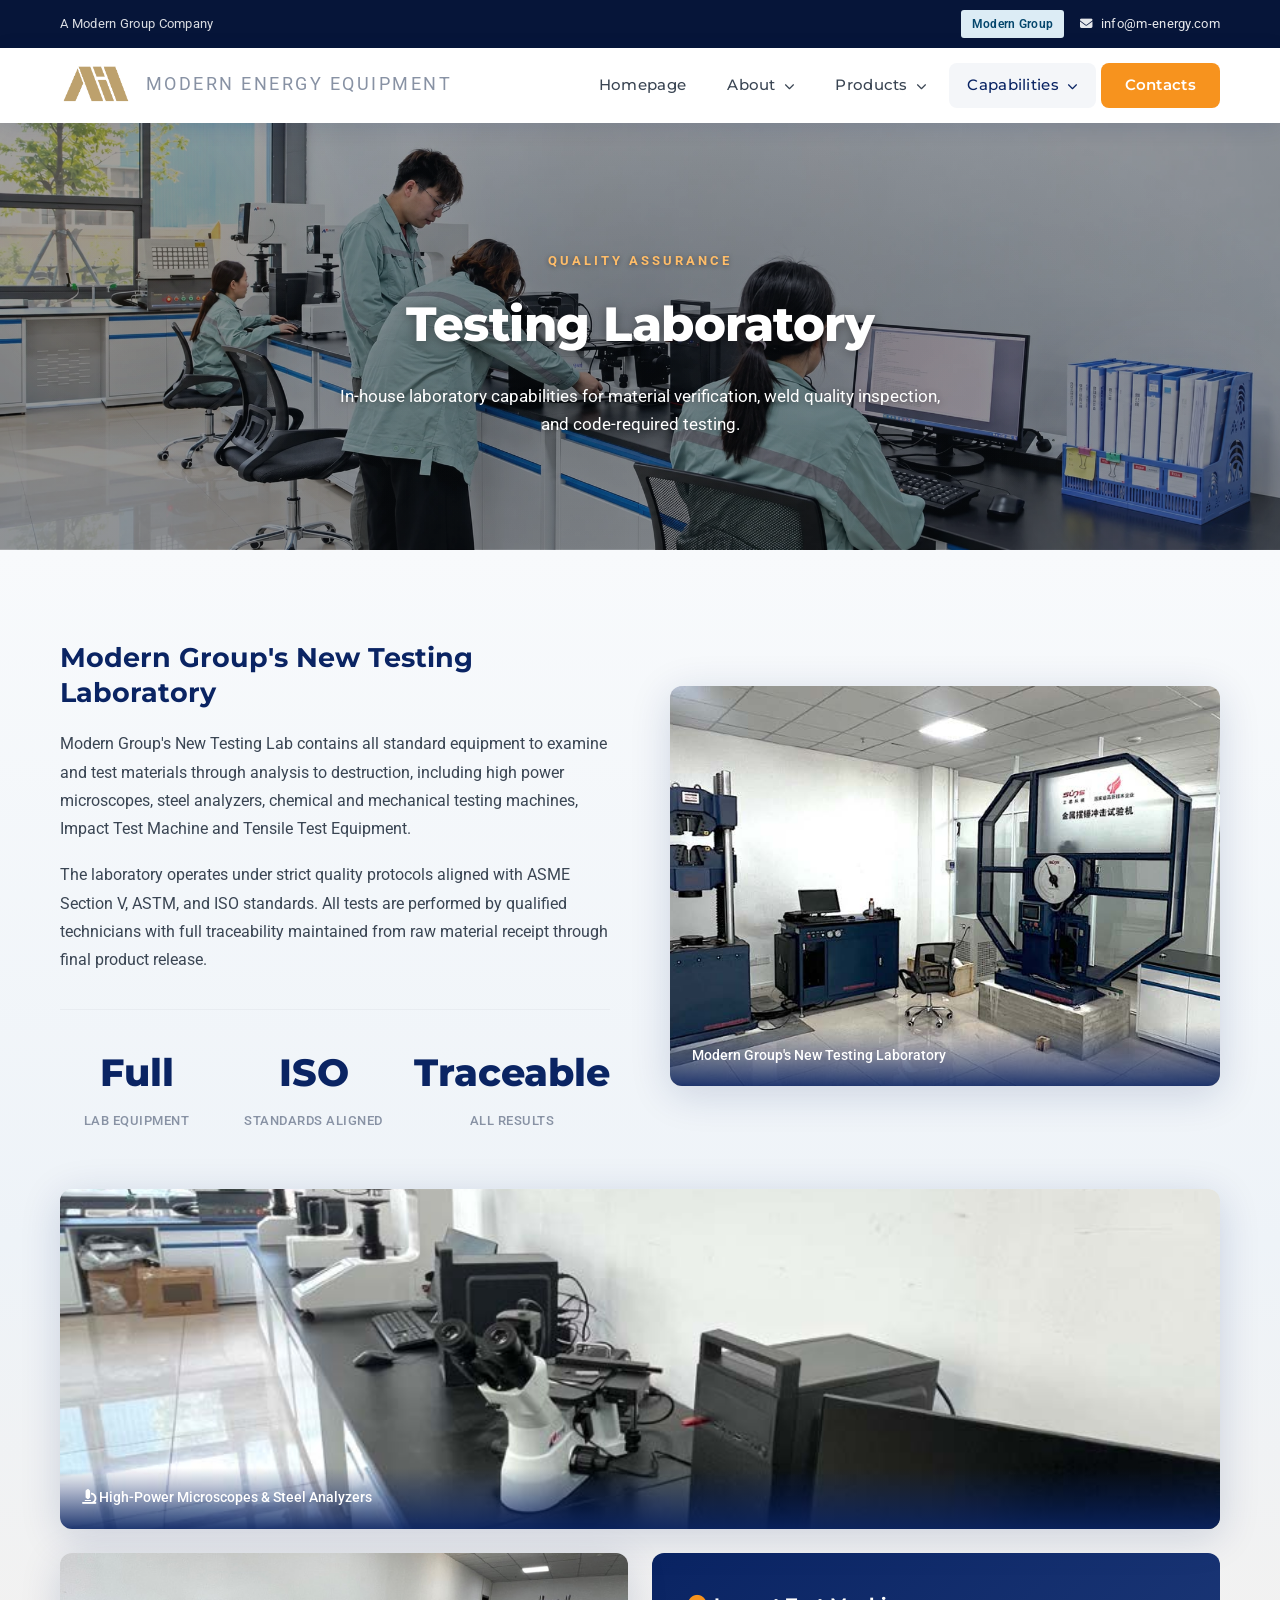
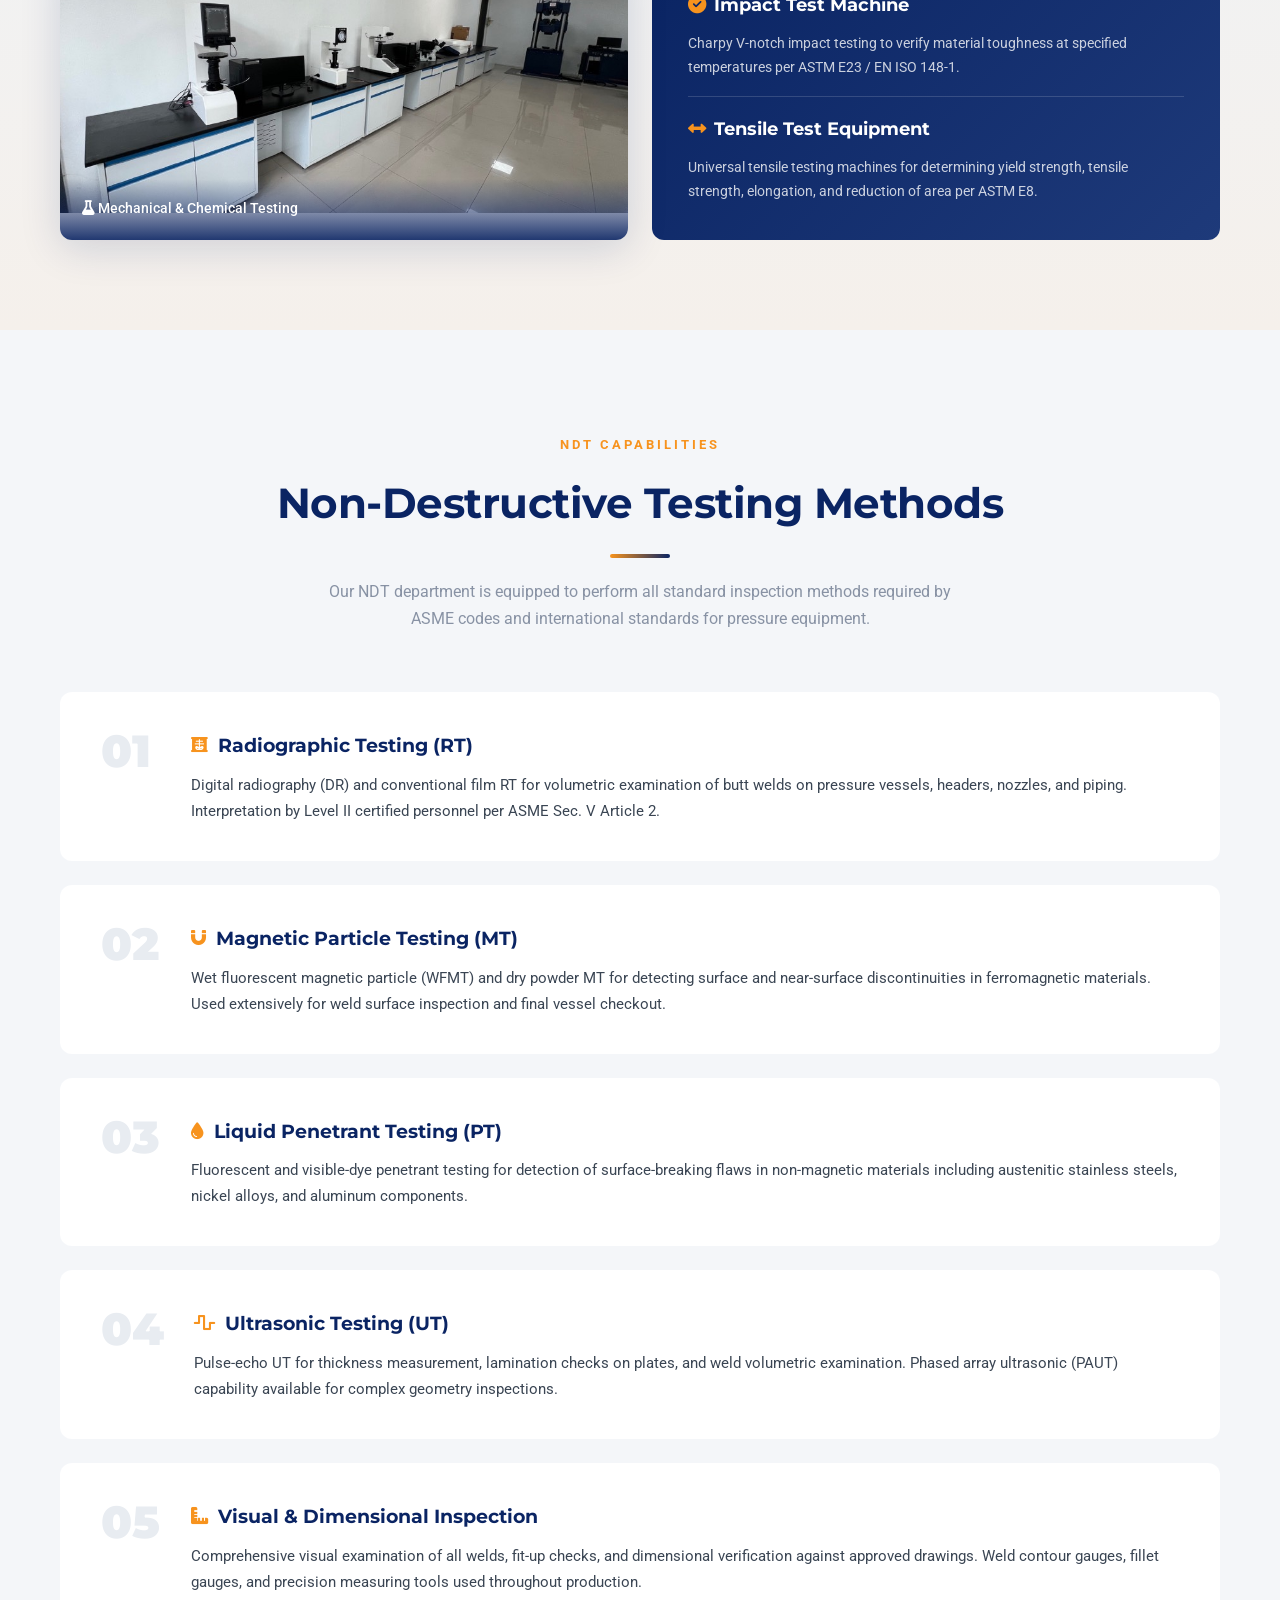
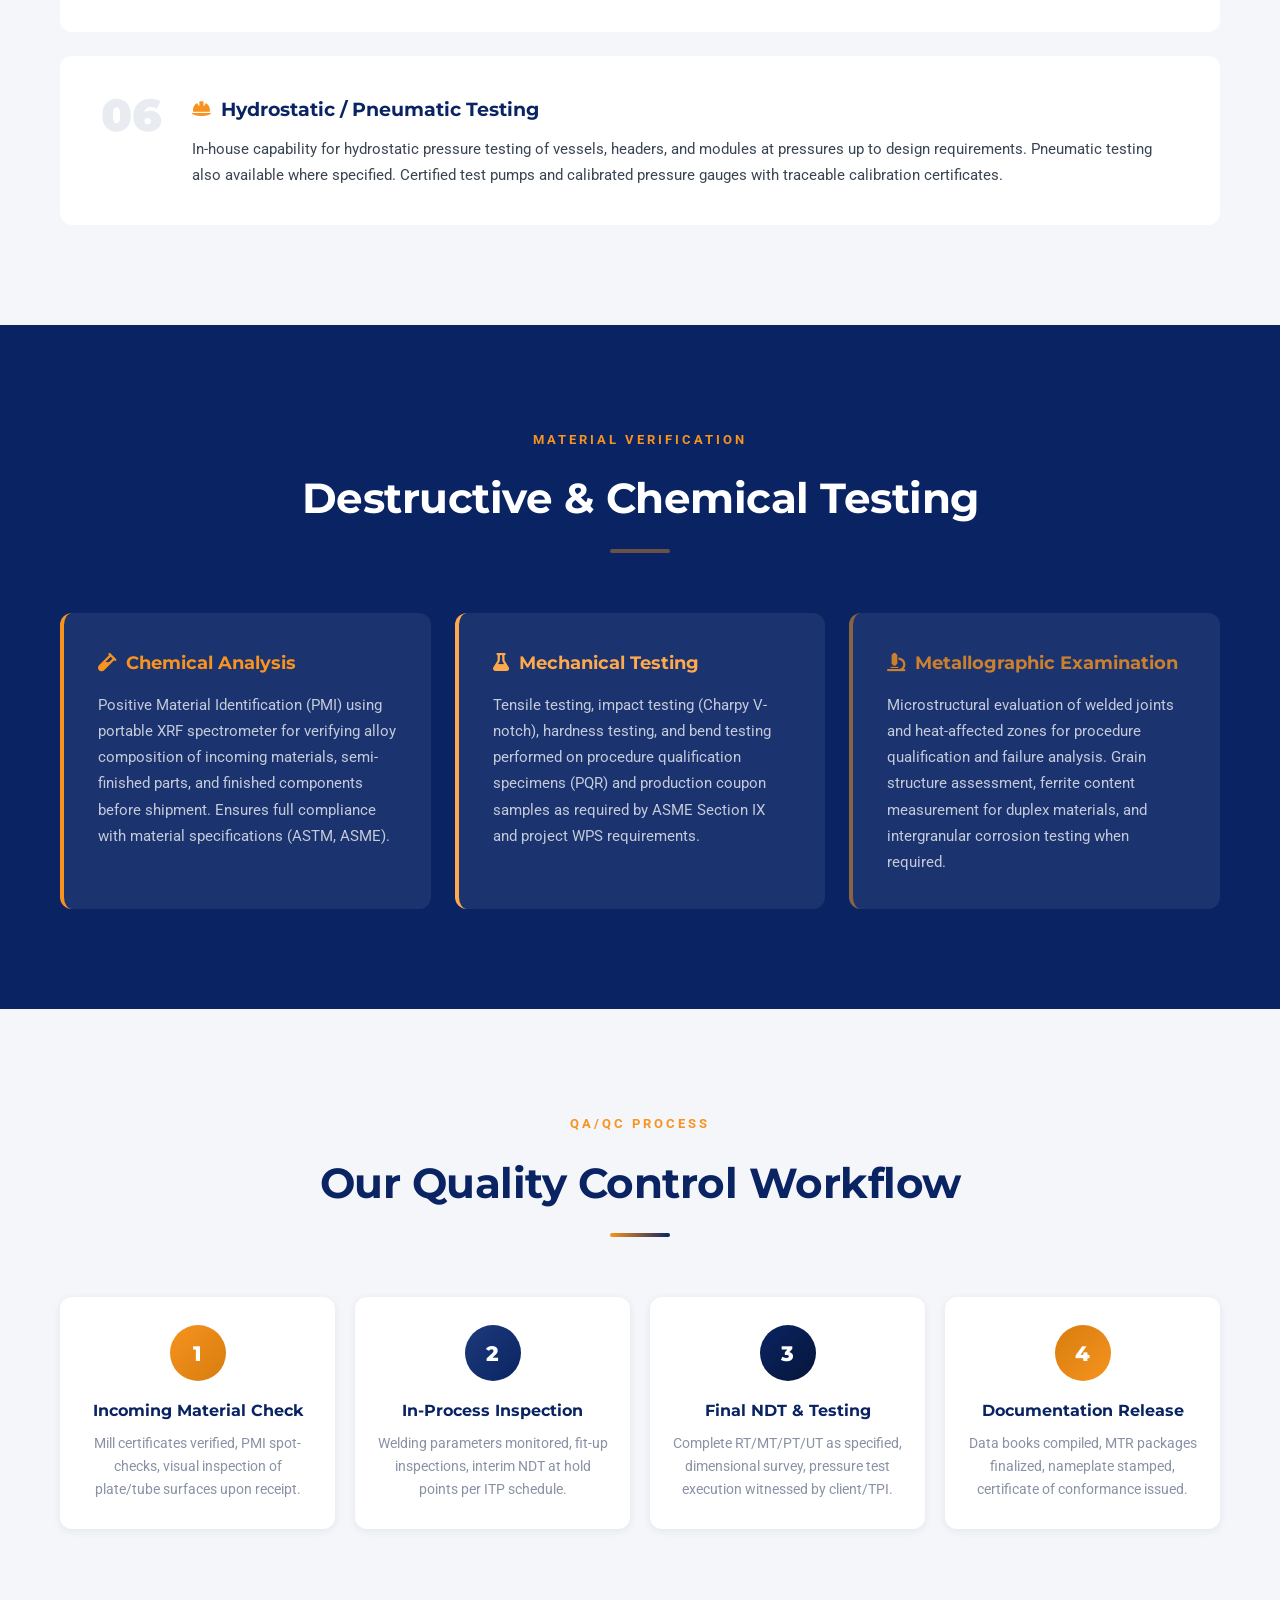
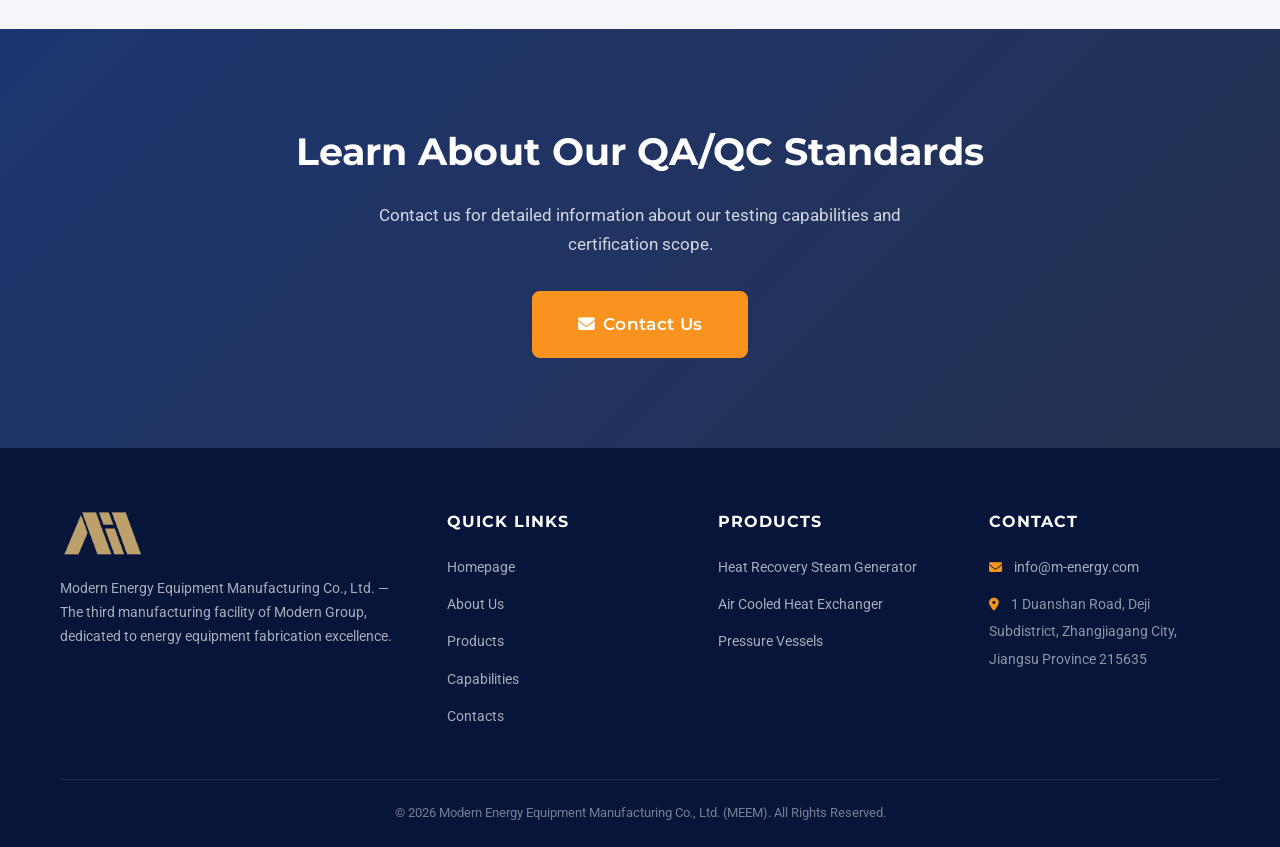
<file: laboratory.html>
<!DOCTYPE html>
<html lang="en">
<head>
    <meta charset="UTF-8">
    <meta name="viewport" content="width=device-width, initial-scale=1.0">
    <title>Testing &amp; Laboratory | MEEM</title>
    <meta name="description" content="MEEM's laboratory supports non-destructive testing, material inspection and quality verification for HRSG, ACHE and pressure vessel products.">
    <link rel="stylesheet" href="css/styles.css?v=20261102-group-header">
    <!-- Google Fonts -->
    <link href="https://fonts.googleapis.com/css2?family=Roboto:wght@300;400;500;700;900&family=Montserrat:wght@400;600;700;800&display=swap" rel="stylesheet">
    <!-- Font Awesome for icons -->
    <link rel="stylesheet" href="https://cdnjs.cloudflare.com/ajax/libs/font-awesome/6.5.1/css/all.min.css">
    <link rel="icon" type="image/png" href="images/iconlogo.png">
    <link rel="shortcut icon" type="image/png" href="images/iconlogo.png">
    <link rel="stylesheet" href="css/product-hero-backgrounds.css?v=20261022-balanced">
</head>
<body>

    <!-- ==================== TOP BAR ==================== -->
    <div class="top-bar group-affiliation-topbar">
        <div class="container">
            <div class="top-bar-left">
                <span class="group-affiliation-label">A Modern Group Company</span>
            </div>
            <div class="top-bar-right">
                <a class="group-site-button" href="https://modernhig.com/">Modern Group</a>
                <a class="group-email" href="mailto:info@m-energy.com"><i class="fas fa-envelope" aria-hidden="true"></i> info@m-energy.com</a>
            </div>
        </div>
    </div>

    <!-- ==================== NAVIGATION ==================== -->
    <header class="main-header" id="mainHeader">
        <div class="container">
            <nav class="navbar">
                <a href="index.html" class="logo">
                    <img src="images/tablogo.png" alt="MEEM Logo" class="logo-img" />
                    <span class="logo-sub">Modern Energy Equipment</span>
                </a>
                <button class="mobile-toggle" id="mobileToggle" aria-label="Toggle Menu">
                    <span></span><span></span><span></span>
                </button>
                <ul class="nav-menu" id="navMenu">
                    <li><a href="index.html">Homepage</a></li>
                    <li class="dropdown">
                        <a href="#">About <i class="fas fa-chevron-down"></i></a>
                        <ul class="dropdown-menu">
                            <li><a href="about-us.html">About Us</a></li>
                            <li><a href="sustainability.html">Sustainability</a></li>
                            <li><a href="governance.html">Governance</a></li>
                        </ul>
                    </li>
                    <li class="dropdown">
                        <a href="index.html#products">Products <i class="fas fa-chevron-down"></i></a>
                        <ul class="dropdown-menu dropdown-wide">
                            <li><a href="heat-recovery.html">Heat Recovery Steam Generator</a></li>
                            <li><a href="air-cooled.html">Air Cooled Heat Exchanger</a></li>
                            <li><a href="pressure-vessels.html">Pressure Vessels</a></li>
                        </ul>
                    </li>
                    <li class="dropdown active">
                        <a href="#" class="active">Capabilities <i class="fas fa-chevron-down"></i></a>
                        <ul class="dropdown-menu">
                            <li><a href="facility.html">Facility &amp; Equipment</a></li>
                            <li><a href="laboratory.html" style="color:var(--primary);font-weight:600;">Laboratory</a></li>
                            <li><a href="certifications.html">Certifications</a></li>
                            <li><a href="project-gallery.html">Project Gallery</a></li>
                        </ul>
                    </li>
                    <li><a href="index.html#contacts" class="btn-nav-contact">Contacts</a></li>
                </ul>
            </nav>
        </div>
    </header>

    <!-- ==================== PAGE HERO BANNER ==================== -->
    <section class="page-hero product-photo-hero" style="--product-hero-image:url('../images/hero-36-testing-laboratory-bright.webp');margin-top:75px;background:linear-gradient(135deg, #0e3a6f 0%, #1565c0 50%, var(--primary) 100%);padding:100px 0 70px;text-align:center;position:relative;overflow:hidden;">
        <div style="position:absolute;top:-40px;left:-30px;width:300px;height:300px;border-radius:50%;background:rgba(247,147,30,0.06);filter:blur(45px);"></div>
        <div style="position:absolute;bottom:-60px;right:-40px;width:280px;height:280px;border-radius:50%;background:rgba(255,255,255,0.04);filter:blur(35px);"></div>
        <div class="container" style="position:relative;z-index:2;">
            <span style="display:inline-block;font-size:0.82rem;font-weight:700;text-transform:uppercase;letter-spacing:3px;color:var(--secondary);margin-bottom:12px;">Quality Assurance</span>
            <h1 style="font-family:var(--font-heading);font-size:3rem;font-weight:800;color:var(--white);letter-spacing:-0.5px;margin-bottom:16px;">Testing Laboratory</h1>
            <p style="max-width:600px;margin:0 auto;font-size:1.05rem;color:rgba(255,255,255,0.75);line-height:1.7;">In-house laboratory capabilities for material verification, weld quality inspection, and code-required testing.</p>
        </div>
    </section>

    <!-- ==================== LAB OVERVIEW ==================== -->
    <section class="section" style="background:linear-gradient(180deg,#f8fafc 0%,#eef3f8 50%,#f5f0eb 100%);padding:90px 0;">
        <div class="container">
            <div class="about-grid">
                <div class="about-content">
                    <h3>Modern Group's New Testing Laboratory</h3>
                    <p>
                        Modern Group's New Testing Lab contains all standard equipment
                        to examine and test materials through analysis to destruction,
                        including high power microscopes, steel analyzers, chemical and
                        mechanical testing machines, Impact Test Machine and Tensile Test
                        Equipment.
                    </p>
                    <p>
                        The laboratory operates under strict quality protocols aligned with ASME Section V,
                        ASTM, and ISO standards. All tests are performed by qualified technicians with full
                        traceability maintained from raw material receipt through final product release.
                    </p>
                    <div class="about-stats">
                        <div class="stat-item">
                            <span class="stat-number">Full</span>
                            <span class="stat-label">Lab Equipment</span>
                        </div>
                        <div class="stat-item">
                            <span class="stat-number">ISO</span>
                            <span class="stat-label">Standards Aligned</span>
                        </div>
                        <div class="stat-item">
                            <span class="stat-number">Traceable</span>
                            <span class="stat-label">All Results</span>
                        </div>
                    </div>
                </div>
                <div class="about-image">
                    <div class="image-frame">
                        <img src="images/lab_1.jpg" alt="Testing Laboratory Interior" />
                        <div class="image-caption">Modern Group's New Testing Laboratory</div>
                    </div>
                </div>
            </div>

            <!-- Lab Photo Gallery -->
            <div style="margin-top:56px;display:grid;grid-template-columns:repeat(2,1fr);gap:24px;">
                <div class="image-frame" style="grid-column:span 2;">
                    <img src="images/lab_2.jpg" alt="Laboratory Equipment and Instruments" style="height:340px;object-fit:cover;" />
                    <div class="image-caption"><i class="fas fa-microscope"></i> High-Power Microscopes &amp; Steel Analyzers</div>
                </div>
                <div class="image-frame">
                    <img src="images/lab_3.jpg" alt="Mechanical & Chemical Testing Machines" style="height:260px;object-fit:cover;" />
                    <div class="image-caption"><i class="fas fa-flask"></i> Mechanical &amp; Chemical Testing</div>
                </div>
                <div style="background:linear-gradient(135deg,var(--primary),var(--primary-light));border-radius:var(--radius-lg);padding:36px;display:flex;flex-direction:column;justify-content:center;">
                    <h4 style="font-family:var(--font-heading);font-size:1.15rem;color:var(--white);margin-bottom:12px;"><i class="fas fa-check-circle" style="color:var(--secondary);margin-right:8px;"></i>Impact Test Machine</h4>
                    <p style="font-size:0.88rem;color:rgba(255,255,255,0.78);line-height:1.7;">Charpy V-notch impact testing to verify material toughness at specified temperatures per ASTM E23 / EN ISO 148-1.</p>
                    <hr style="border:none;border-top:1px solid rgba(255,255,255,0.15);margin:16px 0;">
                    <h4 style="font-family:var(--font-heading);font-size:1.15rem;color:var(--white);margin-bottom:12px;"><i class="fas fa-arrows-alt-h" style="color:var(--secondary);margin-right:8px;"></i>Tensile Test Equipment</h4>
                    <p style="font-size:0.88rem;color:rgba(255,255,255,0.78);line-height:1.7;">Universal tensile testing machines for determining yield strength, tensile strength, elongation, and reduction of area per ASTM E8.</p>
                </div>
            </div>
        </div>
    </section>

    <!-- ==================== NON-DESTRUCTIVE TESTING ==================== -->
    <section class="section" style="background:var(--off-white);">
        <div class="container">
            <div class="section-header">
                <span class="section-tag">NDT Capabilities</span>
                <h2>Non-Destructive Testing Methods</h2>
                <div class="section-line"></div>
                <p style="max-width:650px;margin:0 auto;color:var(--mid-gray);font-size:1rem;line-height:1.7;">
                    Our NDT department is equipped to perform all standard inspection methods required by
                    ASME codes and international standards for pressure equipment.
                </p>
            </div>
            <div class="capabilities-grid">
                <div class="capability-item">
                    <div class="cap-number">01</div>
                    <div class="cap-content">
                        <h3><i class="fas fa-x-ray"></i> Radiographic Testing (RT)</h3>
                        <p>Digital radiography (DR) and conventional film RT for volumetric examination of butt welds on pressure vessels, headers, nozzles, and piping. Interpretation by Level II certified personnel per ASME Sec. V Article 2.</p>
                    </div>
                </div>
                <div class="capability-item">
                    <div class="cap-number">02</div>
                    <div class="cap-content">
                        <h3><i class="fas fa-magnet"></i> Magnetic Particle Testing (MT)</h3>
                        <p>Wet fluorescent magnetic particle (WFMT) and dry powder MT for detecting surface and near-surface discontinuities in ferromagnetic materials. Used extensively for weld surface inspection and final vessel checkout.</p>
                    </div>
                </div>
                <div class="capability-item">
                    <div class="cap-number">03</div>
                    <div class="cap-content">
                        <h3><i class="fas fa-tint"></i> Liquid Penetrant Testing (PT)</h3>
                        <p>Fluorescent and visible-dye penetrant testing for detection of surface-breaking flaws in non-magnetic materials including austenitic stainless steels, nickel alloys, and aluminum components.</p>
                    </div>
                </div>
                <div class="capability-item">
                    <div class="cap-number">04</div>
                    <div class="cap-content">
                        <h3><i class="fas fa-wave-square"></i> Ultrasonic Testing (UT)</h3>
                        <p>Pulse-echo UT for thickness measurement, lamination checks on plates, and weld volumetric examination. Phased array ultrasonic (PAUT) capability available for complex geometry inspections.</p>
                    </div>
                </div>
                <div class="capability-item">
                    <div class="cap-number">05</div>
                    <div class="cap-content">
                        <h3><i class="fas fa-ruler-combined"></i> Visual &amp; Dimensional Inspection</h3>
                        <p>Comprehensive visual examination of all welds, fit-up checks, and dimensional verification against approved drawings. Weld contour gauges, fillet gauges, and precision measuring tools used throughout production.</p>
                    </div>
                </div>
                <div class="capability-item">
                    <div class="cap-number">06</div>
                    <div class="cap-content">
                        <h3><i class="fas fa-hard-hat"></i> Hydrostatic / Pneumatic Testing</h3>
                        <p>In-house capability for hydrostatic pressure testing of vessels, headers, and modules at pressures up to design requirements. Pneumatic testing also available where specified. Certified test pumps and calibrated pressure gauges with traceable calibration certificates.</p>
                    </div>
                </div>
            </div>
        </div>
    </section>

    <!-- ==================== DESTRUCTIVE & CHEMICAL TESTING ==================== -->
    <section class="section" style="background:var(--primary);color:var(--white);">
        <div class="container">
            <div class="section-header">
                <span class="section-tag" style="color:var(--secondary);">Material Verification</span>
                <h2 style="color:var(--white);">Destructive &amp; Chemical Testing</h2>
                <div class="section-line" style="background:rgba(247,147,30,0.4);"></div>
            </div>
            <div style="display:grid;grid-template-columns:repeat(auto-fit,minmax(300px,1fr));gap:24px;">
                <div style="background:rgba(255,255,255,0.07);border-radius:var(--radius-lg);padding:34px;border-left:4px solid var(--secondary);">
                    <h3 style="font-family:var(--font-heading);font-size:1.15rem;font-weight:700;color:var(--secondary);margin-bottom:14px;"><i class="fas fa-vial" style="margin-right:10px;"></i>Chemical Analysis</h3>
                    <p style="font-size:0.92rem;color:rgba(255,255,255,0.74);line-height:1.78;">
                        Positive Material Identification (PMI) using portable XRF spectrometer for verifying alloy composition
                        of incoming materials, semi-finished parts, and finished components before shipment.
                        Ensures full compliance with material specifications (ASTM, ASME).
                    </p>
                </div>
                <div style="background:rgba(255,255,255,0.07);border-radius:var(--radius-lg);padding:34px;border-left:4px solid var(--secondary-light);">
                    <h3 style="font-family:var(--font-heading);font-size:1.15rem;font-weight:700;color:var(--secondary-light);margin-bottom:14px;"><i class="fas fa-flask" style="margin-right:10px;"></i>Mechanical Testing</h3>
                    <p style="font-size:0.92rem;color:rgba(255,255,255,0.74);line-height:1.78;">
                        Tensile testing, impact testing (Charpy V-notch), hardness testing, and bend testing performed
                        on procedure qualification specimens (PQR) and production coupon samples as required by
                        ASME Section IX and project WPS requirements.
                    </p>
                </div>
                <div style="background:rgba(255,255,255,0.07);border-radius:var(--radius-lg);padding:34px;border-left:4px solid rgba(247,147,30,0.5);">
                    <h3 style="font-family:var(--font-heading);font-size:1.15rem;font-weight:700;color:rgba(247,147,30,0.8);margin-bottom:14px;"><i class="fas fa-microscope" style="margin-right:10px;"></i>Metallographic Examination</h3>
                    <p style="font-size:0.92rem;color:rgba(255,255,255,0.74);line-height:1.78;">
                        Microstructural evaluation of welded joints and heat-affected zones for procedure qualification
                        and failure analysis. Grain structure assessment, ferrite content measurement for duplex materials,
                        and intergranular corrosion testing when required.
                    </p>
                </div>
            </div>
        </div>
    </section>

    <!-- ==================== QUALITY PROCESS ==================== -->
    <section class="section" style="background:var(--off-white);">
        <div class="container">
            <div class="section-header">
                <span class="section-tag">QA/QC Process</span>
                <h2>Our Quality Control Workflow</h2>
                <div class="section-line"></div>
            </div>
            <div style="display:grid;grid-template-columns:repeat(auto-fit,minmax(240px,1fr));gap:20px;">
                <div style="text-align:center;padding:28px 20px;background:var(--white);border-radius:var(--radius-lg);box-shadow:var(--shadow-sm);">
                    <div style="width:56px;height:56px;background:linear-gradient(135deg,var(--secondary),var(--secondary-dark));border-radius:50%;display:flex;align-items:center;justify-content:center;margin:0 auto 16px;">
                        <span style="font-family:var(--font-heading);font-size:1.3rem;font-weight:800;color:var(--white);">1</span>
                    </div>
                    <h4 style="font-family:var(--font-heading);font-size:1rem;font-weight:700;color:var(--primary);margin-bottom:8px;">Incoming Material Check</h4>
                    <p style="font-size:0.87rem;color:var(--mid-gray);line-height:1.65;">Mill certificates verified, PMI spot-checks, visual inspection of plate/tube surfaces upon receipt.</p>
                </div>
                <div style="text-align:center;padding:28px 20px;background:var(--white);border-radius:var(--radius-lg);box-shadow:var(--shadow-sm);">
                    <div style="width:56px;height:56px;background:linear-gradient(135deg,var(--primary-light),var(--primary));border-radius:50%;display:flex;align-items:center;justify-content:center;margin:0 auto 16px;">
                        <span style="font-family:var(--font-heading);font-size:1.3rem;font-weight:800;color:var(--white);">2</span>
                    </div>
                    <h4 style="font-family:var(--font-heading);font-size:1rem;font-weight:700;color:var(--primary);margin-bottom:8px;">In-Process Inspection</h4>
                    <p style="font-size:0.87rem;color:var(--mid-gray);line-height:1.65;">Welding parameters monitored, fit-up inspections, interim NDT at hold points per ITP schedule.</p>
                </div>
                <div style="text-align:center;padding:28px 20px;background:var(--white);border-radius:var(--radius-lg);box-shadow:var(--shadow-sm);">
                    <div style="width:56px;height:56px;background:linear-gradient(135deg,var(--primary),var(--primary-dark));border-radius:50%;display:flex;align-items:center;justify-content:center;margin:0 auto 16px;">
                        <span style="font-family:var(--font-heading);font-size:1.3rem;font-weight:800;color:var(--white);">3</span>
                    </div>
                    <h4 style="font-family:var(--font-heading);font-size:1rem;font-weight:700;color:var(--primary);margin-bottom:8px;">Final NDT &amp; Testing</h4>
                    <p style="font-size:0.87rem;color:var(--mid-gray);line-height:1.65;">Complete RT/MT/PT/UT as specified, dimensional survey, pressure test execution witnessed by client/TPI.</p>
                </div>
                <div style="text-align:center;padding:28px 20px;background:var(--white);border-radius:var(--radius-lg);box-shadow:var(--shadow-sm);">
                    <div style="width:56px;height:56px;background:linear-gradient(135deg,var(--secondary-dark),var(--secondary));border-radius:50%;display:flex;align-items:center;justify-content:center;margin:0 auto 16px;">
                        <span style="font-family:var(--font-heading);font-size:1.3rem;font-weight:800;color:var(--white);">4</span>
                    </div>
                    <h4 style="font-family:var(--font-heading);font-size:1rem;font-weight:700;color:var(--primary);margin-bottom:8px;">Documentation Release</h4>
                    <p style="font-size:0.87rem;color:var(--mid-gray);line-height:1.65;">Data books compiled, MTR packages finalized, nameplate stamped, certificate of conformance issued.</p>
                </div>
            </div>
        </div>
    </section>

    <!-- ==================== CTA BANNER ==================== -->
    <section class="cta-banner">
        <div class="container">
            <div class="cta-content">
                <h2>Learn About Our QA/QC Standards</h2>
                <p>Contact us for detailed information about our testing capabilities and certification scope.</p>
                <a href="mailto:info@m-energy.com" class="btn btn-primary btn-large">
                    <i class="fas fa-envelope"></i> Contact Us
                </a>
            </div>
        </div>
    </section>

    <!-- ==================== FOOTER ==================== -->
    <footer class="main-footer">
        <div class="container">
            <div class="footer-grid">
                <div class="footer-col footer-about">
                    <img src="images/tablogo.png" alt="MEEM Logo" class="footer-logo" />
                    <p>Modern Energy Equipment Manufacturing Co., Ltd. — The third manufacturing facility of Modern Group, dedicated to energy equipment fabrication excellence.</p>
                </div>
                <div class="footer-col">
                    <h4>Quick Links</h4>
                    <ul>
                        <li><a href="index.html">Homepage</a></li>
                        <li><a href="about-us.html">About Us</a></li>
                        <li><a href="index.html#products">Products</a></li>
                        <li><a href="index.html#capabilities">Capabilities</a></li>
                        <li><a href="index.html#contacts">Contacts</a></li>
                    </ul>
                </div>
                <div class="footer-col">
                    <h4>Products</h4>
                    <ul>
                        <li><a href="heat-recovery.html">Heat Recovery Steam Generator</a></li>
                        <li><a href="air-cooled.html">Air Cooled Heat Exchanger</a></li>
                        <li><a href="pressure-vessels.html">Pressure Vessels</a></li>
                    </ul>
                </div>
                <div class="footer-col">
                    <h4>Contact</h4>
                    <ul>
                        <li><i class="fas fa-envelope"></i> <a href="mailto:info@m-energy.com">info@m-energy.com</a></li>
                        <li><i class="fas fa-map-marker-alt"></i> <span>1 Duanshan Road, Deji Subdistrict, Zhangjiagang City, Jiangsu Province 215635</span></li>
                    </ul>
                </div>
            </div>
            <div class="footer-bottom">
                <p>&copy; 2026 Modern Energy Equipment Manufacturing Co., Ltd. (MEEM). All Rights Reserved.</p>
            </div>
        </div>
    </footer>

    <!-- Back to Top Button -->
    <button class="back-to-top" id="backToTop" aria-label="Back to Top"><i class="fas fa-chevron-up"></i></button>
    <script src="script.js?v=20261102-group-header"></script>
</body>
</html>
</file>
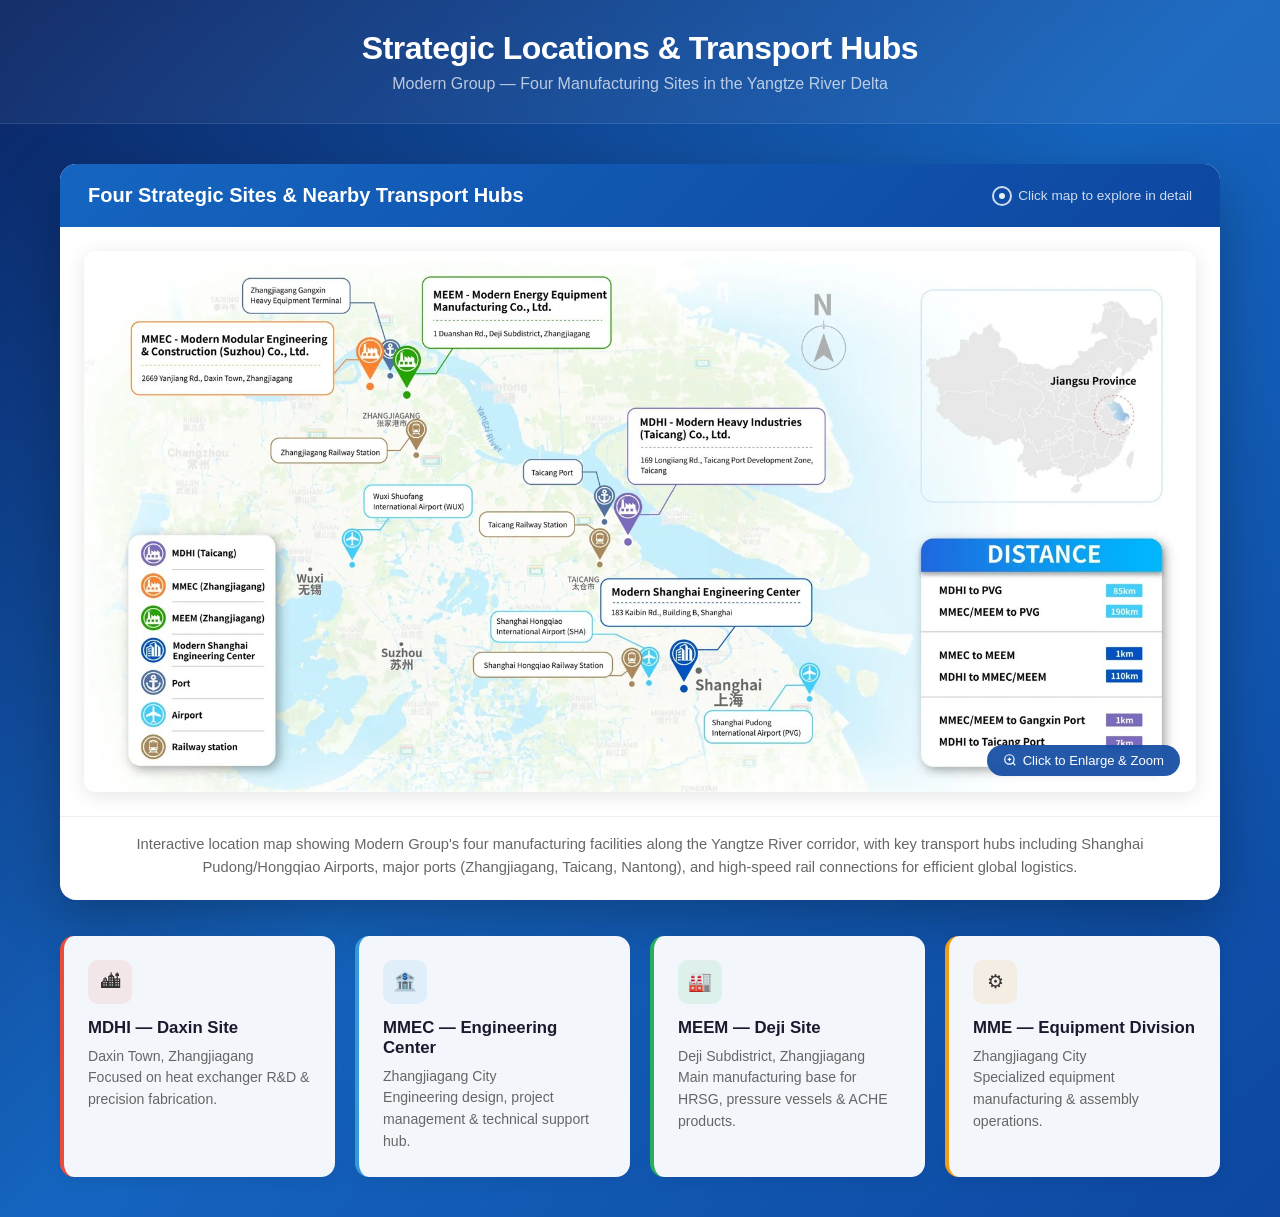
<file: location-map-preview.html>
<!DOCTYPE html>
<html lang="en">
<head>
    <meta charset="UTF-8">
    <meta name="viewport" content="width=device-width, initial-scale=1.0">
    <title>MEEM Strategic Locations - Interactive Map</title>
    <style>
        * {
            margin: 0;
            padding: 0;
            box-sizing: border-box;
        }

        body {
            font-family: -apple-system, BlinkMacSystemFont, 'Segoe UI', Roboto, 'Helvetica Neue', Arial, sans-serif;
            background: linear-gradient(135deg, #0a2463 0%, #1565c0 50%, #0d47a1 100%);
            min-height: 100vh;
            color: #333;
        }

        .page-header {
            background: rgba(255,255,255,0.05);
            backdrop-filter: blur(10px);
            border-bottom: 1px solid rgba(255,255,255,0.1);
            padding: 30px 20px;
            text-align: center;
        }

        .page-header h1 {
            color: #fff;
            font-size: 2rem;
            font-weight: 700;
            letter-spacing: -0.5px;
            margin-bottom: 8px;
        }

        .page-header p {
            color: rgba(255,255,255,0.7);
            font-size: 1rem;
        }

        .container {
            max-width: 1200px;
            margin: 40px auto;
            padding: 0 20px;
        }

        .map-section {
            background: #fff;
            border-radius: 16px;
            box-shadow: 0 20px 60px rgba(0,0,0,0.3);
            overflow: hidden;
        }

        .map-title-bar {
            background: linear-gradient(135deg, #1565c0, #0d47a1);
            padding: 20px 28px;
            display: flex;
            align-items: center;
            justify-content: space-between;
        }

        .map-title-bar h2 {
            color: #fff;
            font-size: 1.25rem;
            font-weight: 600;
        }

        .map-hint {
            display: flex;
            align-items: center;
            gap: 6px;
            color: rgba(255,255,255,0.8);
            font-size: 0.85rem;
            animation: pulse 2s ease-in-out infinite;
        }

        @keyframes pulse {
            0%, 100% { opacity: 0.6; }
            50% { opacity: 1; }
        }

        .map-hint-icon {
            width: 20px;
            height: 20px;
            border: 2px solid rgba(255,255,255,0.8);
            border-radius: 50%;
            position: relative;
            flex-shrink: 0;
        }

        .map-hint-icon::after {
            content: '';
            position: absolute;
            top: 50%;
            left: 50%;
            transform: translate(-50%, -50%);
            width: 6px;
            height: 6px;
            background: rgba(255,255,255,0.9);
            border-radius: 50%;
        }

        /* Map Image Container */
        .map-container {
            padding: 24px;
            cursor: pointer;
            transition: transform 0.2s ease;
        }
        
        .map-container:hover {
            background: #f8fafc;
        }

        .map-image-wrapper {
            border-radius: 12px;
            overflow: hidden;
            box-shadow: 0 4px 20px rgba(0,0,0,0.1);
            position: relative;
            transition: box-shadow 0.3s ease;
        }

        .map-container:hover .map-image-wrapper {
            box-shadow: 0 8px 32px rgba(21,101,192,0.18);
        }

        .map-image-wrapper img {
            width: 100%;
            height: auto;
            display: block;
            transition: transform 0.4s ease;
        }

        .map-container:hover .map-image-wrapper img {
            transform: scale(1.01);
        }

        .zoom-badge {
            position: absolute;
            bottom: 16px;
            right: 16px;
            background: rgba(13,71,161,0.9);
            color: #fff;
            padding: 8px 16px;
            border-radius: 20px;
            font-size: 0.82rem;
            font-weight: 500;
            display: flex;
            align-items: center;
            gap: 6px;
            backdrop-filter: blur(4px);
            transition: all 0.3s ease;
        }

        .map-container:hover .zoom-badge {
            background: #1565c0;
            transform: translateY(-2px);
        }

        .map-caption {
            padding: 16px 24px 20px;
            text-align: center;
            color: #666;
            font-size: 0.92rem;
            line-height: 1.6;
            border-top: 1px solid #eee;
        }

        /* Location Cards */
        .location-cards {
            display: grid;
            grid-template-columns: repeat(auto-fit, minmax(260px, 1fr));
            gap: 20px;
            margin-top: 36px;
        }

        .location-card {
            background: rgba(255,255,255,0.95);
            border-radius: 14px;
            padding: 24px;
            box-shadow: 0 4px 16px rgba(0,0,0,0.08);
            transition: transform 0.3s ease, box-shadow 0.3s ease;
            border-left: 4px solid transparent;
        }

        .location-card:nth-child(1) { border-left-color: #e74c3c; }   /* MDHI */
        .location-card:nth-child(2) { border-left-color: #3498db; }  /* MMEC */
        .location-card:nth-child(3) { border-left-color: #27ae60; }  /* MEEM */
        .location-card:nth-child(4) { border-left-color: #f39c12; }  /* MME */

        .location-card:hover {
            transform: translateY(-4px);
            box-shadow: 0 12px 32px rgba(0,0,0,0.15);
        }

        .location-card-icon {
            width: 44px;
            height: 44px;
            border-radius: 10px;
            display: flex;
            align-items: center;
            justify-content: center;
            font-size: 1.2rem;
            margin-bottom: 14px;
        }

        .location-card:nth-child(1) .location-card-icon { background: rgba(231,76,60,0.1); }
        .location-card:nth-child(2) .location-card-icon { background: rgba(52,152,219,0.1); }
        .location-card:nth-child(3) .location-card-icon { background: rgba(39,174,96,0.1); }
        .location-card:nth-child(4) .location-card-icon { background: rgba(243,156,18,0.1); }

        .location-card h3 {
            font-size: 1.05rem;
            font-weight: 700;
            margin-bottom: 8px;
            color: #1a1a2e;
        }

        .location-card p {
            font-size: 0.88rem;
            color: #666;
            line-height: 1.55;
        }

        /* ===== LIGHTBOX / FULLSCREEN ZOOM ===== */
        .lightbox-overlay {
            display: none;
            position: fixed;
            top: 0;
            left: 0;
            width: 100%;
            height: 100%;
            background: rgba(0,0,0,0.88);
            z-index: 9999;
            justify-content: center;
            align-items: center;
            backdrop-filter: blur(8px);
            opacity: 0;
            transition: opacity 0.35s ease;
        }

        .lightbox-overlay.active {
            display: flex;
            opacity: 1;
        }

        .lightbox-content {
            position: relative;
            max-width: 95vw;
            max-height: 95vh;
            transform: scale(0.9);
            transition: transform 0.35s cubic-bezier(0.34, 1.56, 0.64, 1);
        }

        .lightbox-overlay.active .lightbox-content {
            transform: scale(1);
        }

        .lightbox-content img {
            max-width: 100vw;
            max-height: 90vh;
            object-fit: contain;
            border-radius: 8px;
            box-shadow: 0 20px 80px rgba(0,0,0,0.5);
            user-select: none;
            -webkit-user-drag: none;
            cursor: grab;
        }

        .lightbox-content img:active {
            cursor: grabbing;
        }

        .lightbox-close {
            position: fixed;
            top: 24px;
            right: 28px;
            width: 48px;
            height: 48px;
            background: rgba(255,255,255,0.15);
            border: 1px solid rgba(255,255,255,0.25);
            border-radius: 50%;
            color: #fff;
            font-size: 22px;
            cursor: pointer;
            z-index: 10000;
            display: flex;
            align-items: center;
            justify-content: center;
            transition: all 0.3s ease;
        }

        .lightbox-close:hover {
            background: rgba(255,255,255,0.3);
            transform: rotate(90deg);
        }

        .lightbox-info {
            position: fixed;
            bottom: 28px;
            left: 50%;
            transform: translateX(-50%);
            background: rgba(13,71,161,0.9);
            color: #fff;
            padding: 10px 24px;
            border-radius: 24px;
            font-size: 0.85rem;
            backdrop-filter: blur(4px);
            white-space: nowrap;
            z-index: 10000;
        }

        /* Zoom Controls */
        .zoom-controls {
            position: fixed;
            bottom: 80px;
            right: 28px;
            display: flex;
            flex-direction: column;
            gap: 8px;
            z-index: 10000;
        }

        .zoom-btn {
            width: 42px;
            height: 42px;
            background: rgba(255,255,255,0.15);
            border: 1px solid rgba(255,255,255,0.25);
            border-radius: 10px;
            color: #fff;
            font-size: 20px;
            cursor: pointer;
            display: flex;
            align-items: center;
            justify-content: center;
            transition: all 0.2s ease;
        }

        .zoom-btn:hover {
            background: rgba(255,255,255,0.3);
        }

        .zoom-level {
            position: fixed;
            bottom: 180px;
            right: 28px;
            background: rgba(0,0,0,0.5);
            color: #fff;
            padding: 4px 12px;
            border-radius: 12px;
            font-size: 0.78rem;
            z-index: 10000;
        }

        /* Responsive */
        @media (max-width: 768px) {
            .page-header h1 { font-size: 1.5rem; }
            .map-title-bar { flex-direction: column; gap: 10px; text-align: center; }
            .map-container { padding: 16px; }
            .location-cards { grid-template-columns: 1fr; }
            .zoom-controls { bottom: 70px; right: 16px; }
            .zoom-btn { width: 38px; height: 38px; }
            .lightbox-info { font-size: 0.78rem; padding: 8px 16px; }
        }
    </style>
    <link rel="icon" type="image/png" href="images/iconlogo.png">
    <link rel="shortcut icon" type="image/png" href="images/iconlogo.png">
</head>
<body>

    <!-- Header -->
    <header class="page-header">
        <h1>Strategic Locations & Transport Hubs</h1>
        <p>Modern Group — Four Manufacturing Sites in the Yangtze River Delta</p>
    </header>

    <div class="container">

        <!-- Interactive Map Section -->
        <section class="map-section" id="mapSection">
            <div class="map-title-bar">
                <h2>Four Strategic Sites & Nearby Transport Hubs</h2>
                <div class="map-hint">
                    <div class="map-hint-icon"></div>
                    Click map to explore in detail
                </div>
            </div>

            <div class="map-container" onclick="openLightbox()" title="Click to view full size with zoom">
                <div class="map-image-wrapper">
                    <img src="images/location_map.jpg" alt="MEEM Four Strategic Sites & Nearby Transport Hubs Map" />
                    <div class="zoom-badge">
                        <svg width="14" height="14" viewBox="0 0 24 24" fill="none" stroke="currentColor" stroke-width="2"><circle cx="11" cy="11" r="8"/><path d="m21 21-4.35-4.35"/><path d="M11 8v6M8 11h6"/></svg>
                        Click to Enlarge &amp; Zoom
                    </div>
                </div>
            </div>
            <div class="map-caption">
                Interactive location map showing Modern Group's four manufacturing facilities along the Yangtze River corridor,
                with key transport hubs including Shanghai Pudong/Hongqiao Airports, major ports (Zhangjiagang, Taicang, Nantong),
                and high-speed rail connections for efficient global logistics.
            </div>
        </section>

        <!-- Location Summary Cards -->
        <div class="location-cards">
            <div class="location-card">
                <div class="location-card-icon">&#127961;</div>
                <h3>MDHI — Daxin Site</h3>
                <p>Daxin Town, Zhangjiagang<br>Focused on heat exchanger R&amp;D &amp; precision fabrication.</p>
            </div>
            <div class="location-card">
                <div class="location-card-icon">&#127974;</div>
                <h3>MMEC — Engineering Center</h3>
                <p>Zhangjiagang City<br>Engineering design, project management &amp; technical support hub.</p>
            </div>
            <div class="location-card">
                <div class="location-card-icon">&#127981;</div>
                <h3>MEEM — Deji Site</h3>
                <p>Deji Subdistrict, Zhangjiagang<br>Main manufacturing base for HRSG, pressure vessels &amp; ACHE products.</p>
            </div>
            <div class="location-card">
                <div class="location-card-icon">&#9881;</div>
                <h3>MME — Equipment Division</h3>
                <p>Zhangjiagang City<br>Specialized equipment manufacturing &amp; assembly operations.</p>
            </div>
        </div>

    </div>

    <!-- Lightbox Overlay -->
    <div class="lightbox-overlay" id="lightbox" onclick="closeLightboxOnBg(event)">
        <button class="lightbox-close" onclick="closeLightbox()" title="Close (Esc)">✕</button>

        <div class="zoom-level" id="zoomLevel">100%</div>

        <div class="zoom-controls">
            <button class="zoom-btn" onclick="zoomIn(event)" title="Zoom In (+)">+</button>
            <button class="zoom-btn" onclick="zoomOut(event)" title="Zoom Out (−)">−</button>
            <button class="zoom-btn" onclick="resetZoom(event)" title="Reset View">&#8634;</button>
        </div>

        <div class="lightbox-content" id="lightboxContent">
            <img src="images/location_map.jpg" alt="MEEM Location Map Full Size" id="lightboxImg" />
        </div>

        <div class="lightbox-info">
            &#128270; Scroll to zoom &nbsp;&bull;&nbsp; Drag to pan &nbsp;&bull;&nbsp; Press Esc to close
        </div>
    </div>

    <script>
        const lightbox = document.getElementById('lightbox');
        const lightboxImg = document.getElementById('lightboxImg');
        const lightboxContent = document.getElementById('lightboxContent');
        const zoomLevelDisplay = document.getElementById('zoomLevel');

        let currentZoom = 1;
        let isDragging = false;
        let startX, startY;
        let translateX = 0, translateY = 0;

        function openLightbox() {
            lightbox.classList.add('active');
            document.body.style.overflow = 'hidden';
            resetZoomState();
        }

        function closeLightbox() {
            lightbox.classList.remove('active');
            document.body.style.overflow = '';
            // Delayed reset for smooth exit animation
            setTimeout(resetZoomState, 350);
        }

        function closeLightboxOnBg(e) {
            if (e.target === lightbox) closeLightbox();
        }

        function resetZoomState() {
            currentZoom = 1;
            translateX = 0;
            translateY = 0;
            updateTransform();
        }

        function applyZoom(newZoom) {
            currentZoom = Math.max(0.5, Math.min(5, newZoom));
            updateTransform();
        }

        function zoomIn(e) {
            if (e) e.stopPropagation();
            applyZoom(currentZoom + 0.3);
        }

        function zoomOut(e) {
            if (e) e.stopPropagation();
            applyZoom(currentZoom - 0.3);
        }

        function resetZoom(e) {
            if (e) e.stopPropagation();
            resetZoomState();
        }

        function updateTransform() {
            lightboxImg.style.transform = `scale(${currentZoom}) translate(${translateX}px, ${translateY}px)`;
            zoomLevelDisplay.textContent = Math.round(currentZoom * 100) + '%';
        }

        // Scroll wheel zoom
        lightbox.addEventListener('wheel', function(e) {
            e.preventDefault();
            const delta = e.deltaY > 0 ? -0.15 : 0.15;
            applyZoom(currentZoom + delta);
        }, { passive: false });

        // Drag to pan
        lightboxImg.addEventListener('mousedown', function(e) {
            if (currentZoom > 1) {
                isDragging = true;
                startX = e.clientX - translateX;
                startY = e.clientY - translateY;
                lightboxImg.style.cursor = 'grabbing';
            }
        });

        document.addEventListener('mousemove', function(e) {
            if (!isDragging) return;
            translateX = e.clientX - startX;
            translateY = e.clientY - startY;
            updateTransform();
        });

        document.addEventListener('mouseup', function() {
            isDragging = false;
            lightboxImg.style.cursor = currentZoom > 1 ? 'grab' : 'default';
        });

        // Touch support
        let touchStartDist = 0;
        let touchStartZoom = 1;

        lightboxImg.addEventListener('touchstart', function(e) {
            if (e.touches.length === 2) {
                touchStartDist = getTouchDistance(e.touches);
                touchStartZoom = currentZoom;
            } else if (e.touches.length === 1 && currentZoom > 1) {
                isDragging = true;
                startX = e.touches[0].clientX - translateX;
                startY = e.touches[0].clientY - translateY;
            }
        }, { passive: true });

        lightboxImg.addEventListener('touchmove', function(e) {
            if (e.touches.length === 2) {
                e.preventDefault();
                const dist = getTouchDistance(e.touches);
                applyZoom(touchStartZoom * (dist / touchStartDist));
            } else if (e.touches.length === 1 && isDragging) {
                translateX = e.touches[0].clientX - startX;
                translateY = e.touches[0].clientY - startY;
                updateTransform();
            }
        }, { passive: false });

        lightboxImg.addEventListener('touchend', function() {
            isDragging = false;
        });

        function getTouchDistance(touches) {
            const dx = touches[0].clientX - touches[1].clientX;
            const dy = touches[0].clientY - touches[1].clientY;
            return Math.sqrt(dx * dx + dy * dy);
        }

        // Keyboard shortcuts
        document.addEventListener('keydown', function(e) {
            if (!lightbox.classList.contains('active')) return;
            switch(e.key) {
                case 'Escape': closeLightbox(); break;
                case '+': case '=': zoomIn(); break;
                case '-': zoomOut(); break;
                case '0': resetZoom(); break;
            }
        });
    </script>

</body>
</html>
</file>
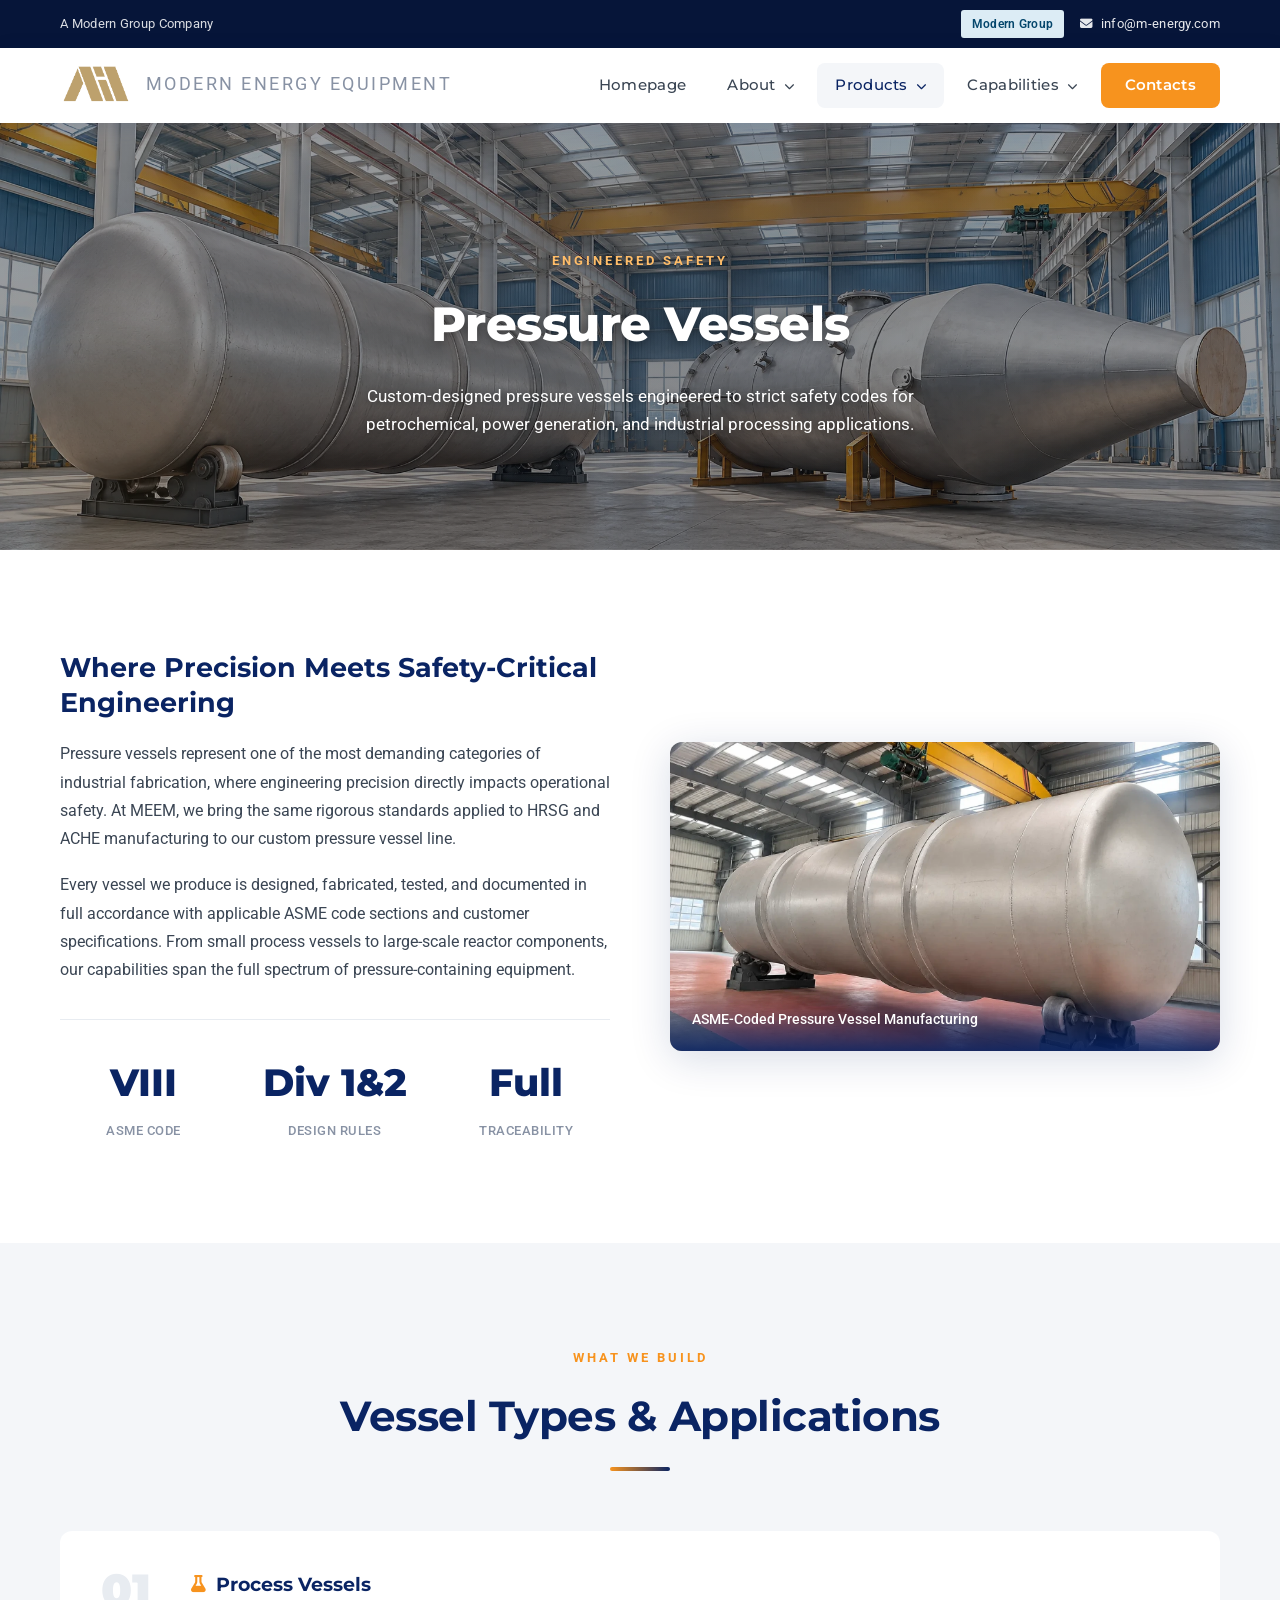
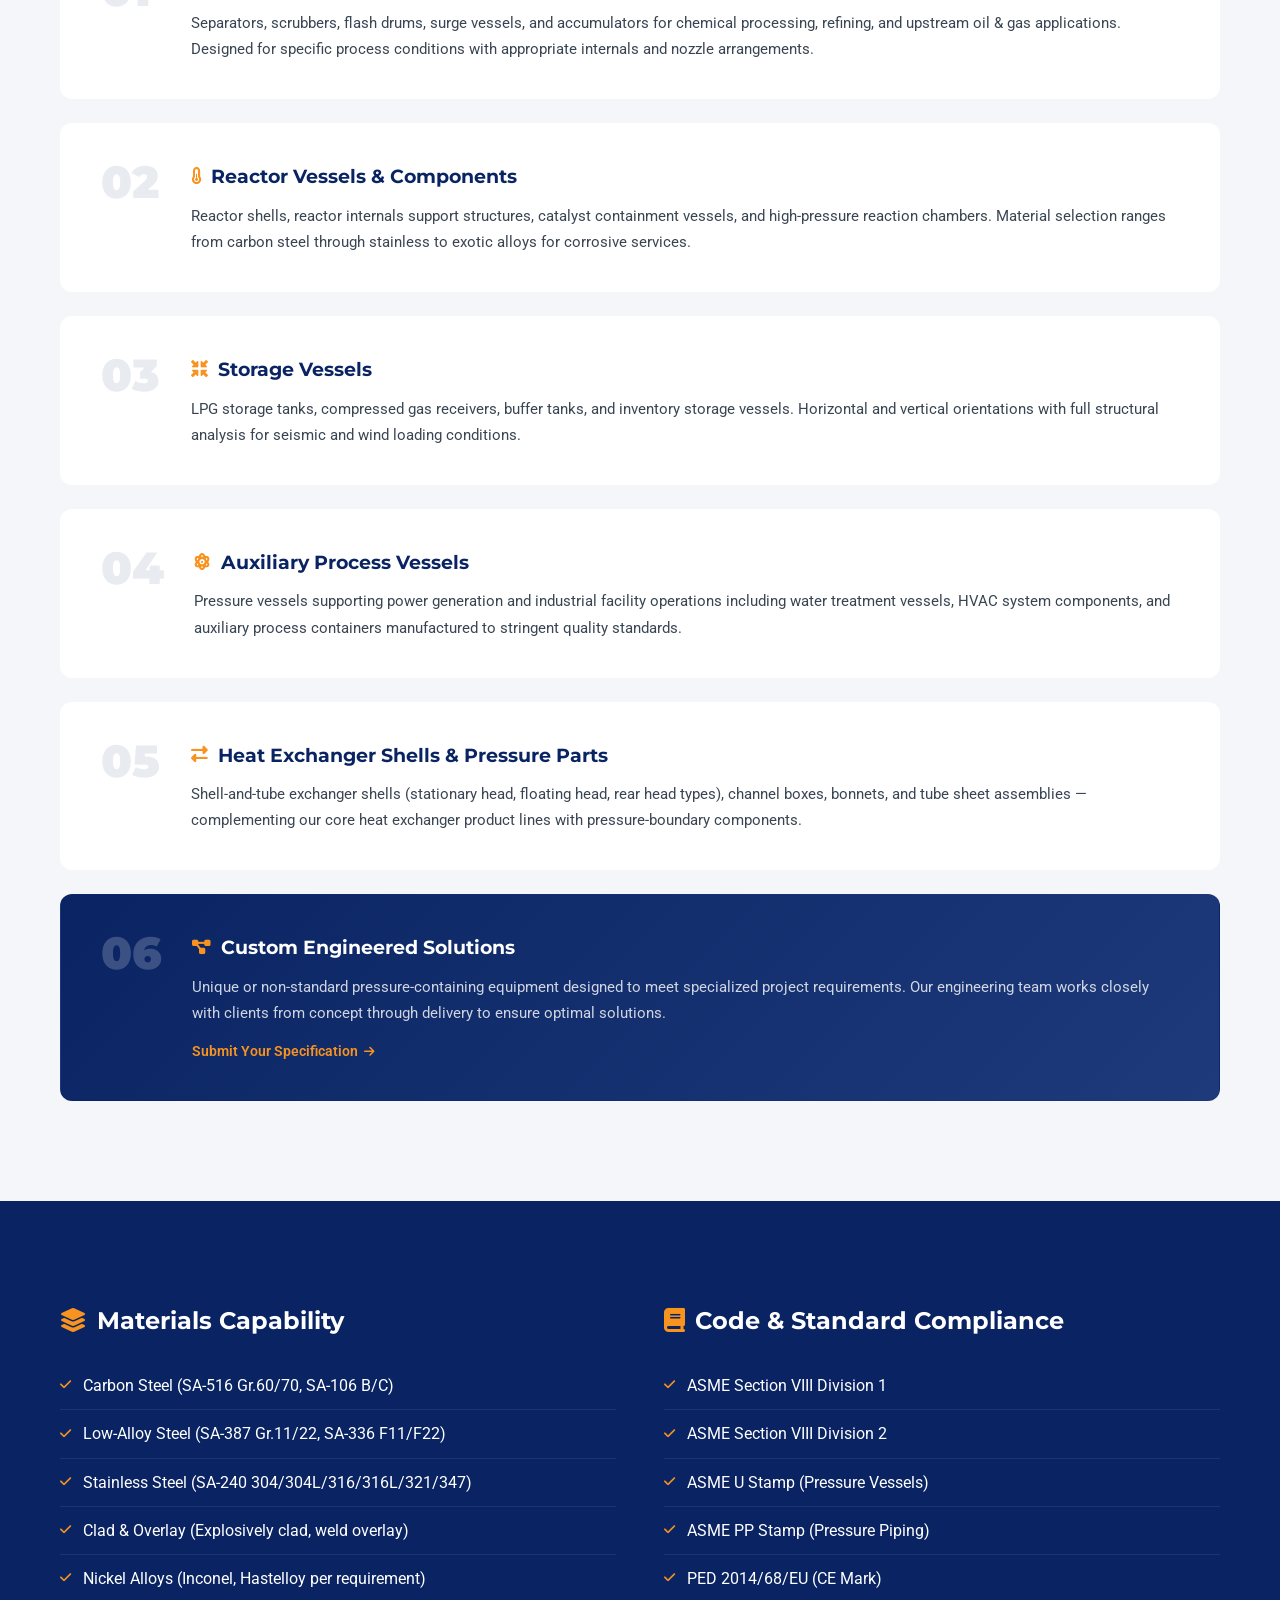
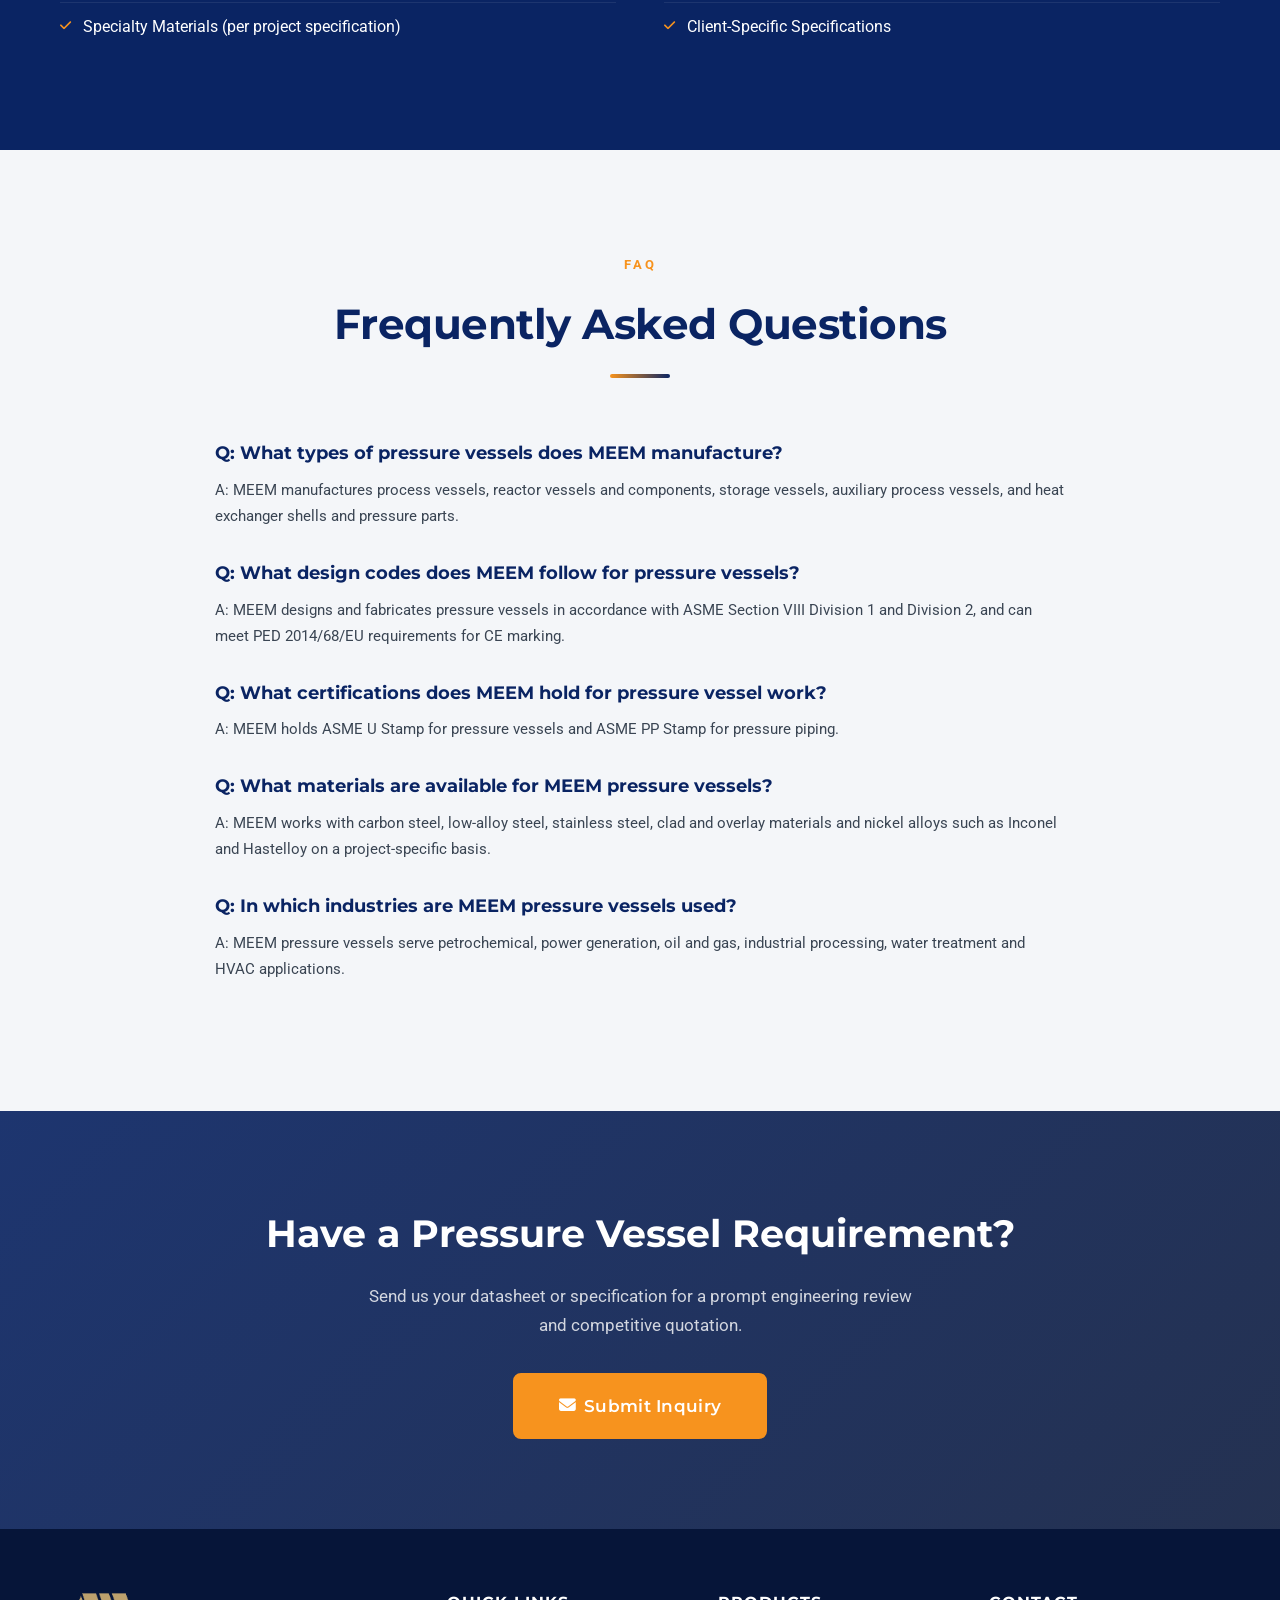
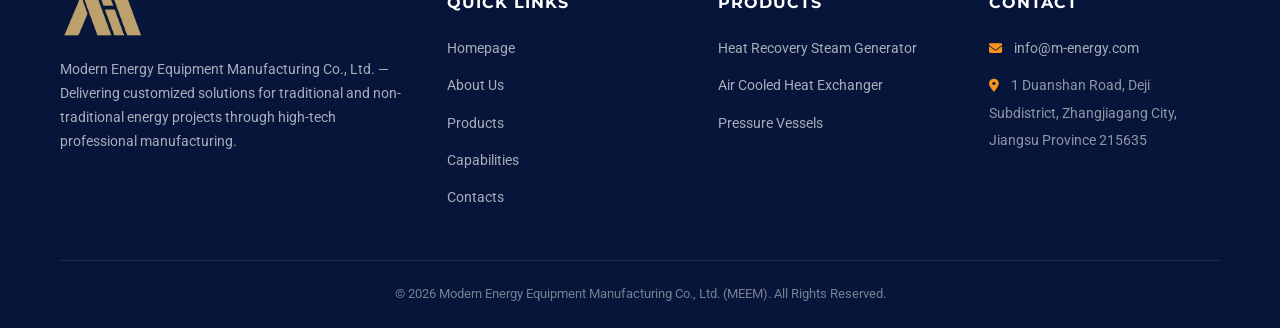
<file: pressure-vessels.html>
<!DOCTYPE html>
<html lang="en">
<head>
    <meta charset="UTF-8">
    <meta name="viewport" content="width=device-width, initial-scale=1.0">
    <title>ASME Pressure Vessels | Custom Design &amp; Manufacturing | MEEM</title>
    <meta name="description" content="Custom pressure vessels engineered to ASME Section VIII standards for petrochemical, power generation and industrial processing applications.">
    <script type="application/ld+json">
    {
      "@context": "https://schema.org",
      "@type": "Product",
      "name": "ASME Pressure Vessels",
      "description": "Custom pressure vessels engineered to ASME Section VIII standards for petrochemical, power generation and industrial processing applications.",
      "image": "https://m-energy.com/images/pressure_vessel_2.webp",
      "brand": {
        "@type": "Organization",
        "name": "Modern Energy Equipment Manufacturing Co., Ltd.",
        "alternateName": "MEEM"
      },
      "category": "Industrial Pressure Vessels"
    }
    </script>
    <script type="application/ld+json">
    {
      "@context": "https://schema.org",
      "@type": "FAQPage",
      "mainEntity": [
        {
          "@type": "Question",
          "name": "What types of pressure vessels does MEEM manufacture?",
          "acceptedAnswer": {
            "@type": "Answer",
            "text": "MEEM manufactures process vessels, storage vessels, auxiliary process vessels, and heat exchanger shells and pressure parts."
          }
        },
        {
          "@type": "Question",
          "name": "What design codes does MEEM follow for pressure vessels?",
          "acceptedAnswer": {
            "@type": "Answer",
            "text": "MEEM designs and fabricates pressure vessels in accordance with ASME Section VIII Division 1, and can meet PED 2014/68/EU requirements for CE marking."
          }
        },
        {
          "@type": "Question",
          "name": "What certifications does MEEM hold for pressure vessel work?",
          "acceptedAnswer": {
            "@type": "Answer",
            "text": "MEEM holds ASME U Stamp for pressure vessels and ASME PP Stamp for pressure piping."
          }
        },
        {
          "@type": "Question",
          "name": "What materials are available for MEEM pressure vessels?",
          "acceptedAnswer": {
            "@type": "Answer",
            "text": "MEEM works with carbon steel, low-alloy steel, stainless steel, clad and overlay materials and nickel alloys such as Inconel and Hastelloy on a project-specific basis."
          }
        },
        {
          "@type": "Question",
          "name": "In which industries are MEEM pressure vessels used?",
          "acceptedAnswer": {
            "@type": "Answer",
            "text": "MEEM pressure vessels serve petrochemical, power generation, oil and gas, industrial processing, water treatment and HVAC applications."
          }
        }
      ]
    }
    </script>
    <link rel="stylesheet" href="css/styles.css?v=20261102-group-header">
    <link href="https://fonts.googleapis.com/css2?family=Roboto:wght@300;400;500;700;900&family=Montserrat:wght@400;600;700;800&display=swap" rel="stylesheet">
    <link rel="stylesheet" href="https://cdnjs.cloudflare.com/ajax/libs/font-awesome/6.5.1/css/all.min.css">
    <link rel="icon" type="image/png" href="images/iconlogo.png">
    <link rel="shortcut icon" type="image/png" href="images/iconlogo.png">
    <link rel="stylesheet" href="css/product-hero-backgrounds.css?v=20261022-balanced">
</head>
<body>

    <!-- TOP BAR -->
    <div class="top-bar group-affiliation-topbar">
        <div class="container">
            <div class="top-bar-left">
                <span class="group-affiliation-label">A Modern Group Company</span>
            </div>
            <div class="top-bar-right">
                <a class="group-site-button" href="https://modernhig.com/">Modern Group</a>
                <a class="group-email" href="mailto:info@m-energy.com"><i class="fas fa-envelope" aria-hidden="true"></i> info@m-energy.com</a>
            </div>
        </div>
    </div>

    <!-- NAVIGATION -->
    <header class="main-header" id="mainHeader">
        <div class="container">
            <nav class="navbar">
                <a href="index.html" class="logo">
                    <img src="images/tablogo.png" alt="MEEM Logo" class="logo-img" />
                    <span class="logo-sub">Modern Energy Equipment</span>
                </a>
                <button class="mobile-toggle" id="mobileToggle" aria-label="Toggle Menu"><span></span><span></span><span></span></button>
                <ul class="nav-menu" id="navMenu">
                    <li><a href="index.html">Homepage</a></li>
                    <li class="dropdown"><a href="#">About <i class="fas fa-chevron-down"></i></a><ul class="dropdown-menu"><li><a href="about-us.html">About Us</a></li><li><a href="sustainability.html">Sustainability</a></li><li><a href="governance.html">Governance</a></li></ul></li>
                    <li class="dropdown active">
                        <a href="index.html#products" class="active">Products <i class="fas fa-chevron-down"></i></a>
                        <ul class="dropdown-menu dropdown-wide">
                            <li><a href="heat-recovery.html">Heat Recovery Steam Generator</a></li>
                            <li><a href="air-cooled.html">Air Cooled Heat Exchanger</a></li>
                            <li><a href="pressure-vessels.html" style="color:var(--primary);font-weight:600;">Pressure Vessels</a></li>
                        </ul>
                    </li>
                    <li class="dropdown"><a href="index.html#capabilities">Capabilities <i class="fas fa-chevron-down"></i></a><ul class="dropdown-menu"><li><a href="facility.html">Facility &amp; Equipment</a></li>
                            <li><a href="laboratory.html">Laboratory</a></li><li><a href="certifications.html">Certifications</a></li><li><a href="project-gallery.html">Project Gallery</a></li></ul></li>
                    <li><a href="index.html#contacts" class="btn-nav-contact">Contacts</a></li>
                </ul>
            </nav>
        </div>
    </header>

    <!-- PAGE HERO -->
    <section class="page-hero product-photo-hero" style="--product-hero-image:url('../images/hero-13-pressure-vessels-natural.webp');margin-top:75px;background:linear-gradient(135deg, #37474f 0%, #263238 60%, #1a1f2c 100%);padding:100px 0 70px;text-align:center;position:relative;overflow:hidden;">
        <div style="position:absolute;bottom:-70px;left:-50px;width:280px;height:280px;border-radius:50%;background:rgba(247,147,30,0.06);filter:blur(45px);"></div>
        <div class="container" style="position:relative;z-index:2;">
            <span style="display:inline-block;font-size:0.82rem;font-weight:700;text-transform:uppercase;letter-spacing:3px;color:var(--secondary);margin-bottom:12px;">Engineered Safety</span>
            <h1 style="font-family:var(--font-heading);font-size:3rem;font-weight:800;color:var(--white);letter-spacing:-0.5px;margin-bottom:16px;">Pressure Vessels</h1>
            <p style="max-width:580px;margin:0 auto;font-size:1.05rem;color:rgba(255,255,255,0.78);line-height:1.7;">Custom-designed pressure vessels engineered to strict safety codes for petrochemical, power generation, and industrial processing applications.</p>
        </div>
    </section>

    <!-- OVERVIEW -->
    <section class="section" style="background:var(--white);">
        <div class="container">
            <div class="about-grid">
                <div class="about-content">
                    <h3>Where Precision Meets Safety-Critical Engineering</h3>
                    <p>
                        Pressure vessels represent one of the most demanding categories of industrial fabrication,
                        where engineering precision directly impacts operational safety. At MEEM, we bring the same
                        rigorous standards applied to HRSG and ACHE manufacturing to our custom pressure vessel line.
                    </p>
                    <p>
                        Every vessel we produce is designed, fabricated, tested, and documented in full accordance
                        with applicable ASME code sections and customer specifications. From small process vessels
                        to large-scale reactor components, our capabilities span the full spectrum of pressure-containing
                        equipment.
                    </p>
                    <div class="about-stats">
                        <div class="stat-item"><span class="stat-number">VIII</span><span class="stat-label">ASME Code</span></div>
                        <div class="stat-item"><span class="stat-number">Div 1&amp;2</span><span class="stat-label">Design Rules</span></div>
                        <div class="stat-item"><span class="stat-number">Full</span><span class="stat-label">Traceability</span></div>
                    </div>
                </div>
                <div class="about-image vessel-overview-image">
                    <div class="image-frame"><img src="images/pressure_vessel_2.webp" alt="Pressure Vessel Fabrication" /><div class="image-caption">ASME-Coded Pressure Vessel Manufacturing</div></div>
                </div>
            </div>
        </div>
    </section>

    <!-- CAPABILITIES GRID -->
    <section class="section" style="background:var(--off-white);">
        <div class="container">
            <div class="section-header"><span class="section-tag">What We Build</span><h2>Vessel Types &amp; Applications</h2><div class="section-line"></div></div>
            <div class="capabilities-grid">
                <div class="capability-item">
                    <div class="cap-number">01</div>
                    <div class="cap-content">
                        <h3><i class="fas fa-flask"></i> Process Vessels</h3>
                        <p>Separators, scrubbers, flash drums, surge vessels, and accumulators for chemical processing, refining, and upstream oil &amp; gas applications. Designed for specific process conditions with appropriate internals and nozzle arrangements.</p>
                    </div>
                </div>
                <div class="capability-item">
                    <div class="cap-number">02</div>
                    <div class="cap-content">
                        <h3><i class="fas fa-thermometer-half"></i> Reactor Vessels &amp; Components</h3>
                        <p>Reactor shells, reactor internals support structures, catalyst containment vessels, and high-pressure reaction chambers. Material selection ranges from carbon steel through stainless to exotic alloys for corrosive services.</p>
                    </div>
                </div>
                <div class="capability-item">
                    <div class="cap-number">03</div>
                    <div class="cap-content">
                        <h3><i class="fas fa-compress-arrows-alt"></i> Storage Vessels</h3>
                        <p>LPG storage tanks, compressed gas receivers, buffer tanks, and inventory storage vessels. Horizontal and vertical orientations with full structural analysis for seismic and wind loading conditions.</p>
                    </div>
                </div>
                <div class="capability-item">
                    <div class="cap-number">04</div>
                    <div class="cap-content">
                        <h3><i class="fas fa-atom"></i> Auxiliary Process Vessels</h3>
                        <p>Pressure vessels supporting power generation and industrial facility operations including water treatment vessels, HVAC system components, and auxiliary process containers manufactured to stringent quality standards.</p>
                    </div>
                </div>
                <div class="capability-item">
                    <div class="cap-number">05</div>
                    <div class="cap-content">
                        <h3><i class="fas fa-exchange-alt"></i> Heat Exchanger Shells &amp; Pressure Parts</h3>
                        <p>Shell-and-tube exchanger shells (stationary head, floating head, rear head types), channel boxes, bonnets, and tube sheet assemblies — complementing our core heat exchanger product lines with pressure-boundary components.</p>
                    </div>
                </div>
                <div class="capability-item gallery-highlight">
                    <div class="cap-number">06</div>
                    <div class="cap-content">
                        <h3><i class="fas fa-project-diagram"></i> Custom Engineered Solutions</h3>
                        <p>Unique or non-standard pressure-containing equipment designed to meet specialized project requirements. Our engineering team works closely with clients from concept through delivery to ensure optimal solutions.</p>
                        <a href="mailto:info@m-energy.com" class="cap-link">Submit Your Specification <i class="fas fa-arrow-right"></i></a>
                    </div>
                </div>
            </div>
        </div>
    </section>

    <!-- MATERIALS & CODES -->
    <section class="section" style="background:var(--primary);color:var(--white);">
        <div class="container">
            <div style="display:grid;grid-template-columns:1fr 1fr;gap:48px;align-items:start;">
                <div>
                    <h3 style="font-family:var(--font-heading);font-size:1.5rem;font-weight:700;margin-bottom:20px;"><i class="fas fa-layer-group" style="color:var(--secondary);margin-right:10px;"></i>Materials Capability</h3>
                    <ul style="list-style:none;padding:0;">
                        <li style="padding:10px 0;border-bottom:1px solid rgba(255,255,255,0.08);display:flex;align-items:center;gap:12px;"><i class="fas fa-check" style="color:var(--secondary);font-size:0.8rem;"></i><span>Carbon Steel (SA-516 Gr.60/70, SA-106 B/C)</span></li>
                        <li style="padding:10px 0;border-bottom:1px solid rgba(255,255,255,0.08);display:flex;align-items:center;gap:12px;"><i class="fas fa-check" style="color:var(--secondary);font-size:0.8rem;"></i><span>Low-Alloy Steel (SA-387 Gr.11/22, SA-336 F11/F22)</span></li>
                        <li style="padding:10px 0;border-bottom:1px solid rgba(255,255,255,0.08);display:flex;align-items:center;gap:12px;"><i class="fas fa-check" style="color:var(--secondary);font-size:0.8rem;"></i><span>Stainless Steel (SA-240 304/304L/316/316L/321/347)</span></li>
                        <li style="padding:10px 0;border-bottom:1px solid rgba(255,255,255,0.08);display:flex;align-items:center;gap:12px;"><i class="fas fa-check" style="color:var(--secondary);font-size:0.8rem;"></i><span>Clad &amp; Overlay (Explosively clad, weld overlay)</span></li>
                        <li style="padding:10px 0;border-bottom:1px solid rgba(255,255,255,0.08);display:flex;align-items:center;gap:12px;"><i class="fas fa-check" style="color:var(--secondary);font-size:0.8rem;"></i><span>Nickel Alloys (Inconel, Hastelloy per requirement)</span></li>
                        <li style="padding:10px 0;display:flex;align-items:center;gap:12px;"><i class="fas fa-check" style="color:var(--secondary);font-size:0.8rem;"></i><span>Specialty Materials (per project specification)</span></li>
                    </ul>
                </div>
                <div>
                    <h3 style="font-family:var(--font-heading);font-size:1.5rem;font-weight:700;margin-bottom:20px;"><i class="fas fa-book" style="color:var(--secondary);margin-right:10px;"></i>Code &amp; Standard Compliance</h3>
                    <ul style="list-style:none;padding:0;">
                        <li style="padding:10px 0;border-bottom:1px solid rgba(255,255,255,0.08);display:flex;align-items:center;gap:12px;"><i class="fas fa-check" style="color:var(--secondary);font-size:0.8rem;"></i><span>ASME Section VIII Division 1</span></li>
                        <li style="padding:10px 0;border-bottom:1px solid rgba(255,255,255,0.08);display:flex;align-items:center;gap:12px;"><i class="fas fa-check" style="color:var(--secondary);font-size:0.8rem;"></i><span>ASME Section VIII Division 2</span></li>
                        <li style="padding:10px 0;border-bottom:1px solid rgba(255,255,255,0.08);display:flex;align-items:center;gap:12px;"><i class="fas fa-check" style="color:var(--secondary);font-size:0.8rem;"></i><span>ASME U Stamp (Pressure Vessels)</span></li>
                        <li style="padding:10px 0;border-bottom:1px solid rgba(255,255,255,0.08);display:flex;align-items:center;gap:12px;"><i class="fas fa-check" style="color:var(--secondary);font-size:0.8rem;"></i><span>ASME PP Stamp (Pressure Piping)</span></li>
                        <li style="padding:10px 0;border-bottom:1px solid rgba(255,255,255,0.08);display:flex;align-items:center;gap:12px;"><i class="fas fa-check" style="color:var(--secondary);font-size:0.8rem;"></i><span>PED 2014/68/EU (CE Mark)</span></li>
                        <li style="padding:10px 0;display:flex;align-items:center;gap:12px;"><i class="fas fa-check" style="color:var(--secondary);font-size:0.8rem;"></i><span>Client-Specific Specifications</span></li>
                    </ul>
                </div>
            </div>
        </div>
    </section>

    <!-- FAQ -->
    <section class="section" style="background:var(--off-white);">
        <div class="container">
            <div class="section-header">
                <span class="section-tag">FAQ</span>
                <h2>Frequently Asked Questions</h2>
                <div class="section-line"></div>
            </div>
            <div style="max-width:850px;margin:0 auto;">
                <div style="margin-bottom:28px;">
                    <h3 style="font-family:var(--font-heading);font-size:1.1rem;color:var(--primary);margin-bottom:10px;">Q: What types of pressure vessels does MEEM manufacture?</h3>
                    <p style="color:var(--dark-gray);line-height:1.7;font-size:0.95rem;">A: MEEM manufactures process vessels, reactor vessels and components, storage vessels, auxiliary process vessels, and heat exchanger shells and pressure parts.</p>
                </div>
                <div style="margin-bottom:28px;">
                    <h3 style="font-family:var(--font-heading);font-size:1.1rem;color:var(--primary);margin-bottom:10px;">Q: What design codes does MEEM follow for pressure vessels?</h3>
                    <p style="color:var(--dark-gray);line-height:1.7;font-size:0.95rem;">A: MEEM designs and fabricates pressure vessels in accordance with ASME Section VIII Division 1 and Division 2, and can meet PED 2014/68/EU requirements for CE marking.</p>
                </div>
                <div style="margin-bottom:28px;">
                    <h3 style="font-family:var(--font-heading);font-size:1.1rem;color:var(--primary);margin-bottom:10px;">Q: What certifications does MEEM hold for pressure vessel work?</h3>
                    <p style="color:var(--dark-gray);line-height:1.7;font-size:0.95rem;">A: MEEM holds ASME U Stamp for pressure vessels and ASME PP Stamp for pressure piping.</p>
                </div>
                <div style="margin-bottom:28px;">
                    <h3 style="font-family:var(--font-heading);font-size:1.1rem;color:var(--primary);margin-bottom:10px;">Q: What materials are available for MEEM pressure vessels?</h3>
                    <p style="color:var(--dark-gray);line-height:1.7;font-size:0.95rem;">A: MEEM works with carbon steel, low-alloy steel, stainless steel, clad and overlay materials and nickel alloys such as Inconel and Hastelloy on a project-specific basis.</p>
                </div>
                <div style="margin-bottom:28px;">
                    <h3 style="font-family:var(--font-heading);font-size:1.1rem;color:var(--primary);margin-bottom:10px;">Q: In which industries are MEEM pressure vessels used?</h3>
                    <p style="color:var(--dark-gray);line-height:1.7;font-size:0.95rem;">A: MEEM pressure vessels serve petrochemical, power generation, oil and gas, industrial processing, water treatment and HVAC applications.</p>
                </div>
            </div>
        </div>
    </section>

    <!-- CTA -->
    <section class="cta-banner">
        <div class="container"><div class="cta-content"><h2>Have a Pressure Vessel Requirement?</h2><p>Send us your datasheet or specification for a prompt engineering review and competitive quotation.</p><a href="mailto:info@m-energy.com" class="btn btn-primary btn-large"><i class="fas fa-envelope"></i> Submit Inquiry</a></div></div>
    </section>

    <!-- FOOTER -->
    <footer class="main-footer">
        <div class="container">
            <div class="footer-grid">
                <div class="footer-col footer-about"><img src="images/tablogo.png" alt="MEEM Logo" class="footer-logo" /><p>Modern Energy Equipment Manufacturing Co., Ltd. — Delivering customized solutions for traditional and non-traditional energy projects through high-tech professional manufacturing.</p></div>
                <div class="footer-col"><h4>Quick Links</h4><ul><li><a href="index.html">Homepage</a></li><li><a href="about-us.html">About Us</a></li><li><a href="index.html#products">Products</a></li><li><a href="index.html#capabilities">Capabilities</a></li><li><a href="index.html#contacts">Contacts</a></li></ul></div>
                <div class="footer-col"><h4>Products</h4><ul><li><a href="heat-recovery.html">Heat Recovery Steam Generator</a></li><li><a href="air-cooled.html">Air Cooled Heat Exchanger</a></li><li><a href="pressure-vessels.html">Pressure Vessels</a></li></ul></div>
                <div class="footer-col"><h4>Contact</h4><ul><li><i class="fas fa-envelope"></i> <a href="mailto:info@m-energy.com">info@m-energy.com</a></li><li><i class="fas fa-map-marker-alt"></i> <span>1 Duanshan Road, Deji Subdistrict, Zhangjiagang City, Jiangsu Province 215635</span></li></ul></div>
            </div>
            <div class="footer-bottom"><p>&copy; 2026 Modern Energy Equipment Manufacturing Co., Ltd. (MEEM). All Rights Reserved.</p></div>
        </div>
    </footer>
    <button class="back-to-top" id="backToTop" aria-label="Back to Top"><i class="fas fa-chevron-up"></i></button>
    <script src="script.js?v=20261102-group-header"></script>
</body>
</html>
</file>
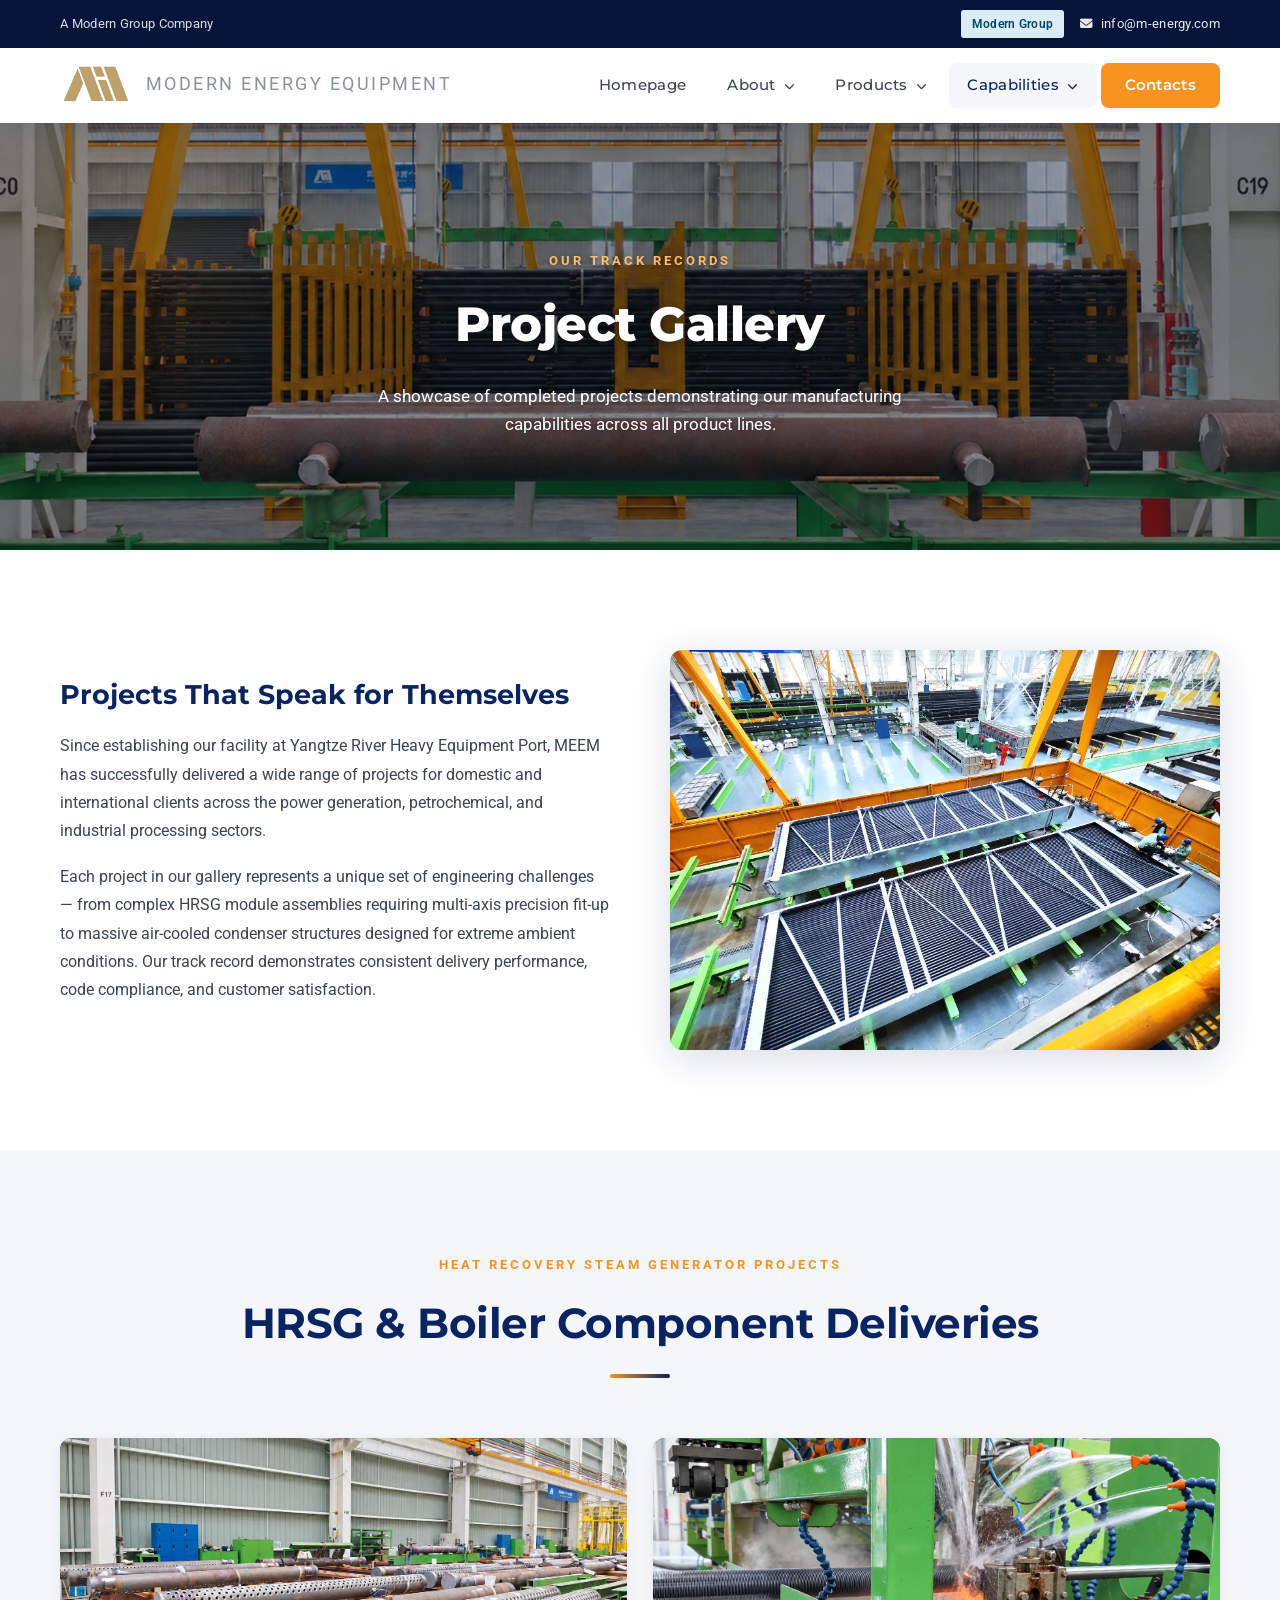
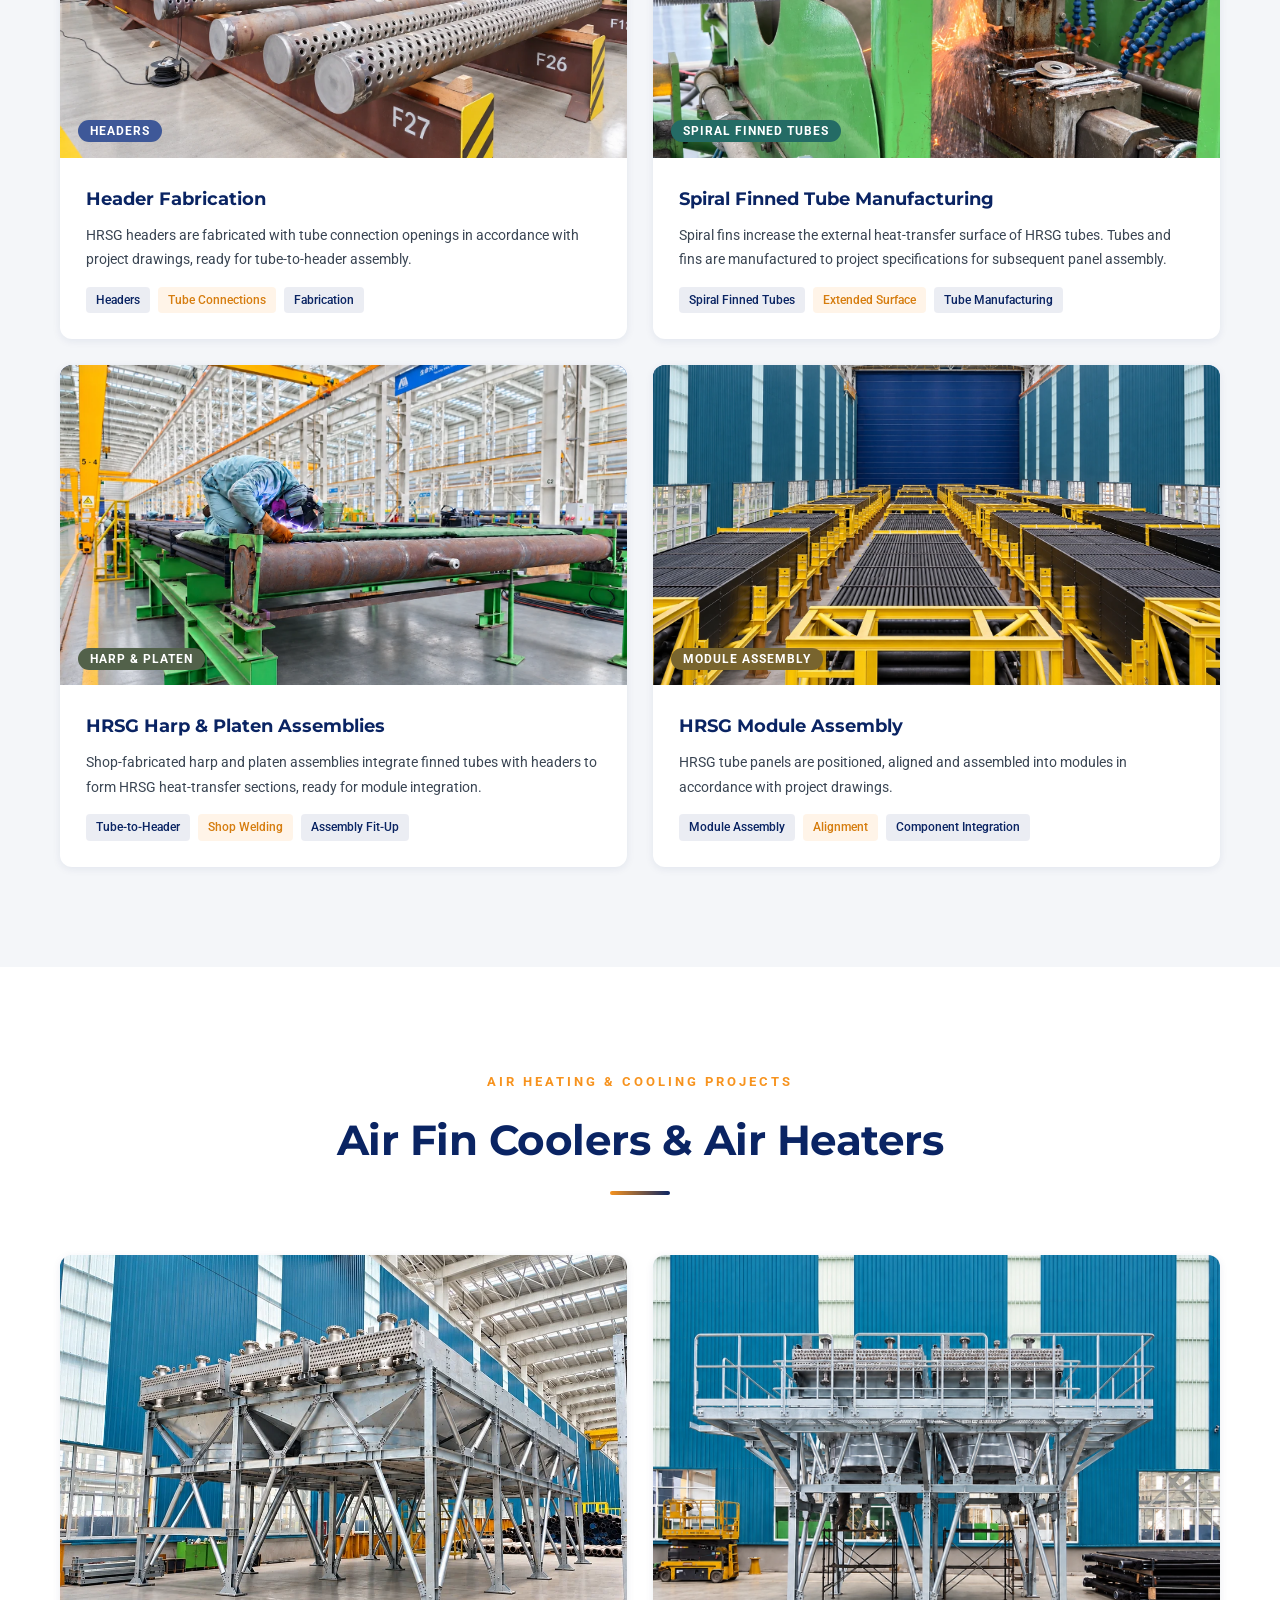
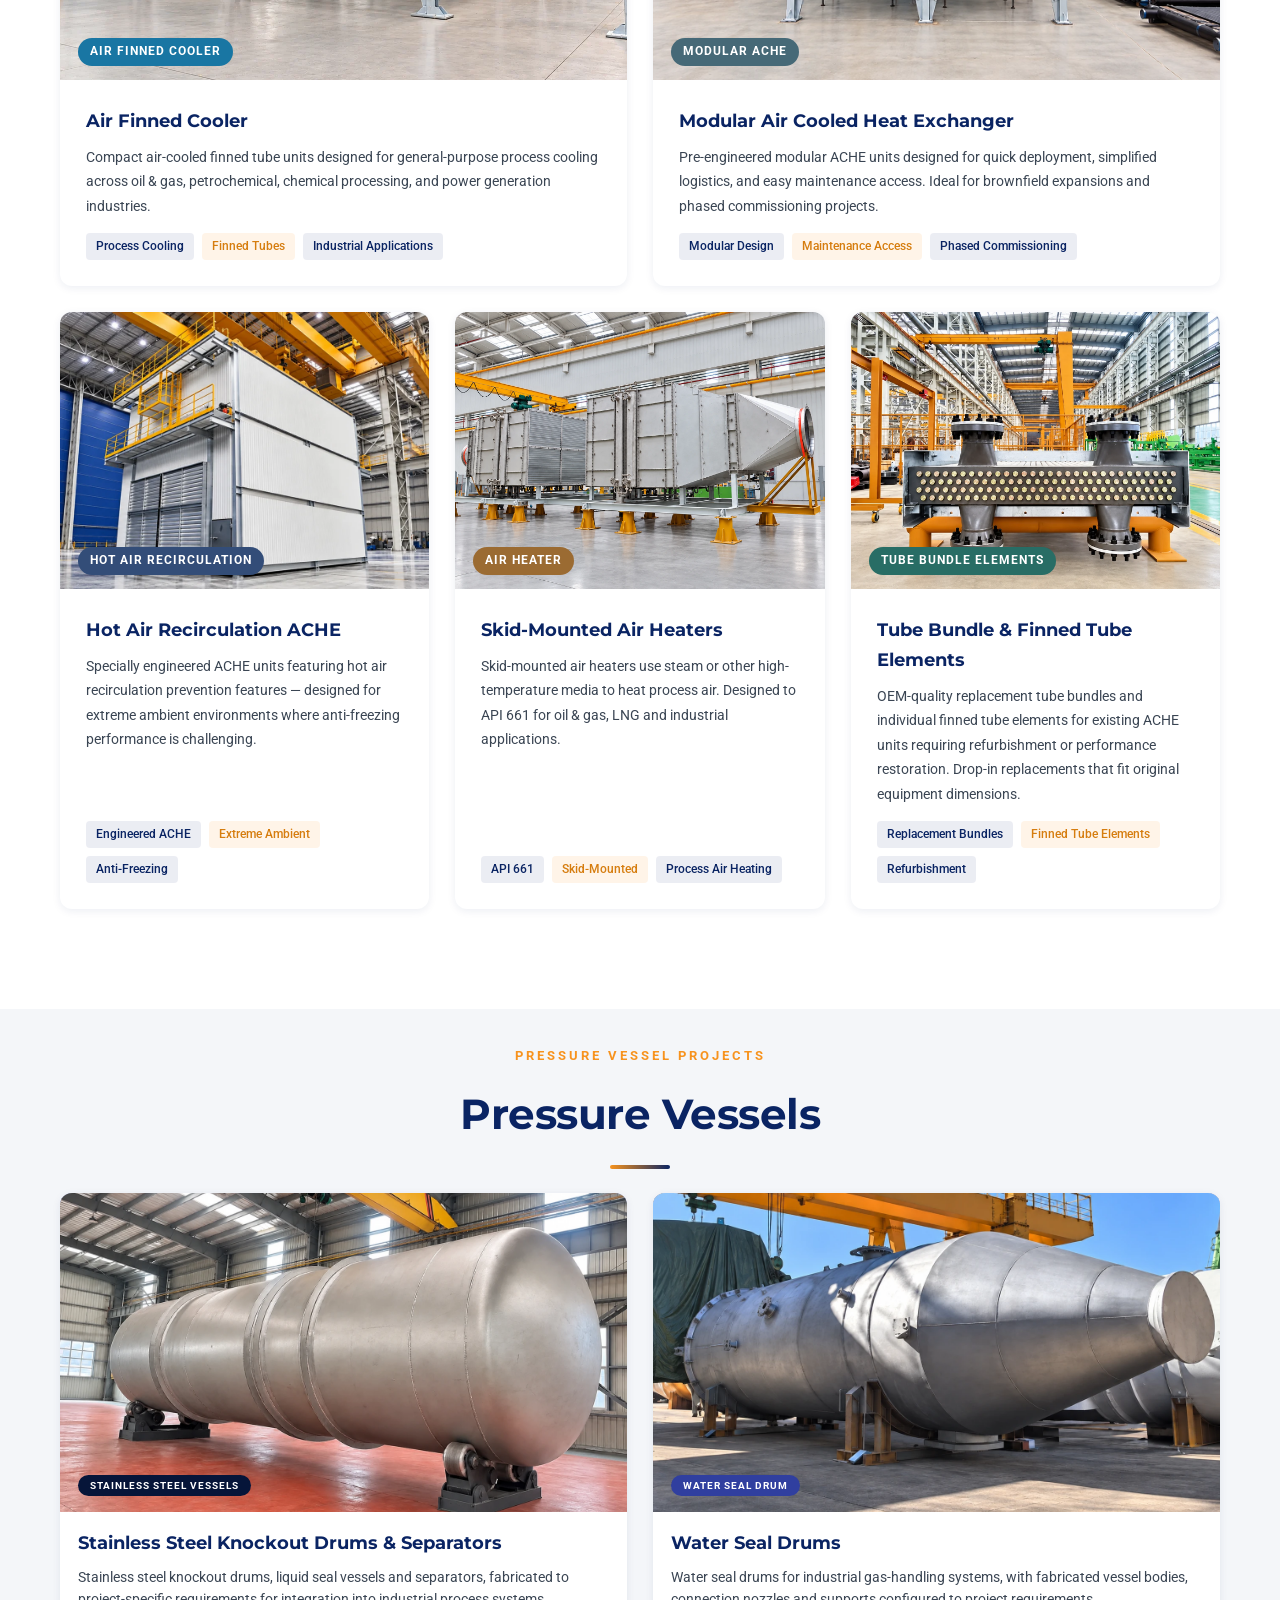
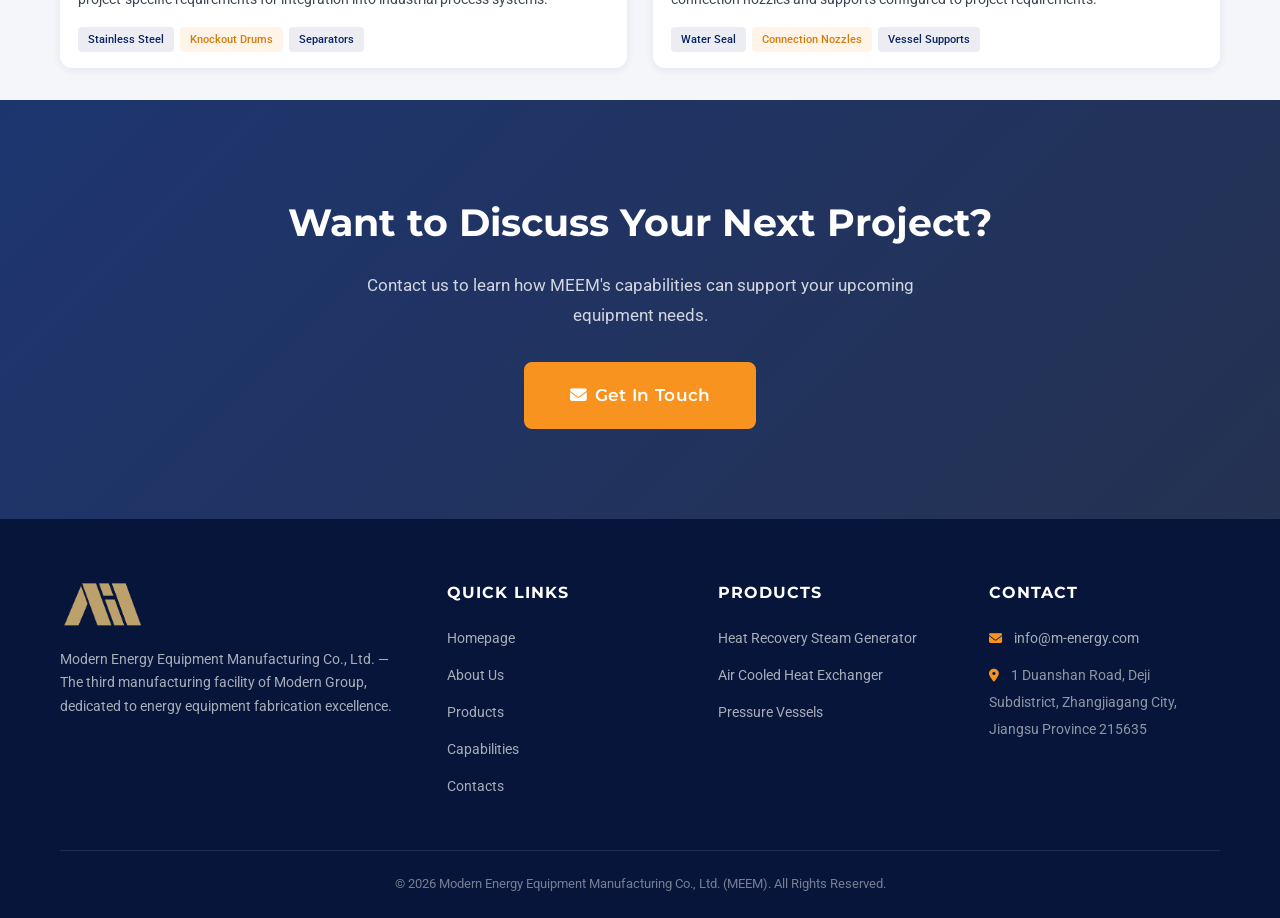
<file: project-gallery.html>
<!DOCTYPE html>
<html lang="en">
<head>
    <meta charset="UTF-8">
    <meta name="viewport" content="width=device-width, initial-scale=1.0">
    <title>Project Gallery | MEEM Energy Equipment</title>
    <meta name="description" content="Explore MEEM's global project references in HRSG modules, air cooled heat exchangers and pressure vessels for power and process industries.">
    <link rel="stylesheet" href="css/styles.css?v=20261102-group-header">
    <!-- Google Fonts -->
    <link href="https://fonts.googleapis.com/css2?family=Roboto:wght@300;400;500;700;900&family=Montserrat:wght@400;600;700;800&display=swap" rel="stylesheet">
    <!-- Font Awesome for icons -->
    <link rel="stylesheet" href="https://cdnjs.cloudflare.com/ajax/libs/font-awesome/6.5.1/css/all.min.css">
    <style>
        .air-project-grid { display:grid;grid-template-columns:repeat(6,minmax(0,1fr));gap:26px; }
        .air-project-card { grid-column:span 2;display:flex;flex-direction:column; }
        .air-project-card:nth-child(-n+2) { grid-column:span 3; }
        .air-project-copy { display:flex;flex-direction:column;flex:1; }
        .air-project-tags { margin-top:auto;padding-top:14px; }
        @media (max-width:1000px) {
            .air-project-grid { grid-template-columns:repeat(4,minmax(0,1fr)); }
            .air-project-card, .air-project-card:nth-child(-n+2) { grid-column:span 2; }
            .air-project-card:last-child { grid-column:2 / span 2; }
        }
        @media (max-width:700px) {
            .air-project-grid { grid-template-columns:minmax(0,1fr); }
            .air-project-card, .air-project-card:nth-child(-n+2), .air-project-card:last-child { grid-column:auto; }
        }
        @media (max-width: 768px) {
            .hrsg-gallery-grid { grid-template-columns: minmax(0, 1fr) !important; }
        }
        @media (max-width: 768px) {
            .water-seal-gallery-image { transform: none !important; }
        }
    </style>
    <link rel="icon" type="image/png" href="images/iconlogo.png">
    <link rel="shortcut icon" type="image/png" href="images/iconlogo.png">
    <link rel="stylesheet" href="css/product-hero-backgrounds.css?v=20261022-balanced">
</head>
<body>

    <!-- ==================== TOP BAR ==================== -->
    <div class="top-bar group-affiliation-topbar">
        <div class="container">
            <div class="top-bar-left">
                <span class="group-affiliation-label">A Modern Group Company</span>
            </div>
            <div class="top-bar-right">
                <a class="group-site-button" href="https://modernhig.com/">Modern Group</a>
                <a class="group-email" href="mailto:info@m-energy.com"><i class="fas fa-envelope" aria-hidden="true"></i> info@m-energy.com</a>
            </div>
        </div>
    </div>

    <!-- ==================== NAVIGATION ==================== -->
    <header class="main-header" id="mainHeader">
        <div class="container">
            <nav class="navbar">
                <a href="index.html" class="logo">
                    <img src="images/tablogo.png" alt="MEEM Logo" class="logo-img" />
                    <span class="logo-sub">Modern Energy Equipment</span>
                </a>
                <button class="mobile-toggle" id="mobileToggle" aria-label="Toggle Menu">
                    <span></span><span></span><span></span>
                </button>
                <ul class="nav-menu" id="navMenu">
                    <li><a href="index.html">Homepage</a></li>
                    <li class="dropdown">
                        <a href="#">About <i class="fas fa-chevron-down"></i></a>
                        <ul class="dropdown-menu">
                            <li><a href="about-us.html">About Us</a></li>
                            <li><a href="sustainability.html">Sustainability</a></li>
                            <li><a href="governance.html">Governance</a></li>
                        </ul>
                    </li>
                    <li class="dropdown">
                        <a href="index.html#products">Products <i class="fas fa-chevron-down"></i></a>
                        <ul class="dropdown-menu dropdown-wide">
                            <li><a href="heat-recovery.html">Heat Recovery Steam Generator</a></li>
                            <li><a href="air-cooled.html">Air Cooled Heat Exchanger</a></li>
                            <li><a href="pressure-vessels.html">Pressure Vessels</a></li>
                        </ul>
                    </li>
                    <li class="dropdown active">
                        <a href="#" class="active">Capabilities <i class="fas fa-chevron-down"></i></a>
                        <ul class="dropdown-menu">
                            <li><a href="facility.html">Facility &amp; Equipment</a></li>
                            <li><a href="laboratory.html">Laboratory</a></li>
                            <li><a href="certifications.html">Certifications</a></li>
                            <li><a href="project-gallery.html" style="color:var(--primary);font-weight:600;">Project Gallery</a></li>
                        </ul>
                    </li>
                    <li><a href="index.html#contacts" class="btn-nav-contact">Contacts</a></li>
                </ul>
            </nav>
        </div>
    </header>

    <!-- ==================== PAGE HERO BANNER ==================== -->
    <section class="page-hero product-photo-hero" style="--product-hero-image:url('../images/hero-44-project-gallery-clean-pipes.webp');background-position:center 68% !important;margin-top:75px;background:linear-gradient(135deg, var(--primary-dark) 0%, #163d7a 50%, #0f3d8a 100%);padding:100px 0 70px;text-align:center;position:relative;overflow:hidden;">
        <div style="position:absolute;top:-40px;left:-40px;width:330px;height:330px;border-radius:50%;background:rgba(247,147,30,0.06);filter:blur(48px);"></div>
        <div style="position:absolute;bottom:-50px;right:-30px;width:290px;height:290px;border-radius:50%;background:rgba(255,255,255,0.04);filter:blur(38px);"></div>
        <div class="container" style="position:relative;z-index:2;">
            <span style="display:inline-block;font-size:0.82rem;font-weight:700;text-transform:none;letter-spacing:3px;color:var(--secondary);margin-bottom:12px;">OUR TRACK RECORDS</span>
            <h1 style="font-family:var(--font-heading);font-size:3rem;font-weight:800;color:var(--white);letter-spacing:-0.5px;margin-bottom:16px;">Project Gallery</h1>
            <p style="max-width:600px;margin:0 auto;font-size:1.05rem;color:rgba(255,255,255,0.75);line-height:1.7;">A showcase of completed projects demonstrating our manufacturing capabilities across all product lines.</p>
        </div>
    </section>

    <!-- ==================== GALLERY INTRO ==================== -->
    <section class="section" style="background:var(--white);">
        <div class="container">
            <div class="about-grid">
                <div class="about-content">
                    <h3>Projects That Speak for Themselves</h3>
                    <p>
                        Since establishing our facility at Yangtze River Heavy Equipment Port, MEEM has successfully delivered
                        a wide range of projects for domestic and international clients across the power generation,
                        petrochemical, and industrial processing sectors.
                    </p>
                    <p>
                        Each project in our gallery represents a unique set of engineering challenges — from complex
                        HRSG module assemblies requiring multi-axis precision fit-up to massive air-cooled condenser
                        structures designed for extreme ambient conditions. Our track record demonstrates consistent
                        delivery performance, code compliance, and customer satisfaction.
                    </p>
                </div>
                <div class="about-image">
                    <div class="image-frame">
                        <img src="images/meem-completed-projects-portfolio.webp" alt="MEEM Project Showcase" />
                    </div>
                </div>
            </div>
        </div>
    </section>

    <!-- ==================== PROJECT CATEGORY: HRSG ==================== -->
    <section class="section" style="background:var(--off-white);">
        <div class="container">
            <div class="section-header">
                <span class="section-tag">Heat Recovery Steam Generator Projects</span>
                <h2>HRSG &amp; Boiler Component Deliveries</h2>
                <div class="section-line"></div>
            </div>
            <div class="hrsg-gallery-grid" style="display:grid;grid-template-columns:repeat(2,minmax(0,1fr));gap:26px;">
                <div style="background:var(--white);border-radius:var(--radius-lg);overflow:hidden;box-shadow:var(--shadow-sm);transition:var(--transition-normal);" onmouseover="this.style.transform='translateY(-4px)';this.style.boxShadow='var(--shadow-md)'" onmouseout="this.style.transform='none';this.style.boxShadow='var(--shadow-sm)'">
                    <div style="height:320px;background:linear-gradient(135deg,#0d3b6e,#1976d2);display:flex;align-items:center;justify-content:center;position:relative;overflow:hidden;">
                        <img src="images/project-header-packages.webp" alt="Drilled cylindrical components arranged on supports beneath an overhead crane" width="1446" height="1088" loading="lazy" style="position:absolute;inset:0;width:100%;height:100%;object-fit:cover;object-position:center 85%;" />
                        <div style="position:absolute;bottom:14px;left:18px;">
                            <span style="background:var(--primary-accent);color:var(--white);padding:4px 12px;border-radius:20px;font-size:0.72rem;font-weight:700;text-transform:uppercase;letter-spacing:1px;">Headers</span>
                        </div>
                    </div>
                    <div style="padding:26px;">
                        <h3 style="font-family:var(--font-heading);font-size:1.1rem;font-weight:700;color:var(--primary);margin-bottom:10px;">Header Fabrication</h3>
                        <p style="font-size:0.9rem;color:var(--dark-gray);line-height:1.7;margin-bottom:14px;">
                            HRSG headers are fabricated with tube connection openings in accordance with project drawings, ready for tube-to-header assembly.
                        </p>
                        <div style="display:flex;flex-wrap:wrap;gap:8px;">
                            <span style="background:rgba(10,36,99,0.08);color:var(--primary);padding:3px 10px;border-radius:4px;font-size:0.76rem;font-weight:500;">Headers</span>
                            <span style="background:rgba(247,147,30,0.1);color:var(--secondary-dark);padding:3px 10px;border-radius:4px;font-size:0.76rem;font-weight:500;">Tube Connections</span>
                            <span style="background:rgba(10,36,99,0.08);color:var(--primary);padding:3px 10px;border-radius:4px;font-size:0.76rem;font-weight:500;">Fabrication</span>
                        </div>
                    </div>
                </div>
                <div style="background:var(--white);border-radius:var(--radius-lg);overflow:hidden;box-shadow:var(--shadow-sm);transition:var(--transition-normal);" onmouseover="this.style.transform='translateY(-4px)';this.style.boxShadow='var(--shadow-md)'" onmouseout="this.style.transform='none';this.style.boxShadow='var(--shadow-sm)'">
                    <div style="height:320px;background:linear-gradient(135deg,#103c6e,#1e88e5);display:flex;align-items:center;justify-content:center;position:relative;overflow:hidden;">
                        <img src="images/project-hrsg-spiral-manufacturing.webp" alt="Spiral finned tube manufacturing with cooling water and process sparks" width="1702" height="924" loading="lazy" style="position:absolute;inset:0;width:100%;height:100%;object-fit:cover;object-position:center 58%;transform:rotate(2deg) scale(1.06);transform-origin:center;" />
                        <div style="position:absolute;bottom:14px;left:18px;">
                            <span style="background:#246b65;color:var(--white);padding:4px 12px;border-radius:20px;font-size:0.72rem;font-weight:700;text-transform:uppercase;letter-spacing:1px;">Spiral Finned Tubes</span>
                        </div>
                    </div>
                    <div style="padding:26px;">
                        <h3 style="font-family:var(--font-heading);font-size:1.1rem;font-weight:700;color:var(--primary);margin-bottom:10px;">Spiral Finned Tube Manufacturing</h3>
                        <p style="font-size:0.9rem;color:var(--dark-gray);line-height:1.7;margin-bottom:14px;">
                            Spiral fins increase the external heat-transfer surface of HRSG tubes. Tubes and fins are manufactured to project specifications for subsequent panel assembly.
                        </p>
                        <div style="display:flex;flex-wrap:wrap;gap:8px;">
                            <span style="background:rgba(10,36,99,0.08);color:var(--primary);padding:3px 10px;border-radius:4px;font-size:0.76rem;font-weight:500;">Spiral Finned Tubes</span>
                            <span style="background:rgba(247,147,30,0.1);color:var(--secondary-dark);padding:3px 10px;border-radius:4px;font-size:0.76rem;font-weight:500;">Extended Surface</span>
                            <span style="background:rgba(10,36,99,0.08);color:var(--primary);padding:3px 10px;border-radius:4px;font-size:0.76rem;font-weight:500;">Tube Manufacturing</span>
                        </div>
                    </div>
                </div>
                <div style="background:var(--white);border-radius:var(--radius-lg);overflow:hidden;box-shadow:var(--shadow-sm);transition:var(--transition-normal);" onmouseover="this.style.transform='translateY(-4px)';this.style.boxShadow='var(--shadow-md)'" onmouseout="this.style.transform='none';this.style.boxShadow='var(--shadow-sm)'">
                    <div style="height:320px;background:linear-gradient(135deg,#0a2463,#1565c0);display:flex;align-items:center;justify-content:center;position:relative;overflow:hidden;">
                        <img src="images/project-hrsg-harp-platen-welding.webp" alt="Welder working on a header connection during HRSG harp and platen assembly" width="1447" height="1087" loading="lazy" style="position:absolute;inset:0;width:100%;height:100%;object-fit:cover;object-position:center 40%;" />
                        <div style="position:absolute;bottom:14px;left:18px;">
                            <span style="background:#52614a;color:var(--white);padding:4px 12px;border-radius:20px;font-size:0.72rem;font-weight:700;text-transform:uppercase;letter-spacing:1px;">Harp &amp; Platen</span>
                        </div>
                    </div>
                    <div style="padding:26px;">
                        <h3 style="font-family:var(--font-heading);font-size:1.1rem;font-weight:700;color:var(--primary);margin-bottom:10px;">HRSG Harp &amp; Platen Assemblies</h3>
                        <p style="font-size:0.9rem;color:var(--dark-gray);line-height:1.7;margin-bottom:14px;">
                            Shop-fabricated harp and platen assemblies integrate finned tubes with headers to form HRSG heat-transfer sections, ready for module integration.
                        </p>
                        <div style="display:flex;flex-wrap:wrap;gap:8px;">
                            <span style="background:rgba(10,36,99,0.08);color:var(--primary);padding:3px 10px;border-radius:4px;font-size:0.76rem;font-weight:500;">Tube-to-Header</span>
                            <span style="background:rgba(247,147,30,0.1);color:var(--secondary-dark);padding:3px 10px;border-radius:4px;font-size:0.76rem;font-weight:500;">Shop Welding</span>
                            <span style="background:rgba(10,36,99,0.08);color:var(--primary);padding:3px 10px;border-radius:4px;font-size:0.76rem;font-weight:500;">Assembly Fit-Up</span>
                        </div>
                    </div>
                </div>
                <div style="background:var(--white);border-radius:var(--radius-lg);overflow:hidden;box-shadow:var(--shadow-sm);transition:var(--transition-normal);" onmouseover="this.style.transform='translateY(-4px)';this.style.boxShadow='var(--shadow-md)'" onmouseout="this.style.transform='none';this.style.boxShadow='var(--shadow-sm)'">
                    <div style="height:320px;background:linear-gradient(135deg,#103c6e,#1e88e5);display:flex;align-items:center;justify-content:center;position:relative;overflow:hidden;">
                        <img src="images/project-hrsg-module-assembly.webp" alt="Rows of HRSG module assemblies held in yellow frames inside the workshop" width="1600" height="941" loading="lazy" style="position:absolute;inset:0;width:100%;height:100%;object-fit:cover;object-position:center 72%;" />
                        <div style="position:absolute;bottom:14px;left:18px;">
                            <span style="background:#78642e;color:var(--white);padding:4px 12px;border-radius:20px;font-size:0.72rem;font-weight:700;text-transform:uppercase;letter-spacing:1px;">Module Assembly</span>
                        </div>
                    </div>
                    <div style="padding:26px;">
                        <h3 style="font-family:var(--font-heading);font-size:1.1rem;font-weight:700;color:var(--primary);margin-bottom:10px;">HRSG Module Assembly</h3>
                        <p style="font-size:0.9rem;color:var(--dark-gray);line-height:1.7;margin-bottom:14px;">
                            HRSG tube panels are positioned, aligned and assembled into modules in accordance with project drawings.
                        </p>
                        <div style="display:flex;flex-wrap:wrap;gap:8px;">
                            <span style="background:rgba(10,36,99,0.08);color:var(--primary);padding:3px 10px;border-radius:4px;font-size:0.76rem;font-weight:500;">Module Assembly</span>
                            <span style="background:rgba(247,147,30,0.1);color:var(--secondary-dark);padding:3px 10px;border-radius:4px;font-size:0.76rem;font-weight:500;">Alignment</span>
                            <span style="background:rgba(10,36,99,0.08);color:var(--primary);padding:3px 10px;border-radius:4px;font-size:0.76rem;font-weight:500;">Component Integration</span>
                        </div>
                    </div>
                </div>
            </div>
        </div>
    </section>

    <!-- ==================== PROJECT CATEGORY: ACHE ==================== -->
    <section class="section" style="background:var(--white);">
        <div class="container">
            <div class="section-header">
                <span class="section-tag">Air Heating &amp; Cooling Projects</span>
                <h2>Air Fin Coolers &amp; Air Heaters</h2>
                <div class="section-line"></div>
            </div>
            <div class="air-project-grid">
                <article class="air-project-card" style="background:var(--white);border-radius:var(--radius-lg);overflow:hidden;box-shadow:var(--shadow-sm);transition:var(--transition-normal);">
                    <div style="aspect-ratio:4/3;position:relative;overflow:hidden;background:var(--off-white);">
                        <img src="images/project-modular-ache.webp" alt="Air fin cooler assembly with finned tube sections, headers and steel supports" width="1446" height="1087" loading="lazy" style="position:absolute;inset:0;width:100%;height:100%;object-fit:cover;object-position:center;transform:scale(1.28) translate(5%,-2%);transform-origin:center;" />
                        <div style="position:absolute;bottom:14px;left:18px;right:12px;">
                            <span style="display:inline-block;background:#1976a3;color:var(--white);padding:4px 12px;border-radius:20px;font-size:0.72rem;font-weight:700;text-transform:uppercase;letter-spacing:1px;">Air Finned Cooler</span>
                        </div>
                    </div>
                    <div class="air-project-copy" style="padding:26px;">
                        <h3 style="font-family:var(--font-heading);font-size:1.1rem;font-weight:700;color:var(--primary);margin-bottom:10px;">Air Finned Cooler</h3>
                        <p style="font-size:0.9rem;color:var(--dark-gray);line-height:1.7;margin:0;">Compact air-cooled finned tube units designed for general-purpose process cooling across oil &amp; gas, petrochemical, chemical processing, and power generation industries.</p>
                        <div class="air-project-tags" style="display:flex;flex-wrap:wrap;gap:8px;">
                            <span style="background:rgba(10,36,99,0.08);color:var(--primary);padding:3px 10px;border-radius:4px;font-size:0.76rem;font-weight:500;">Process Cooling</span>
                            <span style="background:rgba(247,147,30,0.1);color:var(--secondary-dark);padding:3px 10px;border-radius:4px;font-size:0.76rem;font-weight:500;">Finned Tubes</span>
                            <span style="background:rgba(10,36,99,0.08);color:var(--primary);padding:3px 10px;border-radius:4px;font-size:0.76rem;font-weight:500;">Industrial Applications</span>
                        </div>
                    </div>
                </article>
                <article class="air-project-card" style="background:var(--white);border-radius:var(--radius-lg);overflow:hidden;box-shadow:var(--shadow-sm);transition:var(--transition-normal);">
                    <div style="aspect-ratio:4/3;position:relative;overflow:hidden;background:var(--off-white);">
                        <img src="images/project-modular-air-cooled-exchanger.webp" alt="Modular air cooled heat exchanger with service platform, handrails and fan housings" width="1440" height="1080" loading="lazy" style="position:absolute;inset:0;width:100%;height:100%;object-fit:cover;object-position:center;transform:translateY(-2%) scale(1.05);transform-origin:center;" />
                        <div style="position:absolute;bottom:14px;left:18px;right:12px;">
                            <span style="display:inline-block;background:#466977;color:var(--white);padding:4px 12px;border-radius:20px;font-size:0.72rem;font-weight:700;text-transform:uppercase;letter-spacing:1px;">Modular ACHE</span>
                        </div>
                    </div>
                    <div class="air-project-copy" style="padding:26px;">
                        <h3 style="font-family:var(--font-heading);font-size:1.1rem;font-weight:700;color:var(--primary);margin-bottom:10px;">Modular Air Cooled Heat Exchanger</h3>
                        <p style="font-size:0.9rem;color:var(--dark-gray);line-height:1.7;margin:0;">Pre-engineered modular ACHE units designed for quick deployment, simplified logistics, and easy maintenance access. Ideal for brownfield expansions and phased commissioning projects.</p>
                        <div class="air-project-tags" style="display:flex;flex-wrap:wrap;gap:8px;">
                            <span style="background:rgba(10,36,99,0.08);color:var(--primary);padding:3px 10px;border-radius:4px;font-size:0.76rem;font-weight:500;">Modular Design</span>
                            <span style="background:rgba(247,147,30,0.1);color:var(--secondary-dark);padding:3px 10px;border-radius:4px;font-size:0.76rem;font-weight:500;">Maintenance Access</span>
                            <span style="background:rgba(10,36,99,0.08);color:var(--primary);padding:3px 10px;border-radius:4px;font-size:0.76rem;font-weight:500;">Phased Commissioning</span>
                        </div>
                    </div>
                </article>
                <article class="air-project-card" style="background:var(--white);border-radius:var(--radius-lg);overflow:hidden;box-shadow:var(--shadow-sm);transition:var(--transition-normal);">
                    <div style="aspect-ratio:4/3;position:relative;overflow:hidden;background:var(--off-white);">
                        <img src="images/project-enclosed-afc-panorama.webp" alt="Enclosed air cooled heat exchanger with airflow louvers and yellow service platforms" width="2000" height="674" loading="lazy" style="position:absolute;inset:0;width:100%;height:100%;object-fit:cover;object-position:46% center;" />
                        <div style="position:absolute;bottom:14px;left:18px;right:12px;">
                            <span style="display:inline-block;background:#334d78;color:var(--white);padding:4px 12px;border-radius:20px;font-size:0.72rem;font-weight:700;text-transform:uppercase;letter-spacing:1px;">Hot Air Recirculation</span>
                        </div>
                    </div>
                    <div class="air-project-copy" style="padding:26px;">
                        <h3 style="font-family:var(--font-heading);font-size:1.1rem;font-weight:700;color:var(--primary);margin-bottom:10px;">Hot Air Recirculation ACHE</h3>
                        <p style="font-size:0.9rem;color:var(--dark-gray);line-height:1.7;margin:0;">Specially engineered ACHE units featuring hot air recirculation prevention features — designed for extreme ambient environments where anti-freezing performance is challenging.</p>
                        <div class="air-project-tags" style="display:flex;flex-wrap:wrap;gap:8px;">
                            <span style="background:rgba(10,36,99,0.08);color:var(--primary);padding:3px 10px;border-radius:4px;font-size:0.76rem;font-weight:500;">Engineered ACHE</span>
                            <span style="background:rgba(247,147,30,0.1);color:var(--secondary-dark);padding:3px 10px;border-radius:4px;font-size:0.76rem;font-weight:500;">Extreme Ambient</span>
                            <span style="background:rgba(10,36,99,0.08);color:var(--primary);padding:3px 10px;border-radius:4px;font-size:0.76rem;font-weight:500;">Anti-Freezing</span>
                        </div>
                    </div>
                </article>
                <article class="air-project-card" style="background:var(--white);border-radius:var(--radius-lg);overflow:hidden;box-shadow:var(--shadow-sm);transition:var(--transition-normal);">
                    <div style="aspect-ratio:4/3;position:relative;overflow:hidden;background:var(--off-white);">
                        <img src="images/project-air-heater-background-43.webp" alt="Skid-mounted air heater with coil sections and circular duct connections" width="1440" height="1080" loading="lazy" style="position:absolute;inset:0;width:100%;height:100%;object-fit:cover;object-position:center;transform:translateY(-1%) scale(1.025);transform-origin:center;" />
                        <div style="position:absolute;bottom:14px;left:18px;right:12px;">
                            <span style="display:inline-block;background:#9b6b32;color:var(--white);padding:4px 12px;border-radius:20px;font-size:0.72rem;font-weight:700;text-transform:uppercase;letter-spacing:1px;">Air Heater</span>
                        </div>
                    </div>
                    <div class="air-project-copy" style="padding:26px;">
                        <h3 style="font-family:var(--font-heading);font-size:1.1rem;font-weight:700;color:var(--primary);margin-bottom:10px;">Skid-Mounted Air Heaters</h3>
                        <p style="font-size:0.9rem;color:var(--dark-gray);line-height:1.7;margin:0;">Skid-mounted air heaters use steam or other high-temperature media to heat process air. Designed to API 661 for oil &amp; gas, LNG and industrial applications.</p>
                        <div class="air-project-tags" style="display:flex;flex-wrap:wrap;gap:8px;">
                            <span style="background:rgba(10,36,99,0.08);color:var(--primary);padding:3px 10px;border-radius:4px;font-size:0.76rem;font-weight:500;">API 661</span>
                            <span style="background:rgba(247,147,30,0.1);color:var(--secondary-dark);padding:3px 10px;border-radius:4px;font-size:0.76rem;font-weight:500;">Skid-Mounted</span>
                            <span style="background:rgba(10,36,99,0.08);color:var(--primary);padding:3px 10px;border-radius:4px;font-size:0.76rem;font-weight:500;">Process Air Heating</span>
                        </div>
                    </div>
                </article>
                <article class="air-project-card" style="background:var(--white);border-radius:var(--radius-lg);overflow:hidden;box-shadow:var(--shadow-sm);transition:var(--transition-normal);">
                    <div style="aspect-ratio:4/3;position:relative;overflow:hidden;background:var(--off-white);">
                        <img src="images/project-tube-bundle-finned-elements.webp" alt="Heat exchanger tube bundle header with circular plugs and flanged connections" width="1440" height="1080" loading="lazy" style="position:absolute;inset:0;width:100%;height:100%;object-fit:cover;object-position:center;transform:translateY(-4%) scale(1.08);transform-origin:center;" />
                        <div style="position:absolute;bottom:14px;left:18px;right:12px;">
                            <span style="display:inline-block;background:#286d65;color:var(--white);padding:4px 12px;border-radius:20px;font-size:0.72rem;font-weight:700;text-transform:uppercase;letter-spacing:1px;">Tube Bundle Elements</span>
                        </div>
                    </div>
                    <div class="air-project-copy" style="padding:26px;">
                        <h3 style="font-family:var(--font-heading);font-size:1.1rem;font-weight:700;color:var(--primary);margin-bottom:10px;">Tube Bundle &amp; Finned Tube Elements</h3>
                        <p style="font-size:0.9rem;color:var(--dark-gray);line-height:1.7;margin:0;">OEM-quality replacement tube bundles and individual finned tube elements for existing ACHE units requiring refurbishment or performance restoration. Drop-in replacements that fit original equipment dimensions.</p>
                        <div class="air-project-tags" style="display:flex;flex-wrap:wrap;gap:8px;">
                            <span style="background:rgba(10,36,99,0.08);color:var(--primary);padding:3px 10px;border-radius:4px;font-size:0.76rem;font-weight:500;">Replacement Bundles</span>
                            <span style="background:rgba(247,147,30,0.1);color:var(--secondary-dark);padding:3px 10px;border-radius:4px;font-size:0.76rem;font-weight:500;">Finned Tube Elements</span>
                            <span style="background:rgba(10,36,99,0.08);color:var(--primary);padding:3px 10px;border-radius:4px;font-size:0.76rem;font-weight:500;">Refurbishment</span>
                        </div>
                    </div>
                </article>
            </div>
        </div>
    </section>

    <!-- ==================== PROJECT CATEGORY: PRESSURE VESSEL ==================== -->
    <section class="section" style="background:var(--off-white);padding:32px 0;">
        <div class="container">
            <div class="section-header" style="margin-bottom:24px;">
                <span class="section-tag">Pressure Vessel Projects</span>
                <h2>Pressure Vessels</h2>
                <div class="section-line"></div>
            </div>
            <div style="display:grid;grid-template-columns:repeat(auto-fit,minmax(min(100%,340px),1fr));gap:26px;">
                <div style="background:var(--white);border-radius:var(--radius-lg);overflow:hidden;box-shadow:var(--shadow-sm);transition:var(--transition-normal);display:flex;flex-direction:column;" onmouseover="this.style.transform='translateY(-4px)';this.style.boxShadow='var(--shadow-md)'" onmouseout="this.style.transform='none';this.style.boxShadow='var(--shadow-sm)'">
                    <div style="aspect-ratio:16/9;background:linear-gradient(135deg,#1a237e,#3949ab);display:flex;align-items:center;justify-content:center;position:relative;overflow:hidden;">
                        <img src="images/project-stainless-vessel-background-43.webp" alt="Horizontal stainless steel vessel with formed heads and circumferential weld seams" width="1440" height="1080" loading="lazy" style="position:absolute;inset:0;width:100%;height:100%;object-fit:cover;object-position:center 45%;background:var(--off-white);" />
                        <div style="position:absolute;bottom:14px;left:18px;">
                            <span style="background:var(--primary-dark);color:var(--white);padding:4px 12px;border-radius:20px;font-size:0.65rem;font-weight:700;text-transform:uppercase;letter-spacing:1px;">Stainless Steel Vessels</span>
                        </div>
                    </div>
                    <div class="air-project-copy" style="padding:16px 18px;">
                        <h3 style="font-family:var(--font-heading);font-size:1.1rem;font-weight:700;color:var(--primary);margin-bottom:10px;">Stainless Steel Knockout Drums &amp; Separators</h3>
                        <p style="font-size:0.85rem;color:var(--dark-gray);line-height:1.6;margin-bottom:8px;">
                            Stainless steel knockout drums, liquid seal vessels and separators, fabricated to project-specific requirements for integration into industrial process systems.
                        </p>
                        <div class="air-project-tags" style="display:flex;flex-wrap:wrap;gap:6px;padding-top:8px;">
                            <span style="background:rgba(10,36,99,0.08);color:var(--primary);padding:3px 10px;border-radius:4px;font-size:0.7rem;font-weight:500;">Stainless Steel</span>
                            <span style="background:rgba(247,147,30,0.1);color:var(--secondary-dark);padding:3px 10px;border-radius:4px;font-size:0.7rem;font-weight:500;">Knockout Drums</span>
                            <span style="background:rgba(10,36,99,0.08);color:var(--primary);padding:3px 10px;border-radius:4px;font-size:0.7rem;font-weight:500;">Separators</span>
                        </div>
                    </div>
                </div>
                <div style="background:var(--white);border-radius:var(--radius-lg);overflow:hidden;box-shadow:var(--shadow-sm);transition:var(--transition-normal);display:flex;flex-direction:column;" onmouseover="this.style.transform='translateY(-4px)';this.style.boxShadow='var(--shadow-md)'" onmouseout="this.style.transform='none';this.style.boxShadow='var(--shadow-sm)'">
                    <div style="aspect-ratio:16/9;background:linear-gradient(135deg,#0d1642,#283593);display:flex;align-items:center;justify-content:center;position:relative;overflow:hidden;">
                        <img class="water-seal-gallery-image" src="images/project-water-seal-drum.webp" alt="Horizontal water seal drum with connection nozzles and vessel supports in an outdoor fabrication area" width="1448" height="1086" loading="lazy" style="position:absolute;inset:0;width:100%;height:100%;object-fit:cover;object-position:center 78%;transform:scale(1.08);transform-origin:center 70%;background:var(--off-white);" />
                        <div style="position:absolute;bottom:14px;left:18px;">
                            <span style="background:#303f9f;color:var(--white);padding:4px 12px;border-radius:20px;font-size:0.65rem;font-weight:700;text-transform:uppercase;letter-spacing:1px;">Water Seal Drum</span>
                        </div>
                    </div>
                    <div class="air-project-copy" style="padding:16px 18px;">
                        <h3 style="font-family:var(--font-heading);font-size:1.1rem;font-weight:700;color:var(--primary);margin-bottom:10px;">Water Seal Drums</h3>
                        <p style="font-size:0.85rem;color:var(--dark-gray);line-height:1.6;margin-bottom:8px;">
                            Water seal drums for industrial gas-handling systems, with fabricated vessel bodies, connection nozzles and supports configured to project requirements.
                        </p>
                        <div class="air-project-tags" style="display:flex;flex-wrap:wrap;gap:6px;padding-top:8px;">
                            <span style="background:rgba(10,36,99,0.08);color:var(--primary);padding:3px 10px;border-radius:4px;font-size:0.7rem;font-weight:500;">Water Seal</span>
                            <span style="background:rgba(247,147,30,0.1);color:var(--secondary-dark);padding:3px 10px;border-radius:4px;font-size:0.7rem;font-weight:500;">Connection Nozzles</span>
                            <span style="background:rgba(10,36,99,0.08);color:var(--primary);padding:3px 10px;border-radius:4px;font-size:0.7rem;font-weight:500;">Vessel Supports</span>
                        </div>
                    </div>
                </div>
                            </div>
        </div>
    </section>

    <!-- ==================== CTA BANNER ==================== -->
    <section class="cta-banner">
        <div class="container">
            <div class="cta-content">
                <h2>Want to Discuss Your Next Project?</h2>
                <p>Contact us to learn how MEEM's capabilities can support your upcoming equipment needs.</p>
                <a href="mailto:info@m-energy.com" class="btn btn-primary btn-large">
                    <i class="fas fa-envelope"></i> Get In Touch
                </a>
            </div>
        </div>
    </section>

    <!-- ==================== FOOTER ==================== -->
    <footer class="main-footer">
        <div class="container">
            <div class="footer-grid">
                <div class="footer-col footer-about">
                    <img src="images/tablogo.png" alt="MEEM Logo" class="footer-logo" />
                    <p>Modern Energy Equipment Manufacturing Co., Ltd. — The third manufacturing facility of Modern Group, dedicated to energy equipment fabrication excellence.</p>
                </div>
                <div class="footer-col">
                    <h4>Quick Links</h4>
                    <ul>
                        <li><a href="index.html">Homepage</a></li>
                        <li><a href="about-us.html">About Us</a></li>
                        <li><a href="index.html#products">Products</a></li>
                        <li><a href="index.html#capabilities">Capabilities</a></li>
                        <li><a href="index.html#contacts">Contacts</a></li>
                    </ul>
                </div>
                <div class="footer-col">
                    <h4>Products</h4>
                    <ul>
                        <li><a href="heat-recovery.html">Heat Recovery Steam Generator</a></li>
                        <li><a href="air-cooled.html">Air Cooled Heat Exchanger</a></li>
                        <li><a href="pressure-vessels.html">Pressure Vessels</a></li>
                    </ul>
                </div>
                <div class="footer-col">
                    <h4>Contact</h4>
                    <ul>
                        <li><i class="fas fa-envelope"></i> <a href="mailto:info@m-energy.com">info@m-energy.com</a></li>
                        <li><i class="fas fa-map-marker-alt"></i> <span>1 Duanshan Road, Deji Subdistrict, Zhangjiagang City, Jiangsu Province 215635</span></li>
                    </ul>
                </div>
            </div>
            <div class="footer-bottom">
                <p>&copy; 2026 Modern Energy Equipment Manufacturing Co., Ltd. (MEEM). All Rights Reserved.</p>
            </div>
        </div>
    </footer>

    <!-- Back to Top Button -->
    <button class="back-to-top" id="backToTop" aria-label="Back to Top"><i class="fas fa-chevron-up"></i></button>
    <script src="script.js?v=20261102-group-header"></script>
</body>
</html>
</file>
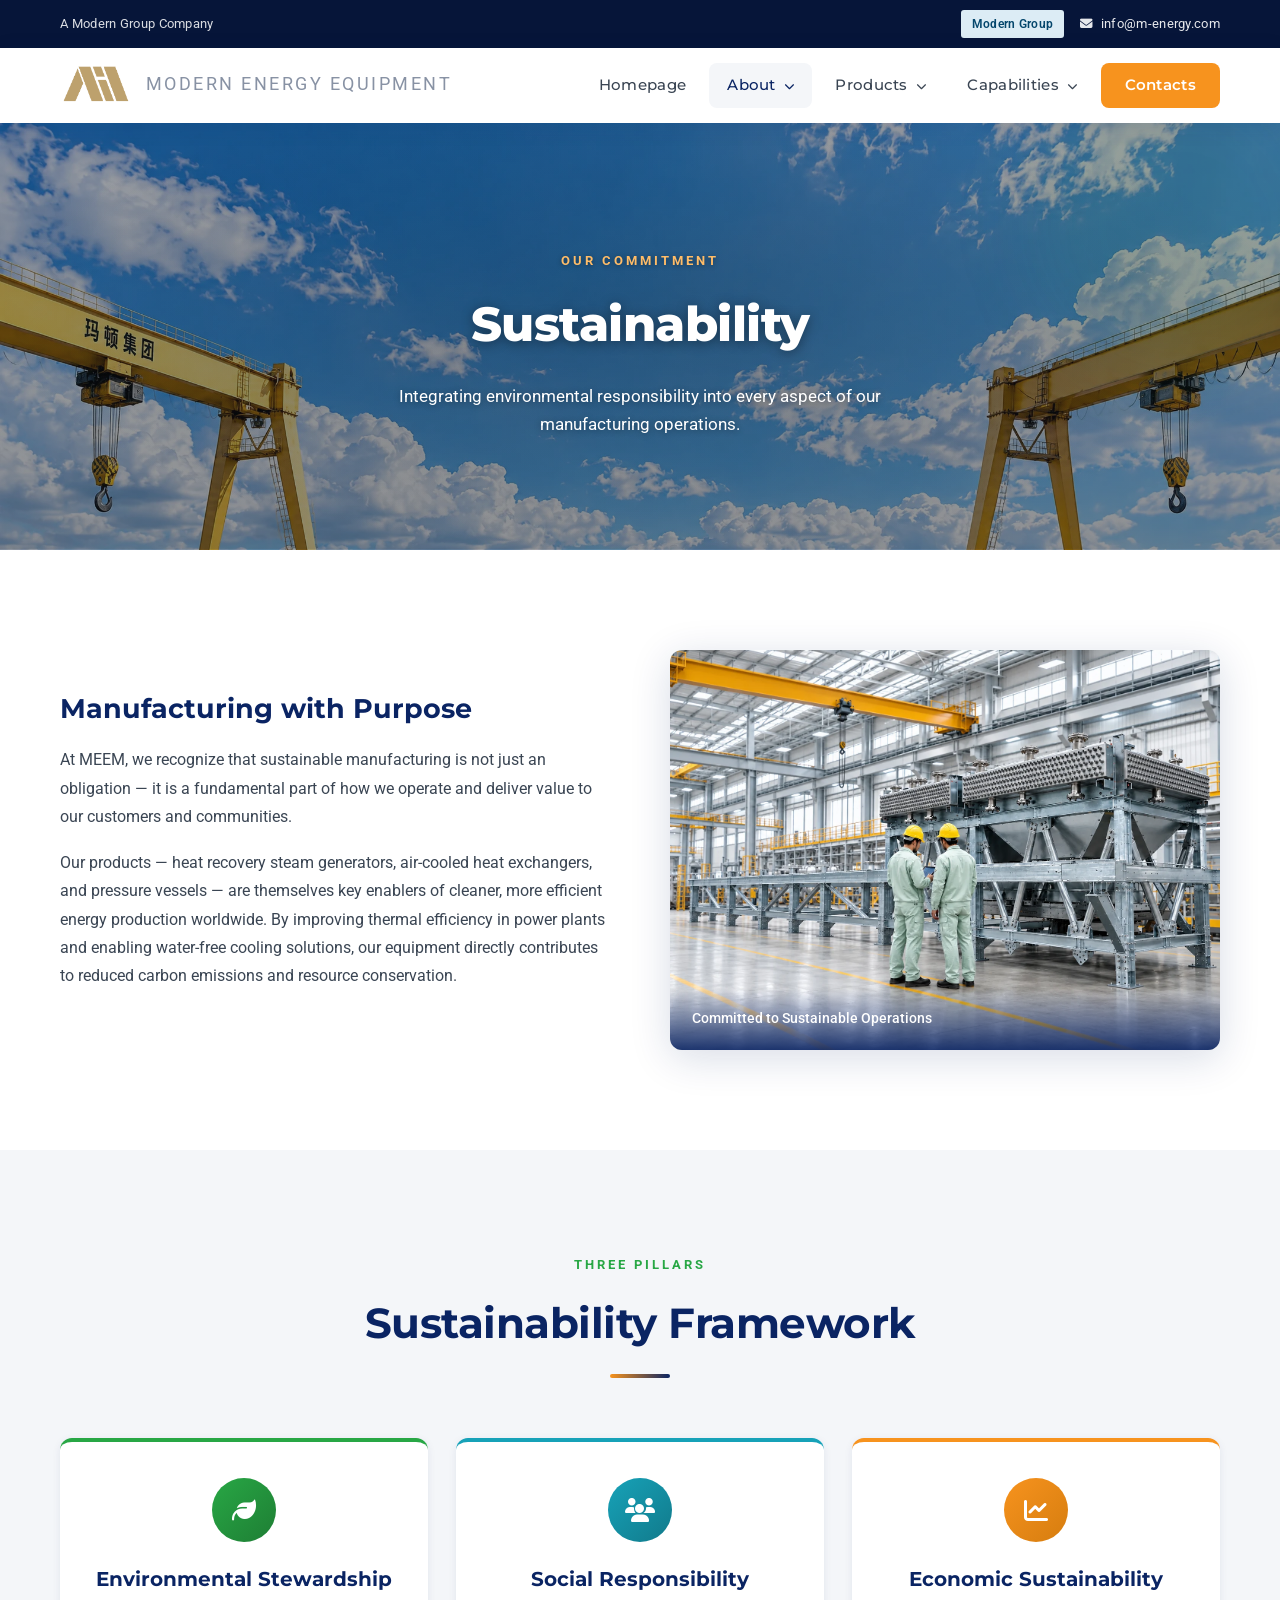
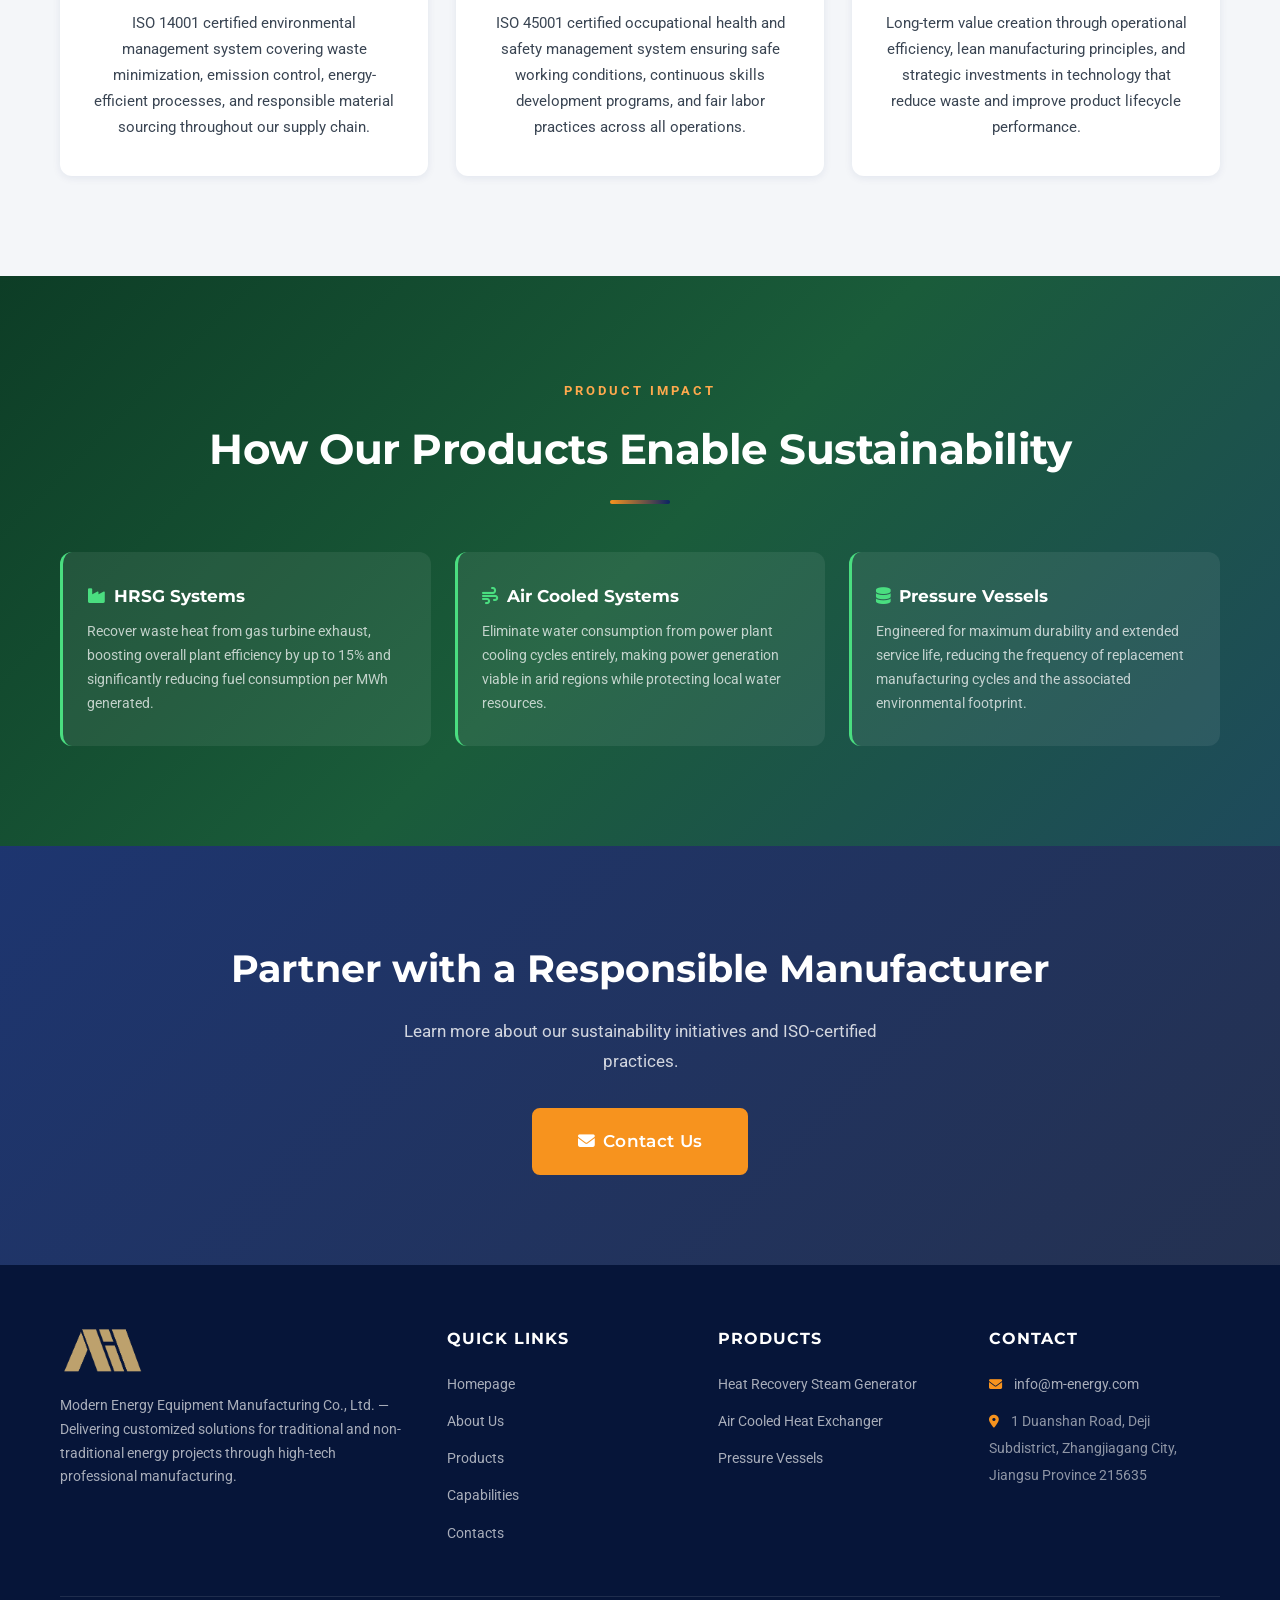
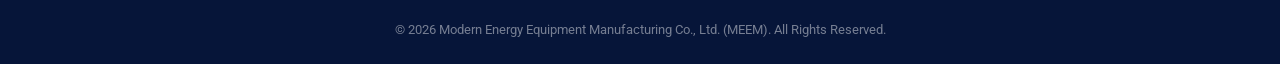
<file: sustainability.html>
<!DOCTYPE html>
<html lang="en">
<head>
    <meta charset="UTF-8">
    <meta name="viewport" content="width=device-width, initial-scale=1.0">
    <title>Sustainability | MEEM Energy Equipment</title>
    <meta name="description" content="MEEM's sustainability commitment covers efficient heat recovery, water-free air cooling and responsible manufacturing for the energy transition.">
    <link rel="stylesheet" href="css/styles.css?v=20261102-group-header">
    <link href="https://fonts.googleapis.com/css2?family=Roboto:wght@300;400;500;700;900&family=Montserrat:wght@400;600;700;800&display=swap" rel="stylesheet">
    <link rel="stylesheet" href="https://cdnjs.cloudflare.com/ajax/libs/font-awesome/6.5.1/css/all.min.css">
    <link rel="icon" type="image/png" href="images/iconlogo.png">
    <link rel="shortcut icon" type="image/png" href="images/iconlogo.png">
    <link rel="stylesheet" href="css/product-hero-backgrounds.css?v=20261022-balanced">
</head>
<body>

    <!-- TOP BAR -->
    <div class="top-bar group-affiliation-topbar">
        <div class="container">
            <div class="top-bar-left">
                <span class="group-affiliation-label">A Modern Group Company</span>
            </div>
            <div class="top-bar-right">
                <a class="group-site-button" href="https://modernhig.com/">Modern Group</a>
                <a class="group-email" href="mailto:info@m-energy.com"><i class="fas fa-envelope" aria-hidden="true"></i> info@m-energy.com</a>
            </div>
        </div>
    </div>

    <!-- NAVIGATION -->
    <header class="main-header" id="mainHeader">
        <div class="container">
            <nav class="navbar">
                <a href="index.html" class="logo">
                    <img src="images/tablogo.png" alt="MEEM Logo" class="logo-img" />
                    <span class="logo-sub">Modern Energy Equipment</span>
                </a>
                <button class="mobile-toggle" id="mobileToggle" aria-label="Toggle Menu"><span></span><span></span><span></span></button>
                <ul class="nav-menu" id="navMenu">
                    <li><a href="index.html">Homepage</a></li>
                    <li class="dropdown active">
                        <a href="#" class="active">About <i class="fas fa-chevron-down"></i></a>
                        <ul class="dropdown-menu">
                            <li><a href="about-us.html">About Us</a></li>
                            <li><a href="sustainability.html" style="color:var(--primary);font-weight:600;">Sustainability</a></li>
                            <li><a href="governance.html">Governance</a></li>
                        </ul>
                    </li>
                    <li class="dropdown">
                        <a href="index.html#products">Products <i class="fas fa-chevron-down"></i></a>
                        <ul class="dropdown-menu dropdown-wide">
                            <li><a href="heat-recovery.html">Heat Recovery Steam Generator</a></li>
                            <li><a href="air-cooled.html">Air Cooled Heat Exchanger</a></li>
                            <li><a href="pressure-vessels.html">Pressure Vessels</a></li>
                        </ul>
                    </li>
                    <li class="dropdown">
                        <a href="index.html#capabilities">Capabilities <i class="fas fa-chevron-down"></i></a>
                        <ul class="dropdown-menu">
                            <li><a href="facility.html">Facility &amp; Equipment</a></li>
                            <li><a href="laboratory.html">Laboratory</a></li>
                            <li><a href="certifications.html">Certifications</a></li>
                            <li><a href="project-gallery.html">Project Gallery</a></li>
                        </ul>
                    </li>
                    <li><a href="index.html#contacts" class="btn-nav-contact">Contacts</a></li>
                </ul>
            </nav>
        </div>
    </header>

    <!-- PAGE HERO -->
    <section class="page-hero product-photo-hero" style="--product-hero-image:url('../images/hero-32-sustainability-sky-cranes.webp');margin-top:75px;background:linear-gradient(135deg, #1a5c3a 0%, #0d3d26 60%, #062418 100%);padding:100px 0 70px;text-align:center;position:relative;overflow:hidden;">
        <div style="position:absolute;top:-50px;right:-50px;width:300px;height:300px;border-radius:50%;background:rgba(40,167,69,0.08);filter:blur(40px);"></div>
        <div class="container" style="position:relative;z-index:2;">
            <span style="display:inline-block;font-size:0.82rem;font-weight:700;text-transform:uppercase;letter-spacing:3px;color:#4ade80;margin-bottom:12px;">Our Commitment</span>
            <h1 style="font-family:var(--font-heading);font-size:3rem;font-weight:800;color:var(--white);letter-spacing:-0.5px;margin-bottom:16px;">Sustainability</h1>
            <p style="max-width:580px;margin:0 auto;font-size:1.05rem;color:rgba(255,255,255,0.75);line-height:1.7;">Integrating environmental responsibility into every aspect of our manufacturing operations.</p>
        </div>
    </section>

    <!-- INTRO -->
    <section class="section" style="background:var(--white);">
        <div class="container">
            <div class="about-grid">
                <div class="about-content">
                    <h3>Manufacturing with Purpose</h3>
                    <p>
                        At MEEM, we recognize that sustainable manufacturing is not just an obligation — it is a
                        fundamental part of how we operate and deliver value to our customers and communities.
                    </p>
                    <p>
                        Our products — heat recovery steam generators, air-cooled heat exchangers, and pressure
                        vessels — are themselves key enablers of cleaner, more efficient energy production worldwide.
                        By improving thermal efficiency in power plants and enabling water-free cooling solutions,
                        our equipment directly contributes to reduced carbon emissions and resource conservation.
                    </p>
                </div>
                <div class="about-image">
                    <div class="image-frame">
                        <img src="images/sustainability-complete.webp" alt="Sustainable Manufacturing at MEEM" />
                        <div class="image-caption">Committed to Sustainable Operations</div>
                    </div>
                </div>
            </div>
        </div>
    </section>

    <!-- PILLARS -->
    <section class="section" style="background:var(--off-white);">
        <div class="container">
            <div class="section-header">
                <span class="section-tag" style="color:#28a745;">Three Pillars</span>
                <h2>Sustainability Framework</h2>
                <div class="section-line"></div>
            </div>
            <div style="display:grid;grid-template-columns:repeat(auto-fit,minmax(300px,1fr));gap:28px;">
                <!-- Environmental -->
                <div style="background:var(--white);border-radius:var(--radius-lg);padding:36px 32px;text-align:center;border-top:4px solid #28a745;box-shadow:var(--shadow-sm);">
                    <div style="width:64px;height:64px;background:linear-gradient(135deg,#28a745,#1e7e34);border-radius:50%;display:flex;align-items:center;justify-content:center;margin:0 auto 20px;">
                        <i class="fas fa-leaf" style="color:var(--white);font-size:1.5rem;"></i>
                    </div>
                    <h3 style="font-family:var(--font-heading);font-size:1.25rem;font-weight:700;color:var(--primary);margin-bottom:14px;">Environmental Stewardship</h3>
                    <p style="font-size:0.93rem;color:var(--dark-gray);line-height:1.75;">ISO 14001 certified environmental management system covering waste minimization, emission control, energy-efficient processes, and responsible material sourcing throughout our supply chain.</p>
                </div>
                <!-- Social -->
                <div style="background:var(--white);border-radius:var(--radius-lg);padding:36px 32px;text-align:center;border-top:4px solid #17a2b8;box-shadow:var(--shadow-sm);">
                    <div style="width:64px;height:64px;background:linear-gradient(135deg,#17a2b8,#117a8b);border-radius:50%;display:flex;align-items:center;justify-content:center;margin:0 auto 20px;">
                        <i class="fas fa-users" style="color:var(--white);font-size:1.5rem;"></i>
                    </div>
                    <h3 style="font-family:var(--font-heading);font-size:1.25rem;font-weight:700;color:var(--primary);margin-bottom:14px;">Social Responsibility</h3>
                    <p style="font-size:0.93rem;color:var(--dark-gray);line-height:1.75;">ISO 45001 certified occupational health and safety management system ensuring safe working conditions, continuous skills development programs, and fair labor practices across all operations.</p>
                </div>
                <!-- Economic -->
                <div style="background:var(--white);border-radius:var(--radius-lg);padding:36px 32px;text-align:center;border-top:4px solid var(--secondary);box-shadow:var(--shadow-sm);">
                    <div style="width:64px;height:64px;background:linear-gradient(135deg,var(--secondary),var(--secondary-dark));border-radius:50%;display:flex;align-items:center;justify-content:center;margin:0 auto 20px;">
                        <i class="fas fa-chart-line" style="color:var(--white);font-size:1.5rem;"></i>
                    </div>
                    <h3 style="font-family:var(--font-heading);font-size:1.25rem;font-weight:700;color:var(--primary);margin-bottom:14px;">Economic Sustainability</h3>
                    <p style="font-size:0.93rem;color:var(--dark-gray);line-height:1.75;">Long-term value creation through operational efficiency, lean manufacturing principles, and strategic investments in technology that reduce waste and improve product lifecycle performance.</p>
                </div>
            </div>
        </div>
    </section>

    <!-- PRODUCT IMPACT -->
    <section class="section" style="background:linear-gradient(135deg, #0d3d26 0%, #1a5c3a 50%, #1e4a5c 100%);color:var(--white);">
        <div class="container">
            <div class="section-header light" style="margin-bottom:48px;">
                <span class="section-tag">Product Impact</span>
                <h2>How Our Products Enable Sustainability</h2>
                <div class="section-line"></div>
            </div>
            <div style="display:grid;grid-template-columns:1fr 1fr 1fr;gap:24px;">
                <div style="background:rgba(255,255,255,0.07);border-radius:var(--radius-lg);padding:30px 24px;border-left:3px solid #4ade80;">
                    <h4 style="font-family:var(--font-heading);font-size:1.05rem;color:var(--white);margin-bottom:10px;"><i class="fas fa-industry" style="color:#4ade80;margin-right:8px;"></i>HRSG Systems</h4>
                    <p style="font-size:0.88rem;color:rgba(255,255,255,0.72);line-height:1.7;">Recover waste heat from gas turbine exhaust, boosting overall plant efficiency by up to 15% and significantly reducing fuel consumption per MWh generated.</p>
                </div>
                <div style="background:rgba(255,255,255,0.07);border-radius:var(--radius-lg);padding:30px 24px;border-left:3px solid #4ade80;">
                    <h4 style="font-family:var(--font-heading);font-size:1.05rem;color:var(--white);margin-bottom:10px;"><i class="fas fa-wind" style="color:#4ade80;margin-right:8px;"></i>Air Cooled Systems</h4>
                    <p style="font-size:0.88rem;color:rgba(255,255,255,0.72);line-height:1.7;">Eliminate water consumption from power plant cooling cycles entirely, making power generation viable in arid regions while protecting local water resources.</p>
                </div>
                <div style="background:rgba(255,255,255,0.07);border-radius:var(--radius-lg);padding:30px 24px;border-left:3px solid #4ade80;">
                    <h4 style="font-family:var(--font-heading);font-size:1.05rem;color:var(--white);margin-bottom:10px;"><i class="fas fa-database" style="color:#4ade80;margin-right:8px;"></i>Pressure Vessels</h4>
                    <p style="font-size:0.88rem;color:rgba(255,255,255,0.72);line-height:1.7;">Engineered for maximum durability and extended service life, reducing the frequency of replacement manufacturing cycles and the associated environmental footprint.</p>
                </div>
            </div>
        </div>
    </section>

    <!-- CTA -->
    <section class="cta-banner">
        <div class="container">
            <div class="cta-content">
                <h2>Partner with a Responsible Manufacturer</h2>
                <p>Learn more about our sustainability initiatives and ISO-certified practices.</p>
                <a href="mailto:info@m-energy.com" class="btn btn-primary btn-large"><i class="fas fa-envelope"></i> Contact Us</a>
            </div>
        </div>
    </section>

    <!-- FOOTER -->
    <footer class="main-footer">
        <div class="container">
            <div class="footer-grid">
                <div class="footer-col footer-about">
                    <img src="images/tablogo.png" alt="MEEM Logo" class="footer-logo" />
                    <p>Modern Energy Equipment Manufacturing Co., Ltd. — Delivering customized solutions for traditional and non-traditional energy projects through high-tech professional manufacturing.</p>
                </div>
                <div class="footer-col">
                    <h4>Quick Links</h4>
                    <ul>
                        <li><a href="index.html">Homepage</a></li>
                        <li><a href="about-us.html">About Us</a></li>
                        <li><a href="index.html#products">Products</a></li>
                        <li><a href="index.html#capabilities">Capabilities</a></li>
                        <li><a href="index.html#contacts">Contacts</a></li>
                    </ul>
                </div>
                <div class="footer-col">
                    <h4>Products</h4>
                    <ul>
                        <li><a href="heat-recovery.html">Heat Recovery Steam Generator</a></li>
                        <li><a href="air-cooled.html">Air Cooled Heat Exchanger</a></li>
                        <li><a href="pressure-vessels.html">Pressure Vessels</a></li>
                    </ul>
                </div>
                <div class="footer-col">
                    <h4>Contact</h4>
                    <ul>
                        <li><i class="fas fa-envelope"></i> <a href="mailto:info@m-energy.com">info@m-energy.com</a></li>
                        <li><i class="fas fa-map-marker-alt"></i> <span>1 Duanshan Road, Deji Subdistrict, Zhangjiagang City, Jiangsu Province 215635</span></li>
                    </ul>
                </div>
            </div>
            <div class="footer-bottom"><p>&copy; 2026 Modern Energy Equipment Manufacturing Co., Ltd. (MEEM). All Rights Reserved.</p></div>
        </div>
    </footer>
    <button class="back-to-top" id="backToTop" aria-label="Back to Top"><i class="fas fa-chevron-up"></i></button>
    <script src="script.js?v=20261102-group-header"></script>
</body>
</html>
</file>
<file: css/styles.css>
/* ================================================
   MEEM Website - Main Stylesheet
   Modern Energy Equipment Manufacturing Co., Ltd.
   ================================================ */

/* ---------- CSS Variables ---------- */
:root {
    /* Primary Colors - Deep Industrial Blue */
    --primary: #0a2463;
    --primary-dark: #061539;
    --primary-light: #1e3a7a;
    --primary-accent: #3e5898;

    /* Secondary Colors */
    --secondary: #f7931e;      /* Orange accent (industrial) */
    --secondary-dark: #d67d0f;
    --secondary-light: #ffa94d;

    /* Neutral Colors */
    --white: #ffffff;
    --off-white: #f4f6f9;
    --light-gray: #e8ecf1;
    --mid-gray: #8892a4;
    --dark-gray: #3a4553;
    --near-black: #1a1f2c;

    /* Functional Colors */
    --success: #28a745;
    --error: #dc3545;

    /* Typography */
    --font-primary: 'Roboto', sans-serif;
    --font-heading: 'Montserrat', sans-serif;

    /* Spacing */
    --section-padding: 100px 0;
    --container-width: 1200px;

    /* Transitions */
    --transition-fast: 0.2s ease;
    --transition-normal: 0.3s ease;
    --transition-slow: 0.5s ease;

    /* Shadows */
    --shadow-sm: 0 2px 8px rgba(10,36,99,0.08);
    --shadow-md: 0 4px 20px rgba(10,36,99,0.12);
    --shadow-lg: 0 8px 40px rgba(10,36,99,0.16);
    --shadow-xl: 0 12px 60px rgba(0,0,0,0.2);

    /* Border Radius */
    --radius-sm: 4px;
    --radius-md: 8px;
    --radius-lg: 12px;
    --radius-xl: 20px;
}

/* ---------- Reset & Base ---------- */
*,
*::before,
*::after {
    margin: 0;
    padding: 0;
    box-sizing: border-box;
}

html {
    scroll-behavior: smooth;
    font-size: 16px;
}

body {
    font-family: var(--font-primary);
    color: var(--dark-gray);
    background-color: var(--white);
    line-height: 1.7;
    overflow-x: hidden;
}

img {
    max-width: 100%;
    height: auto;
    display: block;
}

a {
    text-decoration: none;
    color: inherit;
    transition: var(--transition-fast);
}

ul { list-style: none; }

.container {
    max-width: var(--container-width);
    margin: 0 auto;
    padding: 0 20px;
}

.section {
    padding: var(--section-padding);
}

/* ---------- Top Bar ---------- */
.top-bar {
    background: var(--primary-dark);
    color: rgba(255,255,255,0.85);
    font-size: 0.82rem;
    padding: 8px 0;
    letter-spacing: 0.3px;
}

.top-bar .container {
    display: flex;
    justify-content: space-between;
    align-items: center;
}

.top-bar a {
    color: var(--secondary);
}
.top-bar a:hover { color: var(--secondary-light); }

.top-bar i { margin-right: 5px; font-size: 0.78rem; }

/* ---------- Header / Navigation ---------- */
.main-header {
    position: fixed;
    top: 32px; /* top bar height */
    left: 0;
    width: 100%;
    z-index: 1000;
    background: var(--white);
    box-shadow: var(--shadow-md);
    transition: var(--transition-normal);
}

.main-header.scrolled {
    background: var(--white);
    box-shadow: var(--shadow-md);
    top: 0;
}

.navbar {
    display: flex;
    align-items: center;
    justify-content: space-between;
    height: 75px;
}

/* Logo */
.logo {
    display: flex;
    flex-direction: row;
    align-items: center;
    gap: 12px;
    text-decoration: none;
    z-index: 1001;
}

.logo-text {
    font-family: var(--font-heading);
    font-size: 1.8rem;
    font-weight: 800;
    color: var(--primary);
    letter-spacing: 3px;
    transition: var(--transition-normal);
}

/* Logo Image */
.logo-img {
    height: 46px;
    width: auto;
    object-fit: contain;
    transition: var(--transition-normal);
}

.main-header.scrolled .logo-img {
    filter: none;
}

.logo-sub {
    font-size: 1.1rem;
    color:var(--mid-gray);
    text-transform: uppercase;
    letter-spacing: 2.5px;
    margin-top: -2px;
    transition: var(--transition-normal);
}

.main-header.scrolled .logo-text {
    color: var(--primary);
}
.main-header.scrolled .logo-sub {
    color: var(--mid-gray);
}

/* Nav Menu */
.nav-menu {
    display: flex;
    align-items: center;
    gap: 5px;
}

.nav-menu > li > a {
    display: block;
    padding: 10px 18px;
    font-size: 0.92rem;
    font-weight: 500;
    color: var(--dark-gray);
    border-radius: var(--radius-md);
    transition: var(--transition-fast);
    position: relative;
    font-family: var(--font-heading);
    letter-spacing: 0.3px;
}

.nav-menu > li > a:hover,
.nav-menu > li > a.active {
    color: var(--primary);
    background: var(--off-white);
}

.main-header.scrolled .nav-menu > li > a {
    color: var(--dark-gray);
}
.main-header.scrolled .nav-menu > li > a:hover,
.main-header.scrolled .nav-menu > li > a.active {
    color: var(--primary);
    background: var(--off-white);
}

.nav-menu > li > a i {
    font-size: 0.65rem;
    margin-left: 4px;
    transition: var(--transition-fast);
}

/* Dropdown */
.dropdown {
    position: relative;
}

.dropdown-menu {
    position: absolute;
    top: 100%;
    left: 0;
    min-width: 260px;
    background: var(--white);
    box-shadow: var(--shadow-lg);
    border-radius: var(--radius-md);
    padding: 10px 0;
    opacity: 0;
    visibility: hidden;
    transform: translateY(10px);
    transition: var(--transition-normal);
    z-index: 999;
}

.dropdown-wide {
    min-width: 340px;
}

.dropdown:hover .dropdown-menu {
    opacity: 1;
    visibility: visible;
    transform: translateY(0);
}

.dropdown:hover > a i {
    transform: rotate(180deg);
}

.dropdown-menu li a {
    display: block;
    padding: 10px 22px;
    font-size: 0.87rem;
    color: var(--dark-gray);
    transition: var(--transition-fast);
    border-left: 3px solid transparent;
}

.dropdown-menu li a:hover {
    color: var(--primary);
    background: var(--off-white);
    border-left-color: var(--secondary);
    padding-left: 26px;
}

.btn-nav-contact {
    background: var(--secondary) !important;
    color: var(--white) !important;
    border-radius: var(--radius-md) !important;
    font-weight: 600 !important;
    padding: 10px 24px !important;
}

.btn-nav-contact:hover {
    background: var(--secondary-dark) !important;
}

.main-header.scrolled .btn-nav-contact {
    color: var(--white) !important;
}

/* Mobile Toggle */
.mobile-toggle {
    display: none;
    flex-direction: column;
    gap: 5px;
    background: none;
    border: none;
    cursor: pointer;
    padding: 8px;
    z-index: 1001;
}

.mobile-toggle span {
    width: 26px;
    height: 3px;
    background: var(--white);
    border-radius: 2px;
    transition: var(--transition-fast);
}

.main-header.scrolled .mobile-toggle span {
    background: var(--primary);
}

/* ---------- Hero Section ---------- */
.hero {
    position: relative;
    min-height: 100vh;
    display: flex;
    align-items: center;
    justify-content: center;
    background-image: url(../images/factory_visual.webp);
    background-size: cover;
    background-position: center center;
    background-attachment: fixed;
    margin-top: 32px; /* offset for top bar */
}

.hero-overlay {
    position: absolute;
    inset: 0;
    background: linear-gradient(
        135deg,
        rgba(10, 36, 99, 0.70) 0%,
        rgba(6, 21, 57, 0.58) 40%,
        rgba(10, 36, 99, 0.46) 100%
    );
    z-index: 1;
}

.hero-content {
    position: relative;
    z-index: 2;
    padding-top: 90px;
}

.hero-text {
    max-width: 720px;
    animation: fadeInUp 1s ease forwards;
}

.hero-tagline {
    display: inline-block;
    font-size: 0.88rem;
    font-weight: 600;
    color: var(--secondary);
    text-transform: uppercase;
    letter-spacing: 3px;
    margin-bottom: 18px;
    border-left: 3px solid var(--secondary);
    padding-left: 15px;
}

.hero h1 {
    font-family: var(--font-heading);
    font-size: 3.4rem;
    font-weight: 800;
    color: var(--white);
    line-height: 1.15;
    margin-bottom: 25px;
    letter-spacing: -0.5px;
}

.hero h1 .highlight {
    color: var(--secondary);
}

.hero-description {
    font-size: 1.08rem;
    color: rgba(255,255,255,0.82);
    margin-bottom: 35px;
    line-height: 1.8;
    max-width: 600px;
}

.hero-buttons {
    display: flex;
    gap: 16px;
    flex-wrap: wrap;
}

/* Buttons */
.btn {
    display: inline-flex;
    align-items: center;
    gap: 8px;
    padding: 14px 34px;
    font-size: 0.95rem;
    font-weight: 600;
    font-family: var(--font-heading);
    border-radius: var(--radius-md);
    cursor: pointer;
    transition: var(--transition-normal);
    border: 2px solid transparent;
    letter-spacing: 0.3px;
}

.btn-primary {
    background: var(--secondary);
    color: var(--white);
    border-color: var(--secondary);
}

.btn-primary:hover {
    background: var(--secondary-dark);
    border-color: var(--secondary-dark);
    transform: translateY(-2px);
    box-shadow: 0 6px 25px rgba(247,147,30,0.35);
}

.btn-outline {
    background: transparent;
    color: var(--white);
    border-color: rgba(255,255,255,0.45);
}

.btn-outline:hover {
    background: var(--white);
    color: var(--primary);
    border-color: var(--white);
    transform: translateY(-2px);
}

.btn-large {
    padding: 17px 44px;
    font-size: 1.05rem;
}

.btn-full {
    width: 100%;
    justify-content: center;
}

/* Hero Scroll Indicator */
.hero-scroll-indicator {
    position: absolute;
    bottom: 30px;
    left: 50%;
    transform: translateX(-50%);
    z-index: 2;
    animation: bounce 2s infinite;
}

.hero-scroll-indicator a {
    width: 42px;
    height: 42px;
    display: flex;
    align-items: center;
    justify-content: center;
    border: 2px solid rgba(255,255,255,0.4);
    border-radius: 50%;
    color: rgba(255,255,255,0.7);
    font-size: 0.9rem;
}

.hero-scroll-indicator a:hover {
    border-color: var(--secondary);
    color: var(--secondary);
}

/* ---------- Section Headers ---------- */
.section-header {
    text-align: center;
    margin-bottom: 60px;
}

.section-header.light {
    color: var(--white);
}

.section-tag {
    display: inline-block;
    font-size: 0.82rem;
    font-weight: 700;
    text-transform: uppercase;
    letter-spacing: 3px;
    color: var(--secondary);
    margin-bottom: 12px;
}

.section-header.light .section-tag {
    color: var(--secondary-light);
}

.section-header h2 {
    font-family: var(--font-heading);
    font-size: 2.6rem;
    font-weight: 700;
    color: var(--primary);
    margin-bottom: 15px;
    letter-spacing: -0.5px;
}

.section-header.light h2 {
    color: var(--white);
}

.section-line {
    width: 60px;
    height: 4px;
    background: linear-gradient(to right, var(--secondary), var(--primary));
    margin: 0 auto 20px;
    border-radius: 2px;
}

.section-desc {
    max-width: 650px;
    margin: 0 auto;
    color: rgba(255,255,255,0.8);
    font-size: 1.05rem;
    line-height: 1.7;
}

/* ---------- About Intro Section ---------- */
.about-intro {
    background: var(--white);
}

.about-grid {
    display: grid;
    grid-template-columns: 1fr 1fr;
    gap: 60px;
    align-items: center;
}

.about-content h3 {
    font-family: var(--font-heading);
    font-size: 1.7rem;
    color: var(--primary);
    margin-bottom: 20px;
    line-height: 1.3;
}

.about-content p {
    font-size: 0.98rem;
    color: var(--dark-gray);
    margin-bottom: 18px;
    line-height: 1.8;
}

.about-stats {
    display: grid;
    grid-template-columns: repeat(3, 1fr);
    gap: 24px;
    margin-top: 35px;
    padding-top: 30px;
    border-top: 1px solid var(--light-gray);
}

.stat-item {
    text-align: center;
}

.stat-number {
    display: block;
    font-family: var(--font-heading);
    font-size: 2.4rem;
    font-weight: 800;
    color: var(--primary);
}

.stat-label {
    font-size: 0.83rem;
    color: var(--mid-gray);
    font-weight: 500;
    text-transform: uppercase;
    letter-spacing: 0.5px;
}

/* Image Frame */
.image-frame {
    position: relative;
    border-radius: var(--radius-lg);
    overflow: hidden;
    box-shadow: var(--shadow-lg);
}

.image-frame img {
    width: 100%;
    height: 400px;
    object-fit: cover;
    transition: var(--transition-slow);
}

.image-frame:hover img {
    transform: scale(1.04);
}

/* Vessel overview image — preserve 16:9 aspect ratio */
.vessel-overview-image .image-frame {
    aspect-ratio: 16 / 9;
    max-height: 520px;
}

.vessel-overview-image .image-frame img {
    height: 100%;
    object-fit: cover;
    object-position: center;
}

.image-caption {
    position: absolute;
    bottom: 0;
    left: 0;
    right: 0;
    background: linear-gradient(transparent, rgba(10,36,99,0.9));
    color: var(--white);
    padding: 18px 22px;
    font-size: 0.9rem;
    font-weight: 500;
}

/* ---------- Products Section - Light Theme (Alternating Layout) ---------- */
.products-grid-alt {
    display: -webkit-box;
    display: -webkit-flex;
    display: flex;
    -webkit-flex-direction: column;
            flex-direction: column;
}

.products-grid-alt .alt-card {
    /* Use margin instead of flex gap for broader Edge compatibility */
    margin-bottom: 48px;
}

.products-grid-alt .alt-card:last-child {
    margin-bottom: 0;
}

/* Each product row */
.alt-card {
    display: -ms-grid;
    display: grid;
    -ms-grid-columns: 1fr 40px 1.15fr;
    grid-template-columns: 1fr 1.15fr;
    gap: 40px;
    align-items: center;
    background: var(--white);
    border-radius: var(--radius-xl);
    padding: 36px 40px;
    box-shadow: var(--shadow-sm);
    border: 1px solid rgba(10,36,99,0.05);
    transition: var(--transition-normal);
    position: relative;
    overflow: hidden;
    /* Critical fix: prevent grid items from overflowing */
    min-width: 0;
}

/* IE/Edge legacy grid gap fallback via margins */
.alt-card > *:nth-child(1) {
    -ms-grid-column: 1;
}
.alt-card > *:nth-child(2) {
    -ms-grid-column: 3;
}

.alt-card:hover {
    box-shadow: var(--shadow-md);
    transform: translateY(-3px);
}

/* Reverse layout for even items (image on right) */
.alt-card-reverse {
    -ms-grid-columns: 1.15fr 40px 1fr;
    grid-template-columns: 1.15fr 1fr;
}

.alt-card-reverse > *:nth-child(1) {
    -ms-grid-column: 1;
}
.alt-card-reverse > *:nth-child(2) {
    -ms-grid-column: 3;
}

/* ---- Visual / Image side ---- */
.alt-card-visual {
    position: relative;
    min-height: 300px;
    /* Prevent grid blowout */
    min-width: 0;
    max-width: 100%;
}

.alt-img-wrapper {
    width: 100%;
    height: 100%;
    min-height: 280px;
    border-radius: var(--radius-lg);
    overflow: hidden;
    background: linear-gradient(145deg, #f0f4f8, #e8eef5);
    /* Ensure image container fills grid cell properly */
    display: -webkit-box;
    display: -webkit-flex;
    display: flex;
}

.alt-img-wrapper img {
    width: 100%;
    height: 100%;
    min-height: 280px;
    -o-object-fit: cover;
       object-fit: cover;
    -webkit-transition: transform 0.6s ease;
            transition: transform 0.6s ease;
    /* Prevent image overflow in Edge */
    display: block;
}

.alt-card:hover .alt-img-wrapper img {
    transform: scale(1.03);
}

/* Placeholder style for missing images */
.alt-img-wrapper.alt-placeholder {
    display: flex;
    flex-direction: column;
    align-items: center;
    justify-content: center;
    gap: 12px;
    background: linear-gradient(145deg, #f7f9fc, #eceef3);
    border: 2px dashed var(--light-gray);
}

.alt-img-wrapper.alt-placeholder i {
    font-size: 2.4rem;
    color: var(--mid-gray);
    opacity: 0.25;
}

.alt-img-wrapper.alt-placeholder span {
    font-size: 0.85rem;
    font-weight: 600;
    color: var(--mid-gray);
    opacity: 0.35;
    text-transform: uppercase;
    letter-spacing: 1.5px;
}

/* Number badge */
.alt-card-badge {
    position: absolute;
    top: -10px;
    left: 20px;
    width: 44px;
    height: 44px;
    background: linear-gradient(135deg, var(--secondary), var(--secondary-dark));
    color: var(--white);
    border-radius: 50%;
    display: flex;
    align-items: center;
    justify-content: center;
    font-family: var(--font-heading);
    font-size: 1rem;
    font-weight: 800;
    box-shadow: 0 4px 14px rgba(247,147,30,0.35);
    z-index: 2;
}

.alt-card-reverse .alt-card-badge {
    left: auto;
    right: 20px;
}

/* ---- Body / Text side ---- */
.alt-card-body {
    padding: 8px 0;
    /* Prevent text overflow in Edge grid */
    min-width: 0;
    overflow: hidden;
}

.alt-card-icon {
    width: 52px;
    height: 52px;
    background: linear-gradient(135deg, var(--secondary), var(--secondary-dark));
    border-radius: var(--radius-md);
    display: flex;
    align-items: center;
    justify-content: center;
    margin-bottom: 18px;
}

.alt-card-icon i {
    font-size: 1.2rem;
    color: var(--white);
}

/* Color variants for icons per card */
.alt-card-icon-blue {
    background: linear-gradient(135deg, #3b82f6, #1d4ed8);
}
.alt-card-icon-teal {
    background: linear-gradient(135deg, #14b8a6, #0d9488);
}
.alt-card-icon-indigo {
    background: linear-gradient(135deg, #6366f1, #4338ca);
}

.alt-card-body h3 {
    font-family: var(--font-heading);
    font-size: 1.55rem;
    font-weight: 700;
    color: var(--primary);
    margin-bottom: 12px;
    line-height: 1.3;
}

.alt-card-desc {
    font-size: 0.93rem;
    color: var(--dark-gray);
    line-height: 1.75;
    margin-bottom: 22px;
    opacity: 0.88;
}

/* Specs grid — compact feature pills */
.alt-specs-grid {
    display: grid;
    grid-template-columns: 1fr;
    gap: 10px;
}

.alt-spec-item {
    display: flex;
    align-items: flex-start;
    gap: 12px;
    padding: 12px 16px;
    background: var(--off-white);
    border-radius: var(--radius-md);
    border-left: 3px solid transparent;
    transition: var(--transition-fast);
}

.alt-spec-item:hover {
    border-left-color: var(--secondary);
    background: #f0f2f6;
}

.alt-spec-item i {
    color: var(--secondary);
    font-size: 0.88rem;
    margin-top: 3px;
    flex-shrink: 0;
    width: 18px;
    text-align: center;
}

.alt-spec-item span {
    font-size: 0.84rem;
    color: var(--dark-gray);
    line-height: 1.55;
}

.alt-spec-item strong {
    color: var(--primary);
    font-weight: 700;
    font-family: var(--font-heading);
    font-size: 0.82rem;
}

/* ---------- Products Section Light Theme (page-level) ---------- */
.products-section-light {
    background: linear-gradient(180deg, #f8fafc 0%, #eef3f8 40%, #f5f0eb 100%);
    padding: 90px 0 !important;
}

.products-section-light .section-header h2 {
    color: var(--primary);
}

.products-section-intro {
    max-width: 620px;
    margin: 18px auto 0;
    font-size: 1rem;
    color: var(--mid-gray);
    line-height: 1.7;
}

/* ---------- Tech Specs Bar ---------- */
.tech-specs-bar {
    background: var(--off-white) !important;
}

.tech-specs-grid {
    display: grid;
    grid-template-columns: repeat(auto-fit, minmax(240px, 1fr));
    gap: 20px;
}

.tech-spec-item {
    text-align: center;
    padding: 28px 20px;
    background: var(--white);
    border-radius: var(--radius-md);
    box-shadow: var(--shadow-sm);
}

.tech-spec-item i {
    color: var(--secondary);
    font-size: 1.8rem;
    margin-bottom: 12px;
    display: block;
}

.tech-spec-item strong {
    display: block;
    font-size: 1.05rem;
    color: var(--primary);
    margin-bottom: 6px;
}

.tech-spec-item p {
    font-size: 0.85rem;
    color: var(--mid-gray);
}

/* ---------- Page Hero Variants ---------- */
.hrsg-hero {
    margin-top: 75px;
    background: linear-gradient(135deg, var(--primary) 0%, #1a3d6e 50%, var(--primary-dark) 100%);
    padding: 100px 0 70px;
    text-align: center;
    position: relative;
    overflow: hidden;
}

.hero-glow-orb {
    position: absolute;
    bottom: -80px;
    right: -60px;
    width: 350px;
    height: 350px;
    border-radius: 50%;
    background: rgba(247,147,30,0.07);
    filter: blur(50px);
}

.hrsg-hero .container {
    position: relative;
    z-index: 2;
}

.page-hero-tag {
    display: inline-block;
    font-size: 0.82rem;
    font-weight: 700;
    text-transform: uppercase;
    letter-spacing: 3px;
    color: var(--secondary);
    margin-bottom: 12px;
}

.hrsg-hero h1 {
    font-family: var(--font-heading);
    font-size: 2.8rem;
    font-weight: 800;
    color: var(--white);
    letter-spacing: -0.5px;
    margin-bottom: 16px;
}

.hrsg-hero p {
    max-width: 600px;
    margin: 0 auto;
    font-size: 1.05rem;
    color: rgba(255,255,255,0.78);
    line-height: 1.7;
}

/* ---------- Products Section (Original Dark - kept for index) ---------- */
.products-section {
    background: var(--primary);
    color: var(--white);
}

.products-grid {
    display: grid;
    grid-template-columns: repeat(3, 1fr);
    gap: 28px;
}

/* Product Category Cards */
.product-category {
    background: rgba(255,255,255,0.06);
    -webkit-backdrop-filter: blur(10px);
            backdrop-filter: blur(10px);
    border: 1px solid rgba(255,255,255,0.1);
    border-radius: var(--radius-lg);
    padding: 24px;
    transition: var(--transition-normal);
    position: relative;
    overflow: hidden;
    display: flex;
    flex-direction: column;
}

.product-category::before {
    content: '';
    position: absolute;
    top: 0;
    left: 0;
    width: 100%;
    height: 4px;
    background: linear-gradient(to right, var(--secondary), transparent);
    opacity: 0;
    transition: var(--transition-normal);
}

.product-category:hover {
    background: rgba(255,255,255,0.1);
    transform: translateY(-4px);
    border-color: rgba(255,255,255,0.2);
    box-shadow: var(--shadow-lg);
}

.product-category:hover::before {
    opacity: 1;
}

.product-category.featured {
    background: rgba(247,147,30,0.08);
    border-color: rgba(247,147,30,0.25);
}

/* Product card image */
.product-card-image {
    margin: -24px -24px 20px -24px;
    width: calc(100% + 48px);
    height: 180px;
    overflow: hidden;
    border-radius: var(--radius-lg) var(--radius-lg) 0 0;
}

.product-card-image img {
    width: 100%;
    height: 100%;
    object-fit: cover;
    object-position: center;
    -webkit-transition: var(--transition-slow);
            transition: var(--transition-slow);
}

/* Pressure Vessels card image — show lower portion */
.pv-card-image img {
    object-position: center 75%;
}

.product-category:hover .product-card-image img {
    -webkit-transform: scale(1.05);
            transform: scale(1.05);
}

.product-category .product-icon {
    width: 64px;
    height: 64px;
    background: linear-gradient(135deg, var(--secondary), var(--secondary-dark));
    border-radius: var(--radius-md);
    display: flex;
    align-items: center;
    justify-content: center;
    margin-bottom: 22px;
}

.product-icon {
    width: 64px;
    height: 64px;
    background: linear-gradient(135deg, var(--secondary), var(--secondary-dark));
    border-radius: var(--radius-md);
    display: flex;
    align-items: center;
    justify-content: center;
    margin-bottom: 22px;
}

.product-icon i {
    font-size: 1.5rem;
    color: var(--white);
}

.product-category h3 {
    font-family: var(--font-heading);
    font-size: 1.25rem;
    font-weight: 700;
    color: var(--white);
    margin-bottom: 14px;
    line-height: 1.35;
}

.product-category p {
    font-size: 0.95rem;
    color: rgba(255,255,255,0.72);
    line-height: 1.75;
    margin-bottom: 24px;
}

/* Sub-product list (for categories with sub-items) */
.sub-product-list {
    list-style: none;
    display: grid;
    grid-template-columns: repeat(auto-fill, minmax(260px, 1fr));
    gap: 20px;
    margin-bottom: 28px;
    padding: 22px 26px;
    background: rgba(255,255,255,0.04);
    border-radius: var(--radius-md);
    border-left: 3px solid var(--secondary);
}

.sub-product-list li {
    display: flex;
    flex-direction: column;
    gap: 6px;
}

.sub-product-list li i {
    color: var(--secondary);
    font-size: 1rem;
    margin-bottom: 2px;
}

.sub-product-list li span {
    font-family: var(--font-heading);
    font-weight: 700;
    font-size: 1rem;
    color: var(--white);
}

.sub-product-list li p {
    font-size: 0.85rem;
    color: rgba(255,255,255,0.6);
    line-height: 1.65;
    margin-bottom: 0;
}

/* Compact sub-product list for homepage cards */
.sub-product-list.compact {
    grid-template-columns: 1fr;
    gap: 10px;
    padding: 0;
    background: transparent;
    border-left: none;
}

.sub-product-list.compact li {
    flex-direction: row;
    align-items: center;
    gap: 10px;
    padding: 8px 12px;
    background: rgba(255,255,255,0.04);
    border-radius: var(--radius-sm);
    border-left: 2px solid var(--secondary);
}

.sub-product-list.compact li i {
    margin-bottom: 0;
    font-size: 0.85rem;
}

.sub-product-list.compact li span {
    font-size: 0.9rem;
}

.product-link {
    display: inline-flex;
    align-items: center;
    gap: 6px;
    font-size: 0.88rem;
    font-weight: 600;
    color: var(--secondary);
    letter-spacing: 0.3px;
}

.product-link i {
    font-size: 0.75rem;
    transition: var(--transition-fast);
}

.product-link:hover {
    color: var(--secondary-light);
}
.product-link:hover i {
    transform: translateX(4px);
}

/* ---------- Capabilities Section ---------- */
.capabilities-section {
    background: var(--off-white);
}

.capabilities-grid {
    display: flex;
    flex-direction: column;
    gap: 24px;
}

.capability-item {
    display: flex;
    gap: 30px;
    background: var(--white);
    border-radius: var(--radius-lg);
    padding: 36px 40px;
    transition: var(--transition-normal);
    border: 1px solid transparent;
    align-items: flex-start;
}

.capability-item:hover {
    border-color: rgba(247,147,30,0.3);
    box-shadow: var(--shadow-md);
    transform: translateX(6px);
}

.capability-item.gallery-highlight {
    background: linear-gradient(135deg, var(--primary), var(--primary-light));
    color: var(--white);
}

.capability-item.gallery-highlight:hover {
    border-color: transparent;
}

.capability-item.gallery-highlight .cap-content p {
    color: rgba(255,255,255,0.8);
}

.capability-item.gallery-highlight .cap-content h3 {
    color: var(--white);
}

.cap-number {
    font-family: var(--font-heading);
    font-size: 2.8rem;
    font-weight: 900;
    color: var(--light-gray);
    line-height: 1;
    min-width: 60px;
}

.capability-item.gallery-highlight .cap-number {
    color: rgba(255,255,255,0.2);
}

.cap-content {
    flex: 1;
}

.cap-content h3 {
    font-family: var(--font-heading);
    font-size: 1.2rem;
    font-weight: 700;
    color: var(--primary);
    margin-bottom: 10px;
    display: flex;
    align-items: center;
    gap: 10px;
}

.cap-content h3 i {
    color: var(--secondary);
    font-size: 1.05rem;
}

.capability-item.gallery-highlight h3 i {
    color: var(--secondary);
}

.cap-content p {
    font-size: 0.93rem;
    color: var(--dark-gray);
    line-height: 1.75;
}

.cap-link {
    display: inline-flex;
    align-items: center;
    gap: 6px;
    margin-top: 14px;
    font-size: 0.9rem;
    font-weight: 600;
    color: var(--secondary) !important;
}

.cap-link i {
    font-size: 0.75rem;
    transition: var(--transition-fast);
}

.cap-link:hover {
    color: var(--secondary-dark) !important;
}
.cap-link:hover i {
    transform: translateX(4px);
}

/* ---------- CTA Banner ---------- */
.cta-banner {
    background-image: url(../images/factory_visual.webp);
    background-size: cover;
    background-position: center;
    background-attachment: fixed;
    position: relative;
    padding: 90px 0;
}

.cta-banner::before {
    content: '';
    position: absolute;
    inset: 0;
    background: linear-gradient(
        135deg,
        rgba(10,36,99,0.92),
        rgba(6,21,57,0.88)
    );
}

.cta-content {
    position: relative;
    text-align: center;
    z-index: 2;
}

.cta-content h2 {
    font-family: var(--font-heading);
    font-size: 2.4rem;
    font-weight: 700;
    color: var(--white);
    margin-bottom: 16px;
}

.cta-content p {
    font-size: 1.08rem;
    color: rgba(255,255,255,0.8);
    margin-bottom: 32px;
    max-width: 550px;
    margin-left: auto;
    margin-right: auto;
}

/* ---------- Contacts Section ---------- */
.contacts-section {
    background: var(--white);
}

.contact-grid {
    display: grid;
    grid-template-columns: 1fr 1.3fr;
    gap: 50px;
}

.contact-info {
    display: flex;
    flex-direction: column;
    gap: 22px;
    justify-content: space-between;
    height: 100%;
}

.contact-card {
    background: var(--off-white);
    border-radius: var(--radius-md);
    padding: 26px 28px;
    transition: var(--transition-normal);
    border-left: 4px solid var(--primary);
}

.contact-card:hover {
    transform: translateX(6px);
    box-shadow: var(--shadow-sm);
}

.contact-icon {
    width: 48px;
    height: 48px;
    background: var(--primary);
    border-radius: var(--radius-md);
    display: flex;
    align-items: center;
    justify-content: center;
    margin-bottom: 14px;
}

.contact-icon i {
    font-size: 1.15rem;
    color: var(--white);
}

.contact-card h4 {
    font-family: var(--font-heading);
    font-size: 1rem;
    font-weight: 700;
    color: var(--primary);
    margin-bottom: 8px;
}

.contact-card p,
.contact-card a {
    font-size: 0.9rem;
    color: var(--dark-gray);
    line-height: 1.7;
}

.contact-card a:hover {
    color: var(--primary);
}

/* Contact Form */
.contact-form-wrapper {
    background: var(--off-white);
    border-radius: var(--radius-lg);
    padding: 38px;
}

.form-row {
    display: grid;
    grid-template-columns: 1fr 1fr;
    gap: 16px;
}

.form-group {
    margin-bottom: 16px;
}

.form-group input,
.form-group textarea {
    width: 100%;
    padding: 14px 18px;
    font-size: 0.93rem;
    font-family: var(--font-primary);
    border: 2px solid var(--light-gray);
    border-radius: var(--radius-md);
    background: var(--white);
    color: var(--dark-gray);
    transition: var(--transition-fast);
    outline: none;
}

.form-group input:focus,
.form-group textarea:focus {
    border-color: var(--primary);
    box-shadow: 0 0 0 3px rgba(10,36,99,0.1);
}

.form-group input::placeholder,
.form-group textarea::placeholder {
    color: var(--mid-gray);
}

.form-group textarea {
    resize: vertical;
    min-height: 130px;
}

/* ---------- Footer ---------- */
.main-footer {
    background: var(--primary-dark);
    color: rgba(255,255,255,0.75);
    padding: 60px 0 0;
}

.footer-grid {
    display: grid;
    grid-template-columns: 1.5fr 1fr 1fr 1fr;
    gap: 40px;
    padding-bottom: 40px;
    border-bottom: 1px solid rgba(255,255,255,0.1);
}

.footer-col h3 {
    font-family: var(--font-heading);
    font-size: 1.6rem;
    font-weight: 800;
    color: var(--white);
    margin-bottom: 16px;
    letter-spacing: 2px;
}

/* Footer Logo Image */
.footer-logo {
    height: 55px;
    width: auto;
    margin-bottom: 14px;
}

.footer-col h4 {
    font-family: var(--font-heading);
    font-size: 1rem;
    font-weight: 700;
    color: var(--white);
    margin-bottom: 18px;
    text-transform: uppercase;
    letter-spacing: 1px;
}

.footer-col p {
    font-size: 0.88rem;
    line-height: 1.7;
    color: rgba(255,255,255,0.65);
}

.footer-col ul li {
    margin-bottom: 10px;
}

.footer-col ul li a {
    font-size: 0.88rem;
    color: rgba(255,255,255,0.65);
    transition: var(--transition-fast);
}

.footer-col ul li a:hover {
    color: var(--secondary);
    padding-left: 4px;
}

.footer-col ul li span {
    font-size: 0.88rem;
    color: rgba(255,255,255,0.55);
}

.footer-col ul li i {
    color: var(--secondary);
    margin-right: 8px;
    font-size: 0.82rem;
}

.footer-bottom {
    text-align: center;
    padding: 22px 0;
    font-size: 0.84rem;
    color: rgba(255,255,255,0.45);
}

/* ---------- Back to Top Button ---------- */
.back-to-top {
    position: fixed;
    bottom: 30px;
    right: 30px;
    width: 46px;
    height: 46px;
    background: var(--primary);
    color: var(--white);
    border: none;
    border-radius: 50%;
    cursor: pointer;
    display: flex;
    align-items: center;
    justify-content: center;
    font-size: 1rem;
    opacity: 0;
    visibility: hidden;
    transform: translateY(20px);
    transition: var(--transition-normal);
    z-index: 900;
    box-shadow: var(--shadow-md);
}

.back-to-top.visible {
    opacity: 1;
    visibility: visible;
    transform: translateY(0);
}

.back-to-top:hover {
    background: var(--secondary);
    transform: translateY(-3px);
}

/* ---------- Animations ---------- */
@keyframes fadeInUp {
    from {
        opacity: 0;
        transform: translateY(30px);
    }
    to {
        opacity: 1;
        transform: translateY(0);
    }
}

@keyframes bounce {
    0%, 20%, 50%, 80%, 100% { transform: translateX(-50%) translateY(0); }
    40% { transform: translateX(-50%) translateY(-10px); }
    60% { transform: translateX(-50%) translateY(-5px); }
}

/* ---------- Responsive Design ---------- */
@media (max-width: 1024px) {
    .products-grid {
        grid-template-columns: repeat(2, 1fr);
    }
    .footer-grid {
        grid-template-columns: 1fr 1fr;
        gap: 30px;
    }
}

@media (max-width: 768px) {
    :root {
        --section-padding: 70px 0;
    }

    /* Mobile Navigation */
    .mobile-toggle {
        display: flex;
    }

    .nav-menu {
        position: fixed;
        top: 0;
        right: -100%;
        width: 300px;
        height: 100vh;
        background: var(--primary-dark);
        flex-direction: column;
        align-items: flex-start;
        padding: 90px 30px 30px;
        gap: 0;
        transition: var(--transition-normal);
        overflow-y: auto;
        z-index: 999;
    }

    .nav-menu.active {
        right: 0;
    }

    .nav-menu > li {
        width: 100%;
        border-bottom: 1px solid rgba(255,255,255,0.06);
    }

    .nav-menu > li > a {
        color: rgba(255,255,255,0.9) !important;
        padding: 14px 0;
        font-size: 1rem;
    }

    .dropdown-menu {
        position: static;
        opacity: 1;
        visibility: visible;
        transform: none;
        background: rgba(255,255,255,0.05);
        box-shadow: none;
        border-radius: 0;
        padding: 0;
        display: none;
    }

    .dropdown.active .dropdown-menu {
        display: block;
    }

    .dropdown-menu li a {
        color: rgba(255,255,255,0.7) !important;
        padding: 10px 16px;
        border: none;
        font-size: 0.88rem;
    }

    .btn-nav-contact {
        margin-top: 16px;
        text-align: center;
        display: block;
    }

    /* Hero Mobile */
    .hero {
        background-attachment: scroll;
        min-height: 85vh;
    }

    .hero h1 {
        font-size: 2.2rem;
    }

    .hero-description {
        font-size: 0.95rem;
    }

    .hero-buttons {
        flex-direction: column;
    }

    .hero-buttons .btn {
        text-align: center;
        justify-content: center;
    }

    /* About Grid Mobile */
    .about-grid {
        grid-template-columns: 1fr;
        gap: 35px;
    }

    .image-frame img {
        height: 280px;
    }

    .vessel-overview-image .image-frame {
        max-height: 360px;
    }

    .about-stats {
        grid-template-columns: repeat(3, 1fr);
        gap: 12px;
    }

    .stat-number {
        font-size: 1.8rem;
    }

    /* Products Mobile */
    .products-grid {
        grid-template-columns: 1fr;
    }

    /* Alternating layout mobile */
    .products-grid-alt .alt-card {
        margin-bottom: 32px;
    }
    .alt-card,
    .alt-card-reverse {
        -ms-grid-columns: 1fr;
        grid-template-columns: 1fr !important;
        padding: 26px 22px;
    }
    .alt-card > *:nth-child(1),
    .alt-card-reverse > *:nth-child(1),
    .alt-card > *:nth-child(2),
    .alt-card-reverse > *:nth-child(2) {
        -ms-grid-column: 1;
    }
    .alt-card-visual {
        min-height: 200px;
        -webkit-order: -1;
                order: -1; /* image always on top on mobile */
    }
    .alt-img-wrapper {
        min-height: 200px;
    }
    .alt-card-badge {
        top: 12px;
        left: 12px;
    }
    .alt-card-reverse .alt-card-badge {
        left: 12px;
        right: auto;
    }
    .alt-specs-grid {
        grid-template-columns: 1fr;
        gap: 8px;
    }

    .product-category {
        padding: 24px;
    }

    .product-card-image {
        margin: -24px -24px 20px -24px;
        width: calc(100% + 48px);
        height: 160px;
    }

    .sub-product-list {
        grid-template-columns: 1fr;
        gap: 16px;
        padding: 18px 16px;
    }

    .sub-product-list.compact {
        gap: 8px;
    }

    .section-header h2 {
        font-size: 1.9rem;
    }

    /* Capabilities Mobile */
    .capability-item {
        flex-direction: column;
        gap: 16px;
        padding: 26px;
    }

    .cap-number {
        font-size: 2rem;
    }

    /* Contact Mobile */
    .contact-grid {
        grid-template-columns: 1fr;
        gap: 30px;
    }

    .form-row {
        grid-template-columns: 1fr;
    }

    /* Footer Mobile */
    .footer-grid {
        grid-template-columns: 1fr;
        gap: 30px;
    }

    /* CTA Banner */
    .cta-content h2 {
        font-size: 1.7rem;
    }

    /* Top bar hidden on very small screens */
    .top-bar {
        display: none;
    }
    .main-header {
        top: 0;
    }
    .hero {
        margin-top: 0;
    }
}

@media (max-width: 480px) {
    .hero h1 {
        font-size: 1.8rem;
    }
    .logo-text {
        font-size: 1.5rem;
    }
    .about-stats {
        grid-template-columns: 1fr;
        gap: 20px;
    }
    .stat-number {
        font-size: 2.2rem;
    }
}

/* ---------- Modern Group affiliation header ---------- */
.top-bar.group-affiliation-topbar { padding:10px 0; font-size:13px; line-height:1.5; }
.group-affiliation-topbar .container { gap:16px; }
.group-affiliation-topbar .top-bar-left { display:flex; align-items:center; }
.group-affiliation-topbar .group-affiliation-label { font-size:13px; white-space:nowrap; }
.group-affiliation-topbar .top-bar-right { display:flex; align-items:center; gap:16px; }
.group-affiliation-topbar .group-email { color:rgba(255,255,255,0.9); white-space:nowrap; }
.group-affiliation-topbar .group-email:hover { color:#fff; }
.group-affiliation-topbar .group-site-button { display:inline-block; padding:5px 11px; border-radius:3px; background:#dcecf5; color:#04466c; font-size:12px; font-weight:600; line-height:1.5; white-space:nowrap; }
.group-affiliation-topbar .group-site-button:hover,
.group-affiliation-topbar .group-site-button:focus-visible { background:#c8e4f2; color:#04466c; }
.group-affiliation-topbar a:focus-visible { outline:2px solid #fff; outline-offset:3px; }
@media (min-width:769px) {
    /* Match MMEC's 48px top bar: 10px padding + 28px button + 10px padding. */
    .top-bar.group-affiliation-topbar { height:48px; }
    .main-header { top:48px; }
    .main-header.scrolled { top:0; }
    .hero { margin-top:48px; }
}
</file>
<file: css/product-hero-backgrounds.css>
/* Product-based photographic hero backgrounds with a contrast-safe text layer. */
.product-photo-hero {
 background-image:radial-gradient(ellipse at 50% 45%,rgba(12,17,23,.16),rgba(12,17,23,0) 72%),linear-gradient(180deg,rgba(12,17,23,.40),rgba(12,17,23,.46)),var(--product-hero-image) !important;
 background-size:cover !important;
 background-position:center !important;
 background-repeat:no-repeat !important;
 background-attachment:scroll !important;
}
.page-hero.product-photo-hero {
 min-height:clamp(360px,33.333vw,560px);
 display:flex;align-items:center;justify-content:center;
 padding:80px 0 68px !important;
}
.product-photo-hero h1 {
 color:#fff !important;
 text-shadow:0 2px 12px rgba(0,0,0,.38);
}
.product-photo-hero p {
 color:#fff !important;
 text-shadow:0 1px 6px rgba(0,0,0,.35);
}
.page-hero.product-photo-hero .container > span {
 color:#ffbd69 !important;
 text-shadow:0 1px 5px rgba(0,0,0,.4);
}
.hero.product-photo-hero .hero-overlay {
 background:linear-gradient(90deg,rgba(3,15,34,.16),rgba(3,15,34,.04) 65%,transparent);
}
@media(max-width:700px) {
 .page-hero.product-photo-hero { min-height:340px;padding:76px 0 54px !important; }
 .page-hero.product-photo-hero h1 { font-size:clamp(1.9rem,7vw,2.6rem) !important; }
}
</file>
